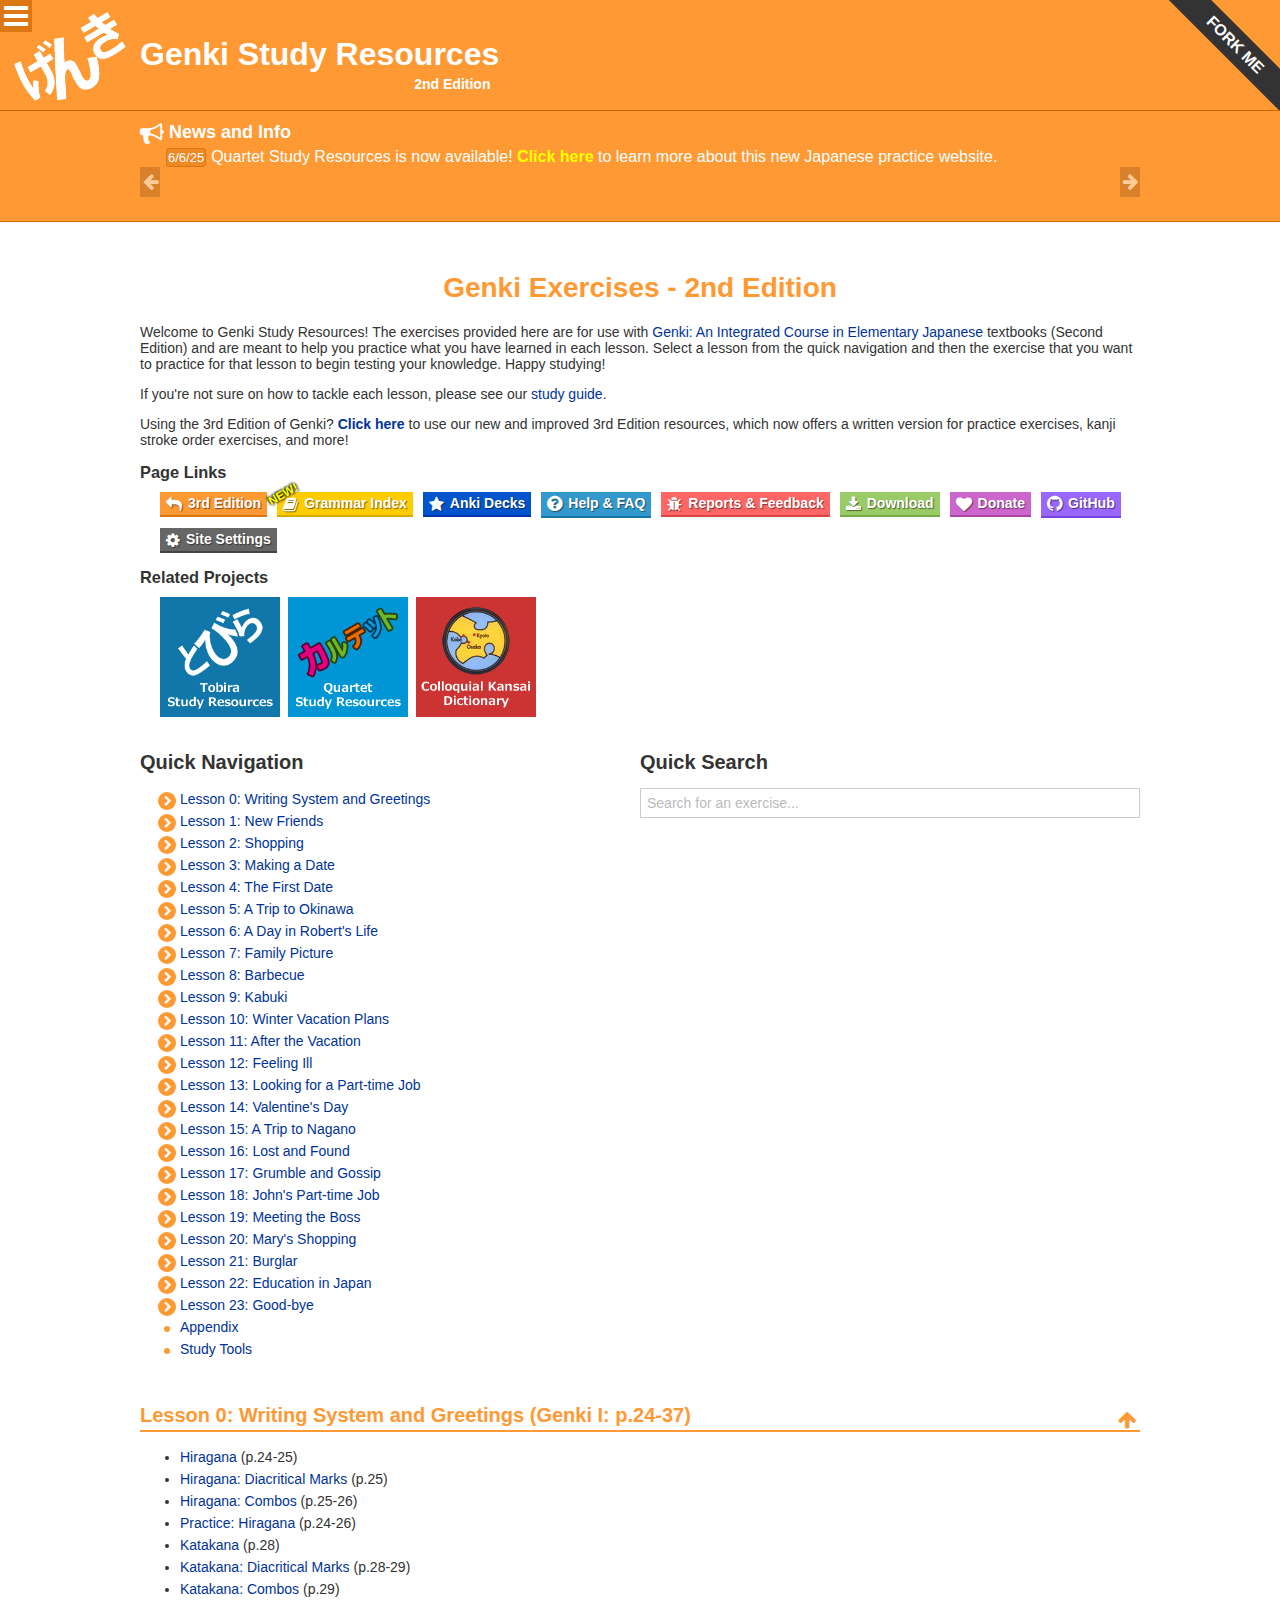
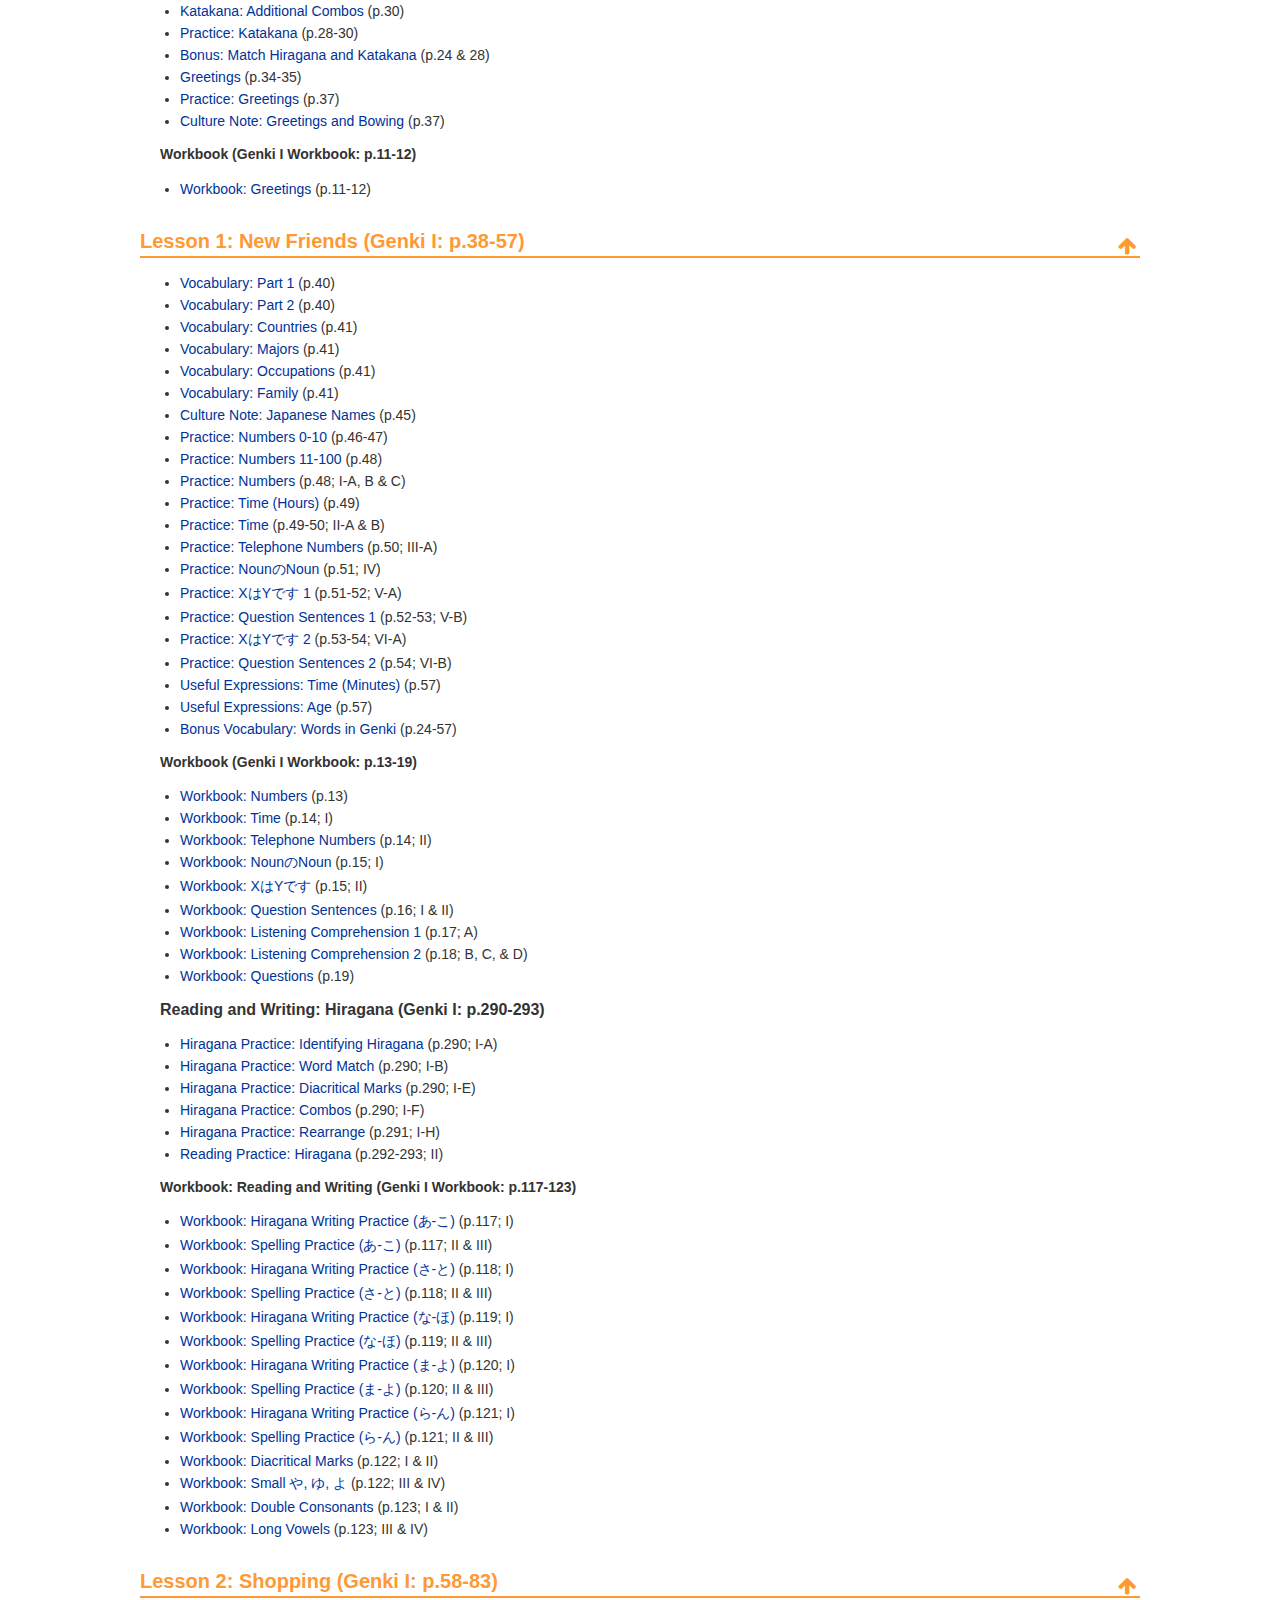
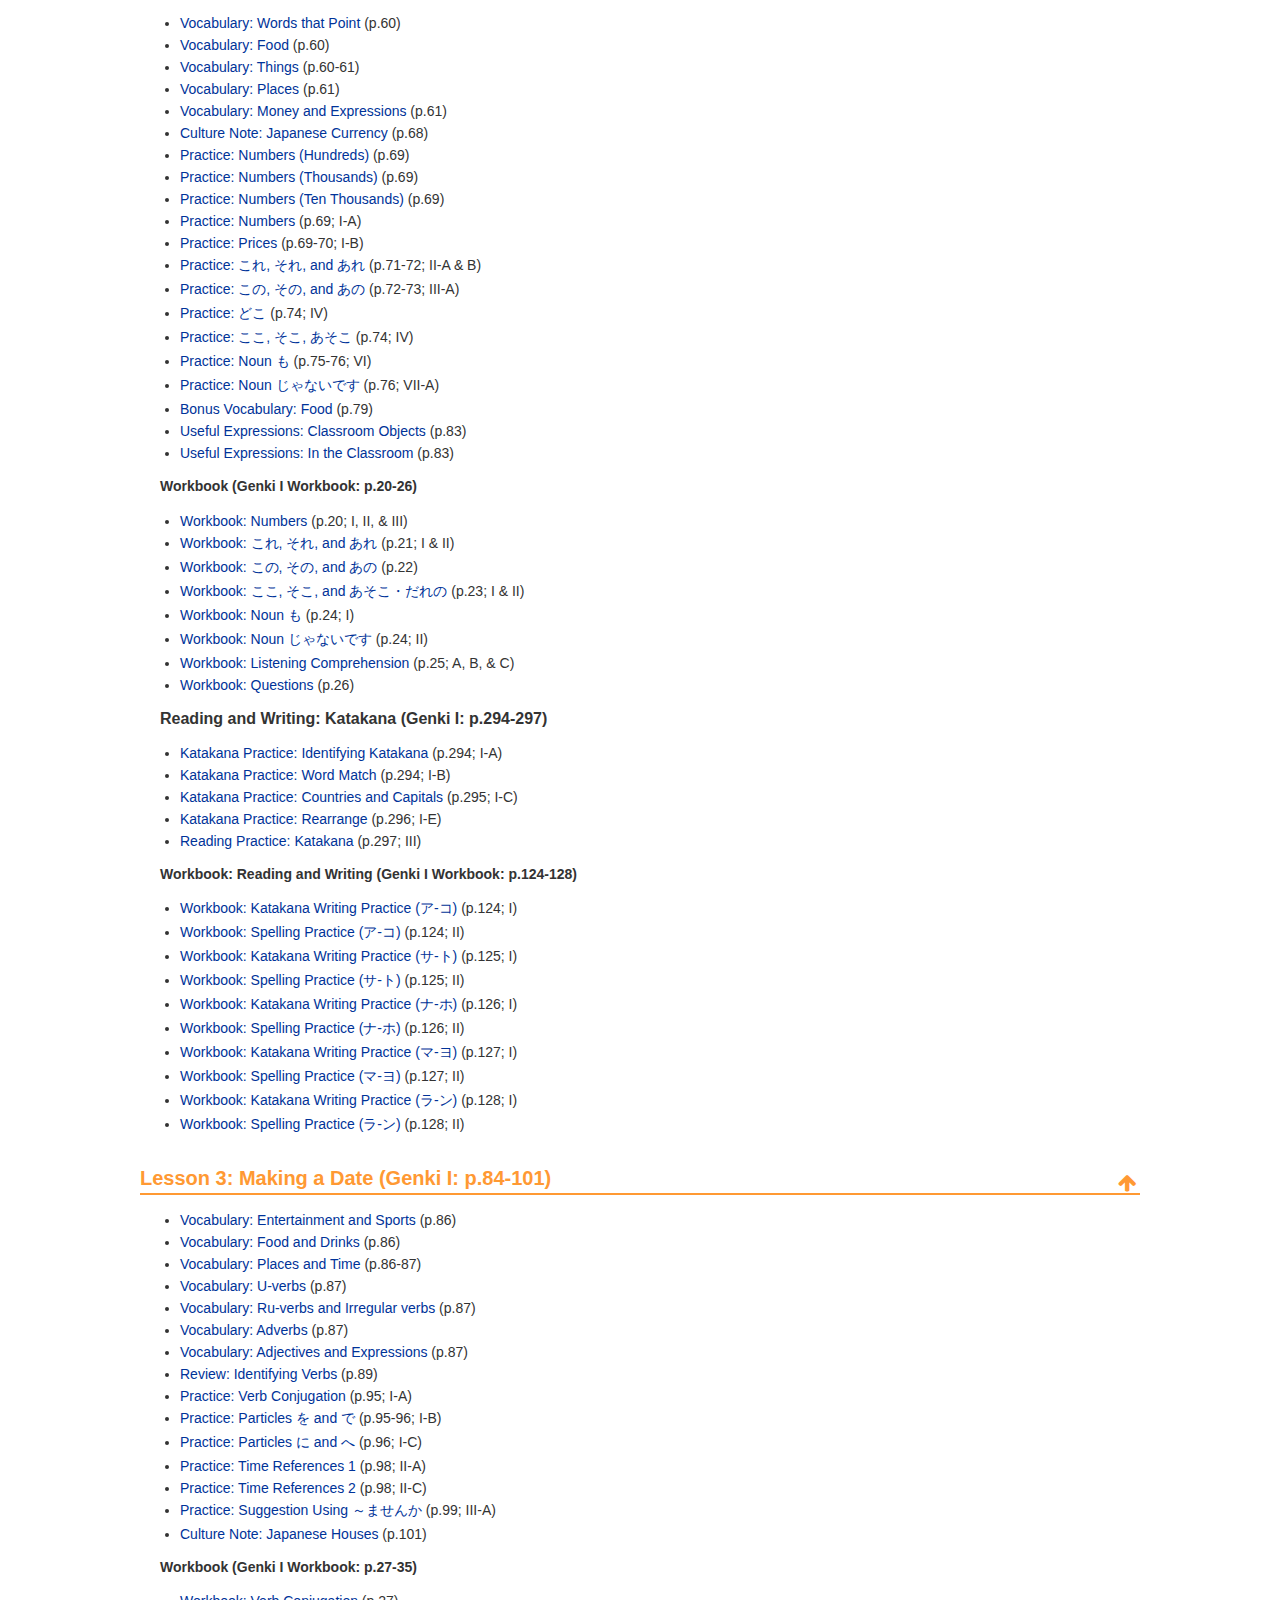
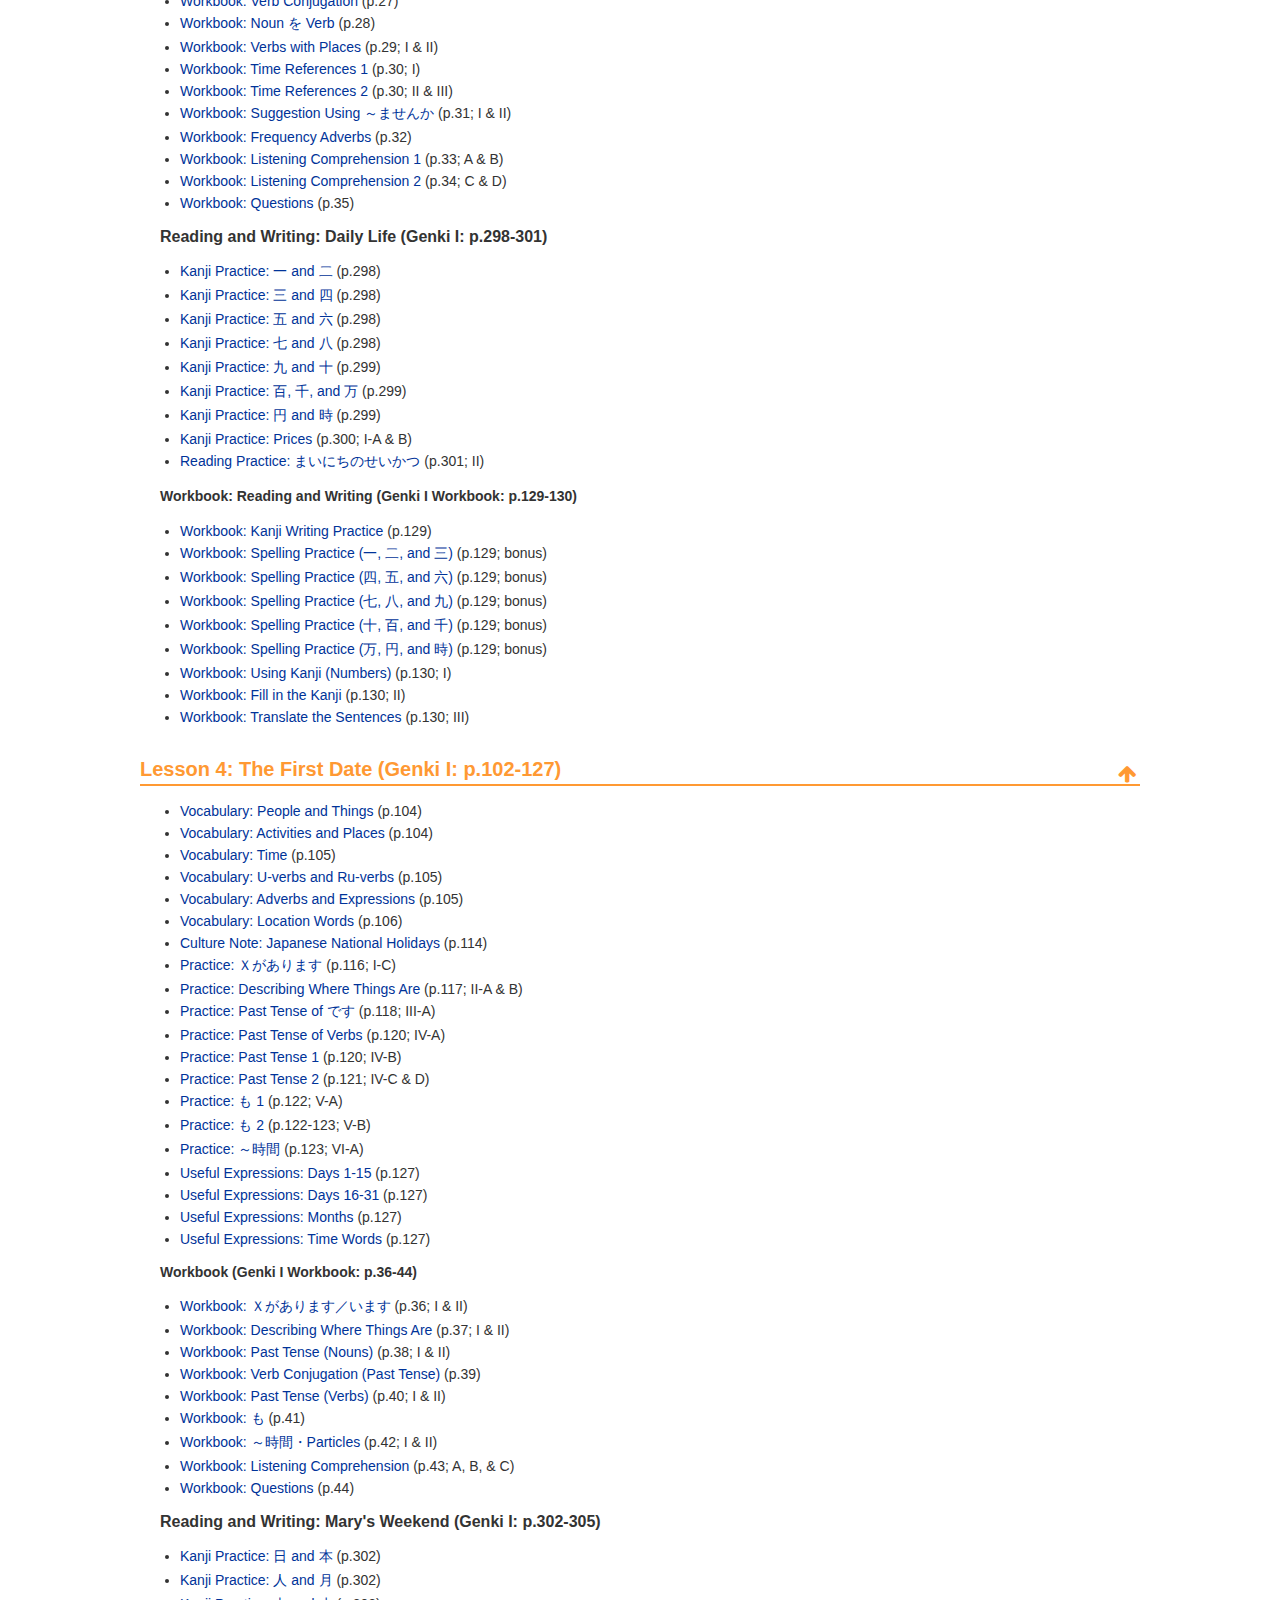
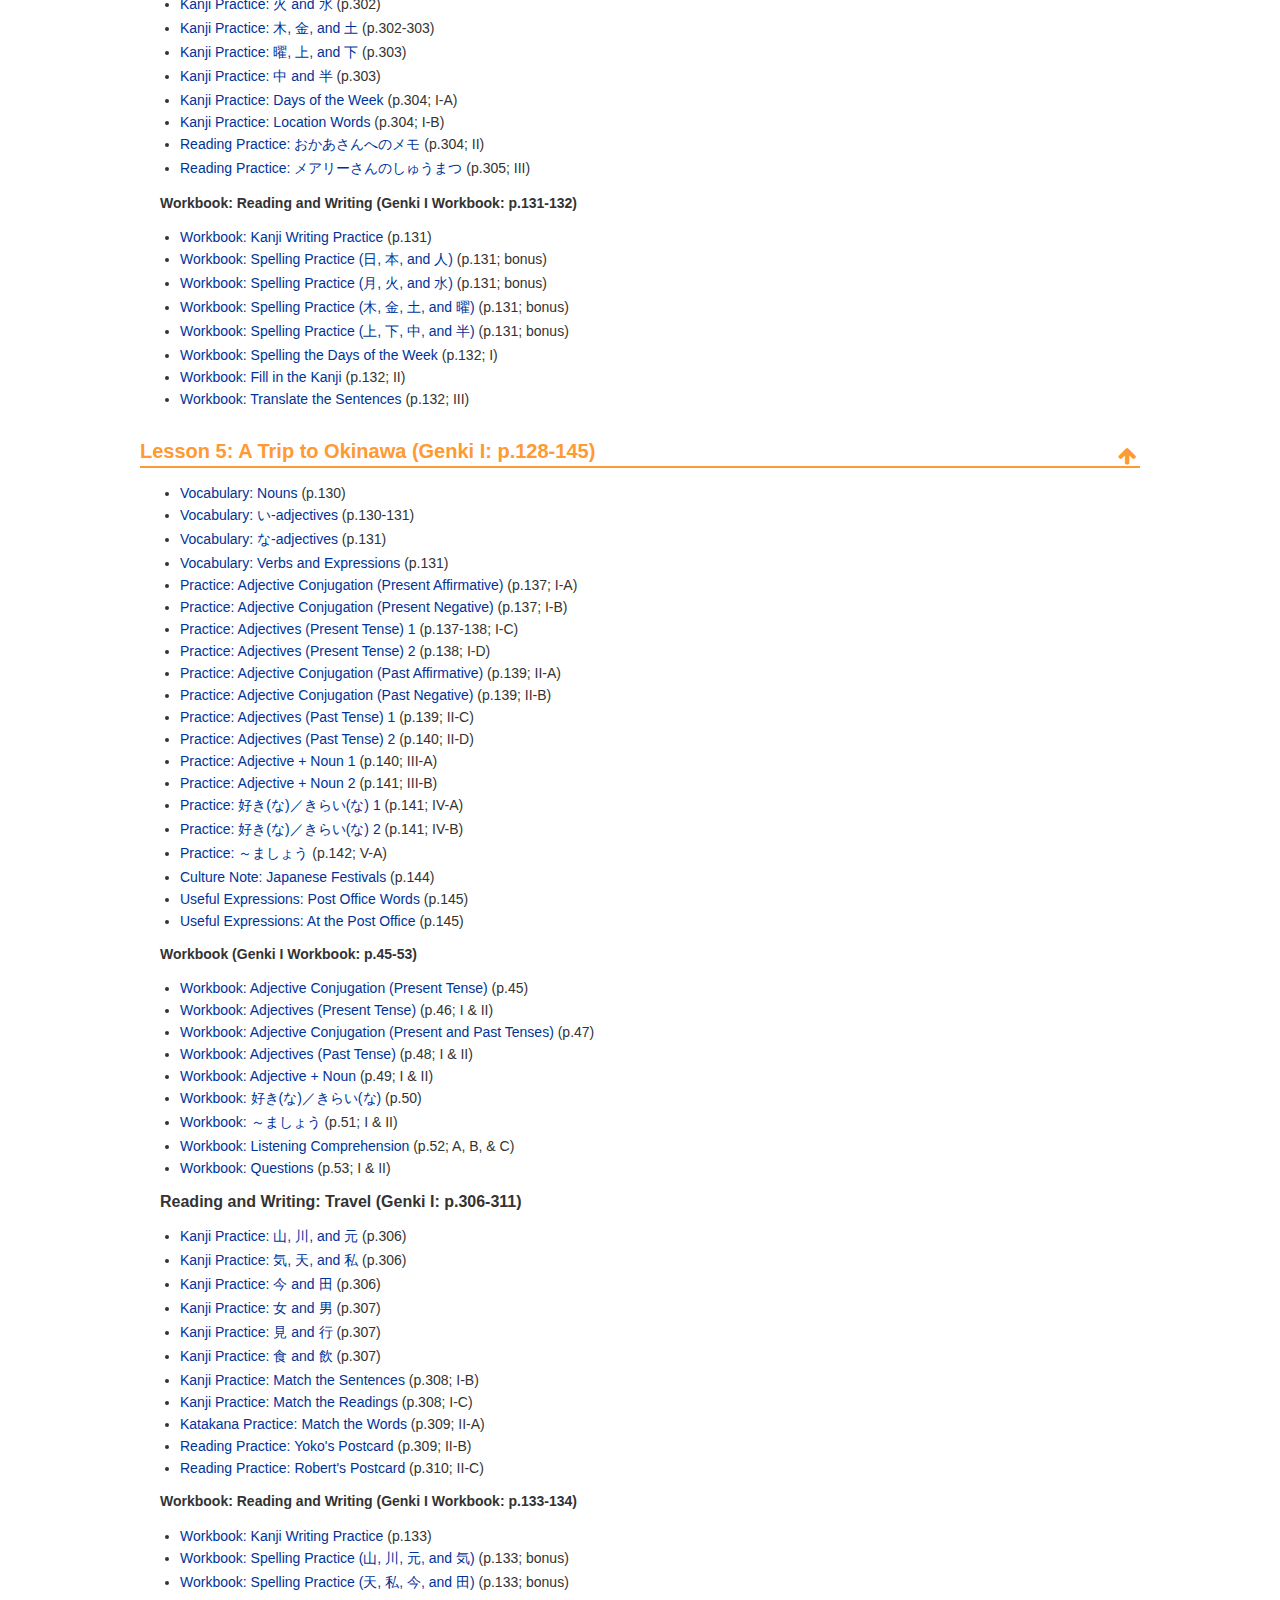
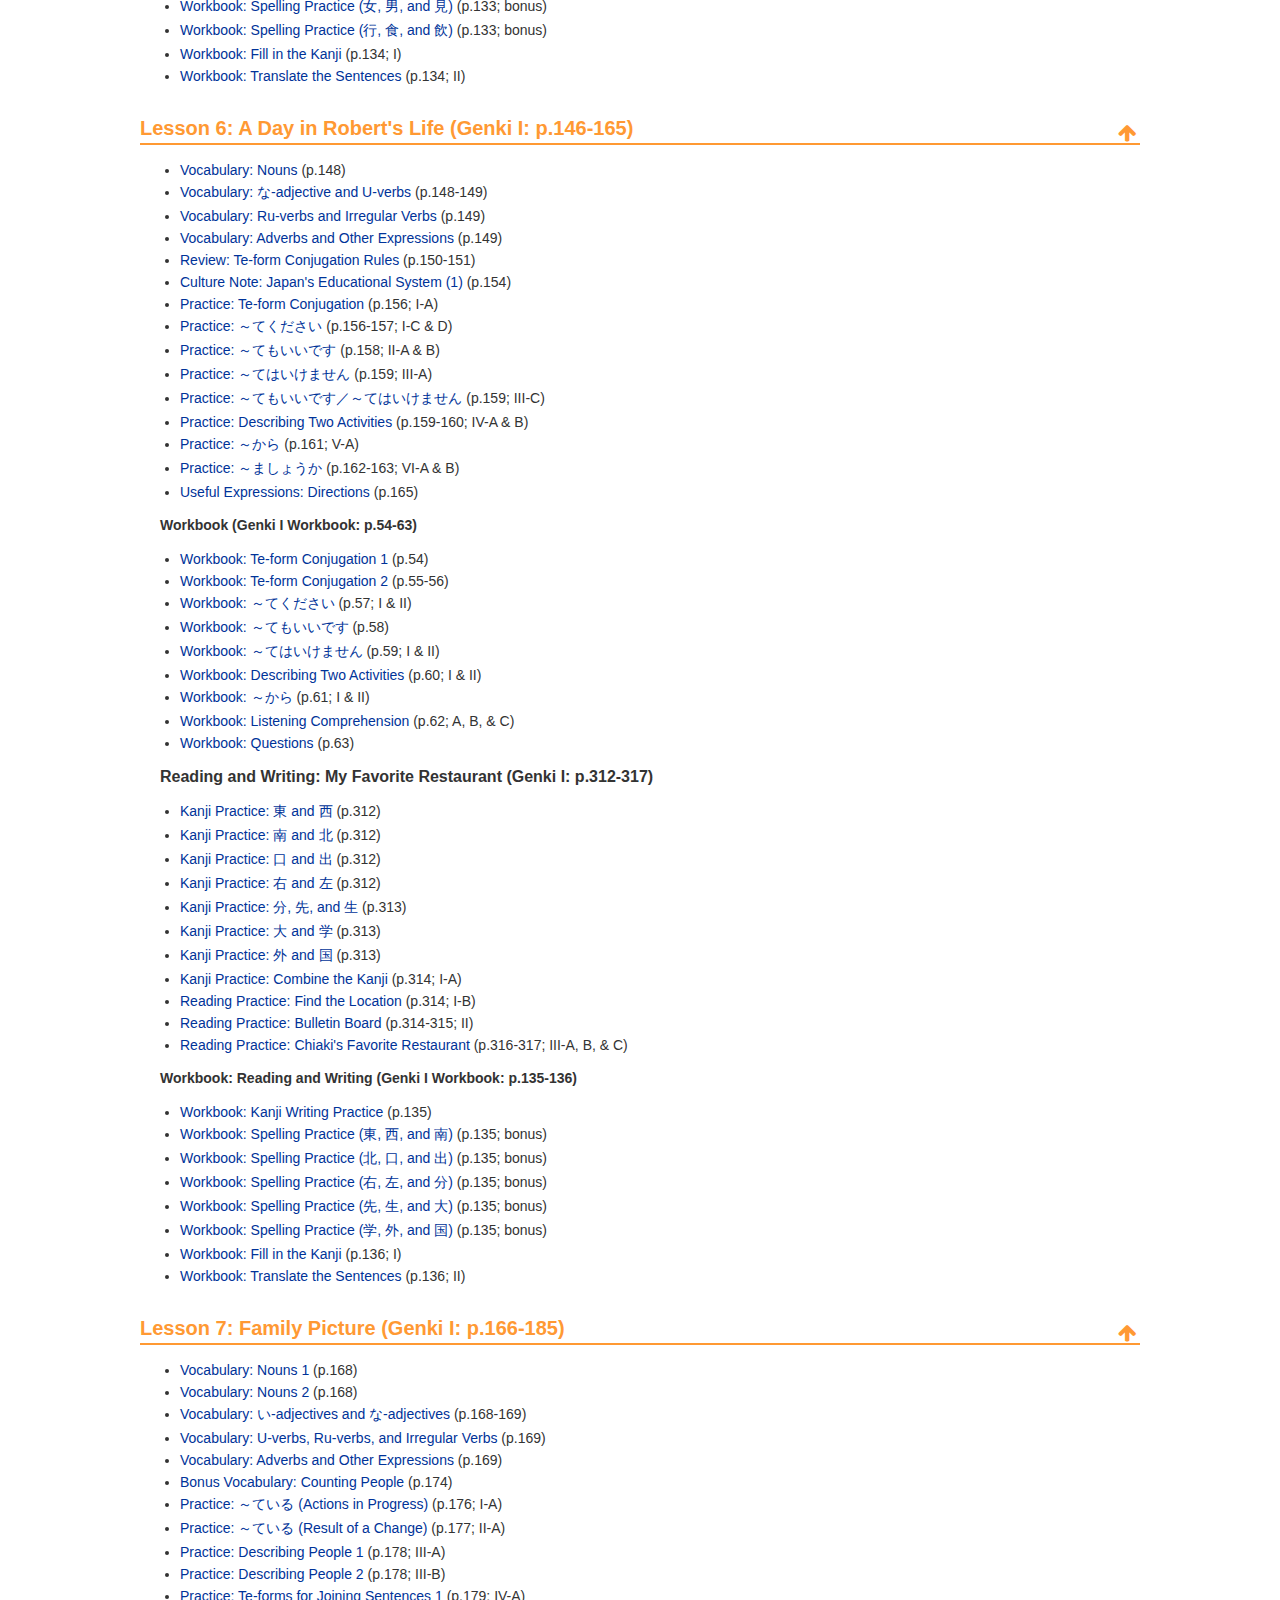
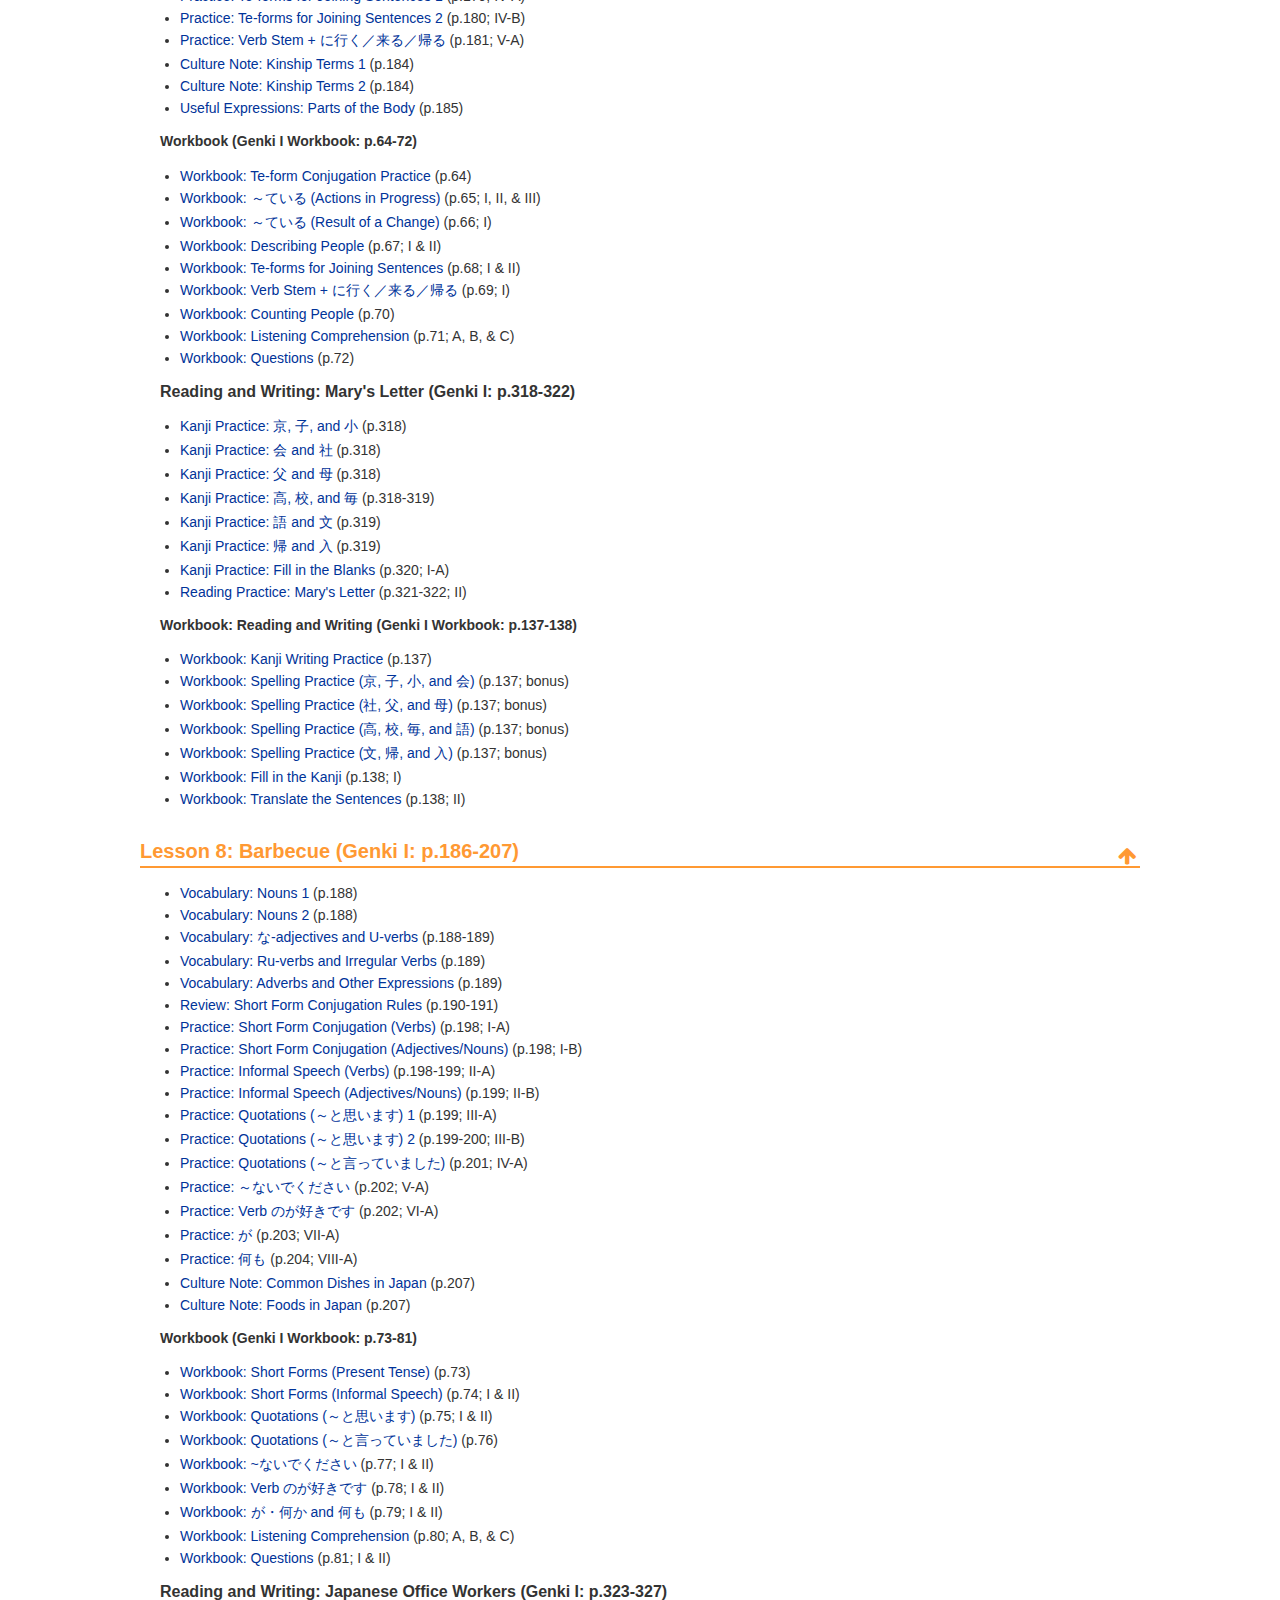
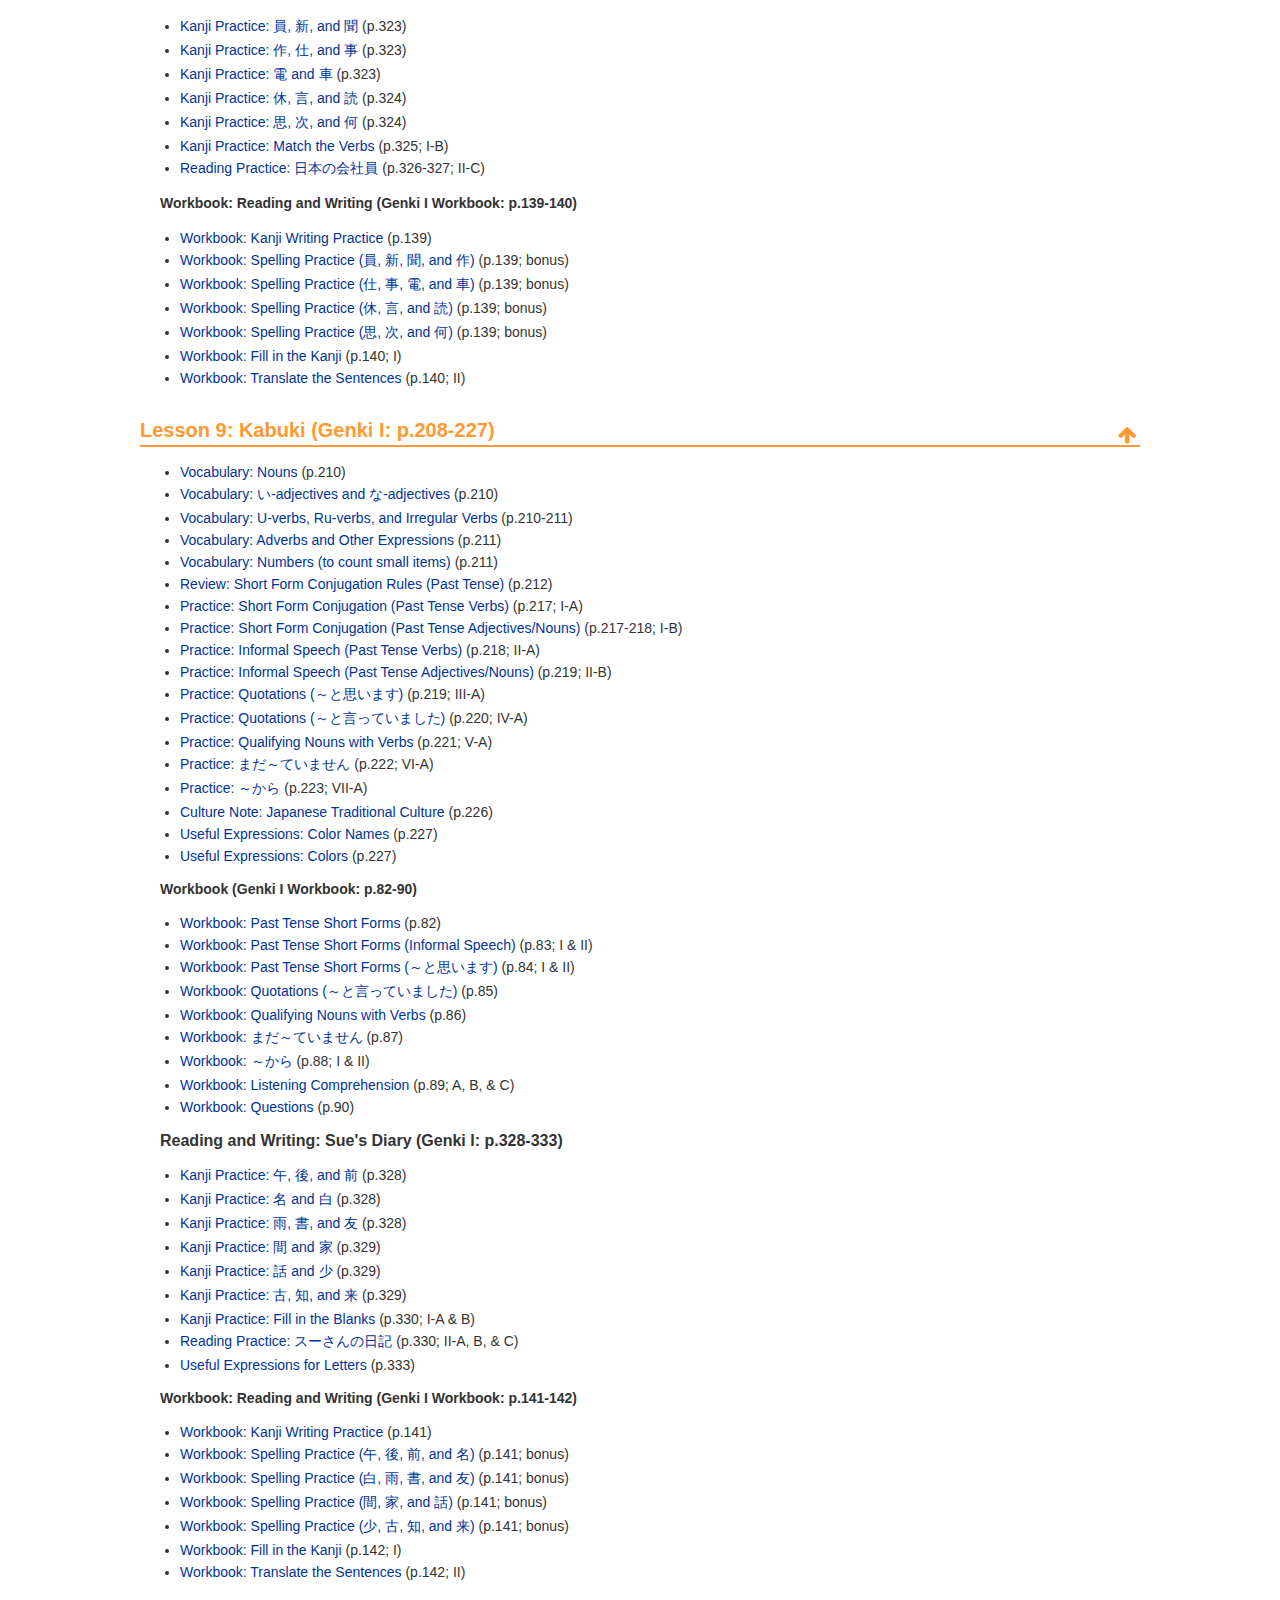
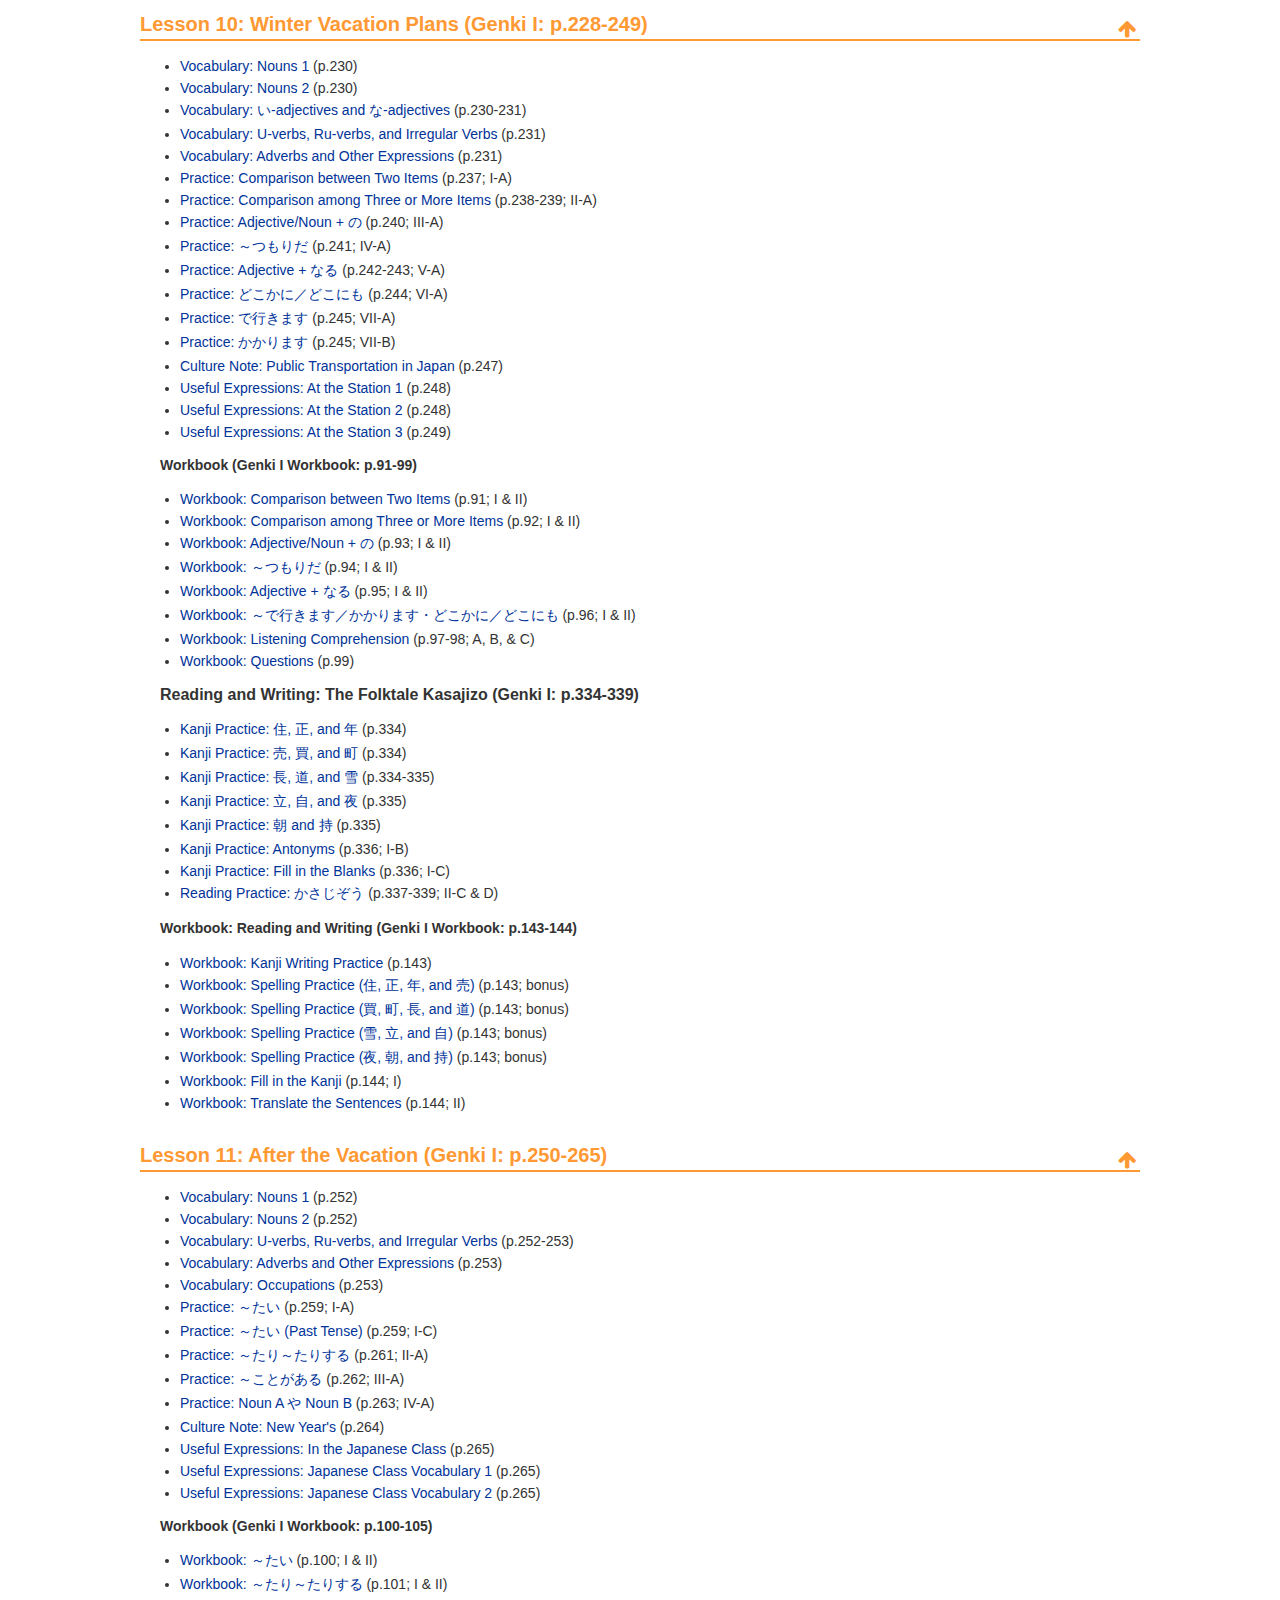
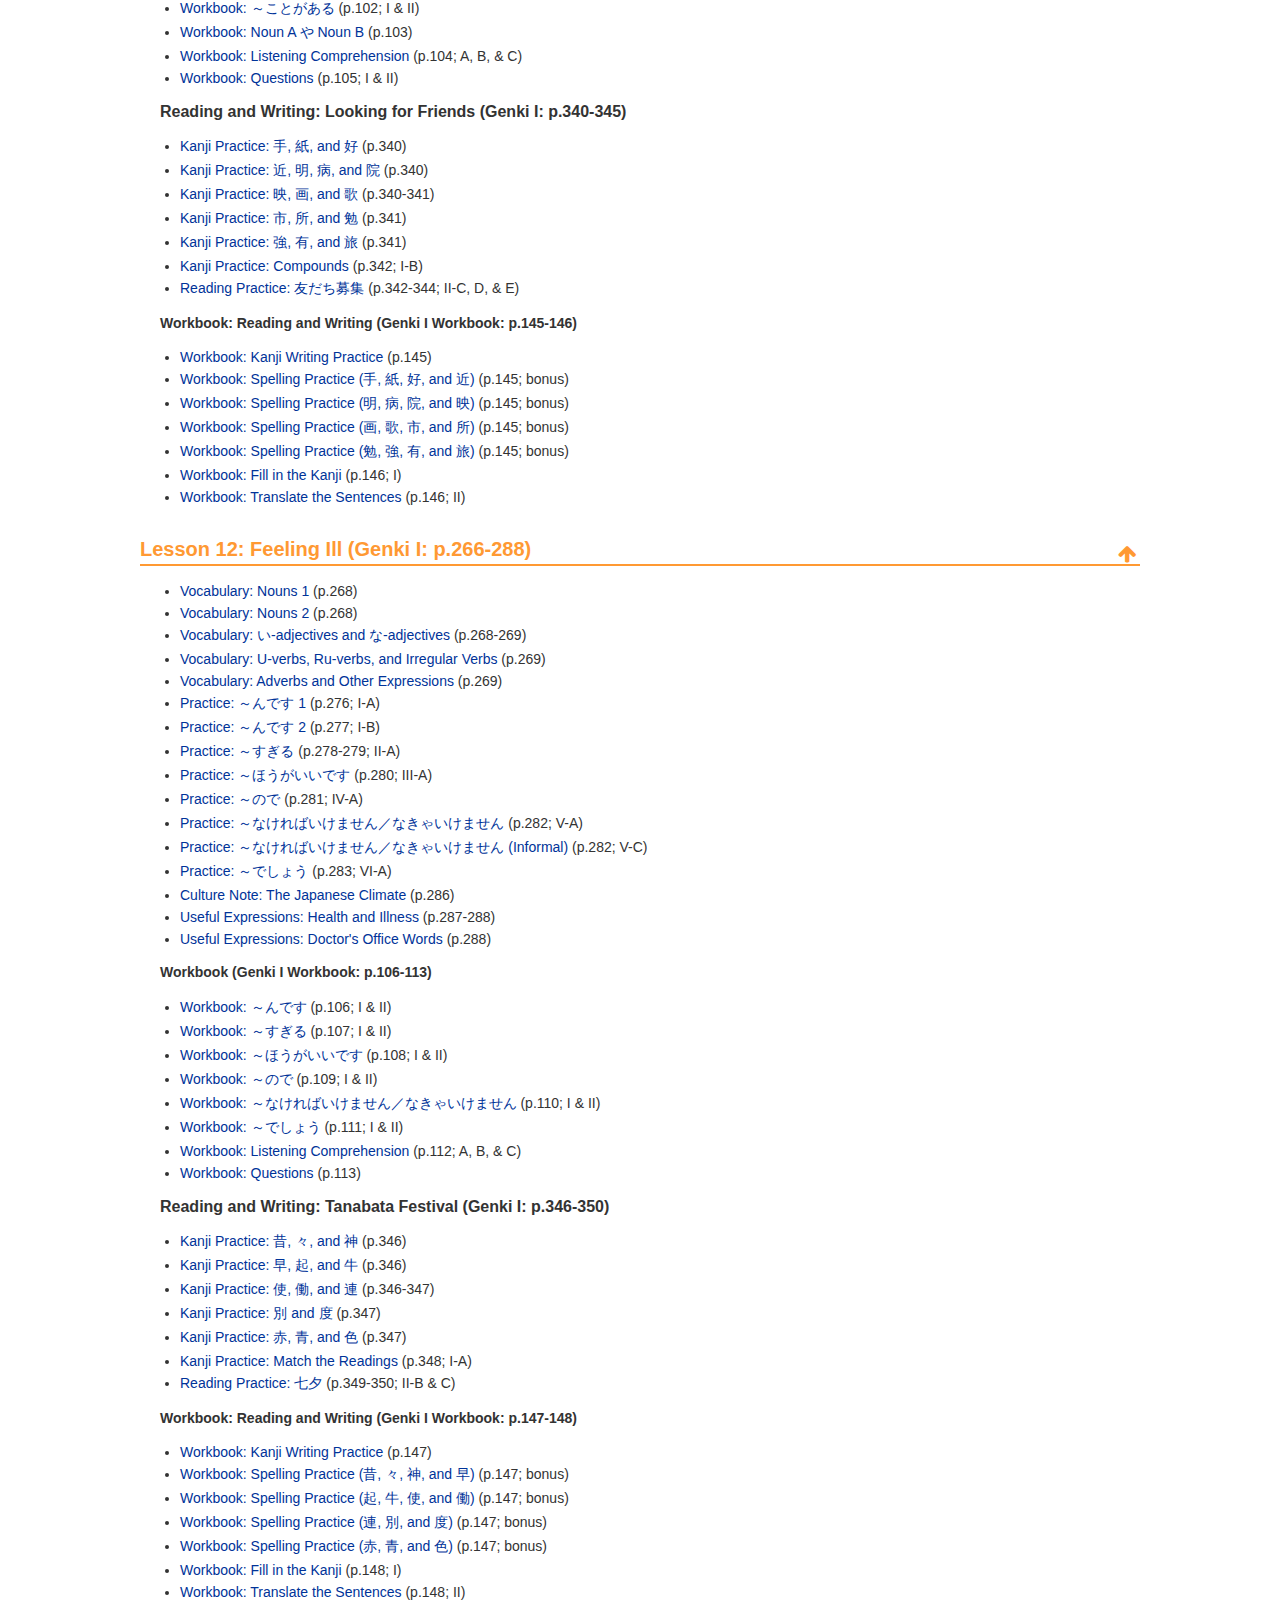
<file: index.html>
﻿<!DOCTYPE html>
<html lang="en" prefix="og: http://ogp.me/ns#" class="lang-en">
  <head>
    <meta charset="UTF-8">
    <title>Genki Exercises - 2nd Edition | Genki Study Resources</title>
    <meta name="title" content="Genki Exercises - 2nd Edition | Genki Study Resources">
    <meta name="twitter:title" content="Genki Exercises - 2nd Edition | Genki Study Resources">
    <meta property="og:title" content="Genki Exercises - 2nd Edition | Genki Study Resources">
    <meta name="description" content="Genki Study Resources offers a vast collection of exercises for practicing what is taught in Genki: An Integrated Course in Elementary Japanese.">
    <meta property="og:description" content="Genki Study Resources offers a vast collection of exercises for practicing what is taught in Genki: An Integrated Course in Elementary Japanese.">
    <link rel="shortcut icon" type="image/x-icon" href="resources/images/genkico.ico">

    <meta name="keywords" content="Genki I, Genki II, 2nd Edition, 3rd Edition, Workbook, Exercises, Quizzes, Answers" lang="en">
    <meta name="language" content="en">
    <meta name="viewport" content="width=device-width, initial-scale=1">

    <meta property="og:site_name" content="sethclydesdale.github.io">
    <meta property="og:url" content="https://sethclydesdale.github.io/genki-study-resources/">
    <meta property="og:type" content="website">
    <meta property="og:image" content="https://sethclydesdale.github.io/genki-study-resources/resources/images/genki-thumb.png">
    <meta name="twitter:card" content="summary">
    <meta name="twitter:creator" content="@SethC1995">

    <link rel="stylesheet" href="resources/css/stylesheet.min.css">
    <script src="resources/javascript/head.min.js"></script>
    <script src="resources/javascript/ga.js" async></script>
    <meta name="google-site-verification" content="a6Dkj3tZ7SEai-QbfbOI0M0Jb65Lp18nbY1Hl3LwOro">
  </head>

  <body>
    
    <header>
      <h1><a href="./" id="home-link" class="edition-icon second-ed">Genki Study Resources</a></h1>
      <a id="fork-me" href="https://github.com/SethClydesdale/genki-study-resources">Fork Me</a>
    </header>
    
    <div id="announcement">
      <div id="announce-inner">
        <h3><i class="fa">&#xf0a1;</i> News and Info</h3>
        <div id="announce-list">
          <div id="announcement-controls" style="display:none;">
            <button class="button announce-controls button-left" onclick="GenkiAnn.next(-1, true);"><i class="fa">&#xf060;</i></button>
            <button class="button announce-controls button-right" onclick="GenkiAnn.next(+1, true);"><i class="fa">&#xf061;</i></button>
          </div>
          <noscript><div class="announcement">Please enable JavaScript to get the latest news and info.</div></noscript>
        </div>
      </div>
    </div>
    
    <div id="content">
      <div id="lessons" class="content-block">
        <h2 class="title center" id="edition-title">Genki Exercises - 2nd Edition</h2>
        
        <p>Welcome to Genki Study Resources! The exercises provided here are for use with <a href="http://genki.japantimes.co.jp/index_en">Genki: An Integrated Course in Elementary Japanese</a> textbooks (Second Edition) and are meant to help you practice what you have learned in each lesson. Select a lesson from the quick navigation and then the exercise that you want to practice for that lesson to begin testing your knowledge. Happy studying!</p>
        
        <p>If you're not sure on how to tackle each lesson, please see our <a href="help/study-guide/">study guide</a>.</p>
        
        <p>Using the 3rd Edition of Genki? <a href="lessons-3rd/"><b>Click here</b></a> to use our new and improved 3rd Edition resources, which now offers a written version for practice exercises, kanji stroke order exercises, and more!</p>
        
        <h3 id="page-links"><span class="en">Page Links</span><span class="ja">ページリンク</span></h3>
        <div id="link-list" class="normal-block indent-block">
          <span><a id="link-edition" href="lessons-3rd/"><i class="fa">&#xf112;</i><span class="en">3rd Edition</span><span class="ja">第3版</span></a></span>
          <span><a id="link-grammar" href="lessons-3rd/appendix/grammar-index/"><i class="fa">&#xf02d;</i><span class="en">Grammar Index</span><span class="ja">文法索引</span></a></span>
          <span><a id="link-anki" href="help/anki-decks/"><i class="fa">&#xf005;</i><span class="en">Anki Decks</span><span class="ja">Ankiのデッキ</span></a></span>
          <span><a id="link-help" href="help/"><i class="fa">&#xf059;</i><span class="en">Help &amp; FAQ</span><span class="ja">FAQ</span></a></span>
          <span><a id="link-report" href="report/"><i class="fa">&#xf188;</i><span class="en">Reports &amp; Feedback</span><span class="ja">フィードバックを送る</span></a></span>
          <span><a id="link-download" href="download/"><i class="fa">&#xf019;</i><span class="en">Download</span><span class="ja">ダウンロードする</span></a></span>
          <span><a id="link-donate" href="donate/"><i class="fa">&#xf004;</i><span class="en">Donate</span><span class="ja">支援する</span></a></span>
          <span><a id="link-github" href="https://github.com/SethClydesdale/genki-study-resources"><i class="fa">&#xf09b;</i>GitHub</a></span>
          <span><a id="link-settings" href="#genki-site-settings" onclick="GenkiSettings.manager(); return false;"><i class="fa">&#xf013;</i><span class="en">Site Settings</span><span class="ja">設定</span></a></span>
        </div>
        
        <h3 id="related-projects"><span class="en">Related Projects</span><span class="ja">関連のプロジェクト</span></h3>

        <div id="project-list" class="normal-block indent-block">
          <a href="https://sethclydesdale.github.io/tobira-study-resources/" title="Tobira Study Resources"><img src="resources/images/tobira-img.png" alt="Tobira Study Resources"></a>
          <a href="https://sethclydesdale.github.io/quartet-study-resources/" title="Quartet Study Resources"><img src="resources/images/quartet-img.png" alt="Quartet Study Resources"></a>
          <a href="https://sethclydesdale.github.io/colloquial-kansai-dictionary/" title="Colloquial Kansai Dictionary"><img src="resources/images/kansai-img.png" alt="Colloquial Kansai Dictionary"></a>
        </div>
        <br>
        
        <div id="quick-actions" class="columns-2 clear">
          <div>
            <h2 id="quick-nav"><span class="en">Quick Navigation</span><span class="ja">クイックナビゲーション</span></h2>
            <ul id="quick-nav-list">
              <li><a href="#lesson-0">Lesson 0: Writing System and Greetings</a></li>
              <li><a href="#lesson-1">Lesson 1: New Friends</a></li>
              <li><a href="#lesson-2">Lesson 2: Shopping</a></li>
              <li><a href="#lesson-3">Lesson 3: Making a Date</a></li>
              <li><a href="#lesson-4">Lesson 4: The First Date</a></li>
              <li><a href="#lesson-5">Lesson 5: A Trip to Okinawa</a></li>
              <li><a href="#lesson-6">Lesson 6: A Day in Robert's Life</a></li>
              <li><a href="#lesson-7">Lesson 7: Family Picture</a></li>
              <li><a href="#lesson-8">Lesson 8: Barbecue</a></li>
              <li><a href="#lesson-9">Lesson 9: Kabuki</a></li>
              <li><a href="#lesson-10">Lesson 10: Winter Vacation Plans</a></li>
              <li><a href="#lesson-11">Lesson 11: After the Vacation</a></li>
              <li><a href="#lesson-12">Lesson 12: Feeling Ill</a></li>
              <li><a href="#lesson-13">Lesson 13: Looking for a Part-time Job</a></li>
              <li><a href="#lesson-14">Lesson 14: Valentine's Day</a></li>
              <li><a href="#lesson-15">Lesson 15: A Trip to Nagano</a></li>
              <li><a href="#lesson-16">Lesson 16: Lost and Found</a></li>
              <li><a href="#lesson-17">Lesson 17: Grumble and Gossip</a></li>
              <li><a href="#lesson-18">Lesson 18: John's Part-time Job</a></li>
              <li><a href="#lesson-19">Lesson 19: Meeting the Boss</a></li>
              <li><a href="#lesson-20">Lesson 20: Mary's Shopping</a></li>
              <li><a href="#lesson-21">Lesson 21: Burglar</a></li>
              <li><a href="#lesson-22">Lesson 22: Education in Japan</a></li>
              <li><a href="#lesson-23">Lesson 23: Good-bye</a></li>
              <li><a href="#appendix">Appendix</a></li>
              <li><a href="#tools">Study Tools</a></li>
            </ul>
          </div>
          
          <div>
            <h2 id="quick-search-exercises"><span class="en">Quick Search</span><span class="ja">クイックサーチ</span> <span id="quick-search-hits"></span></h2>
            <div id="quick-search-wrapper">
              <input id="quick-search" type="text" placeholder="Search for an exercise...">
              <ul id="quick-search-results"></ul>
            </div>
          </div>
        </div>
        
        <h2 id="lesson-0" class="lesson-title">Lesson 0: Writing System and Greetings (Genki I: p.24-37)</h2>
        <div id="exercises-0" class="lesson-exercises">
          <ul>
            <li><a href="lessons/lesson-0/hiragana-1/">Hiragana</a> (p.24-25)</li>
            <li><a href="lessons/lesson-0/hiragana-2/">Hiragana: Diacritical Marks</a> (p.25)</li>
            <li><a href="lessons/lesson-0/hiragana-3/">Hiragana: Combos</a> (p.25-26)</li>
            <li><a href="lessons/lesson-0/hiragana-4/">Practice: Hiragana</a> (p.24-26)</li>
            <li><a href="lessons/lesson-0/katakana-1/">Katakana</a> (p.28)</li>
            <li><a href="lessons/lesson-0/katakana-2/">Katakana: Diacritical Marks</a> (p.28-29)</li>
            <li><a href="lessons/lesson-0/katakana-3/">Katakana: Combos</a> (p.29)</li>
            <li><a href="lessons/lesson-0/katakana-4/">Katakana: Additional Combos</a> (p.30)</li>
            <li><a href="lessons/lesson-0/katakana-5/">Practice: Katakana</a> (p.28-30)</li>
            <li><a href="lessons/lesson-0/match-1/">Bonus: Match Hiragana and Katakana</a> (p.24 &amp; 28)</li>
            <li><a href="lessons/lesson-0/greetings/">Greetings</a> (p.34-35)</li>
            <li><a href="lessons/lesson-0/greetings-practice/">Practice: Greetings</a> (p.37)</li>
            <li><a href="lessons/lesson-0/culture-1/">Culture Note: Greetings and Bowing</a> (p.37)</li>
          </ul>
          <h3 id="workbook-0" class="workbook-title">Workbook (Genki I Workbook: p.11-12)</h3>
          <ul>
            <li><a href="lessons/lesson-0/workbook-1/">Workbook: Greetings</a> (p.11-12)</li>
          </ul>
        </div>
        
        <h2 id="lesson-1" class="lesson-title">Lesson 1: New Friends (Genki I: p.38-57)</h2>
        <div id="exercises-1" class="lesson-exercises">
          <ul>
            <li><a href="lessons/lesson-1/vocab-1/">Vocabulary: Part 1</a> (p.40)</li>
            <li><a href="lessons/lesson-1/vocab-2/">Vocabulary: Part 2</a> (p.40)</li>
            <li><a href="lessons/lesson-1/vocab-3/">Vocabulary: Countries</a> (p.41)</li>
            <li><a href="lessons/lesson-1/vocab-4/">Vocabulary: Majors</a> (p.41)</li>
            <li><a href="lessons/lesson-1/vocab-5/">Vocabulary: Occupations</a> (p.41)</li>
            <li><a href="lessons/lesson-1/vocab-6/">Vocabulary: Family</a> (p.41)</li>
            <li><a href="lessons/lesson-1/culture-1/">Culture Note: Japanese Names</a> (p.45)</li>
            <li><a href="lessons/lesson-1/numbers-1/">Practice: Numbers 0-10</a> (p.46-47)</li>
            <li><a href="lessons/lesson-1/numbers-2/">Practice: Numbers 11-100</a> (p.48)</li>
            <li><a href="lessons/lesson-1/numbers-3/">Practice: Numbers</a> (p.48; I-A, B &amp; C)</li>
            <li><a href="lessons/lesson-1/time-1/">Practice: Time (Hours)</a> (p.49)</li>
            <li><a href="lessons/lesson-1/time-2/">Practice: Time</a> (p.49-50; II-A &amp; B)</li>
            <li><a href="lessons/lesson-1/phone-1/">Practice: Telephone Numbers</a> (p.50; III-A)</li>
            <li><a href="lessons/lesson-1/grammar-1/">Practice: NounのNoun</a> (p.51; IV)</li>
            <li><a href="lessons/lesson-1/grammar-2/">Practice: XはYです 1</a> (p.51-52; V-A)</li>
            <li><a href="lessons/lesson-1/grammar-3/">Practice: Question Sentences 1</a> (p.52-53; V-B)</li>
            <li><a href="lessons/lesson-1/grammar-4/">Practice: XはYです 2</a> (p.53-54; VI-A)</li>
            <li><a href="lessons/lesson-1/grammar-5/">Practice: Question Sentences 2</a> (p.54; VI-B)</li>
            <li><a href="lessons/lesson-1/time-3/">Useful Expressions: Time (Minutes)</a> (p.57)</li>
            <li><a href="lessons/lesson-1/age-1/">Useful Expressions: Age</a> (p.57)</li>
            <li><a href="lessons/lesson-1/vocab-7/">Bonus Vocabulary: Words in Genki</a> (p.24-57)</li>
          </ul>
          <h3 id="workbook-1" class="workbook-title">Workbook (Genki I Workbook: p.13-19)</h3>
          <ul>
            <li><a href="lessons/lesson-1/workbook-1/">Workbook: Numbers</a> (p.13)</li>
            <li><a href="lessons/lesson-1/workbook-2/">Workbook: Time</a> (p.14; I)</li>
            <li><a href="lessons/lesson-1/workbook-3/">Workbook: Telephone Numbers</a> (p.14; II)</li>
            <li><a href="lessons/lesson-1/workbook-4/">Workbook: NounのNoun</a> (p.15; I)</li>
            <li><a href="lessons/lesson-1/workbook-5/">Workbook: XはYです</a> (p.15; II)</li>
            <li><a href="lessons/lesson-1/workbook-6/">Workbook: Question Sentences</a> (p.16; I &amp; II)</li>
            <li><a href="lessons/lesson-1/workbook-8/">Workbook: Listening Comprehension 1</a> (p.17; A)</li>
            <li><a href="lessons/lesson-1/workbook-9/">Workbook: Listening Comprehension 2</a> (p.18; B, C, &amp; D)</li>
            <li><a href="lessons/lesson-1/workbook-7/">Workbook: Questions</a> (p.19)</li>
          </ul>
          <h3 id="literacy-1" class="sub-lesson-title">Reading and Writing: Hiragana (Genki I: p.290-293)</h3>
          <ul>
            <li><a href="lessons/lesson-1/literacy-1/">Hiragana Practice: Identifying Hiragana</a> (p.290; I-A)</li>
            <li><a href="lessons/lesson-1/literacy-2/">Hiragana Practice: Word Match</a> (p.290; I-B)</li>
            <li><a href="lessons/lesson-1/literacy-3/">Hiragana Practice: Diacritical Marks</a> (p.290; I-E)</li>
            <li><a href="lessons/lesson-1/literacy-4/">Hiragana Practice: Combos</a> (p.290; I-F)</li>
            <li><a href="lessons/lesson-1/literacy-5/">Hiragana Practice: Rearrange</a> (p.291; I-H)</li>
            <li><a href="lessons/lesson-1/literacy-6/">Reading Practice: Hiragana</a> (p.292-293; II)</li>
          </ul>
          <h3 id="literacy-workbook-1" class="workbook-title">Workbook: Reading and Writing (Genki I Workbook: p.117-123)</h3>
          <ul>
            <li><a href="lessons/lesson-1/literacy-wb-1/">Workbook: Hiragana Writing Practice (あ-こ)</a> (p.117; I)</li>
            <li><a href="lessons/lesson-1/literacy-wb-2/">Workbook: Spelling Practice (あ-こ)</a> (p.117; II &amp; III)</li>
            <li><a href="lessons/lesson-1/literacy-wb-3/">Workbook: Hiragana Writing Practice (さ-と)</a> (p.118; I)</li>
            <li><a href="lessons/lesson-1/literacy-wb-4/">Workbook: Spelling Practice (さ-と)</a> (p.118; II &amp; III)</li>
            <li><a href="lessons/lesson-1/literacy-wb-5/">Workbook: Hiragana Writing Practice (な-ほ)</a> (p.119; I)</li>
            <li><a href="lessons/lesson-1/literacy-wb-6/">Workbook: Spelling Practice (な-ほ)</a> (p.119; II &amp; III)</li>
            <li><a href="lessons/lesson-1/literacy-wb-7/">Workbook: Hiragana Writing Practice (ま-よ)</a> (p.120; I)</li>
            <li><a href="lessons/lesson-1/literacy-wb-8/">Workbook: Spelling Practice (ま-よ)</a> (p.120; II &amp; III)</li>
            <li><a href="lessons/lesson-1/literacy-wb-9/">Workbook: Hiragana Writing Practice (ら-ん)</a> (p.121; I)</li>
            <li><a href="lessons/lesson-1/literacy-wb-10/">Workbook: Spelling Practice (ら-ん)</a> (p.121; II &amp; III)</li>
            <li><a href="lessons/lesson-1/literacy-wb-11/">Workbook: Diacritical Marks</a> (p.122; I &amp; II)</li>
            <li><a href="lessons/lesson-1/literacy-wb-12/">Workbook: Small や, ゆ, よ</a> (p.122; III &amp; IV)</li>
            <li><a href="lessons/lesson-1/literacy-wb-13/">Workbook: Double Consonants</a> (p.123; I &amp; II)</li>
            <li><a href="lessons/lesson-1/literacy-wb-14/">Workbook: Long Vowels</a> (p.123; III &amp; IV)</li>
          </ul>
        </div>
        
        <h2 id="lesson-2" class="lesson-title">Lesson 2: Shopping (Genki I: p.58-83)</h2>
        <div id="exercises-2" class="lesson-exercises">
          <ul>
            <li><a href="lessons/lesson-2/vocab-1/">Vocabulary: Words that Point</a> (p.60)</li>
            <li><a href="lessons/lesson-2/vocab-2/">Vocabulary: Food</a> (p.60)</li>
            <li><a href="lessons/lesson-2/vocab-3/">Vocabulary: Things</a> (p.60-61)</li>
            <li><a href="lessons/lesson-2/vocab-4/">Vocabulary: Places</a> (p.61)</li>
            <li><a href="lessons/lesson-2/vocab-5/">Vocabulary: Money and Expressions</a> (p.61)</li>
            <li><a href="lessons/lesson-2/culture-1/">Culture Note: Japanese Currency</a> (p.68)</li>
            <li><a href="lessons/lesson-2/numbers-1/">Practice: Numbers (Hundreds)</a> (p.69)</li>
            <li><a href="lessons/lesson-2/numbers-2/">Practice: Numbers (Thousands)</a> (p.69)</li>
            <li><a href="lessons/lesson-2/numbers-3/">Practice: Numbers (Ten Thousands)</a> (p.69)</li>
            <li><a href="lessons/lesson-2/numbers-4/">Practice: Numbers</a> (p.69; I-A)</li>
            <li><a href="lessons/lesson-2/numbers-5/">Practice: Prices</a> (p.69-70; I-B)</li>
            <li><a href="lessons/lesson-2/grammar-1/">Practice: これ, それ, and あれ</a> (p.71-72; II-A &amp; B)</li>
            <li><a href="lessons/lesson-2/grammar-2/">Practice: この, その, and あの</a> (p.72-73; III-A)</li>
            <li><a href="lessons/lesson-2/grammar-3/">Practice: どこ</a> (p.74; IV)</li>
            <li><a href="lessons/lesson-2/grammar-4/">Practice: ここ, そこ, あそこ</a> (p.74; IV)</li>
            <li><a href="lessons/lesson-2/grammar-5/">Practice: Noun も</a> (p.75-76; VI)</li>
            <li><a href="lessons/lesson-2/grammar-6/">Practice: Noun じゃないです</a> (p.76; VII-A)</li>
            <li><a href="lessons/lesson-2/vocab-6/">Bonus Vocabulary: Food</a> (p.79)</li>
            <li><a href="lessons/lesson-2/vocab-7/">Useful Expressions: Classroom Objects</a> (p.83)</li>
            <li><a href="lessons/lesson-2/vocab-8/">Useful Expressions: In the Classroom</a> (p.83)</li>
          </ul>
          <h3 id="workbook-2" class="workbook-title">Workbook (Genki I Workbook: p.20-26)</h3>
          <ul>
            <li><a href="lessons/lesson-2/workbook-1/">Workbook: Numbers</a> (p.20; I, II, &amp; III)</li>
            <li><a href="lessons/lesson-2/workbook-2/">Workbook: これ, それ, and あれ</a> (p.21; I &amp; II)</li>
            <li><a href="lessons/lesson-2/workbook-3/">Workbook: この, その, and あの</a> (p.22)</li>
            <li><a href="lessons/lesson-2/workbook-4/">Workbook: ここ, そこ, and あそこ・だれの</a> (p.23; I &amp; II)</li>
            <li><a href="lessons/lesson-2/workbook-5/">Workbook: Noun も</a> (p.24; I)</li>
            <li><a href="lessons/lesson-2/workbook-6/">Workbook: Noun じゃないです</a> (p.24; II)</li>
            <li><a href="lessons/lesson-2/workbook-8/">Workbook: Listening Comprehension</a> (p.25; A, B, &amp; C)</li>
            <li><a href="lessons/lesson-2/workbook-7/">Workbook: Questions</a> (p.26)</li>
          </ul>
          <h3 id="literacy-2" class="sub-lesson-title">Reading and Writing: Katakana (Genki I: p.294-297)</h3>
          <ul>
            <li><a href="lessons/lesson-2/literacy-1/">Katakana Practice: Identifying Katakana</a> (p.294; I-A)</li>
            <li><a href="lessons/lesson-2/literacy-2/">Katakana Practice: Word Match</a> (p.294; I-B)</li>
            <li><a href="lessons/lesson-2/literacy-3/">Katakana Practice: Countries and Capitals</a> (p.295; I-C)</li>
            <li><a href="lessons/lesson-2/literacy-4/">Katakana Practice: Rearrange</a> (p.296; I-E)</li>
            <li><a href="lessons/lesson-2/literacy-5/">Reading Practice: Katakana</a> (p.297; III)</li>
          </ul>
          <h3 id="literacy-workbook-2" class="workbook-title">Workbook: Reading and Writing (Genki I Workbook: p.124-128)</h3>
          <ul>
            <li><a href="lessons/lesson-2/literacy-wb-1/">Workbook: Katakana Writing Practice (ア-コ)</a> (p.124; I)</li>
            <li><a href="lessons/lesson-2/literacy-wb-2/">Workbook: Spelling Practice (ア-コ)</a> (p.124; II)</li>
            <li><a href="lessons/lesson-2/literacy-wb-3/">Workbook: Katakana Writing Practice (サ-ト)</a> (p.125; I)</li>
            <li><a href="lessons/lesson-2/literacy-wb-4/">Workbook: Spelling Practice (サ-ト)</a> (p.125; II)</li>
            <li><a href="lessons/lesson-2/literacy-wb-5/">Workbook: Katakana Writing Practice (ナ-ホ)</a> (p.126; I)</li>
            <li><a href="lessons/lesson-2/literacy-wb-6/">Workbook: Spelling Practice (ナ-ホ)</a> (p.126; II)</li>
            <li><a href="lessons/lesson-2/literacy-wb-7/">Workbook: Katakana Writing Practice (マ-ヨ)</a> (p.127; I)</li>
            <li><a href="lessons/lesson-2/literacy-wb-8/">Workbook: Spelling Practice (マ-ヨ)</a> (p.127; II)</li>
            <li><a href="lessons/lesson-2/literacy-wb-9/">Workbook: Katakana Writing Practice (ラ-ン)</a> (p.128; I)</li>
            <li><a href="lessons/lesson-2/literacy-wb-10/">Workbook: Spelling Practice (ラ-ン)</a> (p.128; II)</li>
          </ul>
        </div>
        
        <h2 id="lesson-3" class="lesson-title">Lesson 3: Making a Date (Genki I: p.84-101)</h2>
        <div id="exercises-3" class="lesson-exercises">
          <ul>
            <li><a href="lessons/lesson-3/vocab-1/">Vocabulary: Entertainment and Sports</a> (p.86)</li>
            <li><a href="lessons/lesson-3/vocab-2/">Vocabulary: Food and Drinks</a> (p.86)</li>
            <li><a href="lessons/lesson-3/vocab-3/">Vocabulary: Places and Time</a> (p.86-87)</li>
            <li><a href="lessons/lesson-3/vocab-4/">Vocabulary: U-verbs</a> (p.87)</li>
            <li><a href="lessons/lesson-3/vocab-5/">Vocabulary: Ru-verbs and Irregular verbs</a> (p.87)</li>
            <li><a href="lessons/lesson-3/vocab-6/">Vocabulary: Adverbs</a> (p.87)</li>
            <li><a href="lessons/lesson-3/vocab-7/">Vocabulary: Adjectives and Expressions</a> (p.87)</li>
            <li><a href="lessons/lesson-3/grammar-7/">Review: Identifying Verbs</a> (p.89)</li>
            <li><a href="lessons/lesson-3/grammar-1/">Practice: Verb Conjugation</a> (p.95; I-A)</li>
            <li><a href="lessons/lesson-3/grammar-2/">Practice: Particles を and で</a> (p.95-96; I-B)</li>
            <li><a href="lessons/lesson-3/grammar-3/">Practice: Particles に and へ</a> (p.96; I-C)</li>
            <li><a href="lessons/lesson-3/grammar-4/">Practice: Time References 1</a> (p.98; II-A)</li>
            <li><a href="lessons/lesson-3/grammar-5/">Practice: Time References 2</a> (p.98; II-C)</li>
            <li><a href="lessons/lesson-3/grammar-6/">Practice: Suggestion Using ～ませんか</a> (p.99; III-A)</li>
            <li><a href="lessons/lesson-3/culture-1/">Culture Note: Japanese Houses</a> (p.101)</li>
          </ul>
          <h3 id="workbook-3" class="workbook-title">Workbook (Genki I Workbook: p.27-35)</h3>
          <ul>
            <li><a href="lessons/lesson-3/workbook-1/">Workbook: Verb Conjugation</a> (p.27)</li>
            <li><a href="lessons/lesson-3/workbook-2/">Workbook: Noun を Verb</a> (p.28)</li>
            <li><a href="lessons/lesson-3/workbook-3/">Workbook: Verbs with Places</a> (p.29; I &amp; II)</li>
            <li><a href="lessons/lesson-3/workbook-4/">Workbook: Time References 1</a> (p.30; I)</li>
            <li><a href="lessons/lesson-3/workbook-5/">Workbook: Time References 2</a> (p.30; II &amp; III)</li>
            <li><a href="lessons/lesson-3/workbook-6/">Workbook: Suggestion Using ～ませんか</a> (p.31; I &amp; II)</li>
            <li><a href="lessons/lesson-3/workbook-7/">Workbook: Frequency Adverbs</a> (p.32)</li>
            <li><a href="lessons/lesson-3/workbook-9/">Workbook: Listening Comprehension 1</a> (p.33; A &amp; B)</li>
            <li><a href="lessons/lesson-3/workbook-10/">Workbook: Listening Comprehension 2</a> (p.34; C &amp; D)</li>
            <li><a href="lessons/lesson-3/workbook-8/">Workbook: Questions</a> (p.35)</li>
          </ul>
          <h3 id="literacy-3" class="sub-lesson-title">Reading and Writing: Daily Life (Genki I: p.298-301)</h3>
          <ul>
            <li><a href="lessons/lesson-3/literacy-1/">Kanji Practice: 一 and 二</a> (p.298)</li>
            <li><a href="lessons/lesson-3/literacy-2/">Kanji Practice: 三 and 四</a> (p.298)</li>
            <li><a href="lessons/lesson-3/literacy-3/">Kanji Practice: 五 and 六</a> (p.298)</li>
            <li><a href="lessons/lesson-3/literacy-4/">Kanji Practice: 七 and 八</a> (p.298)</li>
            <li><a href="lessons/lesson-3/literacy-5/">Kanji Practice: 九 and 十</a> (p.299)</li>
            <li><a href="lessons/lesson-3/literacy-6/">Kanji Practice: 百, 千, and 万</a> (p.299)</li>
            <li><a href="lessons/lesson-3/literacy-7/">Kanji Practice: 円 and 時</a> (p.299)</li>
            <li><a href="lessons/lesson-3/literacy-8/">Kanji Practice: Prices</a> (p.300; I-A &amp; B)</li>
            <li><a href="lessons/lesson-3/literacy-9/">Reading Practice: まいにちのせいかつ</a> (p.301; II)</li>
          </ul>
          <h3 id="literacy-workbook-3" class="workbook-title">Workbook: Reading and Writing (Genki I Workbook: p.129-130)</h3>
          <ul>
            <li><a href="lessons/lesson-3/literacy-wb-1/">Workbook: Kanji Writing Practice</a> (p.129)</li>
            <li><a href="lessons/lesson-3/literacy-wb-2/">Workbook: Spelling Practice (一, 二, and 三)</a> (p.129; bonus)</li>
            <li><a href="lessons/lesson-3/literacy-wb-3/">Workbook: Spelling Practice (四, 五, and 六)</a> (p.129; bonus)</li>
            <li><a href="lessons/lesson-3/literacy-wb-4/">Workbook: Spelling Practice (七, 八, and 九)</a> (p.129; bonus)</li>
            <li><a href="lessons/lesson-3/literacy-wb-5/">Workbook: Spelling Practice (十, 百, and 千)</a> (p.129; bonus)</li>
            <li><a href="lessons/lesson-3/literacy-wb-6/">Workbook: Spelling Practice (万, 円, and 時)</a> (p.129; bonus)</li>
            <li><a href="lessons/lesson-3/literacy-wb-7/">Workbook: Using Kanji (Numbers)</a> (p.130; I)</li>
            <li><a href="lessons/lesson-3/literacy-wb-8/">Workbook: Fill in the Kanji</a> (p.130; II)</li>
            <li><a href="lessons/lesson-3/literacy-wb-9/">Workbook: Translate the Sentences</a> (p.130; III)</li>
          </ul>
        </div>
        
        <h2 id="lesson-4" class="lesson-title">Lesson 4: The First Date (Genki I: p.102-127)</h2>
        <div id="exercises-4" class="lesson-exercises">
          <ul>
            <li><a href="lessons/lesson-4/vocab-1/">Vocabulary: People and Things</a> (p.104)</li>
            <li><a href="lessons/lesson-4/vocab-2/">Vocabulary: Activities and Places</a> (p.104)</li>
            <li><a href="lessons/lesson-4/vocab-3/">Vocabulary: Time</a> (p.105)</li>
            <li><a href="lessons/lesson-4/vocab-4/">Vocabulary: U-verbs and Ru-verbs</a> (p.105)</li>
            <li><a href="lessons/lesson-4/vocab-5/">Vocabulary: Adverbs and Expressions</a> (p.105)</li>
            <li><a href="lessons/lesson-4/vocab-6/">Vocabulary: Location Words</a> (p.106)</li>
            <li><a href="lessons/lesson-4/culture-1/">Culture Note: Japanese National Holidays</a> (p.114)</li>
            <li><a href="lessons/lesson-4/grammar-1/">Practice: Ｘがあります</a> (p.116; I-C)</li>
            <li><a href="lessons/lesson-4/grammar-2/">Practice: Describing Where Things Are</a> (p.117; II-A &amp; B)</li>
            <li><a href="lessons/lesson-4/grammar-3/">Practice: Past Tense of です</a> (p.118; III-A)</li>
            <li><a href="lessons/lesson-4/grammar-4/">Practice: Past Tense of Verbs</a> (p.120; IV-A)</li>
            <li><a href="lessons/lesson-4/grammar-5/">Practice: Past Tense 1</a> (p.120; IV-B)</li>
            <li><a href="lessons/lesson-4/grammar-6/">Practice: Past Tense 2</a> (p.121; IV-C &amp; D)</li>
            <li><a href="lessons/lesson-4/grammar-7/">Practice: も 1</a> (p.122; V-A)</li>
            <li><a href="lessons/lesson-4/grammar-8/">Practice: も 2</a> (p.122-123; V-B)</li>
            <li><a href="lessons/lesson-4/grammar-9/">Practice: ～時間</a> (p.123; VI-A)</li>
            <li><a href="lessons/lesson-4/vocab-7/">Useful Expressions: Days 1-15</a> (p.127)</li>
            <li><a href="lessons/lesson-4/vocab-8/">Useful Expressions: Days 16-31</a> (p.127)</li>
            <li><a href="lessons/lesson-4/vocab-9/">Useful Expressions: Months</a> (p.127)</li>
            <li><a href="lessons/lesson-4/vocab-10/">Useful Expressions: Time Words</a> (p.127)</li>
          </ul>
          <h3 id="workbook-4" class="workbook-title">Workbook (Genki I Workbook: p.36-44)</h3>
          <ul>
            <li><a href="lessons/lesson-4/workbook-1/">Workbook: Ｘがあります／います</a> (p.36; I &amp; II)</li>
            <li><a href="lessons/lesson-4/workbook-2/">Workbook: Describing Where Things Are</a> (p.37; I &amp; II)</li>
            <li><a href="lessons/lesson-4/workbook-3/">Workbook: Past Tense (Nouns)</a> (p.38; I &amp; II)</li>
            <li><a href="lessons/lesson-4/workbook-4/">Workbook: Verb Conjugation (Past Tense)</a> (p.39)</li>
            <li><a href="lessons/lesson-4/workbook-5/">Workbook: Past Tense (Verbs)</a> (p.40; I &amp; II)</li>
            <li><a href="lessons/lesson-4/workbook-6/">Workbook: も</a> (p.41)</li>
            <li><a href="lessons/lesson-4/workbook-7/">Workbook: ～時間・Particles</a> (p.42; I &amp; II)</li>
            <li><a href="lessons/lesson-4/workbook-9/">Workbook: Listening Comprehension</a> (p.43; A, B, &amp; C)</li>
            <li><a href="lessons/lesson-4/workbook-8/">Workbook: Questions</a> (p.44)</li>
          </ul>
          <h3 id="literacy-4" class="sub-lesson-title">Reading and Writing: Mary's Weekend (Genki I: p.302-305)</h3>
          <ul>
            <li><a href="lessons/lesson-4/literacy-1/">Kanji Practice: 日 and 本</a> (p.302)</li>
            <li><a href="lessons/lesson-4/literacy-2/">Kanji Practice: 人 and 月</a> (p.302)</li>
            <li><a href="lessons/lesson-4/literacy-3/">Kanji Practice: 火 and 水</a> (p.302)</li>
            <li><a href="lessons/lesson-4/literacy-4/">Kanji Practice: 木, 金, and 土</a> (p.302-303)</li>
            <li><a href="lessons/lesson-4/literacy-5/">Kanji Practice: 曜, 上, and 下</a> (p.303)</li>
            <li><a href="lessons/lesson-4/literacy-6/">Kanji Practice: 中 and 半</a> (p.303)</li>
            <li><a href="lessons/lesson-4/literacy-7/">Kanji Practice: Days of the Week</a> (p.304; I-A)</li>
            <li><a href="lessons/lesson-4/literacy-8/">Kanji Practice: Location Words</a> (p.304; I-B)</li>
            <li><a href="lessons/lesson-4/literacy-9/">Reading Practice: おかあさんへのメモ</a> (p.304; II)</li>
            <li><a href="lessons/lesson-4/literacy-10/">Reading Practice: メアリーさんのしゅうまつ</a> (p.305; III)</li>
          </ul>
          <h3 id="literacy-workbook-4" class="workbook-title">Workbook: Reading and Writing (Genki I Workbook: p.131-132)</h3>
          <ul>
            <li><a href="lessons/lesson-4/literacy-wb-1/">Workbook: Kanji Writing Practice</a> (p.131)</li>
            <li><a href="lessons/lesson-4/literacy-wb-2/">Workbook: Spelling Practice (日, 本, and 人)</a> (p.131; bonus)</li>
            <li><a href="lessons/lesson-4/literacy-wb-3/">Workbook: Spelling Practice (月, 火, and 水)</a> (p.131; bonus)</li>
            <li><a href="lessons/lesson-4/literacy-wb-4/">Workbook: Spelling Practice (木, 金, 土, and 曜)</a> (p.131; bonus)</li>
            <li><a href="lessons/lesson-4/literacy-wb-5/">Workbook: Spelling Practice (上, 下, 中, and 半)</a> (p.131; bonus)</li>
            <li><a href="lessons/lesson-4/literacy-wb-6/">Workbook: Spelling the Days of the Week</a> (p.132; I)</li>
            <li><a href="lessons/lesson-4/literacy-wb-7/">Workbook: Fill in the Kanji</a> (p.132; II)</li>
            <li><a href="lessons/lesson-4/literacy-wb-8/">Workbook: Translate the Sentences</a> (p.132; III)</li>
          </ul>
        </div>
        
        <h2 id="lesson-5" class="lesson-title">Lesson 5: A Trip to Okinawa (Genki I: p.128-145)</h2>
        <div id="exercises-5" class="lesson-exercises">
          <ul>
            <li><a href="lessons/lesson-5/vocab-1/">Vocabulary: Nouns</a> (p.130)</li>
            <li><a href="lessons/lesson-5/vocab-2/">Vocabulary: い-adjectives</a> (p.130-131)</li>
            <li><a href="lessons/lesson-5/vocab-3/">Vocabulary: な-adjectives</a> (p.131)</li>
            <li><a href="lessons/lesson-5/vocab-4/">Vocabulary: Verbs and Expressions</a> (p.131)</li>
            <li><a href="lessons/lesson-5/grammar-1/">Practice: Adjective Conjugation (Present Affirmative)</a> (p.137; I-A)</li>
            <li><a href="lessons/lesson-5/grammar-2/">Practice: Adjective Conjugation (Present Negative)</a> (p.137; I-B)</li>
            <li><a href="lessons/lesson-5/grammar-3/">Practice: Adjectives (Present Tense) 1</a> (p.137-138; I-C)</li>
            <li><a href="lessons/lesson-5/grammar-4/">Practice: Adjectives (Present Tense) 2</a> (p.138; I-D)</li>
            <li><a href="lessons/lesson-5/grammar-5/">Practice: Adjective Conjugation (Past Affirmative)</a> (p.139; II-A)</li>
            <li><a href="lessons/lesson-5/grammar-6/">Practice: Adjective Conjugation (Past Negative)</a> (p.139; II-B)</li>
            <li><a href="lessons/lesson-5/grammar-7/">Practice: Adjectives (Past Tense) 1</a> (p.139; II-C)</li>
            <li><a href="lessons/lesson-5/grammar-8/">Practice: Adjectives (Past Tense) 2</a> (p.140; II-D)</li>
            <li><a href="lessons/lesson-5/grammar-9/">Practice: Adjective + Noun 1</a> (p.140; III-A)</li>
            <li><a href="lessons/lesson-5/grammar-10/">Practice: Adjective + Noun 2</a> (p.141; III-B)</li>
            <li><a href="lessons/lesson-5/grammar-11/">Practice: 好き(な)／きらい(な) 1</a> (p.141; IV-A)</li>
            <li><a href="lessons/lesson-5/grammar-12/">Practice: 好き(な)／きらい(な) 2</a> (p.141; IV-B)</li>
            <li><a href="lessons/lesson-5/grammar-13/">Practice: ～ましょう</a> (p.142; V-A)</li>
            <li><a href="lessons/lesson-5/culture-1/">Culture Note: Japanese Festivals</a> (p.144)</li>
            <li><a href="lessons/lesson-5/vocab-5/">Useful Expressions: Post Office Words</a> (p.145)</li>
            <li><a href="lessons/lesson-5/vocab-6/">Useful Expressions: At the Post Office</a> (p.145)</li>
          </ul>
          <h3 id="workbook-5" class="workbook-title">Workbook (Genki I Workbook: p.45-53)</h3>
          <ul>
            <li><a href="lessons/lesson-5/workbook-1/">Workbook: Adjective Conjugation (Present Tense)</a> (p.45)</li>
            <li><a href="lessons/lesson-5/workbook-2/">Workbook: Adjectives (Present Tense)</a> (p.46; I &amp; II)</li>
            <li><a href="lessons/lesson-5/workbook-3/">Workbook: Adjective Conjugation (Present and Past Tenses)</a> (p.47)</li>
            <li><a href="lessons/lesson-5/workbook-4/">Workbook: Adjectives (Past Tense)</a> (p.48; I &amp; II)</li>
            <li><a href="lessons/lesson-5/workbook-5/">Workbook: Adjective + Noun</a> (p.49; I &amp; II)</li>
            <li><a href="lessons/lesson-5/workbook-6/">Workbook: 好き(な)／きらい(な)</a> (p.50)</li>
            <li><a href="lessons/lesson-5/workbook-7/">Workbook: ～ましょう</a> (p.51; I &amp; II)</li>
            <li><a href="lessons/lesson-5/workbook-9/">Workbook: Listening Comprehension</a> (p.52; A, B, &amp; C)</li>
            <li><a href="lessons/lesson-5/workbook-8/">Workbook: Questions</a> (p.53; I &amp; II)</li>
          </ul>
          <h3 id="literacy-5" class="sub-lesson-title">Reading and Writing: Travel (Genki I: p.306-311)</h3>
          <ul>
            <li><a href="lessons/lesson-5/literacy-1/">Kanji Practice: 山, 川, and 元</a> (p.306)</li>
            <li><a href="lessons/lesson-5/literacy-2/">Kanji Practice: 気, 天, and 私</a> (p.306)</li>
            <li><a href="lessons/lesson-5/literacy-3/">Kanji Practice: 今 and 田</a> (p.306)</li>
            <li><a href="lessons/lesson-5/literacy-4/">Kanji Practice: 女 and 男</a> (p.307)</li>
            <li><a href="lessons/lesson-5/literacy-5/">Kanji Practice: 見 and 行</a> (p.307)</li>
            <li><a href="lessons/lesson-5/literacy-6/">Kanji Practice: 食 and 飲</a> (p.307)</li>
            <li><a href="lessons/lesson-5/literacy-7/">Kanji Practice: Match the Sentences</a> (p.308; I-B)</li>
            <li><a href="lessons/lesson-5/literacy-8/">Kanji Practice: Match the Readings</a> (p.308; I-C)</li>
            <li><a href="lessons/lesson-5/literacy-9/">Katakana Practice: Match the Words</a> (p.309; II-A)</li>
            <li><a href="lessons/lesson-5/literacy-10/">Reading Practice: Yoko's Postcard</a> (p.309; II-B)</li>
            <li><a href="lessons/lesson-5/literacy-11/">Reading Practice: Robert's Postcard</a> (p.310; II-C)</li>
          </ul>
          <h3 id="literacy-workbook-5" class="workbook-title">Workbook: Reading and Writing (Genki I Workbook: p.133-134)</h3>
          <ul>
            <li><a href="lessons/lesson-5/literacy-wb-1/">Workbook: Kanji Writing Practice</a> (p.133)</li>
            <li><a href="lessons/lesson-5/literacy-wb-2/">Workbook: Spelling Practice (山, 川, 元, and 気)</a> (p.133; bonus)</li>
            <li><a href="lessons/lesson-5/literacy-wb-3/">Workbook: Spelling Practice (天, 私, 今, and 田)</a> (p.133; bonus)</li>
            <li><a href="lessons/lesson-5/literacy-wb-4/">Workbook: Spelling Practice (女, 男, and 見)</a> (p.133; bonus)</li>
            <li><a href="lessons/lesson-5/literacy-wb-5/">Workbook: Spelling Practice (行, 食, and 飲)</a> (p.133; bonus)</li>
            <li><a href="lessons/lesson-5/literacy-wb-6/">Workbook: Fill in the Kanji</a> (p.134; I)</li>
            <li><a href="lessons/lesson-5/literacy-wb-7/">Workbook: Translate the Sentences</a> (p.134; II)</li>
          </ul>
        </div>
        
        <h2 id="lesson-6" class="lesson-title">Lesson 6: A Day in Robert's Life (Genki I: p.146-165)</h2>
        <div id="exercises-6" class="lesson-exercises">
          <ul>
            <li><a href="lessons/lesson-6/vocab-1/">Vocabulary: Nouns</a> (p.148)</li>
            <li><a href="lessons/lesson-6/vocab-2/">Vocabulary: な-adjective and U-verbs</a> (p.148-149)</li>
            <li><a href="lessons/lesson-6/vocab-3/">Vocabulary: Ru-verbs and Irregular Verbs</a> (p.149)</li>
            <li><a href="lessons/lesson-6/vocab-4/">Vocabulary: Adverbs and Other Expressions</a> (p.149)</li>
            <li><a href="lessons/lesson-6/grammar-1/">Review: Te-form Conjugation Rules</a> (p.150-151)</li>
            <li><a href="lessons/lesson-6/culture-1/">Culture Note: Japan's Educational System (1)</a> (p.154)</li>
            <li><a href="lessons/lesson-6/grammar-2/">Practice: Te-form Conjugation</a> (p.156; I-A)</li>
            <li><a href="lessons/lesson-6/grammar-3/">Practice: ～てください</a> (p.156-157; I-C &amp; D)</li>
            <li><a href="lessons/lesson-6/grammar-4/">Practice: ～てもいいです</a> (p.158; II-A &amp; B)</li>
            <li><a href="lessons/lesson-6/grammar-5/">Practice: ～てはいけません</a> (p.159; III-A)</li>
            <li><a href="lessons/lesson-6/grammar-6/">Practice: ～てもいいです／～てはいけません</a> (p.159; III-C)</li>
            <li><a href="lessons/lesson-6/grammar-7/">Practice: Describing Two Activities</a> (p.159-160; IV-A &amp; B)</li>
            <li><a href="lessons/lesson-6/grammar-8/">Practice: ～から</a> (p.161; V-A)</li>
            <li><a href="lessons/lesson-6/grammar-9/">Practice: ～ましょうか</a> (p.162-163; VI-A &amp; B)</li>
            <li><a href="lessons/lesson-6/vocab-5/">Useful Expressions: Directions</a> (p.165)</li>
          </ul>
          <h3 id="workbook-6" class="workbook-title">Workbook (Genki I Workbook: p.54-63)</h3>
          <ul>
            <li><a href="lessons/lesson-6/workbook-1/">Workbook: Te-form Conjugation 1</a> (p.54)</li>
            <li><a href="lessons/lesson-6/workbook-2/">Workbook: Te-form Conjugation 2</a> (p.55-56)</li>
            <li><a href="lessons/lesson-6/workbook-3/">Workbook: ～てください</a> (p.57; I &amp; II)</li>
            <li><a href="lessons/lesson-6/workbook-4/">Workbook: ～てもいいです</a> (p.58)</li>
            <li><a href="lessons/lesson-6/workbook-5/">Workbook: ～てはいけません</a> (p.59; I &amp; II)</li>
            <li><a href="lessons/lesson-6/workbook-6/">Workbook: Describing Two Activities</a> (p.60; I &amp; II)</li>
            <li><a href="lessons/lesson-6/workbook-7/">Workbook: ～から</a> (p.61; I &amp; II)</li>
            <li><a href="lessons/lesson-6/workbook-9/">Workbook: Listening Comprehension</a> (p.62; A, B, &amp; C)</li>
            <li><a href="lessons/lesson-6/workbook-8/">Workbook: Questions</a> (p.63)</li>
          </ul>
          <h3 id="literacy-6" class="sub-lesson-title">Reading and Writing: My Favorite Restaurant (Genki I: p.312-317)</h3>
          <ul>
            <li><a href="lessons/lesson-6/literacy-1/">Kanji Practice: 東 and 西</a> (p.312)</li>
            <li><a href="lessons/lesson-6/literacy-2/">Kanji Practice: 南 and 北</a> (p.312)</li>
            <li><a href="lessons/lesson-6/literacy-3/">Kanji Practice: 口 and 出</a> (p.312)</li>
            <li><a href="lessons/lesson-6/literacy-4/">Kanji Practice: 右 and 左</a> (p.312)</li>
            <li><a href="lessons/lesson-6/literacy-5/">Kanji Practice: 分, 先, and 生</a> (p.313)</li>
            <li><a href="lessons/lesson-6/literacy-6/">Kanji Practice: 大 and 学</a> (p.313)</li>
            <li><a href="lessons/lesson-6/literacy-7/">Kanji Practice: 外 and 国</a> (p.313)</li>
            <li><a href="lessons/lesson-6/literacy-8/">Kanji Practice: Combine the Kanji</a> (p.314; I-A)</li>
            <li><a href="lessons/lesson-6/literacy-9/">Reading Practice: Find the Location</a> (p.314; I-B)</li>
            <li><a href="lessons/lesson-6/literacy-10/">Reading Practice: Bulletin Board</a> (p.314-315; II)</li>
            <li><a href="lessons/lesson-6/literacy-11/">Reading Practice: Chiaki's Favorite Restaurant</a> (p.316-317; III-A, B, &amp; C)</li>
          </ul>
          <h3 id="literacy-workbook-6" class="workbook-title">Workbook: Reading and Writing (Genki I Workbook: p.135-136)</h3>
          <ul>
            <li><a href="lessons/lesson-6/literacy-wb-1/">Workbook: Kanji Writing Practice</a> (p.135)</li>
            <li><a href="lessons/lesson-6/literacy-wb-2/">Workbook: Spelling Practice (東, 西, and 南)</a> (p.135; bonus)</li>
            <li><a href="lessons/lesson-6/literacy-wb-3/">Workbook: Spelling Practice (北, 口, and 出)</a> (p.135; bonus)</li>
            <li><a href="lessons/lesson-6/literacy-wb-4/">Workbook: Spelling Practice (右, 左, and 分)</a> (p.135; bonus)</li>
            <li><a href="lessons/lesson-6/literacy-wb-5/">Workbook: Spelling Practice (先, 生, and 大)</a> (p.135; bonus)</li>
            <li><a href="lessons/lesson-6/literacy-wb-6/">Workbook: Spelling Practice (学, 外, and 国)</a> (p.135; bonus)</li>
            <li><a href="lessons/lesson-6/literacy-wb-7/">Workbook: Fill in the Kanji</a> (p.136; I)</li>
            <li><a href="lessons/lesson-6/literacy-wb-8/">Workbook: Translate the Sentences</a> (p.136; II)</li>
          </ul>
        </div>
        
        <h2 id="lesson-7" class="lesson-title">Lesson 7: Family Picture (Genki I: p.166-185)</h2>
        <div id="exercises-7" class="lesson-exercises">
          <ul>
            <li><a href="lessons/lesson-7/vocab-1/">Vocabulary: Nouns 1</a> (p.168)</li>
            <li><a href="lessons/lesson-7/vocab-2/">Vocabulary: Nouns 2</a> (p.168)</li>
            <li><a href="lessons/lesson-7/vocab-3/">Vocabulary: い-adjectives and な-adjectives</a> (p.168-169)</li>
            <li><a href="lessons/lesson-7/vocab-4/">Vocabulary: U-verbs, Ru-verbs, and Irregular Verbs</a> (p.169)</li>
            <li><a href="lessons/lesson-7/vocab-5/">Vocabulary: Adverbs and Other Expressions</a> (p.169)</li>
            <li><a href="lessons/lesson-7/vocab-7/">Bonus Vocabulary: Counting People</a> (p.174)</li>
            <li><a href="lessons/lesson-7/grammar-1/">Practice: ～ている (Actions in Progress)</a> (p.176; I-A)</li>
            <li><a href="lessons/lesson-7/grammar-2/">Practice: ～ている (Result of a Change)</a> (p.177; II-A)</li>
            <li><a href="lessons/lesson-7/grammar-3/">Practice: Describing People 1</a> (p.178; III-A)</li>
            <li><a href="lessons/lesson-7/grammar-4/">Practice: Describing People 2</a> (p.178; III-B)</li>
            <li><a href="lessons/lesson-7/grammar-5/">Practice: Te-forms for Joining Sentences 1</a> (p.179; IV-A)</li>
            <li><a href="lessons/lesson-7/grammar-6/">Practice: Te-forms for Joining Sentences 2</a> (p.180; IV-B)</li>
            <li><a href="lessons/lesson-7/grammar-7/">Practice: Verb Stem + に行く／来る／帰る</a> (p.181; V-A)</li>
            <li><a href="lessons/lesson-7/culture-1/">Culture Note: Kinship Terms 1</a> (p.184)</li>
            <li><a href="lessons/lesson-7/culture-2/">Culture Note: Kinship Terms 2</a> (p.184)</li>
            <li><a href="lessons/lesson-7/vocab-6/">Useful Expressions: Parts of the Body</a> (p.185)</li>
          </ul>
          <h3 id="workbook-7" class="workbook-title">Workbook (Genki I Workbook: p.64-72)</h3>
          <ul>
            <li><a href="lessons/lesson-7/workbook-1/">Workbook: Te-form Conjugation Practice</a> (p.64)</li>
            <li><a href="lessons/lesson-7/workbook-2/">Workbook: ～ている (Actions in Progress)</a> (p.65; I, II, &amp; III)</li>
            <li><a href="lessons/lesson-7/workbook-3/">Workbook: ～ている (Result of a Change)</a> (p.66; I)</li>
            <li><a href="lessons/lesson-7/workbook-4/">Workbook: Describing People</a> (p.67; I &amp; II)</li>
            <li><a href="lessons/lesson-7/workbook-5/">Workbook: Te-forms for Joining Sentences</a> (p.68; I &amp; II)</li>
            <li><a href="lessons/lesson-7/workbook-6/">Workbook: Verb Stem + に行く／来る／帰る</a> (p.69; I)</li>
            <li><a href="lessons/lesson-7/workbook-7/">Workbook: Counting People</a> (p.70)</li>
            <li><a href="lessons/lesson-7/workbook-9/">Workbook: Listening Comprehension</a> (p.71; A, B, &amp; C)</li>
            <li><a href="lessons/lesson-7/workbook-8/">Workbook: Questions</a> (p.72)</li>
          </ul>
          <h3 id="literacy-7" class="sub-lesson-title">Reading and Writing: Mary's Letter (Genki I: p.318-322)</h3>
          <ul>
            <li><a href="lessons/lesson-7/literacy-1/">Kanji Practice: 京, 子, and 小</a> (p.318)</li>
            <li><a href="lessons/lesson-7/literacy-2/">Kanji Practice: 会 and 社</a> (p.318)</li>
            <li><a href="lessons/lesson-7/literacy-3/">Kanji Practice: 父 and 母</a> (p.318)</li>
            <li><a href="lessons/lesson-7/literacy-4/">Kanji Practice: 高, 校, and 毎</a> (p.318-319)</li>
            <li><a href="lessons/lesson-7/literacy-5/">Kanji Practice: 語 and 文</a> (p.319)</li>
            <li><a href="lessons/lesson-7/literacy-6/">Kanji Practice: 帰 and 入</a> (p.319)</li>
            <li><a href="lessons/lesson-7/literacy-7/">Kanji Practice: Fill in the Blanks</a> (p.320; I-A)</li>
            <li><a href="lessons/lesson-7/literacy-8/">Reading Practice: Mary's Letter</a> (p.321-322; II)</li>
          </ul>
          <h3 id="literacy-workbook-7" class="workbook-title">Workbook: Reading and Writing (Genki I Workbook: p.137-138)</h3>
          <ul>
            <li><a href="lessons/lesson-7/literacy-wb-1/">Workbook: Kanji Writing Practice</a> (p.137)</li>
            <li><a href="lessons/lesson-7/literacy-wb-2/">Workbook: Spelling Practice (京, 子, 小, and 会)</a> (p.137; bonus)</li>
            <li><a href="lessons/lesson-7/literacy-wb-3/">Workbook: Spelling Practice (社, 父, and 母)</a> (p.137; bonus)</li>
            <li><a href="lessons/lesson-7/literacy-wb-4/">Workbook: Spelling Practice (高, 校, 毎, and 語)</a> (p.137; bonus)</li>
            <li><a href="lessons/lesson-7/literacy-wb-5/">Workbook: Spelling Practice (文, 帰, and 入)</a> (p.137; bonus)</li>
            <li><a href="lessons/lesson-7/literacy-wb-6/">Workbook: Fill in the Kanji</a> (p.138; I)</li>
            <li><a href="lessons/lesson-7/literacy-wb-7/">Workbook: Translate the Sentences</a> (p.138; II)</li>
          </ul>
        </div>
        
        <h2 id="lesson-8" class="lesson-title">Lesson 8: Barbecue (Genki I: p.186-207)</h2>
        <div id="exercises-8" class="lesson-exercises">
          <ul>
            <li><a href="lessons/lesson-8/vocab-1/">Vocabulary: Nouns 1</a> (p.188)</li>
            <li><a href="lessons/lesson-8/vocab-2/">Vocabulary: Nouns 2</a> (p.188)</li>
            <li><a href="lessons/lesson-8/vocab-3/">Vocabulary: な-adjectives and U-verbs</a> (p.188-189)</li>
            <li><a href="lessons/lesson-8/vocab-4/">Vocabulary: Ru-verbs and Irregular Verbs</a> (p.189)</li>
            <li><a href="lessons/lesson-8/vocab-5/">Vocabulary: Adverbs and Other Expressions</a> (p.189)</li>
            <li><a href="lessons/lesson-8/grammar-1/">Review: Short Form Conjugation Rules</a> (p.190-191)</li>
            <li><a href="lessons/lesson-8/grammar-2/">Practice: Short Form Conjugation (Verbs)</a> (p.198; I-A)</li>
            <li><a href="lessons/lesson-8/grammar-3/">Practice: Short Form Conjugation (Adjectives/Nouns)</a> (p.198; I-B)</li>
            <li><a href="lessons/lesson-8/grammar-4/">Practice: Informal Speech (Verbs)</a> (p.198-199; II-A)</li>
            <li><a href="lessons/lesson-8/grammar-5/">Practice: Informal Speech (Adjectives/Nouns)</a> (p.199; II-B)</li>
            <li><a href="lessons/lesson-8/grammar-6/">Practice: Quotations (～と思います) 1</a> (p.199; III-A)</li>
            <li><a href="lessons/lesson-8/grammar-7/">Practice: Quotations (～と思います) 2</a> (p.199-200; III-B)</li>
            <li><a href="lessons/lesson-8/grammar-8/">Practice: Quotations (～と言っていました)</a> (p.201; IV-A)</li>
            <li><a href="lessons/lesson-8/grammar-9/">Practice: ～ないでください</a> (p.202; V-A)</li>
            <li><a href="lessons/lesson-8/grammar-10/">Practice: Verb のが好きです</a> (p.202; VI-A)</li>
            <li><a href="lessons/lesson-8/grammar-11/">Practice: が</a> (p.203; VII-A)</li>
            <li><a href="lessons/lesson-8/grammar-12/">Practice: 何も</a> (p.204; VIII-A)</li>
            <li><a href="lessons/lesson-8/vocab-6/">Culture Note: Common Dishes in Japan</a> (p.207)</li>
            <li><a href="lessons/lesson-8/culture-1/">Culture Note: Foods in Japan</a> (p.207)</li>
          </ul>
          <h3 id="workbook-8" class="workbook-title">Workbook (Genki I Workbook: p.73-81)</h3>
          <ul>
            <li><a href="lessons/lesson-8/workbook-1/">Workbook: Short Forms (Present Tense)</a> (p.73)</li>
            <li><a href="lessons/lesson-8/workbook-2/">Workbook: Short Forms (Informal Speech)</a> (p.74; I &amp; II)</li>
            <li><a href="lessons/lesson-8/workbook-3/">Workbook: Quotations (～と思います)</a> (p.75; I &amp; II)</li>
            <li><a href="lessons/lesson-8/workbook-4/">Workbook: Quotations (～と言っていました)</a> (p.76)</li>
            <li><a href="lessons/lesson-8/workbook-5/">Workbook: ~ないでください</a> (p.77; I &amp; II)</li>
            <li><a href="lessons/lesson-8/workbook-6/">Workbook: Verb のが好きです</a> (p.78; I &amp; II)</li>
            <li><a href="lessons/lesson-8/workbook-7/">Workbook: が・何か and 何も</a> (p.79; I &amp; II)</li>
            <li><a href="lessons/lesson-8/workbook-9/">Workbook: Listening Comprehension</a> (p.80; A, B, &amp; C)</li>
            <li><a href="lessons/lesson-8/workbook-8/">Workbook: Questions</a> (p.81; I &amp; II)</li>
          </ul>
          <h3 id="literacy-8" class="sub-lesson-title">Reading and Writing: Japanese Office Workers (Genki I: p.323-327)</h3>
          <ul>
            <li><a href="lessons/lesson-8/literacy-1/">Kanji Practice: 員, 新, and 聞</a> (p.323)</li>
            <li><a href="lessons/lesson-8/literacy-2/">Kanji Practice: 作, 仕, and 事</a> (p.323)</li>
            <li><a href="lessons/lesson-8/literacy-3/">Kanji Practice: 電 and 車</a> (p.323)</li>
            <li><a href="lessons/lesson-8/literacy-4/">Kanji Practice: 休, 言, and 読</a> (p.324)</li>
            <li><a href="lessons/lesson-8/literacy-5/">Kanji Practice: 思, 次, and 何</a> (p.324)</li>
            <li><a href="lessons/lesson-8/literacy-6/">Kanji Practice: Match the Verbs</a> (p.325; I-B)</li>
            <li><a href="lessons/lesson-8/literacy-7/">Reading Practice: 日本の会社員</a> (p.326-327; II-C)</li>
          </ul>
          <h3 id="literacy-workbook-8" class="workbook-title">Workbook: Reading and Writing (Genki I Workbook: p.139-140)</h3>
          <ul>
            <li><a href="lessons/lesson-8/literacy-wb-1/">Workbook: Kanji Writing Practice</a> (p.139)</li>
            <li><a href="lessons/lesson-8/literacy-wb-2/">Workbook: Spelling Practice (員, 新, 聞, and 作)</a> (p.139; bonus)</li>
            <li><a href="lessons/lesson-8/literacy-wb-3/">Workbook: Spelling Practice (仕, 事, 電, and 車)</a> (p.139; bonus)</li>
            <li><a href="lessons/lesson-8/literacy-wb-4/">Workbook: Spelling Practice (休, 言, and 読)</a> (p.139; bonus)</li>
            <li><a href="lessons/lesson-8/literacy-wb-5/">Workbook: Spelling Practice (思, 次, and 何)</a> (p.139; bonus)</li>
            <li><a href="lessons/lesson-8/literacy-wb-6/">Workbook: Fill in the Kanji</a> (p.140; I)</li>
            <li><a href="lessons/lesson-8/literacy-wb-7/">Workbook: Translate the Sentences</a> (p.140; II)</li>
          </ul>
        </div>
        
        <h2 id="lesson-9" class="lesson-title">Lesson 9: Kabuki (Genki I: p.208-227)</h2>
        <div id="exercises-9" class="lesson-exercises">
          <ul>
            <li><a href="lessons/lesson-9/vocab-1/">Vocabulary: Nouns</a> (p.210)</li>
            <li><a href="lessons/lesson-9/vocab-2/">Vocabulary: い-adjectives and な-adjectives</a> (p.210)</li>
            <li><a href="lessons/lesson-9/vocab-3/">Vocabulary: U-verbs, Ru-verbs, and Irregular Verbs</a> (p.210-211)</li>
            <li><a href="lessons/lesson-9/vocab-4/">Vocabulary: Adverbs and Other Expressions</a> (p.211)</li>
            <li><a href="lessons/lesson-9/vocab-5/">Vocabulary: Numbers (to count small items)</a> (p.211)</li>
            <li><a href="lessons/lesson-9/grammar-1/">Review: Short Form Conjugation Rules (Past Tense)</a> (p.212)</li>
            <li><a href="lessons/lesson-9/grammar-2/">Practice: Short Form Conjugation (Past Tense Verbs)</a> (p.217; I-A)</li>
            <li><a href="lessons/lesson-9/grammar-3/">Practice: Short Form Conjugation (Past Tense Adjectives/Nouns)</a> (p.217-218; I-B)</li>
            <li><a href="lessons/lesson-9/grammar-4/">Practice: Informal Speech (Past Tense Verbs)</a> (p.218; II-A)</li>
            <li><a href="lessons/lesson-9/grammar-5/">Practice: Informal Speech (Past Tense Adjectives/Nouns)</a> (p.219; II-B)</li>
            <li><a href="lessons/lesson-9/grammar-6/">Practice: Quotations (～と思います)</a> (p.219; III-A)</li>
            <li><a href="lessons/lesson-9/grammar-7/">Practice: Quotations (～と言っていました)</a> (p.220; IV-A)</li>
            <li><a href="lessons/lesson-9/grammar-8/">Practice: Qualifying Nouns with Verbs</a> (p.221; V-A)</li>
            <li><a href="lessons/lesson-9/grammar-9/">Practice: まだ～ていません</a> (p.222; VI-A)</li>
            <li><a href="lessons/lesson-9/grammar-10/">Practice: ～から</a> (p.223; VII-A)</li>
            <li><a href="lessons/lesson-9/culture-1/">Culture Note: Japanese Traditional Culture</a> (p.226)</li>
            <li><a href="lessons/lesson-9/vocab-6/">Useful Expressions: Color Names</a> (p.227)</li>
            <li><a href="lessons/lesson-9/vocab-7/">Useful Expressions: Colors</a> (p.227)</li>
          </ul>
          <h3 id="workbook-9" class="workbook-title">Workbook (Genki I Workbook: p.82-90)</h3>
          <ul>
            <li><a href="lessons/lesson-9/workbook-1/">Workbook: Past Tense Short Forms</a> (p.82)</li>
            <li><a href="lessons/lesson-9/workbook-2/">Workbook: Past Tense Short Forms (Informal Speech)</a> (p.83; I &amp; II)</li>
            <li><a href="lessons/lesson-9/workbook-3/">Workbook: Past Tense Short Forms (～と思います)</a> (p.84; I &amp; II)</li>
            <li><a href="lessons/lesson-9/workbook-4/">Workbook: Quotations (～と言っていました)</a> (p.85)</li>
            <li><a href="lessons/lesson-9/workbook-5/">Workbook: Qualifying Nouns with Verbs</a> (p.86)</li>
            <li><a href="lessons/lesson-9/workbook-6/">Workbook: まだ～ていません</a> (p.87)</li>
            <li><a href="lessons/lesson-9/workbook-7/">Workbook: ～から</a> (p.88; I &amp; II)</li>
            <li><a href="lessons/lesson-9/workbook-9/">Workbook: Listening Comprehension</a> (p.89; A, B, &amp; C)</li>
            <li><a href="lessons/lesson-9/workbook-8/">Workbook: Questions</a> (p.90)</li>
          </ul>
          <h3 id="literacy-9" class="sub-lesson-title">Reading and Writing: Sue's Diary (Genki I: p.328-333)</h3>
          <ul>
            <li><a href="lessons/lesson-9/literacy-1/">Kanji Practice: 午, 後, and 前</a> (p.328)</li>
            <li><a href="lessons/lesson-9/literacy-2/">Kanji Practice: 名 and 白</a> (p.328)</li>
            <li><a href="lessons/lesson-9/literacy-3/">Kanji Practice: 雨, 書, and 友</a> (p.328)</li>
            <li><a href="lessons/lesson-9/literacy-4/">Kanji Practice: 間 and 家</a> (p.329)</li>
            <li><a href="lessons/lesson-9/literacy-5/">Kanji Practice: 話 and 少</a> (p.329)</li>
            <li><a href="lessons/lesson-9/literacy-6/">Kanji Practice: 古, 知, and 来</a> (p.329)</li>
            <li><a href="lessons/lesson-9/literacy-7/">Kanji Practice: Fill in the Blanks</a> (p.330; I-A &amp; B)</li>
            <li><a href="lessons/lesson-9/literacy-8/">Reading Practice: スーさんの日記</a> (p.330; II-A, B, &amp; C)</li>
            <li><a href="lessons/lesson-9/literacy-9/">Useful Expressions for Letters</a> (p.333)</li>
          </ul>
          <h3 id="literacy-workbook-9" class="workbook-title">Workbook: Reading and Writing (Genki I Workbook: p.141-142)</h3>
          <ul>
            <li><a href="lessons/lesson-9/literacy-wb-1/">Workbook: Kanji Writing Practice</a> (p.141)</li>
            <li><a href="lessons/lesson-9/literacy-wb-2/">Workbook: Spelling Practice (午, 後, 前, and 名)</a> (p.141; bonus)</li>
            <li><a href="lessons/lesson-9/literacy-wb-3/">Workbook: Spelling Practice (白, 雨, 書, and 友)</a> (p.141; bonus)</li>
            <li><a href="lessons/lesson-9/literacy-wb-4/">Workbook: Spelling Practice (間, 家, and 話)</a> (p.141; bonus)</li>
            <li><a href="lessons/lesson-9/literacy-wb-5/">Workbook: Spelling Practice (少, 古, 知, and 来)</a> (p.141; bonus)</li>
            <li><a href="lessons/lesson-9/literacy-wb-6/">Workbook: Fill in the Kanji</a> (p.142; I)</li>
            <li><a href="lessons/lesson-9/literacy-wb-7/">Workbook: Translate the Sentences</a> (p.142; II)</li>
          </ul>
        </div>
        
        <h2 id="lesson-10" class="lesson-title">Lesson 10: Winter Vacation Plans (Genki I: p.228-249)</h2>
        <div id="exercises-10" class="lesson-exercises">
          <ul>
            <li><a href="lessons/lesson-10/vocab-1/">Vocabulary: Nouns 1</a> (p.230)</li>
            <li><a href="lessons/lesson-10/vocab-2/">Vocabulary: Nouns 2</a> (p.230)</li>
            <li><a href="lessons/lesson-10/vocab-3/">Vocabulary: い-adjectives and な-adjectives</a> (p.230-231)</li>
            <li><a href="lessons/lesson-10/vocab-4/">Vocabulary: U-verbs, Ru-verbs, and Irregular Verbs</a> (p.231)</li>
            <li><a href="lessons/lesson-10/vocab-5/">Vocabulary: Adverbs and Other Expressions</a> (p.231)</li>
            <li><a href="lessons/lesson-10/grammar-1/">Practice: Comparison between Two Items</a> (p.237; I-A)</li>
            <li><a href="lessons/lesson-10/grammar-2/">Practice: Comparison among Three or More Items</a> (p.238-239; II-A)</li>
            <li><a href="lessons/lesson-10/grammar-3/">Practice: Adjective/Noun + の</a> (p.240; III-A)</li>
            <li><a href="lessons/lesson-10/grammar-4/">Practice: ～つもりだ</a> (p.241; IV-A)</li>
            <li><a href="lessons/lesson-10/grammar-5/">Practice: Adjective + なる</a> (p.242-243; V-A)</li>
            <li><a href="lessons/lesson-10/grammar-6/">Practice: どこかに／どこにも</a> (p.244; VI-A)</li>
            <li><a href="lessons/lesson-10/grammar-7/">Practice: で行きます</a> (p.245; VII-A)</li>
            <li><a href="lessons/lesson-10/grammar-8/">Practice: かかります</a> (p.245; VII-B)</li>
            <li><a href="lessons/lesson-10/culture-1/">Culture Note: Public Transportation in Japan</a> (p.247)</li>
            <li><a href="lessons/lesson-10/vocab-6/">Useful Expressions: At the Station 1</a> (p.248)</li>
            <li><a href="lessons/lesson-10/vocab-7/">Useful Expressions: At the Station 2</a> (p.248)</li>
            <li><a href="lessons/lesson-10/vocab-8/">Useful Expressions: At the Station 3</a> (p.249)</li>
          </ul>
          <h3 id="workbook-10" class="workbook-title">Workbook (Genki I Workbook: p.91-99)</h3>
          <ul>
            <li><a href="lessons/lesson-10/workbook-1/">Workbook: Comparison between Two Items</a> (p.91; I &amp; II)</li>
            <li><a href="lessons/lesson-10/workbook-2/">Workbook: Comparison among Three or More Items</a> (p.92; I &amp; II)</li>
            <li><a href="lessons/lesson-10/workbook-3/">Workbook: Adjective/Noun + の</a> (p.93; I &amp; II)</li>
            <li><a href="lessons/lesson-10/workbook-4/">Workbook: ～つもりだ</a> (p.94; I &amp; II)</li>
            <li><a href="lessons/lesson-10/workbook-5/">Workbook: Adjective + なる</a> (p.95; I &amp; II)</li>
            <li><a href="lessons/lesson-10/workbook-6/">Workbook: ～で行きます／かかります・どこかに／どこにも</a> (p.96; I &amp; II)</li>
            <li><a href="lessons/lesson-10/workbook-8/">Workbook: Listening Comprehension</a> (p.97-98; A, B, &amp; C)</li>
            <li><a href="lessons/lesson-10/workbook-7/">Workbook: Questions</a> (p.99)</li>
          </ul>
          <h3 id="literacy-10" class="sub-lesson-title">Reading and Writing: The Folktale Kasajizo (Genki I: p.334-339)</h3>
          <ul>
            <li><a href="lessons/lesson-10/literacy-1/">Kanji Practice: 住, 正, and 年</a> (p.334)</li>
            <li><a href="lessons/lesson-10/literacy-2/">Kanji Practice: 売, 買, and 町</a> (p.334)</li>
            <li><a href="lessons/lesson-10/literacy-3/">Kanji Practice: 長, 道, and 雪</a> (p.334-335)</li>
            <li><a href="lessons/lesson-10/literacy-4/">Kanji Practice: 立, 自, and 夜</a> (p.335)</li>
            <li><a href="lessons/lesson-10/literacy-5/">Kanji Practice: 朝 and 持</a> (p.335)</li>
            <li><a href="lessons/lesson-10/literacy-6/">Kanji Practice: Antonyms</a> (p.336; I-B)</li>
            <li><a href="lessons/lesson-10/literacy-7/">Kanji Practice: Fill in the Blanks</a> (p.336; I-C)</li>
            <li><a href="lessons/lesson-10/literacy-8/">Reading Practice: かさじぞう</a> (p.337-339; II-C &amp; D)</li>
          </ul>
          <h3 id="literacy-workbook-10" class="workbook-title">Workbook: Reading and Writing (Genki I Workbook: p.143-144)</h3>
          <ul>
            <li><a href="lessons/lesson-10/literacy-wb-1/">Workbook: Kanji Writing Practice</a> (p.143)</li>
            <li><a href="lessons/lesson-10/literacy-wb-2/">Workbook: Spelling Practice (住, 正, 年, and 売)</a> (p.143; bonus)</li>
            <li><a href="lessons/lesson-10/literacy-wb-3/">Workbook: Spelling Practice (買, 町, 長, and 道)</a> (p.143; bonus)</li>
            <li><a href="lessons/lesson-10/literacy-wb-4/">Workbook: Spelling Practice (雪, 立, and 自)</a> (p.143; bonus)</li>
            <li><a href="lessons/lesson-10/literacy-wb-5/">Workbook: Spelling Practice (夜, 朝, and 持)</a> (p.143; bonus)</li>
            <li><a href="lessons/lesson-10/literacy-wb-6/">Workbook: Fill in the Kanji</a> (p.144; I)</li>
            <li><a href="lessons/lesson-10/literacy-wb-7/">Workbook: Translate the Sentences</a> (p.144; II)</li>
          </ul>
        </div>
        
        <h2 id="lesson-11" class="lesson-title">Lesson 11: After the Vacation (Genki I: p.250-265)</h2>
        <div id="exercises-11" class="lesson-exercises">
          <ul>
            <li><a href="lessons/lesson-11/vocab-1/">Vocabulary: Nouns 1</a> (p.252)</li>
            <li><a href="lessons/lesson-11/vocab-2/">Vocabulary: Nouns 2</a> (p.252)</li>
            <li><a href="lessons/lesson-11/vocab-3/">Vocabulary: U-verbs, Ru-verbs, and Irregular Verbs</a> (p.252-253)</li>
            <li><a href="lessons/lesson-11/vocab-4/">Vocabulary: Adverbs and Other Expressions</a> (p.253)</li>
            <li><a href="lessons/lesson-11/vocab-5/">Vocabulary: Occupations</a> (p.253)</li>
            <li><a href="lessons/lesson-11/grammar-1/">Practice: ～たい</a> (p.259; I-A)</li>
            <li><a href="lessons/lesson-11/grammar-2/">Practice: ～たい (Past Tense)</a> (p.259; I-C)</li>
            <li><a href="lessons/lesson-11/grammar-3/">Practice: ～たり～たりする</a> (p.261; II-A)</li>
            <li><a href="lessons/lesson-11/grammar-4/">Practice: ～ことがある</a> (p.262; III-A)</li>
            <li><a href="lessons/lesson-11/grammar-5/">Practice: Noun A や Noun B</a> (p.263; IV-A)</li>
            <li><a href="lessons/lesson-11/culture-1/">Culture Note: New Year's</a> (p.264)</li>
            <li><a href="lessons/lesson-11/vocab-6/">Useful Expressions: In the Japanese Class</a> (p.265)</li>
            <li><a href="lessons/lesson-11/vocab-7/">Useful Expressions: Japanese Class Vocabulary 1</a> (p.265)</li>
            <li><a href="lessons/lesson-11/vocab-8/">Useful Expressions: Japanese Class Vocabulary 2</a> (p.265)</li>
          </ul>
          <h3 id="workbook-11" class="workbook-title">Workbook (Genki I Workbook: p.100-105)</h3>
          <ul>
            <li><a href="lessons/lesson-11/workbook-1/">Workbook: ～たい</a> (p.100; I &amp; II)</li>
            <li><a href="lessons/lesson-11/workbook-2/">Workbook: ～たり～たりする</a> (p.101; I &amp; II)</li>
            <li><a href="lessons/lesson-11/workbook-3/">Workbook: ～ことがある</a> (p.102; I &amp; II)</li>
            <li><a href="lessons/lesson-11/workbook-4/">Workbook: Noun A や Noun B</a> (p.103)</li>
            <li><a href="lessons/lesson-11/workbook-6/">Workbook: Listening Comprehension</a> (p.104; A, B, &amp; C)</li>
            <li><a href="lessons/lesson-11/workbook-5/">Workbook: Questions</a> (p.105; I &amp; II)</li>
          </ul>
          <h3 id="literacy-11" class="sub-lesson-title">Reading and Writing: Looking for Friends (Genki I: p.340-345)</h3>
          <ul>
            <li><a href="lessons/lesson-11/literacy-1/">Kanji Practice: 手, 紙, and 好</a> (p.340)</li>
            <li><a href="lessons/lesson-11/literacy-2/">Kanji Practice: 近, 明, 病, and 院</a> (p.340)</li>
            <li><a href="lessons/lesson-11/literacy-3/">Kanji Practice: 映, 画, and 歌</a> (p.340-341)</li>
            <li><a href="lessons/lesson-11/literacy-4/">Kanji Practice: 市, 所, and 勉</a> (p.341)</li>
            <li><a href="lessons/lesson-11/literacy-5/">Kanji Practice: 強, 有, and 旅</a> (p.341)</li>
            <li><a href="lessons/lesson-11/literacy-6/">Kanji Practice: Compounds</a> (p.342; I-B)</li>
            <li><a href="lessons/lesson-11/literacy-7/">Reading Practice: 友だち募集</a> (p.342-344; II-C, D, &amp; E)</li>
          </ul>
          <h3 id="literacy-workbook-11" class="workbook-title">Workbook: Reading and Writing (Genki I Workbook: p.145-146)</h3>
          <ul>
            <li><a href="lessons/lesson-11/literacy-wb-1/">Workbook: Kanji Writing Practice</a> (p.145)</li>
            <li><a href="lessons/lesson-11/literacy-wb-2/">Workbook: Spelling Practice (手, 紙, 好, and 近)</a> (p.145; bonus)</li>
            <li><a href="lessons/lesson-11/literacy-wb-3/">Workbook: Spelling Practice (明, 病, 院, and 映)</a> (p.145; bonus)</li>
            <li><a href="lessons/lesson-11/literacy-wb-4/">Workbook: Spelling Practice (画, 歌, 市, and 所)</a> (p.145; bonus)</li>
            <li><a href="lessons/lesson-11/literacy-wb-5/">Workbook: Spelling Practice (勉, 強, 有, and 旅)</a> (p.145; bonus)</li>
            <li><a href="lessons/lesson-11/literacy-wb-6/">Workbook: Fill in the Kanji</a> (p.146; I)</li>
            <li><a href="lessons/lesson-11/literacy-wb-7/">Workbook: Translate the Sentences</a> (p.146; II)</li>
          </ul>
        </div>
        
        <h2 id="lesson-12" class="lesson-title">Lesson 12: Feeling Ill (Genki I: p.266-288)</h2>
        <div id="exercises-12" class="lesson-exercises">
          <ul>
            <li><a href="lessons/lesson-12/vocab-1/">Vocabulary: Nouns 1</a> (p.268)</li>
            <li><a href="lessons/lesson-12/vocab-2/">Vocabulary: Nouns 2</a> (p.268)</li>
            <li><a href="lessons/lesson-12/vocab-3/">Vocabulary: い-adjectives and な-adjectives</a> (p.268-269)</li>
            <li><a href="lessons/lesson-12/vocab-4/">Vocabulary: U-verbs, Ru-verbs, and Irregular Verbs</a> (p.269)</li>
            <li><a href="lessons/lesson-12/vocab-5/">Vocabulary: Adverbs and Other Expressions</a> (p.269)</li>
            <li><a href="lessons/lesson-12/grammar-1/">Practice: ～んです 1</a> (p.276; I-A)</li>
            <li><a href="lessons/lesson-12/grammar-2/">Practice: ～んです 2</a> (p.277; I-B)</li>
            <li><a href="lessons/lesson-12/grammar-3/">Practice: ～すぎる</a> (p.278-279; II-A)</li>
            <li><a href="lessons/lesson-12/grammar-4/">Practice: ～ほうがいいです</a> (p.280; III-A)</li>
            <li><a href="lessons/lesson-12/grammar-5/">Practice: ～ので</a> (p.281; IV-A)</li>
            <li><a href="lessons/lesson-12/grammar-6/">Practice: ～なければいけません／なきゃいけません</a> (p.282; V-A)</li>
            <li><a href="lessons/lesson-12/grammar-7/">Practice: ～なければいけません／なきゃいけません (Informal)</a> (p.282; V-C)</li>
            <li><a href="lessons/lesson-12/grammar-8/">Practice: ～でしょう</a> (p.283; VI-A)</li>
            <li><a href="lessons/lesson-12/culture-1/">Culture Note: The Japanese Climate</a> (p.286)</li>
            <li><a href="lessons/lesson-12/vocab-6/">Useful Expressions: Health and Illness</a> (p.287-288)</li>
            <li><a href="lessons/lesson-12/vocab-7/">Useful Expressions: Doctor's Office Words</a> (p.288)</li>
          </ul>
          <h3 id="workbook-12" class="workbook-title">Workbook (Genki I Workbook: p.106-113)</h3>
          <ul>
            <li><a href="lessons/lesson-12/workbook-1/">Workbook: ～んです</a> (p.106; I &amp; II)</li>
            <li><a href="lessons/lesson-12/workbook-2/">Workbook: ～すぎる</a> (p.107; I &amp; II)</li>
            <li><a href="lessons/lesson-12/workbook-3/">Workbook: ～ほうがいいです</a> (p.108; I &amp; II)</li>
            <li><a href="lessons/lesson-12/workbook-4/">Workbook: ～ので</a> (p.109; I &amp; II)</li>
            <li><a href="lessons/lesson-12/workbook-5/">Workbook: ～なければいけません／なきゃいけません</a> (p.110; I &amp; II)</li>
            <li><a href="lessons/lesson-12/workbook-6/">Workbook: ～でしょう</a> (p.111; I &amp; II)</li>
            <li><a href="lessons/lesson-12/workbook-8/">Workbook: Listening Comprehension</a> (p.112; A, B, &amp; C)</li>
            <li><a href="lessons/lesson-12/workbook-7/">Workbook: Questions</a> (p.113)</li>
          </ul>
          <h3 id="literacy-12" class="sub-lesson-title">Reading and Writing: Tanabata Festival (Genki I: p.346-350)</h3>
          <ul>
            <li><a href="lessons/lesson-12/literacy-1/">Kanji Practice: 昔, 々, and 神</a> (p.346)</li>
            <li><a href="lessons/lesson-12/literacy-2/">Kanji Practice: 早, 起, and 牛</a> (p.346)</li>
            <li><a href="lessons/lesson-12/literacy-3/">Kanji Practice: 使, 働, and 連</a> (p.346-347)</li>
            <li><a href="lessons/lesson-12/literacy-4/">Kanji Practice: 別 and 度</a> (p.347)</li>
            <li><a href="lessons/lesson-12/literacy-5/">Kanji Practice: 赤, 青, and 色</a> (p.347)</li>
            <li><a href="lessons/lesson-12/literacy-6/">Kanji Practice: Match the Readings</a> (p.348; I-A)</li>
            <li><a href="lessons/lesson-12/literacy-7/">Reading Practice: 七夕</a> (p.349-350; II-B &amp; C)</li>
          </ul>
          <h3 id="literacy-workbook-12" class="workbook-title">Workbook: Reading and Writing (Genki I Workbook: p.147-148)</h3>
          <ul>
            <li><a href="lessons/lesson-12/literacy-wb-1/">Workbook: Kanji Writing Practice</a> (p.147)</li>
            <li><a href="lessons/lesson-12/literacy-wb-2/">Workbook: Spelling Practice (昔, 々, 神, and 早)</a> (p.147; bonus)</li>
            <li><a href="lessons/lesson-12/literacy-wb-3/">Workbook: Spelling Practice (起, 牛, 使, and 働)</a> (p.147; bonus)</li>
            <li><a href="lessons/lesson-12/literacy-wb-4/">Workbook: Spelling Practice (連, 別, and 度)</a> (p.147; bonus)</li>
            <li><a href="lessons/lesson-12/literacy-wb-5/">Workbook: Spelling Practice (赤, 青, and 色)</a> (p.147; bonus)</li>
            <li><a href="lessons/lesson-12/literacy-wb-6/">Workbook: Fill in the Kanji</a> (p.148; I)</li>
            <li><a href="lessons/lesson-12/literacy-wb-7/">Workbook: Translate the Sentences</a> (p.148; II)</li>
          </ul>
        </div>
        
        <h2 id="lesson-13" class="lesson-title">Lesson 13: Looking for a Part-time Job (Genki II: p.26-49)</h2>
        <div id="exercises-13" class="lesson-exercises">
          <ul>
            <li><a href="lessons/lesson-13/vocab-1/">Vocabulary: Nouns 1</a> (p.28)</li>
            <li><a href="lessons/lesson-13/vocab-2/">Vocabulary: Nouns 2</a> (p.28)</li>
            <li><a href="lessons/lesson-13/vocab-3/">Vocabulary: い-adjectives and な-adjectives</a> (p.28-29)</li>
            <li><a href="lessons/lesson-13/vocab-4/">Vocabulary: U-verbs and Irregular Verbs</a> (p.29)</li>
            <li><a href="lessons/lesson-13/vocab-5/">Vocabulary: Adverbs and Other Expressions</a> (p.29)</li>
            <li><a href="lessons/lesson-13/vocab-6/">Vocabulary: Numbers Used to Count Days</a> (p.29)</li>
            <li><a href="lessons/lesson-13/grammar-1/">Practice: Potential Verbs 1</a> (p.37; I-A)</li>
            <li><a href="lessons/lesson-13/grammar-2/">Practice: Potential Verbs 2</a> (p.37; I-B)</li>
            <li><a href="lessons/lesson-13/grammar-3/">Practice: Potential Verbs 3</a> (p.39; I-F)</li>
            <li><a href="lessons/lesson-13/grammar-4/">Practice: ～し</a> (p.39-40; II-A)</li>
            <li><a href="lessons/lesson-13/grammar-5/">Practice: ～そうです 1</a> (p.41; III-A)</li>
            <li><a href="lessons/lesson-13/grammar-6/">Practice: ～そうです 2</a> (p.42; III-B)</li>
            <li><a href="lessons/lesson-13/grammar-7/">Practice: ～てみる</a> (p.43; IV-A)</li>
            <li><a href="lessons/lesson-13/grammar-8/">Practice: なら</a> (p.44; V-A)</li>
            <li><a href="lessons/lesson-13/grammar-9/">Practice: 一週間に三回</a> (p.45-46; VI-A)</li>
            <li><a href="lessons/lesson-13/culture-1/">Culture Note: Names of Years</a> (p.48)</li>
            <li><a href="lessons/lesson-13/culture-2/">Culture Note: East Asian Zodiacs</a> (p.48)</li>
            <li><a href="lessons/lesson-13/vocab-7/">Useful Expressions: Bank Words</a> (p.49)</li>
            <li><a href="lessons/lesson-13/vocab-8/">Useful Expressions: At the Bank</a> (p.49)</li>
          </ul>
          <h3 id="workbook-13" class="workbook-title">Workbook (Genki II Workbook: p.11-20)</h3>
          <ul>
            <li><a href="lessons/lesson-13/workbook-1/">Workbook: Potential Verbs Conjugation Practice</a> (p.11; I)</li>
            <li><a href="lessons/lesson-13/workbook-2/">Workbook: Potential Verbs 1</a> (p.12; II)</li>
            <li><a href="lessons/lesson-13/workbook-3/">Workbook: Potential Verbs 2</a> (p.13; I &amp; II)</li>
            <li><a href="lessons/lesson-13/workbook-4/">Workbook: ～し</a> (p.14; I &amp; II)</li>
            <li><a href="lessons/lesson-13/workbook-5/">Workbook: ～そうです</a> (p.15; I &amp; II)</li>
            <li><a href="lessons/lesson-13/workbook-6/">Workbook: ～てみる</a> (p.16; I &amp; II)</li>
            <li><a href="lessons/lesson-13/workbook-7/">Workbook: なら</a> (p.17; I &amp; II)</li>
            <li><a href="lessons/lesson-13/workbook-8/">Workbook: 一週間に三回</a> (p.18; I &amp; II)</li>
            <li><a href="lessons/lesson-13/workbook-10/">Workbook: Listening Comprehension</a> (p.19; A, B, &amp; C)</li>
            <li><a href="lessons/lesson-13/workbook-9/">Workbook: Questions</a> (p.20; I &amp; II)</li>
          </ul>
          <h3 id="literacy-13" class="sub-lesson-title">Reading and Writing: Interesting Experiences in Japan (Genki II: p.276-282)</h3>
          <ul>
            <li><a href="lessons/lesson-13/literacy-1/">Kanji Practice: 物, 鳥, and 料</a> (p.276)</li>
            <li><a href="lessons/lesson-13/literacy-2/">Kanji Practice: 理, 特, and 安</a> (p.276)</li>
            <li><a href="lessons/lesson-13/literacy-3/">Kanji Practice: 飯, 肉, and 悪</a> (p.276-277)</li>
            <li><a href="lessons/lesson-13/literacy-4/">Kanji Practice: 体, 空, and 港</a> (p.277)</li>
            <li><a href="lessons/lesson-13/literacy-5/">Kanji Practice: 着, 同, 海, and 昼</a> (p.277)</li>
            <li><a href="lessons/lesson-13/literacy-6/">Kanji Practice: Write the Readings</a> (p.278; I-A &amp; B)</li>
            <li><a href="lessons/lesson-13/literacy-7/">Reading Practice: Identify the Food</a> (p.279; II-A)</li>
            <li><a href="lessons/lesson-13/literacy-8/">Reading Practice: 日本のおもしろい経験</a> (p.279-280; II-B &amp; C)</li>
            <li><a href="lessons/lesson-13/literacy-9/">Reading Practice: 満員電車</a> (p.281-282; III-B &amp; C)</li>
          </ul>
          <h3 id="literacy-workbook-13" class="workbook-title">Workbook: Reading and Writing (Genki II Workbook: p.109-110)</h3>
          <ul>
            <li><a href="lessons/lesson-13/literacy-wb-1/">Workbook: Kanji Writing Practice</a> (p.109)</li>
            <li><a href="lessons/lesson-13/literacy-wb-2/">Workbook: Spelling Practice (物, 鳥, 料, and 理)</a> (p.109; bonus)</li>
            <li><a href="lessons/lesson-13/literacy-wb-3/">Workbook: Spelling Practice (特, 安, 飯, and 肉)</a> (p.109; bonus)</li>
            <li><a href="lessons/lesson-13/literacy-wb-4/">Workbook: Spelling Practice (悪, 体, 空, and 港)</a> (p.109; bonus)</li>
            <li><a href="lessons/lesson-13/literacy-wb-5/">Workbook: Spelling Practice (着, 同, 海, and 昼)</a> (p.109; bonus)</li>
            <li><a href="lessons/lesson-13/literacy-wb-6/">Workbook: Fill in the Blanks</a> (p.110)</li>
          </ul>
        </div>
        
        <h2 id="lesson-14" class="lesson-title">Lesson 14: Valentine's Day (Genki II: p.50-73)</h2>
        <div id="exercises-14" class="lesson-exercises">
          <ul>
            <li><a href="lessons/lesson-14/vocab-1/">Vocabulary: Nouns 1</a> (p.52)</li>
            <li><a href="lessons/lesson-14/vocab-2/">Vocabulary: Nouns 2</a> (p.52)</li>
            <li><a href="lessons/lesson-14/vocab-3/">Vocabulary: Adjectives and Verbs</a> (p.53)</li>
            <li><a href="lessons/lesson-14/vocab-4/">Vocabulary: Adverbs and Other Expressions</a> (p.53)</li>
            <li><a href="lessons/lesson-14/vocab-5/">Vocabulary: Counters</a> (p.53)</li>
            <li><a href="lessons/lesson-14/grammar-1/">Practice: ほしい (Present)</a> (p.61; I-A)</li>
            <li><a href="lessons/lesson-14/grammar-2/">Practice: ほしい (Past)</a> (p.61; I-B)</li>
            <li><a href="lessons/lesson-14/grammar-3/">Practice: ～かもしれません</a> (p.63; II-A)</li>
            <li><a href="lessons/lesson-14/grammar-4/">Practice: あげる</a> (p.65; III-A)</li>
            <li><a href="lessons/lesson-14/grammar-5/">Practice: くれる／もらう</a> (p.66; III-C)</li>
            <li><a href="lessons/lesson-14/grammar-6/">Practice: あげる／くれる／もらう</a> (p.66; III-D)</li>
            <li><a href="lessons/lesson-14/grammar-7/">Practice: ～たらどうですか</a> (p.68; IV-A)</li>
            <li><a href="lessons/lesson-14/grammar-8/">Practice: Counters</a> (p.69; V-A)</li>
            <li><a href="lessons/lesson-14/grammar-9/">Practice: Number+も／Number+しか+Negative</a> (p.69; V-B)</li>
            <li><a href="lessons/lesson-14/culture-1/">Culture Note: Annual Events in Japan</a> (p.72)</li>
            <li><a href="lessons/lesson-14/vocab-6/">Useful Expressions: Counters</a> (p.73)</li>
          </ul>
          <h3 id="workbook-14" class="workbook-title">Workbook (Genki II Workbook: p.21-27)</h3>
          <ul>
            <li><a href="lessons/lesson-14/workbook-1/">Workbook: ほしい</a> (p.21; I, II, &amp; III)</li>
            <li><a href="lessons/lesson-14/workbook-2/">Workbook: ～かもしれません</a> (p.22; I &amp; II)</li>
            <li><a href="lessons/lesson-14/workbook-3/">Workbook: あげる／くれる／もらう</a> (p.23; I &amp; II)</li>
            <li><a href="lessons/lesson-14/workbook-4/">Workbook: ～たらどうですか</a> (p.24; I &amp; II)</li>
            <li><a href="lessons/lesson-14/workbook-5/">Workbook: Number+も／Number+しか+Negative</a> (p.25; I &amp; II)</li>
            <li><a href="lessons/lesson-14/workbook-7/">Workbook: Listening Comprehension</a> (p.26; A, B, &amp; C)</li>
            <li><a href="lessons/lesson-14/workbook-6/">Workbook: Questions</a> (p.27; I)</li>
          </ul>
          <h3 id="literacy-14" class="sub-lesson-title">Reading and Writing: Personal Advice Column (Genki II: p.283-287)</h3>
          <ul>
            <li><a href="lessons/lesson-14/literacy-1/">Kanji Practice: 彼, 代, and 留</a> (p.283)</li>
            <li><a href="lessons/lesson-14/literacy-2/">Kanji Practice: 族, 親, and 切</a> (p.283)</li>
            <li><a href="lessons/lesson-14/literacy-3/">Kanji Practice: 英, 店, and 去</a> (p.283-284)</li>
            <li><a href="lessons/lesson-14/literacy-4/">Kanji Practice: 急, 乗, and 当</a> (p.284)</li>
            <li><a href="lessons/lesson-14/literacy-5/">Kanji Practice: 音, 楽, 医, and 者</a> (p.284)</li>
            <li><a href="lessons/lesson-14/literacy-6/">Kanji Practice: Write the Readings</a> (p.285; I-A &amp; B)</li>
            <li><a href="lessons/lesson-14/literacy-7/">Reading Practice: 悩みの相談</a> (p.286-287; II-B &amp; C)</li>
          </ul>
          <h3 id="literacy-workbook-14" class="workbook-title">Workbook: Reading and Writing (Genki II Workbook: p.111-112)</h3>
          <ul>
            <li><a href="lessons/lesson-14/literacy-wb-1/">Workbook: Kanji Writing Practice</a> (p.111)</li>
            <li><a href="lessons/lesson-14/literacy-wb-2/">Workbook: Spelling Practice (彼, 代, 留, and 族)</a> (p.111; bonus)</li>
            <li><a href="lessons/lesson-14/literacy-wb-3/">Workbook: Spelling Practice (親, 切, 英, and 店)</a> (p.111; bonus)</li>
            <li><a href="lessons/lesson-14/literacy-wb-4/">Workbook: Spelling Practice (去, 急, 乗, and 当)</a> (p.111; bonus)</li>
            <li><a href="lessons/lesson-14/literacy-wb-5/">Workbook: Spelling Practice (音, 楽, 医, and 者)</a> (p.111; bonus)</li>
            <li><a href="lessons/lesson-14/literacy-wb-6/">Workbook: Fill in the Blanks</a> (p.112)</li>
          </ul>
        </div>
        
        <h2 id="lesson-15" class="lesson-title">Lesson 15: A Trip to Nagano (Genki II: p.74-95)</h2>
        <div id="exercises-15" class="lesson-exercises">
          <ul>
            <li><a href="lessons/lesson-15/vocab-1/">Vocabulary: Nouns 1</a> (p.76)</li>
            <li><a href="lessons/lesson-15/vocab-2/">Vocabulary: Nouns 2</a> (p.76)</li>
            <li><a href="lessons/lesson-15/vocab-3/">Vocabulary: い-adjectives, U-verbs, and Ru-Verbs</a> (p.76-77)</li>
            <li><a href="lessons/lesson-15/vocab-4/">Vocabulary: Irregular Verbs, Adverbs and Other Expressions</a> (p.77)</li>
            <li><a href="lessons/lesson-15/culture-1/">Culture Note: Japanese Accommodations</a> (p.81)</li>
            <li><a href="lessons/lesson-15/vocab-6/">Bonus Vocabulary: ～目</a> (p.83)</li>
            <li><a href="lessons/lesson-15/grammar-1/">Practice: Volitional Form 1</a> (p.84; I-A)</li>
            <li><a href="lessons/lesson-15/grammar-2/">Practice: Volitional Form 2</a> (p.84-85; I-B)</li>
            <li><a href="lessons/lesson-15/grammar-3/">Practice: Volitional Form + と思っています</a> (p.86; II-A)</li>
            <li><a href="lessons/lesson-15/grammar-4/">Practice: ～ておく</a> (p.87; III-A)</li>
            <li><a href="lessons/lesson-15/grammar-5/">Practice: Using Sentences to Qualify Nouns 1</a> (p.88-89; IV-A)</li>
            <li><a href="lessons/lesson-15/grammar-6/">Practice: Using Sentences to Qualify Nouns 2</a> (p.89; IV-B)</li>
            <li><a href="lessons/lesson-15/grammar-7/">Practice: Using Sentences to Qualify Nouns 3</a> (p.90-91; IV-D)</li>
            <li><a href="lessons/lesson-15/vocab-5/">Useful Expressions: At the Hotel</a> (p.95)</li>
          </ul>
          <h3 id="workbook-15" class="workbook-title">Workbook (Genki II Workbook: p.28-34)</h3>
          <ul>
            <li><a href="lessons/lesson-15/workbook-1/">Workbook: Volitional Form Conjugation Practice</a> (p.28; I)</li>
            <li><a href="lessons/lesson-15/workbook-2/">Workbook: Volitional Form</a> (p.28; II)</li>
            <li><a href="lessons/lesson-15/workbook-3/">Workbook: Volitional Form + と思っています</a> (p.29; I &amp; II)</li>
            <li><a href="lessons/lesson-15/workbook-4/">Workbook: ～ておく</a> (p.30; I &amp; II)</li>
            <li><a href="lessons/lesson-15/workbook-5/">Workbook: Using Sentences to Qualify Nouns 1</a> (p.31; I &amp; II)</li>
            <li><a href="lessons/lesson-15/workbook-6/">Workbook: Using Sentences to Qualify Nouns 2</a> (p.32; I &amp; II)</li>
            <li><a href="lessons/lesson-15/workbook-8/">Workbook: Listening Comprehension</a> (p.33; A, B, &amp; C)</li>
            <li><a href="lessons/lesson-15/workbook-7/">Workbook: Questions</a> (p.34; I)</li>
          </ul>
          <h3 id="literacy-15" class="sub-lesson-title">Reading and Writing: My Favorite Place (Genki II: p.288-294)</h3>
          <ul>
            <li><a href="lessons/lesson-15/literacy-1/">Kanji Practice: 死, 意, and 味</a> (p.288)</li>
            <li><a href="lessons/lesson-15/literacy-2/">Kanji Practice: 注, 夏, 魚, and 寺</a> (p.288)</li>
            <li><a href="lessons/lesson-15/literacy-3/">Kanji Practice: 広, 転, and 借</a> (p.288-289)</li>
            <li><a href="lessons/lesson-15/literacy-4/">Kanji Practice: 走, 建, and 地</a> (p.289)</li>
            <li><a href="lessons/lesson-15/literacy-5/">Kanji Practice: 場, 足, and 通</a> (p.289)</li>
            <li><a href="lessons/lesson-15/literacy-6/">Kanji Practice: Write the Readings</a> (p.290; I-A &amp; B)</li>
            <li><a href="lessons/lesson-15/literacy-7/">Reading Practice: 私が好きな所</a> (p.291-294; II-B, C, &amp; D)</li>
          </ul>
          <h3 id="literacy-workbook-15" class="workbook-title">Workbook: Reading and Writing (Genki II Workbook: p.113-114)</h3>
          <ul>
            <li><a href="lessons/lesson-15/literacy-wb-1/">Workbook: Kanji Writing Practice</a> (p.113)</li>
            <li><a href="lessons/lesson-15/literacy-wb-2/">Workbook: Spelling Practice (死, 意, 味, and 注)</a> (p.113; bonus)</li>
            <li><a href="lessons/lesson-15/literacy-wb-3/">Workbook: Spelling Practice (夏, 魚, 寺, and 広)</a> (p.113; bonus)</li>
            <li><a href="lessons/lesson-15/literacy-wb-4/">Workbook: Spelling Practice (転, 借, 走, and 建)</a> (p.113; bonus)</li>
            <li><a href="lessons/lesson-15/literacy-wb-5/">Workbook: Spelling Practice (地, 場, 足, and 通)</a> (p.113; bonus)</li>
            <li><a href="lessons/lesson-15/literacy-wb-6/">Workbook: Fill in the Blanks</a> (p.114)</li>
          </ul>
        </div>
        
        <h2 id="lesson-16" class="lesson-title">Lesson 16: Lost and Found (Genki II: p.96-117)</h2>
        <div id="exercises-16" class="lesson-exercises">
          <ul>
            <li><a href="lessons/lesson-16/vocab-1/">Vocabulary: Nouns</a> (p.98)</li>
            <li><a href="lessons/lesson-16/vocab-2/">Vocabulary: い-adjectives and U-verbs</a> (p.98-99)</li>
            <li><a href="lessons/lesson-16/vocab-3/">Vocabulary: Ru-verbs and Irregular Verbs</a> (p.99)</li>
            <li><a href="lessons/lesson-16/vocab-4/">Vocabulary: Adverbs and Other Expressions</a> (p.99)</li>
            <li><a href="lessons/lesson-16/grammar-1/">Practice: ～てあげる</a> (p.108; I-A)</li>
            <li><a href="lessons/lesson-16/grammar-2/">Practice: ～てくれる／～てもらう</a> (p.109; I-C)</li>
            <li><a href="lessons/lesson-16/grammar-3/">Practice: ～てあげる／～てくれる／～てもらう</a> (p.110; I-E)</li>
            <li><a href="lessons/lesson-16/grammar-4/">Practice: ～ていただけませんか</a> (p.112; II-A)</li>
            <li><a href="lessons/lesson-16/grammar-5/">Practice: ～といいですね</a> (p.113; III-A)</li>
            <li><a href="lessons/lesson-16/grammar-6/">Practice: ～時 1</a> (p.114; IV-A)</li>
            <li><a href="lessons/lesson-16/grammar-7/">Practice: ～時 2</a> (p.115; IV-B)</li>
            <li><a href="lessons/lesson-16/grammar-8/">Practice: ～てすみませんでした 1</a> (p.116; V-A)</li>
            <li><a href="lessons/lesson-16/grammar-9/">Practice: ～てすみませんでした 2</a> (p.116; V-B)</li>
            <li><a href="lessons/lesson-16/culture-1/">Culture Note: Gift-giving in Japan</a> (p.117)</li>
          </ul>
          <h3 id="workbook-16" class="workbook-title">Workbook (Genki II Workbook: p.35-43)</h3>
          <ul>
            <li><a href="lessons/lesson-16/workbook-1/">Workbook: ～てあげる／～てくれる／～てもらう 1</a> (p.35; I &amp; II)</li>
            <li><a href="lessons/lesson-16/workbook-2/">Workbook: ～てあげる／～てくれる／～てもらう 2</a> (p.36; I &amp; II)</li>
            <li><a href="lessons/lesson-16/workbook-3/">Workbook: ～ていただけませんか</a> (p.37; I &amp; II)</li>
            <li><a href="lessons/lesson-16/workbook-4/">Workbook: ～といいですね／～といいんですが</a> (p.38; I &amp; II)</li>
            <li><a href="lessons/lesson-16/workbook-5/">Workbook: ～時 1</a> (p.39; I &amp; II)</li>
            <li><a href="lessons/lesson-16/workbook-6/">Workbook: ～時 2</a> (p.40; I &amp; II)</li>
            <li><a href="lessons/lesson-16/workbook-7/">Workbook: ～てすみませんでした</a> (p.41; I &amp; II)</li>
            <li><a href="lessons/lesson-16/workbook-9/">Workbook: Listening Comprehension</a> (p.42; A, B, &amp; C)</li>
            <li><a href="lessons/lesson-16/workbook-8/">Workbook: Questions</a> (p.43; I)</li>
          </ul>
          <h3 id="literacy-16" class="sub-lesson-title">Reading and Writing: The Manga Doraemon (Genki II: p.295-300)</h3>
          <ul>
            <li><a href="lessons/lesson-16/literacy-1/">Kanji Practice: 供, 世, and 界</a> (p.295)</li>
            <li><a href="lessons/lesson-16/literacy-2/">Kanji Practice: 全, 部, and 始</a> (p.295)</li>
            <li><a href="lessons/lesson-16/literacy-3/">Kanji Practice: 週, 以, and 考</a> (p.295-296)</li>
            <li><a href="lessons/lesson-16/literacy-4/">Kanji Practice: 開, 屋, and 方</a> (p.296)</li>
            <li><a href="lessons/lesson-16/literacy-5/">Kanji Practice: 運, 動, 教, and 室</a> (p.296)</li>
            <li><a href="lessons/lesson-16/literacy-6/">Kanji Practice: Write the Readings</a> (p.297; I-A &amp; B)</li>
            <li><a href="lessons/lesson-16/literacy-7/">Reading Practice: まんが「ドラえもん」</a> (p.298-300; II-B, C, &amp; D)</li>
          </ul>
          <h3 id="literacy-workbook-16" class="workbook-title">Workbook: Reading and Writing (Genki II Workbook: p.115-116)</h3>
          <ul>
            <li><a href="lessons/lesson-16/literacy-wb-1/">Workbook: Kanji Writing Practice</a> (p.115)</li>
            <li><a href="lessons/lesson-16/literacy-wb-2/">Workbook: Spelling Practice (供, 世, 界, and 全)</a> (p.115; bonus)</li>
            <li><a href="lessons/lesson-16/literacy-wb-3/">Workbook: Spelling Practice (部, 始, 週, and 以)</a> (p.115; bonus)</li>
            <li><a href="lessons/lesson-16/literacy-wb-4/">Workbook: Spelling Practice (考, 開, 屋, and 方)</a> (p.115; bonus)</li>
            <li><a href="lessons/lesson-16/literacy-wb-5/">Workbook: Spelling Practice (運, 動, 教, and 室)</a> (p.115; bonus)</li>
            <li><a href="lessons/lesson-16/literacy-wb-6/">Workbook: Fill in the Blanks</a> (p.116)</li>
          </ul>
        </div>
        
        <h2 id="lesson-17" class="lesson-title">Lesson 17: Grumble and Gossip (Genki II: p.118-139)</h2>
        <div id="exercises-17" class="lesson-exercises">
          <ul>
            <li><a href="lessons/lesson-17/vocab-1/">Vocabulary: Nouns 1</a> (p.120)</li>
            <li><a href="lessons/lesson-17/vocab-2/">Vocabulary: Nouns 2</a> (p.120)</li>
            <li><a href="lessons/lesson-17/vocab-3/">Vocabulary: い-adjectives and U-verbs</a> (p.120-121)</li>
            <li><a href="lessons/lesson-17/vocab-4/">Vocabulary: Ru-verbs and Irregular Verbs</a> (p.121)</li>
            <li><a href="lessons/lesson-17/vocab-5/">Vocabulary: Adverbs and Other Expressions</a> (p.121)</li>
            <li><a href="lessons/lesson-17/culture-1/">Culture Note: Japanese Gestures</a> (p.128)</li>
            <li><a href="lessons/lesson-17/grammar-1/">Practice: ～そうです (I hear)</a> (p.129; I-A)</li>
            <li><a href="lessons/lesson-17/grammar-2/">Practice: ～って</a> (p.130; II-A)</li>
            <li><a href="lessons/lesson-17/grammar-3/">Practice: ～たら 1</a> (p.131; III-A)</li>
            <li><a href="lessons/lesson-17/grammar-4/">Practice: ～たら 2</a> (p.131; III-B)</li>
            <li><a href="lessons/lesson-17/grammar-5/">Practice: ～なくてもいいです</a> (p.132; IV-A)</li>
            <li><a href="lessons/lesson-17/grammar-6/">Practice: ～みたいです</a> (p.134; V-A)</li>
            <li><a href="lessons/lesson-17/grammar-7/">Practice: ～てから</a> (p.136; VI-A)</li>
            <li><a href="lessons/lesson-17/grammar-8/">Practice: ～前に</a> (p.137; VI-B)</li>
            <li><a href="lessons/lesson-17/vocab-6/">Useful Expressions: At the Barber/Beauty Salon</a> (p.139)</li>
            <li><a href="lessons/lesson-17/vocab-7/">Useful Expressions: Barber/Beauty Salon Words</a> (p.139)</li>
          </ul>
          <h3 id="workbook-17" class="workbook-title">Workbook (Genki II Workbook: p.44-50)</h3>
          <ul>
            <li><a href="lessons/lesson-17/workbook-1/">Workbook: ～そうです／～って</a> (p.44; I, II, &amp; III)</li>
            <li><a href="lessons/lesson-17/workbook-2/">Workbook: ～たら</a> (p.45; I &amp; II)</li>
            <li><a href="lessons/lesson-17/workbook-3/">Workbook: ～なくてもいいです</a> (p.46; I, II, &amp; III)</li>
            <li><a href="lessons/lesson-17/workbook-4/">Workbook: ～みたいです</a> (p.47; I &amp; II)</li>
            <li><a href="lessons/lesson-17/workbook-5/">Workbook: ～前に／～てから</a> (p.48; I &amp; II)</li>
            <li><a href="lessons/lesson-17/workbook-7/">Workbook: Listening Comprehension</a> (p.49; A, B, &amp; C)</li>
            <li><a href="lessons/lesson-17/workbook-6/">Workbook: Questions</a> (p.50; I)</li>
          </ul>
          <h3 id="literacy-17" class="sub-lesson-title">Reading and Writing: Yoko Ono (Genki II: p.301-307)</h3>
          <ul>
            <li><a href="lessons/lesson-17/literacy-1/">Kanji Practice: 歳, 習, and 主</a> (p.301)</li>
            <li><a href="lessons/lesson-17/literacy-2/">Kanji Practice: 結, 婚, and 集</a> (p.301)</li>
            <li><a href="lessons/lesson-17/literacy-3/">Kanji Practice: 発, 表, and 品</a> (p.301-302)</li>
            <li><a href="lessons/lesson-17/literacy-4/">Kanji Practice: 字, 活, and 写</a> (p.302)</li>
            <li><a href="lessons/lesson-17/literacy-5/">Kanji Practice: 真, 歩, and 野</a> (p.302)</li>
            <li><a href="lessons/lesson-17/literacy-6/">Kanji Practice: Write the Readings</a> (p.303; I-A &amp; B)</li>
            <li><a href="lessons/lesson-17/literacy-7/">Reading Practice: オノ・ヨーコ</a> (p.304-306; II-A, B, &amp; C)</li>
          </ul>
          <h3 id="literacy-workbook-17" class="workbook-title">Workbook: Reading and Writing (Genki II Workbook: p.117-118)</h3>
          <ul>
            <li><a href="lessons/lesson-17/literacy-wb-1/">Workbook: Kanji Writing Practice</a> (p.117)</li>
            <li><a href="lessons/lesson-17/literacy-wb-2/">Workbook: Spelling Practice (歳, 習, 主, and 結)</a> (p.117; bonus)</li>
            <li><a href="lessons/lesson-17/literacy-wb-3/">Workbook: Spelling Practice (婚, 集, 発, and 表)</a> (p.117; bonus)</li>
            <li><a href="lessons/lesson-17/literacy-wb-4/">Workbook: Spelling Practice (品, 字, and 活)</a> (p.117; bonus)</li>
            <li><a href="lessons/lesson-17/literacy-wb-5/">Workbook: Spelling Practice (写, 真, 歩, and 野)</a> (p.117; bonus)</li>
            <li><a href="lessons/lesson-17/literacy-wb-6/">Workbook: Fill in the Blanks</a> (p.118)</li>
          </ul>
        </div>
        
        <h2 id="lesson-18" class="lesson-title">Lesson 18: John's Part-time Job (Genki II: p.140-163)</h2>
        <div id="exercises-18" class="lesson-exercises">
          <ul>
            <li><a href="lessons/lesson-18/vocab-1/">Vocabulary: Nouns 1</a> (p.142)</li>
            <li><a href="lessons/lesson-18/vocab-2/">Vocabulary: Nouns 2</a> (p.142)</li>
            <li><a href="lessons/lesson-18/vocab-3/">Vocabulary: い-adjectives and U-verbs</a> (p.142-143)</li>
            <li><a href="lessons/lesson-18/vocab-4/">Vocabulary: Ru-verbs and Irregular Verbs</a> (p.143)</li>
            <li><a href="lessons/lesson-18/vocab-5/">Vocabulary: Adverbs and Other Expressions</a> (p.143)</li>
            <li><a href="lessons/lesson-18/vocab-6/">Review: Transitivity Pairs</a> (p.144)</li>
            <li><a href="lessons/lesson-18/grammar-1/">Practice: Transitivity Pairs</a> (p.150; I-A)</li>
            <li><a href="lessons/lesson-18/grammar-2/">Practice: Transitivity Pairs + ている</a> (p.151-152; I-C)</li>
            <li><a href="lessons/lesson-18/grammar-3/">Practice: ～てしまう 1</a> (p.153; II-A)</li>
            <li><a href="lessons/lesson-18/grammar-4/">Practice: ～てしまう 2</a> (p.153; II-B)</li>
            <li><a href="lessons/lesson-18/grammar-5/">Practice: ～ちゃう／～じゃう</a> (p.154; II-C)</li>
            <li><a href="lessons/lesson-18/grammar-6/">Practice: ～と</a> (p.155; III-A)</li>
            <li><a href="lessons/lesson-18/grammar-7/">Practice: ～ながら</a> (p.157; IV-A)</li>
            <li><a href="lessons/lesson-18/grammar-8/">Practice: ～ばよかったです Conjugation</a> (p.158; V-A)</li>
            <li><a href="lessons/lesson-18/grammar-9/">Practice: ～ばよかったです</a> (p.158-159; V-B)</li>
            <li><a href="lessons/lesson-18/culture-1/">Culture Note: Sushi</a> (p.163)</li>
            <li><a href="lessons/lesson-18/culture-2/">Culture Note: Popular Sushi Toppings</a> (p.163)</li>
          </ul>
          <h3 id="workbook-18" class="workbook-title">Workbook (Genki II Workbook: p.51-58)</h3>
          <ul>
            <li><a href="lessons/lesson-18/workbook-0/">Workbook: Transitivity Pairs 0</a> (bonus)</li>
            <li><a href="lessons/lesson-18/workbook-1/">Workbook: Transitivity Pairs 1</a> (p.51; I &amp; II)</li>
            <li><a href="lessons/lesson-18/workbook-2/">Workbook: Transitivity Pairs 2</a> (p.52; I)</li>
            <li><a href="lessons/lesson-18/workbook-3/">Workbook: ～てしまう</a> (p.53; I &amp; II)</li>
            <li><a href="lessons/lesson-18/workbook-4/">Workbook: ～と</a> (p.54; I, II, &amp; III)</li>
            <li><a href="lessons/lesson-18/workbook-5/">Workbook: ～ながら</a> (p.55; I, II, &amp; III)</li>
            <li><a href="lessons/lesson-18/workbook-6/">Workbook: ～ばよかったです</a> (p.56; I, II, &amp; III)</li>
            <li><a href="lessons/lesson-18/workbook-8/">Workbook: Listening Comprehension</a> (p.57; A, B, &amp; C)</li>
            <li><a href="lessons/lesson-18/workbook-7/">Workbook: Questions</a> (p.58; I)</li>
          </ul>
          <h3 id="literacy-18" class="sub-lesson-title">Reading and Writing: College Life (Genki II: p.308-314)</h3>
          <ul>
            <li><a href="lessons/lesson-18/literacy-1/">Kanji Practice: 目, 的, and 力</a> (p.308)</li>
            <li><a href="lessons/lesson-18/literacy-2/">Kanji Practice: 洋, 服, 堂, and 授</a> (p.308)</li>
            <li><a href="lessons/lesson-18/literacy-3/">Kanji Practice: 業, 試, and 験</a> (p.308-309)</li>
            <li><a href="lessons/lesson-18/literacy-4/">Kanji Practice: 貸, 図, and 館</a> (p.309)</li>
            <li><a href="lessons/lesson-18/literacy-5/">Kanji Practice: 終, 宿, and 題</a> (p.309)</li>
            <li><a href="lessons/lesson-18/literacy-6/">Kanji Practice: Write the Readings</a> (p.310; I-A &amp; B)</li>
            <li><a href="lessons/lesson-18/literacy-7/">Reading Practice: 大学生のアルバイト</a> (p.310-311; II-B)</li>
            <li><a href="lessons/lesson-18/literacy-8/">Reading Practice: 橋本くんの大学生活</a> (p.312-313; III-A &amp; B)</li>
          </ul>
          <h3 id="literacy-workbook-18" class="workbook-title">Workbook: Reading and Writing (Genki II Workbook: p.119-120)</h3>
          <ul>
            <li><a href="lessons/lesson-18/literacy-wb-1/">Workbook: Kanji Writing Practice</a> (p.119)</li>
            <li><a href="lessons/lesson-18/literacy-wb-2/">Workbook: Spelling Practice (目, 的, 力, and 洋)</a> (p.119; bonus)</li>
            <li><a href="lessons/lesson-18/literacy-wb-3/">Workbook: Spelling Practice (服, 堂, 授, and 業)</a> (p.119; bonus)</li>
            <li><a href="lessons/lesson-18/literacy-wb-4/">Workbook: Spelling Practice (試, 験, 貸, and 図)</a> (p.119; bonus)</li>
            <li><a href="lessons/lesson-18/literacy-wb-5/">Workbook: Spelling Practice (館, 終, 宿, and 題)</a> (p.119; bonus)</li>
            <li><a href="lessons/lesson-18/literacy-wb-6/">Workbook: Fill in the Blanks</a> (p.120)</li>
          </ul>
        </div>
        
        <h2 id="lesson-19" class="lesson-title">Lesson 19: Meeting the Boss (Genki II: p.164-183)</h2>
        <div id="exercises-19" class="lesson-exercises">
          <ul>
            <li><a href="lessons/lesson-19/vocab-1/">Vocabulary: Nouns 1</a> (p.166)</li>
            <li><a href="lessons/lesson-19/vocab-2/">Vocabulary: Nouns 2 and Adjectives</a> (p.166)</li>
            <li><a href="lessons/lesson-19/vocab-3/">Vocabulary: U-verbs</a> (p.166-167)</li>
            <li><a href="lessons/lesson-19/vocab-4/">Vocabulary: Ru-verbs and Irregular Verbs</a> (p.167)</li>
            <li><a href="lessons/lesson-19/vocab-5/">Vocabulary: Adverbs and Other Expressions</a> (p.167)</li>
            <li><a href="lessons/lesson-19/grammar-1/">Practice: Honorific Verbs 1</a> (p.174; I-A)</li>
            <li><a href="lessons/lesson-19/grammar-2/">Practice: Honorific Verbs 2</a> (p.174-175; I-B)</li>
            <li><a href="lessons/lesson-19/grammar-3/">Practice: Honorific Verbs 3</a> (p.175; I-C)</li>
            <li><a href="lessons/lesson-19/grammar-4/">Practice: Giving Respectful Advice</a> (p.176; II)</li>
            <li><a href="lessons/lesson-19/grammar-5/">Practice: ～てくれてありがとう</a> (p.177; III-A)</li>
            <li><a href="lessons/lesson-19/grammar-6/">Practice: ～てよかったです</a> (p.178; IV-A)</li>
            <li><a href="lessons/lesson-19/grammar-7/">Practice: ～はずです 1</a> (p.179; V-A)</li>
            <li><a href="lessons/lesson-19/grammar-8/">Practice: ～はずです 2</a> (p.180-181; V-D)</li>
            <li><a href="lessons/lesson-19/culture-1/">Culture Note: Visiting Someone's House</a> (p.183)</li>
          </ul>
          <h3 id="workbook-19" class="workbook-title">Workbook (Genki II Workbook: p.59-67)</h3>
          <ul>
            <li><a href="lessons/lesson-19/workbook-1/">Workbook: Honorific Verbs 1</a> (p.59)</li>
            <li><a href="lessons/lesson-19/workbook-2/">Workbook: Honorific Verbs 2</a> (p.60; I &amp; II)</li>
            <li><a href="lessons/lesson-19/workbook-3/">Workbook: Honorific Verbs 3・Giving Respectful Advice</a> (p.61; I &amp; II)</li>
            <li><a href="lessons/lesson-19/workbook-4/">Workbook: ～てくれてありがとう</a> (p.62; I &amp; II)</li>
            <li><a href="lessons/lesson-19/workbook-5/">Workbook: ～てよかったです</a> (p.63; I &amp; II)</li>
            <li><a href="lessons/lesson-19/workbook-6/">Workbook: ～はずです</a> (p.64; I, II, &amp; III)</li>
            <li><a href="lessons/lesson-19/workbook-8/">Workbook: Listening Comprehension</a> (p.65-66; A, B, &amp; C)</li>
            <li><a href="lessons/lesson-19/workbook-7/">Workbook: Questions</a> (p.67; I)</li>
          </ul>
          <h3 id="literacy-19" class="sub-lesson-title">Reading and Writing: Letters and E-mails (Genki II: p.315-322)</h3>
          <ul>
            <li><a href="lessons/lesson-19/literacy-1/">Kanji Practice: 春, 秋, and 冬</a> (p.315)</li>
            <li><a href="lessons/lesson-19/literacy-2/">Kanji Practice: 花, 様, and 不</a> (p.315)</li>
            <li><a href="lessons/lesson-19/literacy-3/">Kanji Practice: 姉, 兄, 漢, and 卒</a> (p.315-316)</li>
            <li><a href="lessons/lesson-19/literacy-4/">Kanji Practice: 工, 研, and 究</a> (p.316)</li>
            <li><a href="lessons/lesson-19/literacy-5/">Kanji Practice: 質, 問, and 多</a> (p.316)</li>
            <li><a href="lessons/lesson-19/literacy-6/">Kanji Practice: Write the Readings</a> (p.317; I-A &amp; B)</li>
            <li><a href="lessons/lesson-19/literacy-7/">Reading Practice: お礼の手紙</a> (p.318-319; II-A, B, &amp; C)</li>
            <li><a href="lessons/lesson-19/literacy-8/">Reading Practice: マリアさんのメール</a> (p.320-321; II-A &amp; B)</li>
            <li><a href="lessons/lesson-19/literacy-9/">Useful Expressions for Greeting Cards</a> (p.322)</li>
          </ul>
          <h3 id="literacy-workbook-19" class="workbook-title">Workbook: Reading and Writing (Genki II Workbook: p.121-122)</h3>
          <ul>
            <li><a href="lessons/lesson-19/literacy-wb-1/">Workbook: Kanji Writing Practice</a> (p.121)</li>
            <li><a href="lessons/lesson-19/literacy-wb-2/">Workbook: Spelling Practice (春, 秋, 冬, and 花)</a> (p.121; bonus)</li>
            <li><a href="lessons/lesson-19/literacy-wb-3/">Workbook: Spelling Practice (様, 不, 姉, and 兄)</a> (p.121; bonus)</li>
            <li><a href="lessons/lesson-19/literacy-wb-4/">Workbook: Spelling Practice (漢, 卒, 工, and 研)</a> (p.121; bonus)</li>
            <li><a href="lessons/lesson-19/literacy-wb-5/">Workbook: Spelling Practice (究, 質, 問, and 多)</a> (p.121; bonus)</li>
            <li><a href="lessons/lesson-19/literacy-wb-6/">Workbook: Fill in the Blanks</a> (p.122)</li>
          </ul>
        </div>
        
        <h2 id="lesson-20" class="lesson-title">Lesson 20: Mary's Shopping (Genki II: p.184-207)</h2>
        <div id="exercises-20" class="lesson-exercises">
          <ul>
            <li><a href="lessons/lesson-20/vocab-1/">Vocabulary: Nouns 1</a> (p.186)</li>
            <li><a href="lessons/lesson-20/vocab-2/">Vocabulary: Nouns 2 and い-adjectives</a> (p.186)</li>
            <li><a href="lessons/lesson-20/vocab-3/">Vocabulary: U-verbs</a> (p.186-187)</li>
            <li><a href="lessons/lesson-20/vocab-4/">Vocabulary: Ru-verbs and Irregular Verbs</a> (p.187)</li>
            <li><a href="lessons/lesson-20/vocab-5/">Vocabulary: Adverbs and Other Expressions</a> (p.187)</li>
            <li><a href="lessons/lesson-20/grammar-1/">Practice: Extra-modest Expressions 1</a> (p.195; I-A)</li>
            <li><a href="lessons/lesson-20/grammar-2/">Practice: Extra-modest Expressions 2</a> (p.195; I-B)</li>
            <li><a href="lessons/lesson-20/grammar-3/">Practice: Extra-modest Expressions 3</a> (p.196; I-D)</li>
            <li><a href="lessons/lesson-20/grammar-4/">Practice: Humble Expressions 1</a> (p.197; II-A)</li>
            <li><a href="lessons/lesson-20/grammar-5/">Practice: Humble Expressions 2</a> (p.197-198; II-B)</li>
            <li><a href="lessons/lesson-20/grammar-6/">Practice: ～ないで</a> (p.199-200; III-A)</li>
            <li><a href="lessons/lesson-20/grammar-7/">Practice: Questions within Larger Sentences 1</a> (p.200-201; IV-A)</li>
            <li><a href="lessons/lesson-20/grammar-8/">Practice: Questions within Larger Sentences 2</a> (p.201; IV-B)</li>
            <li><a href="lessons/lesson-20/grammar-9/">Practice: name という item</a> (p.202; V-A)</li>
            <li><a href="lessons/lesson-20/grammar-10/">Practice: ～やすい／～にくい</a> (p.203; VI-A)</li>
            <li><a href="lessons/lesson-20/culture-1/">Culture Note: Japanese Pop Culture</a> (p.207)</li>
          </ul>
          <h3 id="workbook-20" class="workbook-title">Workbook (Genki II Workbook: p.68-76)</h3>
          <ul>
            <li><a href="lessons/lesson-20/workbook-1/">Workbook: Extra-modest Expressions</a> (p.68)</li>
            <li><a href="lessons/lesson-20/workbook-2/">Workbook: Humble Expressions 1</a> (p.69)</li>
            <li><a href="lessons/lesson-20/workbook-3/">Workbook: Humble Expressions 2</a> (p.70; I &amp; II)</li>
            <li><a href="lessons/lesson-20/workbook-4/">Workbook: Three Types of Respect Language</a> (p.71; I &amp; II)</li>
            <li><a href="lessons/lesson-20/workbook-5/">Workbook: ～ないで</a> (p.72; I &amp; II)</li>
            <li><a href="lessons/lesson-20/workbook-6/">Workbook: Questions Within Larger Sentences</a> (p.73; I &amp; II)</li>
            <li><a href="lessons/lesson-20/workbook-7/">Workbook: Name という Item・～やすい／～にくい</a> (p.74; I &amp; II)</li>
            <li><a href="lessons/lesson-20/workbook-9/">Workbook: Listening Comprehension</a> (p.75; A, B, &amp; C)</li>
            <li><a href="lessons/lesson-20/workbook-8/">Workbook: Questions</a> (p.76; I)</li>
          </ul>
          <h3 id="literacy-20" class="sub-lesson-title">Reading and Writing: A Cat's Plate (Genki II: p.323-329)</h3>
          <ul>
            <li><a href="lessons/lesson-20/literacy-1/">Kanji Practice: 皿, 声, and 茶</a> (p.323)</li>
            <li><a href="lessons/lesson-20/literacy-2/">Kanji Practice: 止, 枚, and 両</a> (p.323)</li>
            <li><a href="lessons/lesson-20/literacy-3/">Kanji Practice: 無, 払, and 心</a> (p.323-324)</li>
            <li><a href="lessons/lesson-20/literacy-4/">Kanji Practice: 笑, 絶, and 対</a> (p.324)</li>
            <li><a href="lessons/lesson-20/literacy-5/">Kanji Practice: 痛, 最, and 続</a> (p.324)</li>
            <li><a href="lessons/lesson-20/literacy-6/">Kanji Practice: Write the Readings</a> (p.325; I-A &amp; B)</li>
            <li><a href="lessons/lesson-20/literacy-7/">Reading Practice: 猫の皿</a> (p.327-328; II-B &amp; C)</li>
          </ul>
          <h3 id="literacy-workbook-20" class="workbook-title">Workbook: Reading and Writing (Genki II Workbook: p.123-124)</h3>
          <ul>
            <li><a href="lessons/lesson-20/literacy-wb-1/">Workbook: Kanji Writing Practice</a> (p.123)</li>
            <li><a href="lessons/lesson-20/literacy-wb-2/">Workbook: Spelling Practice (皿, 声, 茶, and 止)</a> (p.123; bonus)</li>
            <li><a href="lessons/lesson-20/literacy-wb-3/">Workbook: Spelling Practice (枚, 両, 無, and 払)</a> (p.123; bonus)</li>
            <li><a href="lessons/lesson-20/literacy-wb-4/">Workbook: Spelling Practice (心, 笑, 絶, and 対)</a> (p.123; bonus)</li>
            <li><a href="lessons/lesson-20/literacy-wb-5/">Workbook: Spelling Practice (痛, 最, and 続)</a> (p.123; bonus)</li>
            <li><a href="lessons/lesson-20/literacy-wb-6/">Workbook: Fill in the Blanks</a> (p.124)</li>
          </ul>
        </div>
        
        <h2 id="lesson-21" class="lesson-title">Lesson 21: Burglar (Genki II: p.208-229)</h2>
        <div id="exercises-21" class="lesson-exercises">
          <ul>
            <li><a href="lessons/lesson-21/vocab-1/">Vocabulary: Nouns 1</a> (p.210)</li>
            <li><a href="lessons/lesson-21/vocab-2/">Vocabulary: Nouns 2</a> (p.210)</li>
            <li><a href="lessons/lesson-21/vocab-3/">Vocabulary: U-verbs</a> (p.210-211)</li>
            <li><a href="lessons/lesson-21/vocab-4/">Vocabulary: Ru-verbs and Irregular Verbs</a> (p.211)</li>
            <li><a href="lessons/lesson-21/vocab-5/">Vocabulary: Adjectives, Adverbs and Other Expressions</a> (p.210-211)</li>
            <li><a href="lessons/lesson-21/grammar-1/">Practice: Passive Sentences 1</a> (p.219; I-A)</li>
            <li><a href="lessons/lesson-21/grammar-2/">Practice: Passive Sentences 2</a> (p.219-220; I-B)</li>
            <li><a href="lessons/lesson-21/grammar-3/">Practice: ～てある</a> (p.221; II-A)</li>
            <li><a href="lessons/lesson-21/grammar-4/">Practice: ～間に</a> (p.223; III-A)</li>
            <li><a href="lessons/lesson-21/grammar-5/">Practice: Adjective + する</a> (p.223; IV-A)</li>
            <li><a href="lessons/lesson-21/grammar-6/">Practice: ～てほしい</a> (p.224; V-A)</li>
            <li><a href="lessons/lesson-21/culture-1/">Culture Note: Religion in Japan</a> (p.229)</li>
            <li><a href="lessons/lesson-21/culture-2/">Culture Note: Shrine and Temple Words</a> (p.229)</li>
          </ul>
          <h3 id="workbook-21" class="workbook-title">Workbook (Genki II Workbook: p.77-85)</h3>
          <ul>
            <li><a href="lessons/lesson-21/workbook-1/">Workbook: Passive Sentences 1</a> (p.77; I &amp; II)</li>
            <li><a href="lessons/lesson-21/workbook-2/">Workbook: Passive Sentences 2</a> (p.78; I &amp; II)</li>
            <li><a href="lessons/lesson-21/workbook-3/">Workbook: Passive and ～てもらう</a> (p.79)</li>
            <li><a href="lessons/lesson-21/workbook-4/">Workbook: ～てある</a> (p.80; I &amp; II)</li>
            <li><a href="lessons/lesson-21/workbook-5/">Workbook: ～間に</a> (p.81; I &amp; II)</li>
            <li><a href="lessons/lesson-21/workbook-6/">Workbook: Adjective + する</a> (p.82; I &amp; II)</li>
            <li><a href="lessons/lesson-21/workbook-7/">Workbook: ～てほしい</a> (p.83)</li>
            <li><a href="lessons/lesson-21/workbook-9/">Workbook: Listening Comprehension</a> (p.84; A, B, &amp; C)</li>
            <li><a href="lessons/lesson-21/workbook-8/">Workbook: Questions</a> (p.85; I)</li>
          </ul>
          <h3 id="literacy-21" class="sub-lesson-title">Reading and Writing: Unlucky Ages (Genki II: p.330-335)</h3>
          <ul>
            <li><a href="lessons/lesson-21/literacy-1/">Kanji Practice: 信, 経, and 台</a> (p.330)</li>
            <li><a href="lessons/lesson-21/literacy-2/">Kanji Practice: 風, 犬, and 重</a> (p.330)</li>
            <li><a href="lessons/lesson-21/literacy-3/">Kanji Practice: 初, 若, and 送</a> (p.330-331)</li>
            <li><a href="lessons/lesson-21/literacy-4/">Kanji Practice: 幸, 計, and 遅</a> (p.331)</li>
            <li><a href="lessons/lesson-21/literacy-5/">Kanji Practice: 配, 弟, and 妹</a> (p.331)</li>
            <li><a href="lessons/lesson-21/literacy-6/">Kanji Practice: Write the Readings</a> (p.332; I-A &amp; B)</li>
            <li><a href="lessons/lesson-21/literacy-7/">Reading Practice: 厄年</a> (p.333-335; II-B &amp; C)</li>
          </ul>
          <h3 id="literacy-workbook-21" class="workbook-title">Workbook: Reading and Writing (Genki II Workbook: p.125-126)</h3>
          <ul>
            <li><a href="lessons/lesson-21/literacy-wb-1/">Workbook: Kanji Writing Practice</a> (p.125)</li>
            <li><a href="lessons/lesson-21/literacy-wb-2/">Workbook: Spelling Practice (信, 経, 台, and 風)</a> (p.125; bonus)</li>
            <li><a href="lessons/lesson-21/literacy-wb-3/">Workbook: Spelling Practice (犬, 重, 初, and 若)</a> (p.125; bonus)</li>
            <li><a href="lessons/lesson-21/literacy-wb-4/">Workbook: Spelling Practice (送, 幸, and 計)</a> (p.125; bonus)</li>
            <li><a href="lessons/lesson-21/literacy-wb-5/">Workbook: Spelling Practice (遅, 配, 第, and 妹)</a> (p.125; bonus)</li>
            <li><a href="lessons/lesson-21/literacy-wb-6/">Workbook: Fill in the Blanks</a> (p.126)</li>
          </ul>
        </div>
        
        <h2 id="lesson-22" class="lesson-title">Lesson 22: Education in Japan (Genki II: p.230-251)</h2>
        <div id="exercises-22" class="lesson-exercises">
          <ul>
            <li><a href="lessons/lesson-22/vocab-1/">Vocabulary: Nouns 1</a> (p.232)</li>
            <li><a href="lessons/lesson-22/vocab-2/">Vocabulary: Nouns 2</a> (p.232)</li>
            <li><a href="lessons/lesson-22/vocab-3/">Vocabulary: Adjectives and U-verbs</a> (p.232-233)</li>
            <li><a href="lessons/lesson-22/vocab-4/">Vocabulary: Ru-verbs and Irregular Verbs</a> (p.233)</li>
            <li><a href="lessons/lesson-22/vocab-5/">Vocabulary: Adverbs and Other Expressions</a> (p.233)</li>
            <li><a href="lessons/lesson-22/grammar-1/">Practice: Causative Sentences 1</a> (p.240; I-A)</li>
            <li><a href="lessons/lesson-22/grammar-2/">Practice: Causative Sentences 2</a> (p.240-241; I-B)</li>
            <li><a href="lessons/lesson-22/grammar-3/">Practice: Causative + くれる</a> (p.243; II-A)</li>
            <li><a href="lessons/lesson-22/grammar-4/">Practice: Causative + てください</a> (p.244; II-D)</li>
            <li><a href="lessons/lesson-22/grammar-5/">Practice: Verb Stem + なさい</a> (p.245; III-A)</li>
            <li><a href="lessons/lesson-22/grammar-6/">Practice: ～ば</a> (p.245; IV-A)</li>
            <li><a href="lessons/lesson-22/grammar-7/">Practice: ～ば大丈夫です</a> (p.246; IV-B)</li>
            <li><a href="lessons/lesson-22/grammar-8/">Practice: ～のに</a> (p.247; V-A)</li>
            <li><a href="lessons/lesson-22/culture-1/">Culture Note: Japan's Educational System (2)</a> (p.251)</li>
            <li><a href="lessons/lesson-22/culture-2/">Culture Note: Words for University and College Life</a> (p.251)</li>
          </ul>
          <h3 id="workbook-22" class="workbook-title">Workbook (Genki II Workbook: p.86-94)</h3>
          <ul>
            <li><a href="lessons/lesson-22/workbook-1/">Workbook: Causative Sentences 1</a> (p.86; I &amp; II)</li>
            <li><a href="lessons/lesson-22/workbook-2/">Workbook: Causative Sentences 2</a> (p.87)</li>
            <li><a href="lessons/lesson-22/workbook-3/">Workbook: Causative + あげる／くれる</a> (p.88; I &amp; II)</li>
            <li><a href="lessons/lesson-22/workbook-4/">Workbook: Verb Stem + なさい</a> (p.89; I &amp; II)</li>
            <li><a href="lessons/lesson-22/workbook-5/">Workbook: ～ば</a> (p.90; I, II, &amp; III)</li>
            <li><a href="lessons/lesson-22/workbook-6/">Workbook: ～のに</a> (p.91; I &amp; II)</li>
            <li><a href="lessons/lesson-22/workbook-7/">Workbook: ～のような／～のように</a> (p.92; I, II, &amp; III)</li>
            <li><a href="lessons/lesson-22/workbook-9/">Workbook: Listening Comprehension</a> (p.93; A, B, &amp; C)</li>
            <li><a href="lessons/lesson-22/workbook-8/">Workbook: Questions</a> (p.94; I)</li>
          </ul>
          <h3 id="literacy-22" class="sub-lesson-title">Reading and Writing: Tomomi's Diary (Genki II: p.336-341)</h3>
          <ul>
            <li><a href="lessons/lesson-22/literacy-1/">Kanji Practice: 記, 銀, and 回</a> (p.336)</li>
            <li><a href="lessons/lesson-22/literacy-2/">Kanji Practice: 夕, 黒, and 用</a> (p.336)</li>
            <li><a href="lessons/lesson-22/literacy-3/">Kanji Practice: 守, 末, and 待</a> (p.336-337)</li>
            <li><a href="lessons/lesson-22/literacy-4/">Kanji Practice: 残, 番, and 駅</a> (p.337)</li>
            <li><a href="lessons/lesson-22/literacy-5/">Kanji Practice: 説, 案, 内, and 忘</a> (p.337)</li>
            <li><a href="lessons/lesson-22/literacy-6/">Kanji Practice: Write the Readings</a> (p.338; I-A &amp; B)</li>
            <li><a href="lessons/lesson-22/literacy-7/">Reading Practice: 友美さんの日記</a> (p.339-341; II-B, C, &amp; D)</li>
          </ul>
          <h3 id="literacy-workbook-22" class="workbook-title">Workbook: Reading and Writing (Genki II Workbook: p.127-128)</h3>
          <ul>
            <li><a href="lessons/lesson-22/literacy-wb-1/">Workbook: Kanji Writing Practice</a> (p.127)</li>
            <li><a href="lessons/lesson-22/literacy-wb-2/">Workbook: Spelling Practice (記, 銀, 回, and 夕)</a> (p.127; bonus)</li>
            <li><a href="lessons/lesson-22/literacy-wb-3/">Workbook: Spelling Practice (黒, 用, 守, and 末)</a> (p.127; bonus)</li>
            <li><a href="lessons/lesson-22/literacy-wb-4/">Workbook: Spelling Practice (待, 残, 番, and 駅)</a> (p.127; bonus)</li>
            <li><a href="lessons/lesson-22/literacy-wb-5/">Workbook: Spelling Practice (説, 案, 内, and 忘)</a> (p.127; bonus)</li>
            <li><a href="lessons/lesson-22/literacy-wb-6/">Workbook: Fill in the Blanks</a> (p.128)</li>
          </ul>
        </div>
        
        <h2 id="lesson-23" class="lesson-title">Lesson 23: Good-bye (Genki II: p.252-273)</h2>
        <div id="exercises-23" class="lesson-exercises">
          <ul>
            <li><a href="lessons/lesson-23/vocab-1/">Vocabulary: Nouns 1</a> (p.254)</li>
            <li><a href="lessons/lesson-23/vocab-2/">Vocabulary: Nouns 2</a> (p.254)</li>
            <li><a href="lessons/lesson-23/vocab-3/">Vocabulary: い-adjectives and U-verbs</a> (p.254-255)</li>
            <li><a href="lessons/lesson-23/vocab-4/">Vocabulary: Ru-verbs and Irregular Verbs</a> (p.255)</li>
            <li><a href="lessons/lesson-23/vocab-5/">Vocabulary: Adverbs and Other Expressions</a> (p.255)</li>
            <li><a href="lessons/lesson-23/grammar-1/">Practice: Causative-passive Sentences 1</a> (p.262; I-A)</li>
            <li><a href="lessons/lesson-23/grammar-2/">Practice: Causative-passive Sentences 2</a> (p.262-263; I-B)</li>
            <li><a href="lessons/lesson-23/grammar-3/">Practice: Causative-passive Sentences 3</a> (p.263; I-C)</li>
            <li><a href="lessons/lesson-23/grammar-4/">Practice: ～ても 1</a> (p.264-265; II-A)</li>
            <li><a href="lessons/lesson-23/grammar-5/">Practice: ～ても 2</a> (p.265; II-B)</li>
            <li><a href="lessons/lesson-23/grammar-6/">Practice: ～ことにする</a> (p.266; III-A)</li>
            <li><a href="lessons/lesson-23/grammar-7/">Practice: ～ことにしている</a> (p.267; IV-A)</li>
            <li><a href="lessons/lesson-23/grammar-8/">Practice: ～まで</a> (p.268; V-A)</li>
            <li><a href="lessons/lesson-23/grammar-9/">Practice: ～方</a> (p.269; VI-A)</li>
            <li><a href="lessons/lesson-23/culture-1/">Culture Note: Japanese Proverbs</a> (p.273)</li>
          </ul>
          <h3 id="workbook-23" class="workbook-title">Workbook (Genki II Workbook: p.95-105)</h3>
          <ul>
            <li><a href="lessons/lesson-23/workbook-1/">Workbook: Verb Conjugation (Causative-passive)</a> (p.95-96; I &amp; II)</li>
            <li><a href="lessons/lesson-23/workbook-2/">Workbook: Causative-passive Sentences</a> (p.97; I &amp; II)</li>
            <li><a href="lessons/lesson-23/workbook-3/">Workbook: Passive and Causative-passive</a> (p.98)</li>
            <li><a href="lessons/lesson-23/workbook-4/">Workbook: ～ても</a> (p.99; I &amp; II)</li>
            <li><a href="lessons/lesson-23/workbook-5/">Workbook: ～ことにする</a> (p.100; I &amp; II)</li>
            <li><a href="lessons/lesson-23/workbook-6/">Workbook: ～ことにしている</a> (p.101; I &amp; II)</li>
            <li><a href="lessons/lesson-23/workbook-7/">Workbook: ～まで</a> (p.102; I &amp; II)</li>
            <li><a href="lessons/lesson-23/workbook-8/">Workbook: ～方</a> (p.103; I &amp; II)</li>
            <li><a href="lessons/lesson-23/workbook-10/">Workbook: Listening Comprehension</a> (p.104; A, B, &amp; C)</li>
            <li><a href="lessons/lesson-23/workbook-9/">Workbook: Questions</a> (p.105; I)</li>
          </ul>
          <h3 id="literacy-23" class="sub-lesson-title">Reading and Writing: What Does This Face Mean? (Genki II: p.342-348)</h3>
          <ul>
            <li><a href="lessons/lesson-23/literacy-1/">Kanji Practice: 顔, 情, and 怒</a> (p.342)</li>
            <li><a href="lessons/lesson-23/literacy-2/">Kanji Practice: 変, 相, and 横</a> (p.342)</li>
            <li><a href="lessons/lesson-23/literacy-3/">Kanji Practice: 比, 化, and 違</a> (p.342-343)</li>
            <li><a href="lessons/lesson-23/literacy-4/">Kanji Practice: 悲, 調, and 査</a> (p.343)</li>
            <li><a href="lessons/lesson-23/literacy-5/">Kanji Practice: 果, 感, and 答</a> (p.343)</li>
            <li><a href="lessons/lesson-23/literacy-6/">Kanji Practice: Write the Readings</a> (p.344; I-A &amp; B)</li>
            <li><a href="lessons/lesson-23/literacy-7/">Reading Practice: これはどんな顔?</a> (p.345-347; II-B, C, &amp; D)</li>
          </ul>
          <h3 id="literacy-workbook-23" class="workbook-title">Workbook: Reading and Writing (Genki II Workbook: p.129-130)</h3>
          <ul>
            <li><a href="lessons/lesson-23/literacy-wb-1/">Workbook: Kanji Writing Practice</a> (p.129)</li>
            <li><a href="lessons/lesson-23/literacy-wb-2/">Workbook: Spelling Practice (顔, 情, 怒, and 変)</a> (p.129; bonus)</li>
            <li><a href="lessons/lesson-23/literacy-wb-3/">Workbook: Spelling Practice (相, 横, 比, and 化)</a> (p.129; bonus)</li>
            <li><a href="lessons/lesson-23/literacy-wb-4/">Workbook: Spelling Practice (遺, 悲, 調, and 査)</a> (p.129; bonus)</li>
            <li><a href="lessons/lesson-23/literacy-wb-5/">Workbook: Spelling Practice (果, 感, and 答)</a> (p.129; bonus)</li>
            <li><a href="lessons/lesson-23/literacy-wb-6/">Workbook: Fill in the Blanks</a> (p.130)</li>
          </ul>
        </div>
        
        <h2 id="appendix" class="lesson-title">Appendix (Genki II: p.349-385)</h2>
        <div class="lesson-exercises">
          <ul>
            <li><a href="lessons/appendix/dictionary/">Dictionary</a> (p.350-379)</li>
            <li><a href="lessons/appendix/map-of-japan/">Map of Japan</a> (p.380-381)</li>
            <li><a href="lessons/appendix/numbers-chart/">Numbers Chart</a> (p.382-383)</li>
            <li><a href="lessons/appendix/conjugation-chart/">Conjugation Chart</a> (p.384-385)</li>
          </ul>
        </div>
        
        <h2 id="tools" class="lesson-title">Study Tools</h2>
        <p>This section contains helpful tools and resources to aid with your studies, some of which can be used for creating your own custom exercises.</p>
        <div class="lesson-exercises">
          <ul>
            <li><a href="lessons/study-tools/custom-vocab/">Custom Vocabulary Practice</a></li>
            <li><a href="lessons/study-tools/custom-spelling/">Custom Spelling Practice</a></li>
            <li><a href="lessons/study-tools/custom-quiz/">Custom Quiz</a></li>
            <li><a href="lessons/study-tools/custom-written-quiz/">Custom Written Quiz</a></li>
          </ul>
        </div>
        
      </div>
    </div>
    
    <footer class="clear">
      <ul class="footer-left">
        <li><a href="./" id="footer-home">Home</a></li>
        <li><a href="privacy/">Privacy</a></li>
        <li><a href="report/">Report a Bug</a></li>
        <li><a href="help/">Help</a></li>
        <li><a href="donate/">Donate</a></li>
      </ul>
      
      <ul class="footer-right">
        <li>Created by <a href="https://github.com/SethClydesdale">Seth Clydesdale</a> and the <a href="https://github.com/SethClydesdale/genki-study-resources/graphs/contributors">GitHub Community</a></li>
      </ul>
    </footer>
  
    <script src="resources/javascript/homepage.min.js"></script>
    <script src="resources/javascript/all.min.js"></script>
    <script src="resources/javascript/genki.min.js"></script>
  </body>
</html>
</file>
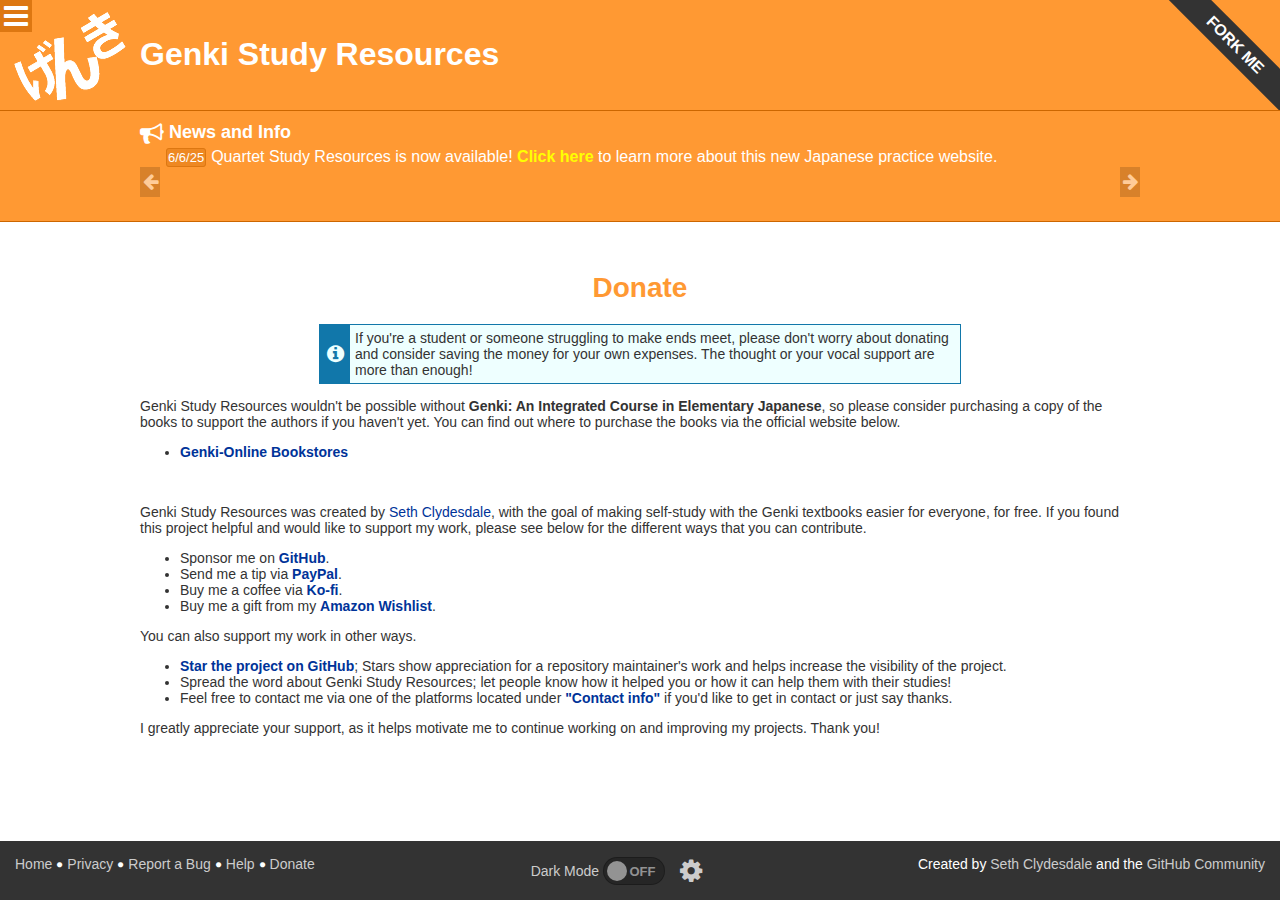
<file: donate/index.html>
﻿<!DOCTYPE html>
<html lang="en" prefix="og: http://ogp.me/ns#" class="lang-en">
  <head>
    <meta charset="UTF-8">
    <title>Donate | Genki Study Resources</title>
    <meta name="title" content="Donate | Genki Study Resources">
    <meta name="twitter:title" content="Donate | Genki Study Resources">
    <meta property="og:title" content="Donate | Genki Study Resources">
    <meta name="description" content="If Genki Study Resources was helpful in your studies, please considering making a donation to the developer to help support his work.">
    <meta property="og:description" content="If Genki Study Resources was helpful in your studies, please considering making a donation to the developer to help support his work.">
    <link rel="shortcut icon" type="image/x-icon" href="../resources/images/genkico.ico">

    <meta name="keywords" content="Donate, Support, Contribute" lang="en">
    <meta name="language" content="en">
    <meta name="viewport" content="width=device-width, initial-scale=1">

    <meta property="og:site_name" content="sethclydesdale.github.io">
    <meta property="og:url" content="https://sethclydesdale.github.io/genki-study-resources/donate/">
    <meta property="og:type" content="website">
    <meta property="og:image" content="https://sethclydesdale.github.io/genki-study-resources/resources/images/genki-thumb.png">
    <meta name="twitter:card" content="summary">
    <meta name="twitter:creator" content="@SethC1995">

    <link rel="stylesheet" href="../resources/css/stylesheet.min.css">
    <script src="../resources/javascript/head.min.js"></script>
    <script src="../resources/javascript/ga.js" async></script>
  </head>

  <body>
    
    <header>
      <h1><a href="../" id="home-link">Genki Study Resources</a></h1>
      <a id="fork-me" href="https://github.com/SethClydesdale/genki-study-resources">Fork Me</a>
    </header>
    
    <div id="announcement">
      <div id="announce-inner">
        <h3><i class="fa">&#xf0a1;</i> News and Info</h3>
        <div id="announce-list">
          <div id="announcement-controls" style="display:none;">
            <button class="button announce-controls button-left" onclick="GenkiAnn.next(-1, true);"><i class="fa">&#xf060;</i></button>
            <button class="button announce-controls button-right" onclick="GenkiAnn.next(+1, true);"><i class="fa">&#xf061;</i></button>
          </div>
          <noscript><div class="announcement">Please enable JavaScript to get the latest news and info.</div></noscript>
        </div>
      </div>
    </div>
    
    <div id="content">
      <div class="content-block">
        <h2 class="title center" id="genki-Donate">Donate</h2>
        <div class="info-box">
          <div class="info-icon"><i class="fa">&#xf05a;</i></div>
          <div class="info-text">If you're a student or someone struggling to make ends meet, please don't worry about donating and consider saving the money for your own expenses. The thought or your vocal support are more than enough!</div>
        </div>
        
        <p>Genki Study Resources wouldn't be possible without <strong>Genki: An Integrated Course in Elementary Japanese</strong>, so please consider purchasing a copy of the books to support the authors if you haven't yet. You can find out where to purchase the books via the official website below.</p>
        
        <ul>
          <li><a href="https://genki3.japantimes.co.jp/bookstores/" target="_blank"><strong>Genki-Online Bookstores</strong></a></li>
        </ul><br>
        
        <p>Genki Study Resources was created by <a href="https://github.com/SethClydesdale">Seth Clydesdale</a>, with the goal of making self-study with the Genki textbooks easier for everyone, for free. If you found this project helpful and would like to support my work, please see below for the different ways that you can contribute.</p>
        
        <ul style="font-size:14px;">
          <li>Sponsor me on <a href="https://github.com/sponsors/SethClydesdale"><strong>GitHub</strong></a>.</li>
          <li>Send me a tip via <a href="https://paypal.me/sethc95/"><strong>PayPal</strong></a>.</li>
          <li>Buy me a coffee via <a href="https://ko-fi.com/sethc95"><strong>Ko-fi</strong></a>.</li>
          <li>Buy me a gift from my <a href="https://www.amazon.com/hz/wishlist/ls/S7YILFHYK0IZ"><strong>Amazon Wishlist</strong></a>.</li>
        </ul>
        
        <p>You can also support my work in other ways.</p>
        <ul style="font-size:14px;">
          <li><a href="https://github.com/SethClydesdale/genki-study-resources"><strong>Star the project on GitHub</strong></a>; Stars show appreciation for a repository maintainer's work and helps increase the visibility of the project.</li>
          <li>Spread the word about Genki Study Resources; let people know how it helped you or how it can help them with their studies!</li>
          <li>Feel free to contact me via one of the platforms located under <a href="https://sethclydesdale.github.io/#main-contact"><strong>"Contact info"</strong></a> if you'd like to get in contact or just say thanks.</li>
        </ul>
        
        <p>I greatly appreciate your support, as it helps motivate me to continue working on and improving my projects. Thank you!</p>
      </div>
    </div>
    
    <footer class="clear">
      <ul class="footer-left">
        <li><a href="../" id="footer-home">Home</a></li>
        <li><a href="../privacy/">Privacy</a></li>
        <li><a href="../report/">Report a Bug</a></li>
        <li><a href="../help/">Help</a></li>
        <li><a href="./">Donate</a></li>
      </ul>
      
      <ul class="footer-right">
        <li>Created by <a href="https://github.com/SethClydesdale">Seth Clydesdale</a> and the <a href="https://github.com/SethClydesdale/genki-study-resources/graphs/contributors">GitHub Community</a></li>
      </ul>
    </footer>
    
    <script src="../resources/javascript/all.min.js"></script>
    <script src="../resources/javascript/genki.min.js"></script>
  </body>
</html>
</file>
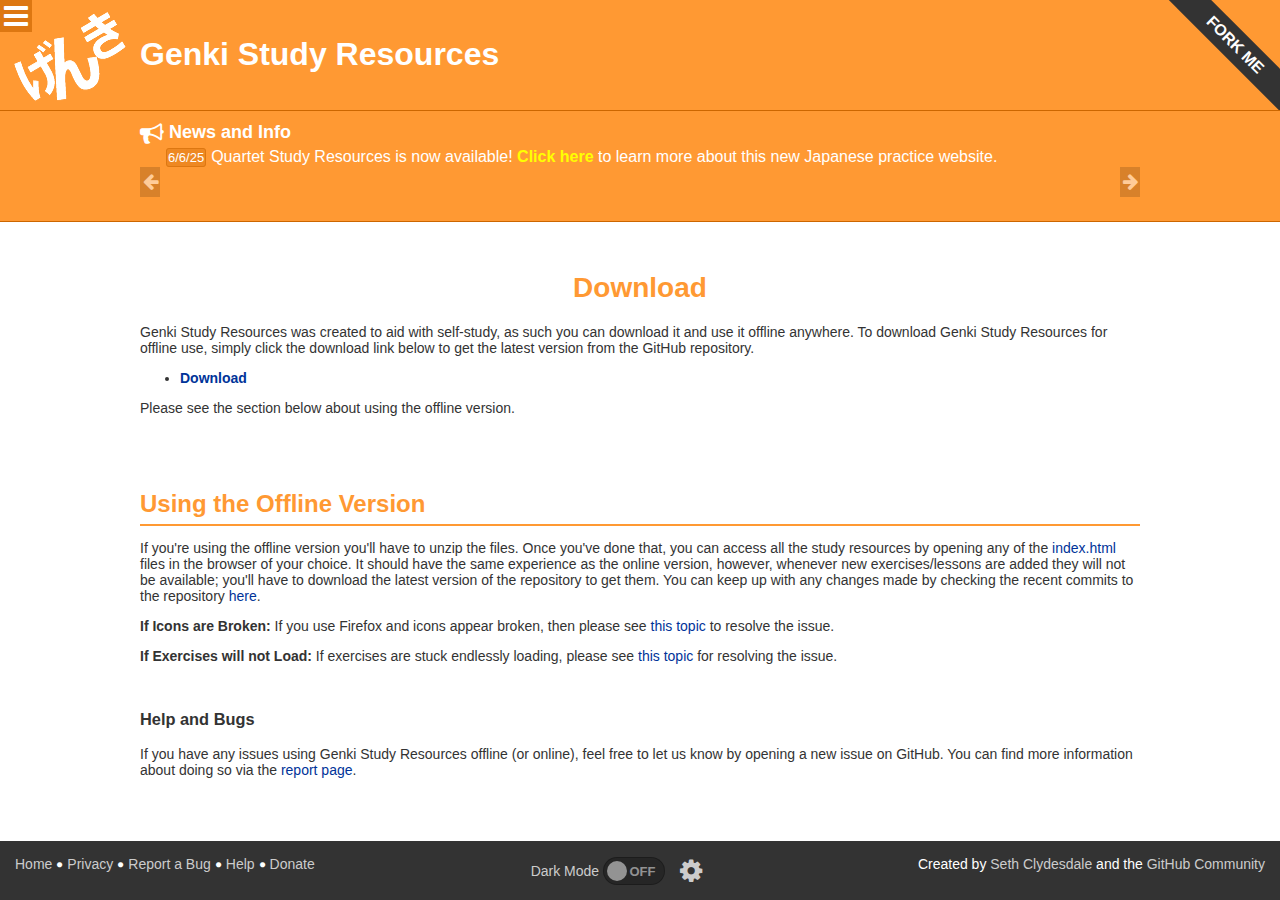
<file: download/index.html>
﻿<!DOCTYPE html>
<html lang="en" prefix="og: http://ogp.me/ns#" class="lang-en">
  <head>
    <meta charset="UTF-8">
    <title>Download | Genki Study Resources</title>
    <meta name="title" content="Download | Genki Study Resources">
    <meta name="twitter:title" content="Download | Genki Study Resources">
    <meta property="og:title" content="Download | Genki Study Resources">
    <meta name="description" content="Download Genki Study Resources for offline use.">
    <meta property="og:description" content="Download Genki Study Resources for offline use.">
    <link rel="shortcut icon" type="image/x-icon" href="../resources/images/genkico.ico">

    <meta name="keywords" content="Download, Genki, Japanese, Languages" lang="en">
    <meta name="language" content="en">
    <meta name="viewport" content="width=device-width, initial-scale=1">

    <meta property="og:site_name" content="sethclydesdale.github.io">
    <meta property="og:url" content="https://sethclydesdale.github.io/genki-study-resources/download/">
    <meta property="og:type" content="website">
    <meta property="og:image" content="https://sethclydesdale.github.io/genki-study-resources/resources/images/genki-thumb.png">
    <meta name="twitter:card" content="summary">
    <meta name="twitter:creator" content="@SethC1995">

    <link rel="stylesheet" href="../resources/css/stylesheet.min.css">
    <script src="../resources/javascript/head.min.js"></script>
    <script src="../resources/javascript/ga.js" async></script>
  </head>

  <body>
    
    <header>
      <h1><a href="../" id="home-link">Genki Study Resources</a></h1>
      <a id="fork-me" href="https://github.com/SethClydesdale/genki-study-resources">Fork Me</a>
    </header>
    
    <div id="announcement">
      <div id="announce-inner">
        <h3><i class="fa">&#xf0a1;</i> News and Info</h3>
        <div id="announce-list">
          <div id="announcement-controls" style="display:none;">
            <button class="button announce-controls button-left" onclick="GenkiAnn.next(-1, true);"><i class="fa">&#xf060;</i></button>
            <button class="button announce-controls button-right" onclick="GenkiAnn.next(+1, true);"><i class="fa">&#xf061;</i></button>
          </div>
          <noscript><div class="announcement">Please enable JavaScript to get the latest news and info.</div></noscript>
        </div>
      </div>
    </div>
    
    <div id="content">
      <div class="content-block">
        <h2 class="title center" id="genki-download">Download</h2>
        <p>Genki Study Resources was created to aid with self-study, as such you can download it and use it offline anywhere. To download Genki Study Resources for offline use, simply click the download link below to get the latest version from the GitHub repository.</p>
        
        <ul>
          <li><a href="https://github.com/SethClydesdale/genki-study-resources/archive/master.zip"><strong>Download</strong></a></li>
        </ul>
        
        <p>Please see the section below about using the offline version.</p>
      </div>

      <div class="content-block">
        <h2 class="section-title" id="using-the-offline-version">Using the Offline Version</h2>
        <p>If you're using the offline version you'll have to unzip the files. Once you've done that, you can access all the study resources by opening any of the <a href="../resources/images/general/download-help.png" target="_blank">index.html</a> files in the browser of your choice. It should have the same experience as the online version, however, whenever new exercises/lessons are added they will not be available; you'll have to download the latest version of the repository to get them. You can keep up with any changes made by checking the recent commits to the repository <a href="https://github.com/SethClydesdale/genki-study-resources/commits/master">here</a>.</p>
        
        <p><b>If Icons are Broken:</b> If you use Firefox and icons appear broken, then please see <a href="../help/broken-icons/">this topic</a> to resolve the issue.</p>
        
        <p><b>If Exercises will not Load:</b> If exercises are stuck endlessly loading, please see <a href="../help/stuck-loading/">this topic</a> for resolving the issue.</p>
        <br>
        
        <h3 id="help-and-bugs">Help and Bugs</h3>
        <p>If you have any issues using Genki Study Resources offline (or online), feel free to let us know by opening a new issue on GitHub. You can find more information about doing so via the <a href="../report/">report page</a>.</p>
      </div>
    </div>
    
    <footer class="clear">
      <ul class="footer-left">
        <li><a href="../" id="footer-home">Home</a></li>
        <li><a href="../privacy/">Privacy</a></li>
        <li><a href="../report/">Report a Bug</a></li>
        <li><a href="../help/">Help</a></li>
        <li><a href="../donate/">Donate</a></li>
      </ul>
      
      <ul class="footer-right">
        <li>Created by <a href="https://github.com/SethClydesdale">Seth Clydesdale</a> and the <a href="https://github.com/SethClydesdale/genki-study-resources/graphs/contributors">GitHub Community</a></li>
      </ul>
    </footer>
    
    <script src="../resources/javascript/all.min.js"></script>
    <script src="../resources/javascript/genki.min.js"></script>
  </body>
</html>
</file>
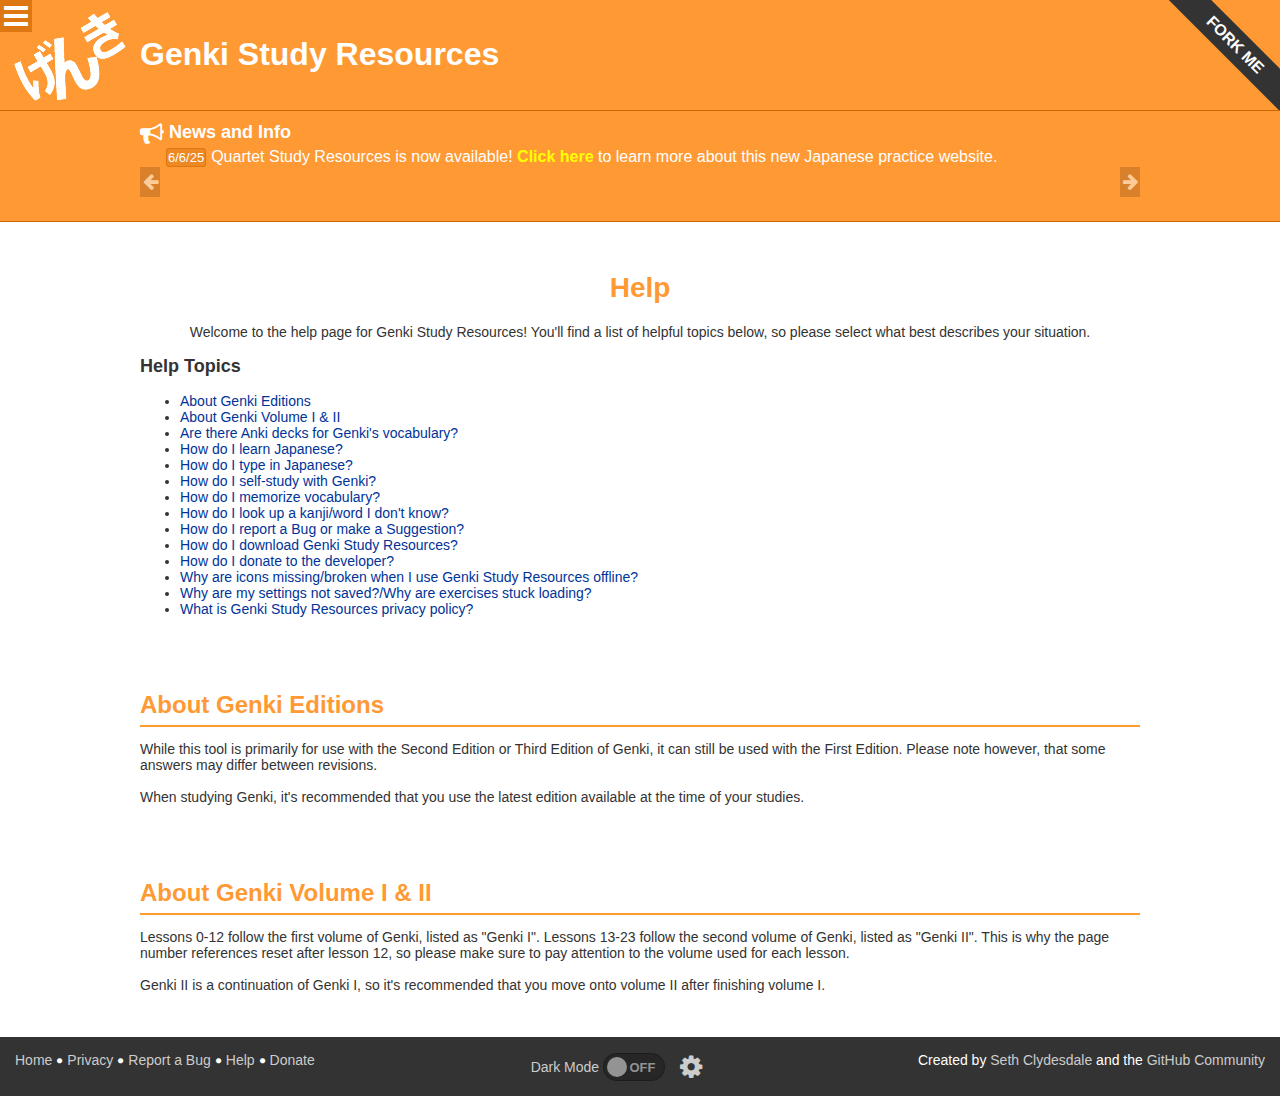
<file: help/index.html>
﻿<!DOCTYPE html>
<html lang="en" prefix="og: http://ogp.me/ns#" class="lang-en">
  <head>
    <meta charset="UTF-8">
    <title>Help | Genki Study Resources</title>
    <meta name="title" content="Help | Genki Study Resources">
    <meta name="twitter:title" content="Help | Genki Study Resources">
    <meta property="og:title" content="Help | Genki Study Resources">
    <meta name="description" content="Welcome to the help page for Genki Study Resources! You'll find a list of helpful topics below, so please select what best describes your situation.">
    <meta property="og:description" content="Welcome to the help page for Genki Study Resources! You'll find a list of helpful topics below, so please select what best describes your situation.">
    <link rel="shortcut icon" type="image/x-icon" href="../resources/images/genkico.ico">

    <meta name="keywords" content="Help, Guides, Tutorials, Japanese" lang="en">
    <meta name="language" content="en">
    <meta name="viewport" content="width=device-width, initial-scale=1">

    <meta property="og:site_name" content="sethclydesdale.github.io">
    <meta property="og:url" content="https://sethclydesdale.github.io/genki-study-resources/help/">
    <meta property="og:type" content="website">
    <meta property="og:image" content="https://sethclydesdale.github.io/genki-study-resources/resources/images/genki-thumb.png">
    <meta name="twitter:card" content="summary">
    <meta name="twitter:creator" content="@SethC1995">

    <link rel="stylesheet" href="../resources/css/stylesheet.min.css">
    <script src="../resources/javascript/head.min.js"></script>
    <script src="../resources/javascript/ga.js" async></script>
  </head>

  <body>
    
    <header>
      <h1><a href="../" id="home-link">Genki Study Resources</a></h1>
      <a id="fork-me" href="https://github.com/SethClydesdale/genki-study-resources">Fork Me</a>
    </header>
    
    <div id="announcement">
      <div id="announce-inner">
        <h3><i class="fa">&#xf0a1;</i> News and Info</h3>
        <div id="announce-list">
          <div id="announcement-controls" style="display:none;">
            <button class="button announce-controls button-left" onclick="GenkiAnn.next(-1, true);"><i class="fa">&#xf060;</i></button>
            <button class="button announce-controls button-right" onclick="GenkiAnn.next(+1, true);"><i class="fa">&#xf061;</i></button>
          </div>
          <noscript><div class="announcement">Please enable JavaScript to get the latest news and info.</div></noscript>
        </div>
      </div>
    </div>
    
    <div id="content">
      <div class="content-block">
        <h2 class="title center" id="genki-help">Help</h2>
        <p class="center">Welcome to the help page for Genki Study Resources! You'll find a list of helpful topics below, so please select what best describes your situation.</p>
        <h3 class="sub-title" id="genki-help-topics">Help Topics</h3>
        <ul>
          <li><a href="#about-editions">About Genki Editions</a></li>
          <li><a href="#about-volumes">About Genki Volume I &amp; II</a></li>
          <li><a href="anki-decks/">Are there Anki decks for Genki's vocabulary?</a></li>
          <li><a href="japanese-guide/">How do I learn Japanese?</a></li>
          <li><a href="writing/">How do I type in Japanese?</a></li>
          <li><a href="study-guide/">How do I self-study with Genki?</a></li>
          <li><a href="vocab-memorization/">How do I memorize vocabulary?</a></li>
          <li><a href="dictionaries/">How do I look up a kanji/word I don't know?</a></li>
          <li><a href="../report/">How do I report a Bug or make a Suggestion?</a></li>
          <li><a href="../download/">How do I download Genki Study Resources?</a></li>
          <li><a href="../donate/">How do I donate to the developer?</a></li>
          <li><a href="broken-icons/">Why are icons missing/broken when I use Genki Study Resources offline?</a></li>
          <li><a href="stuck-loading/">Why are my settings not saved?/Why are exercises stuck loading?</a></li>
          <li><a href="../privacy/">What is Genki Study Resources privacy policy?</a></li>
        </ul>
      </div>
      
      <div class="content-block">
        <h2 id="about-editions" class="section-title">About Genki Editions</h2>
        <p>While this tool is primarily for use with the Second Edition or Third Edition of Genki, it can still be used with the First Edition. Please note however, that some answers may differ between revisions.<br><br>When studying Genki, it's recommended that you use the latest edition available at the time of your studies.</p>
      </div>
      
      <div class="content-block">
        <h2 id="about-volumes" class="section-title">About Genki Volume I &amp; II</h2>
        <p>Lessons 0-12 follow the first volume of Genki, listed as "Genki I". Lessons 13-23 follow the second volume of Genki, listed as "Genki II". This is why the page number references reset after lesson 12, so please make sure to pay attention to the volume used for each lesson.<br><br>Genki II is a continuation of Genki I, so it's recommended that you move onto volume II after finishing volume I.</p>
      </div>
    </div>
    
    <footer class="clear">
      <ul class="footer-left">
        <li><a href="../" id="footer-home">Home</a></li>
        <li><a href="../privacy/">Privacy</a></li>
        <li><a href="../report/">Report a Bug</a></li>
        <li><a href="./">Help</a></li>
        <li><a href="../donate/">Donate</a></li>
      </ul>
      
      <ul class="footer-right">
        <li>Created by <a href="https://github.com/SethClydesdale">Seth Clydesdale</a> and the <a href="https://github.com/SethClydesdale/genki-study-resources/graphs/contributors">GitHub Community</a></li>
      </ul>
    </footer>
    
    <script src="../resources/javascript/all.min.js"></script>
    <script src="../resources/javascript/genki.min.js"></script>
  </body>
</html>
</file>
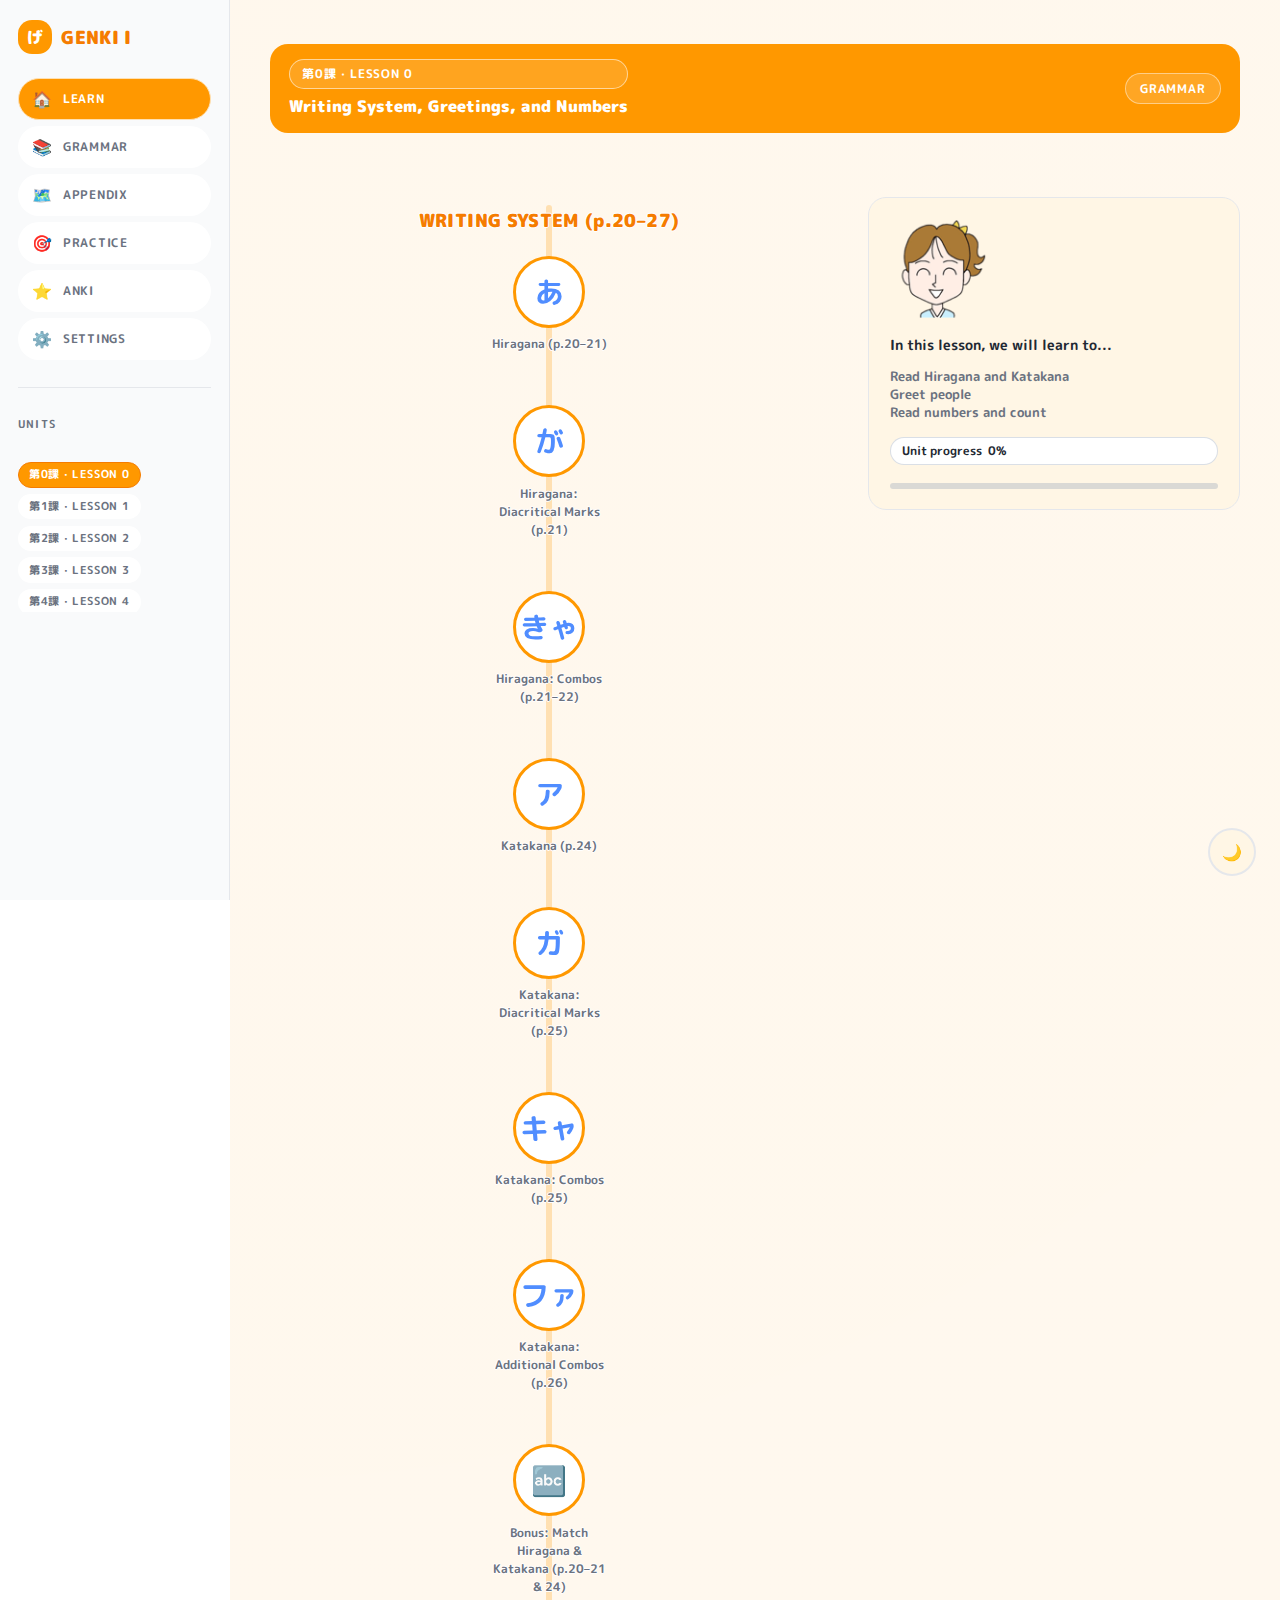
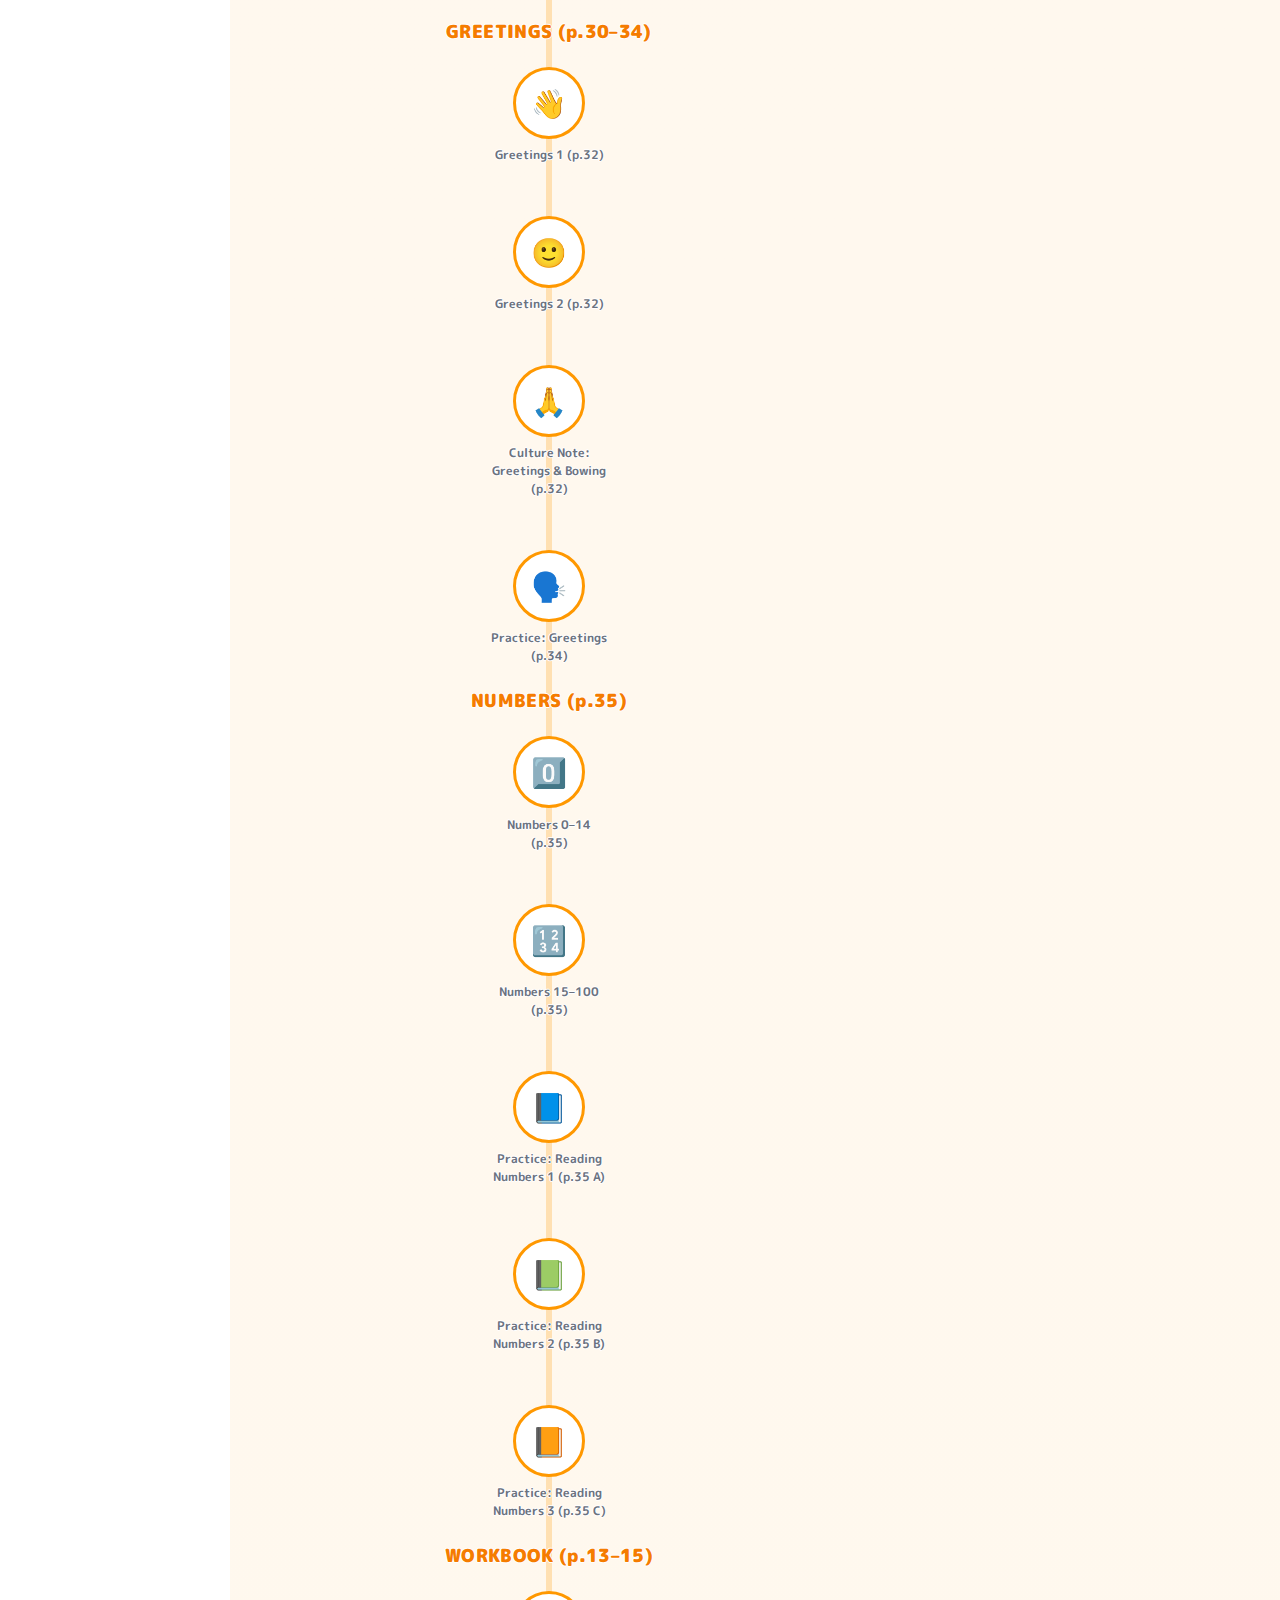
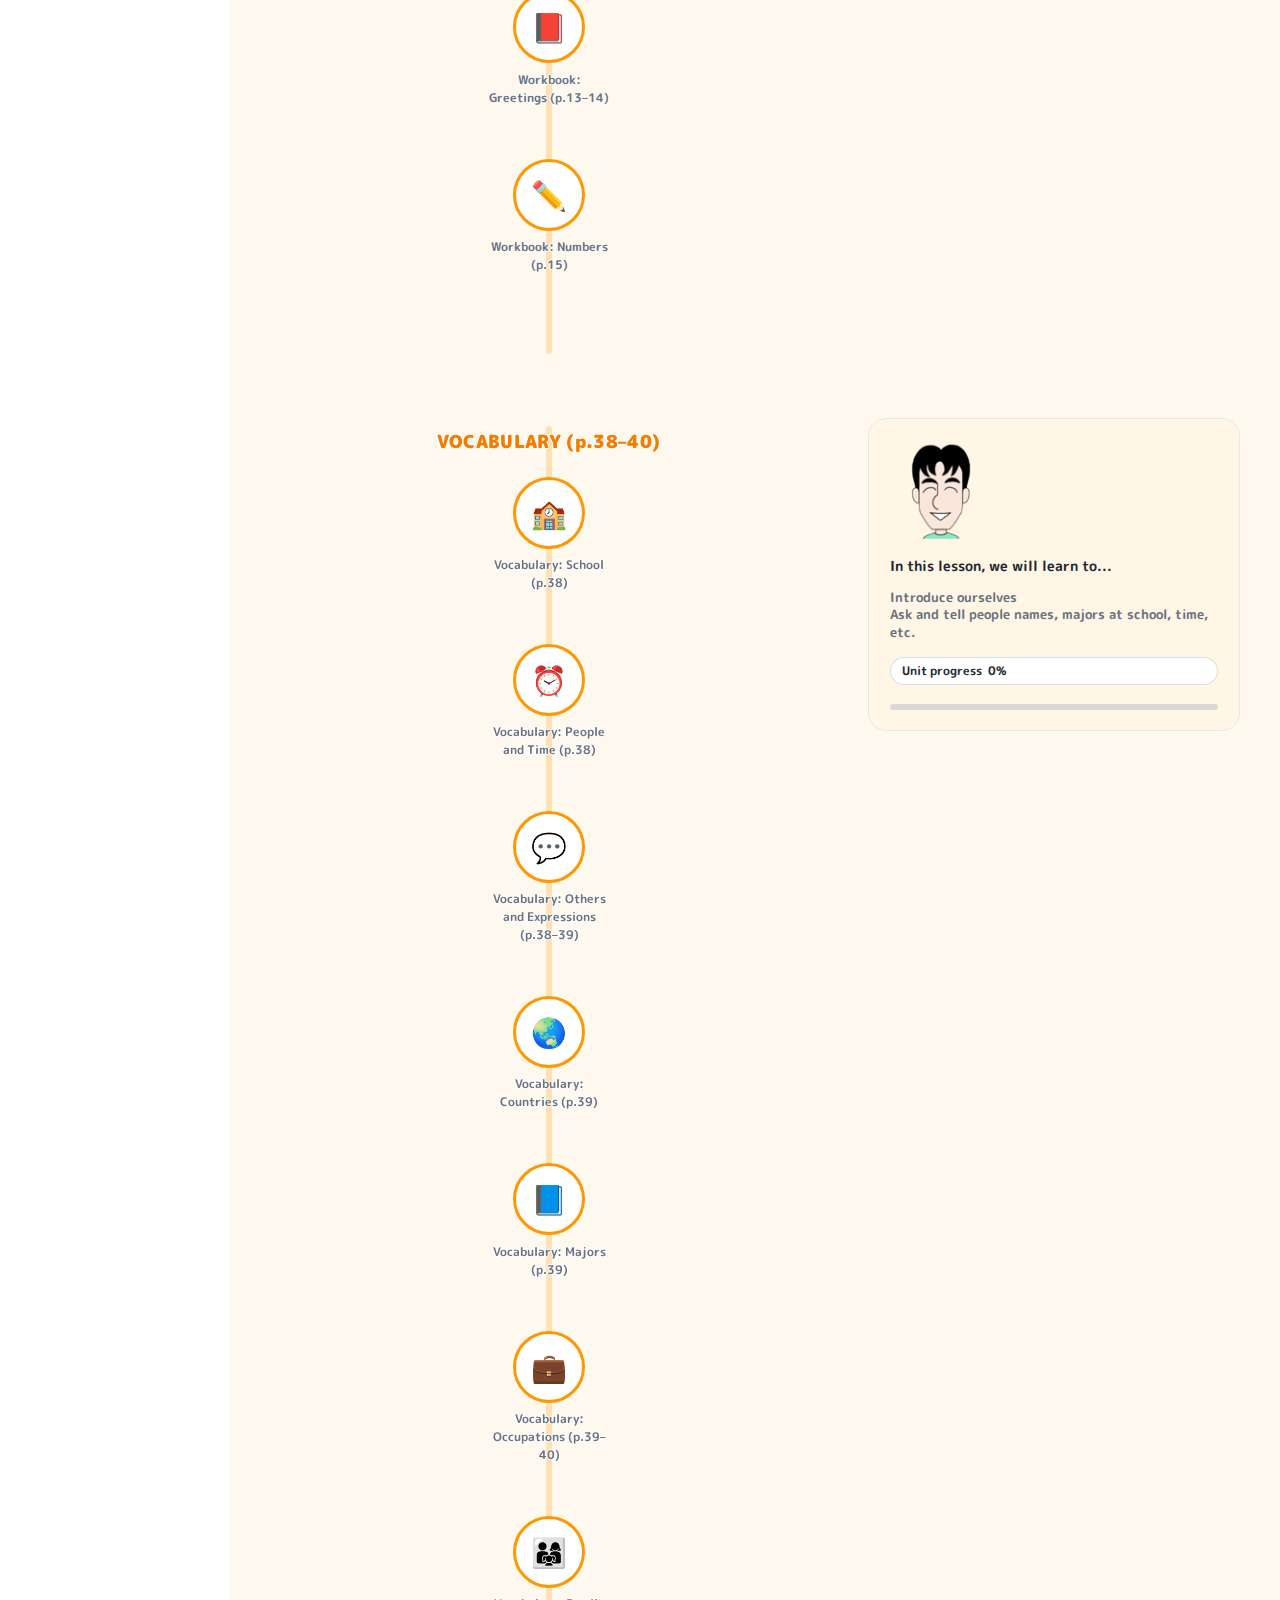
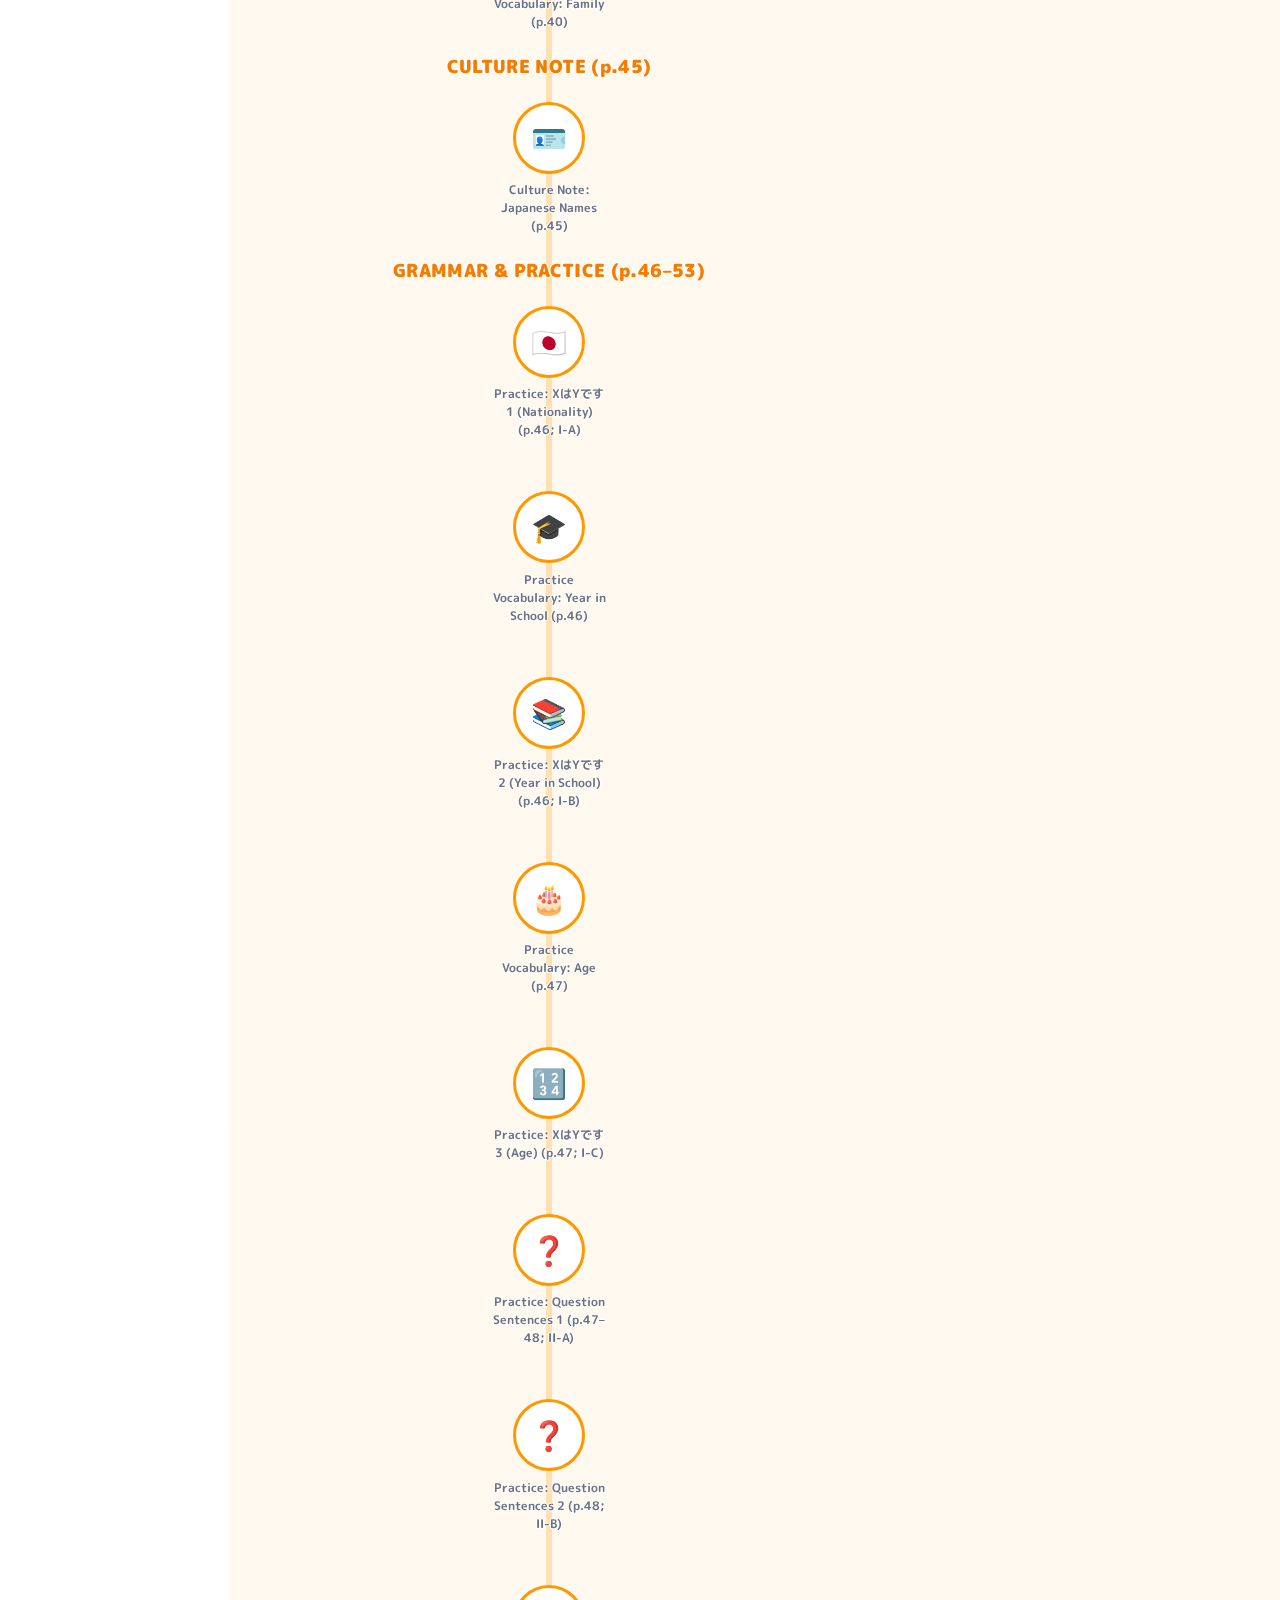
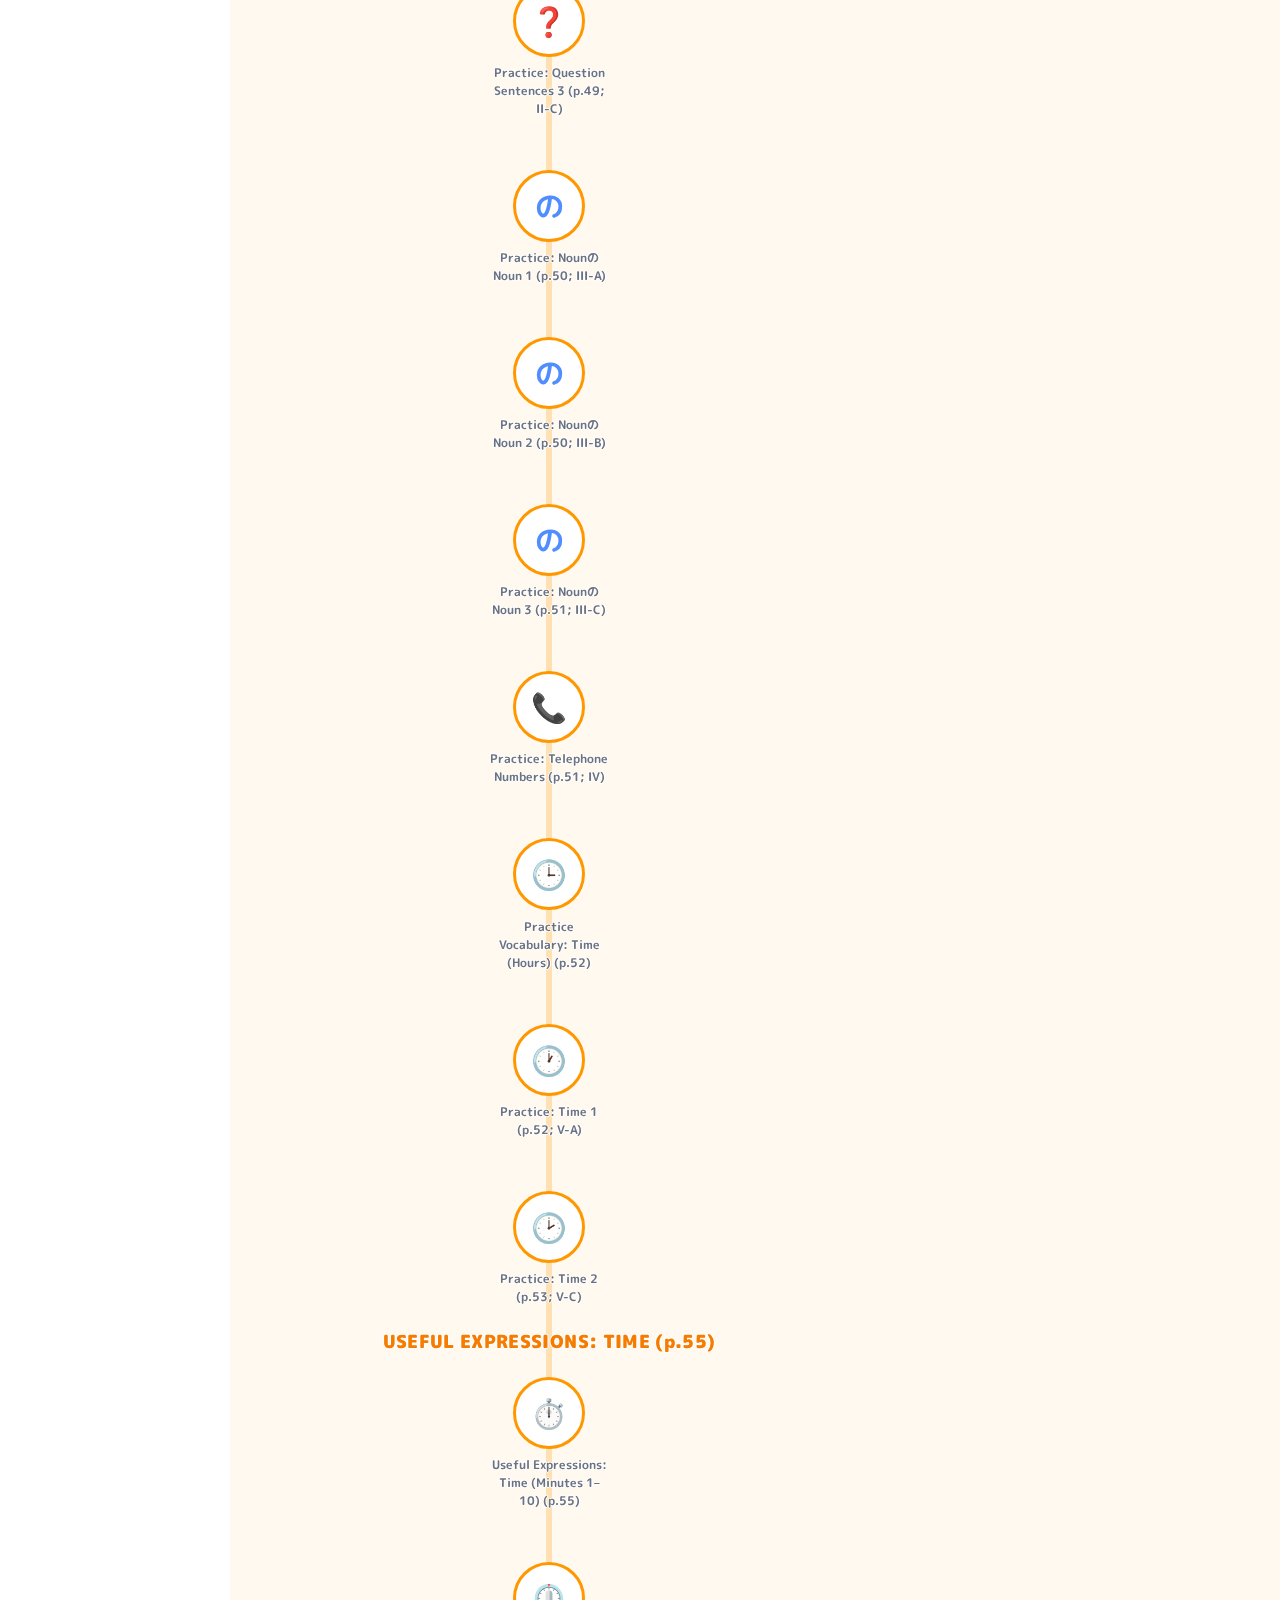
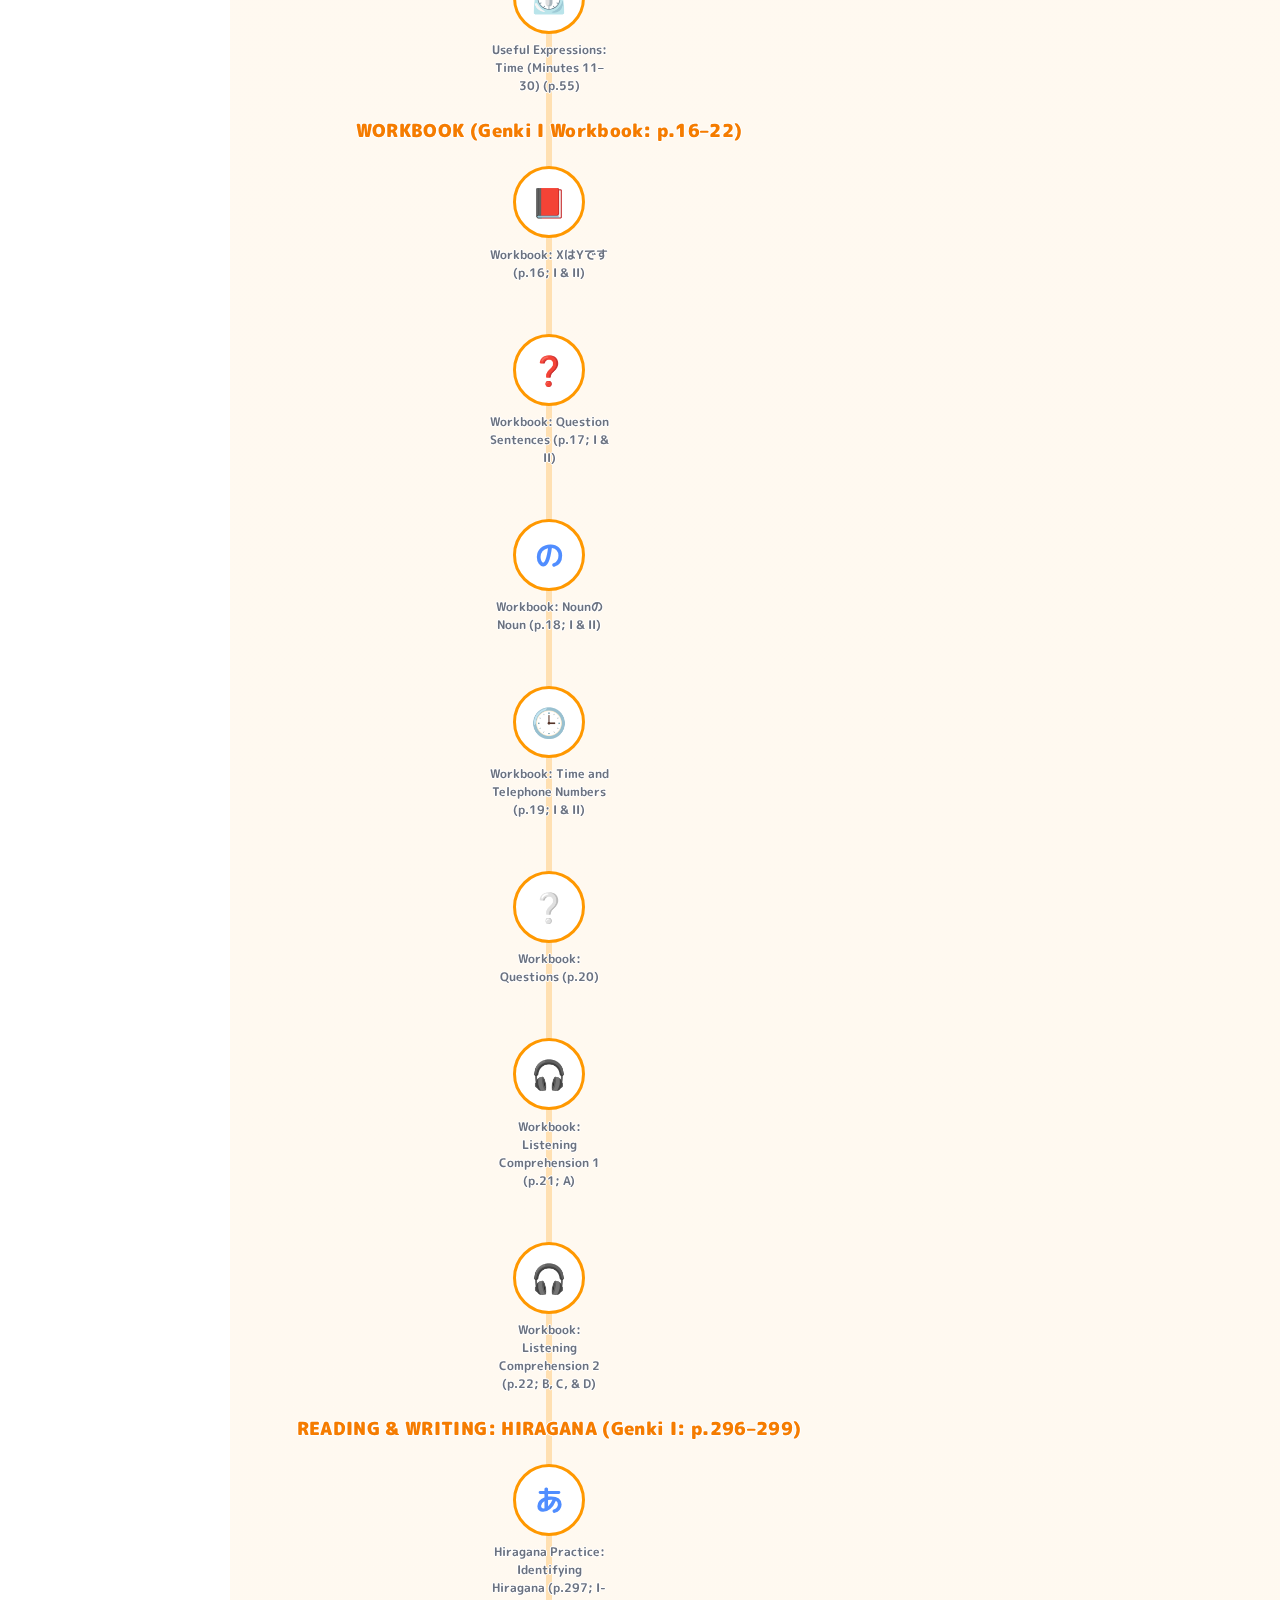
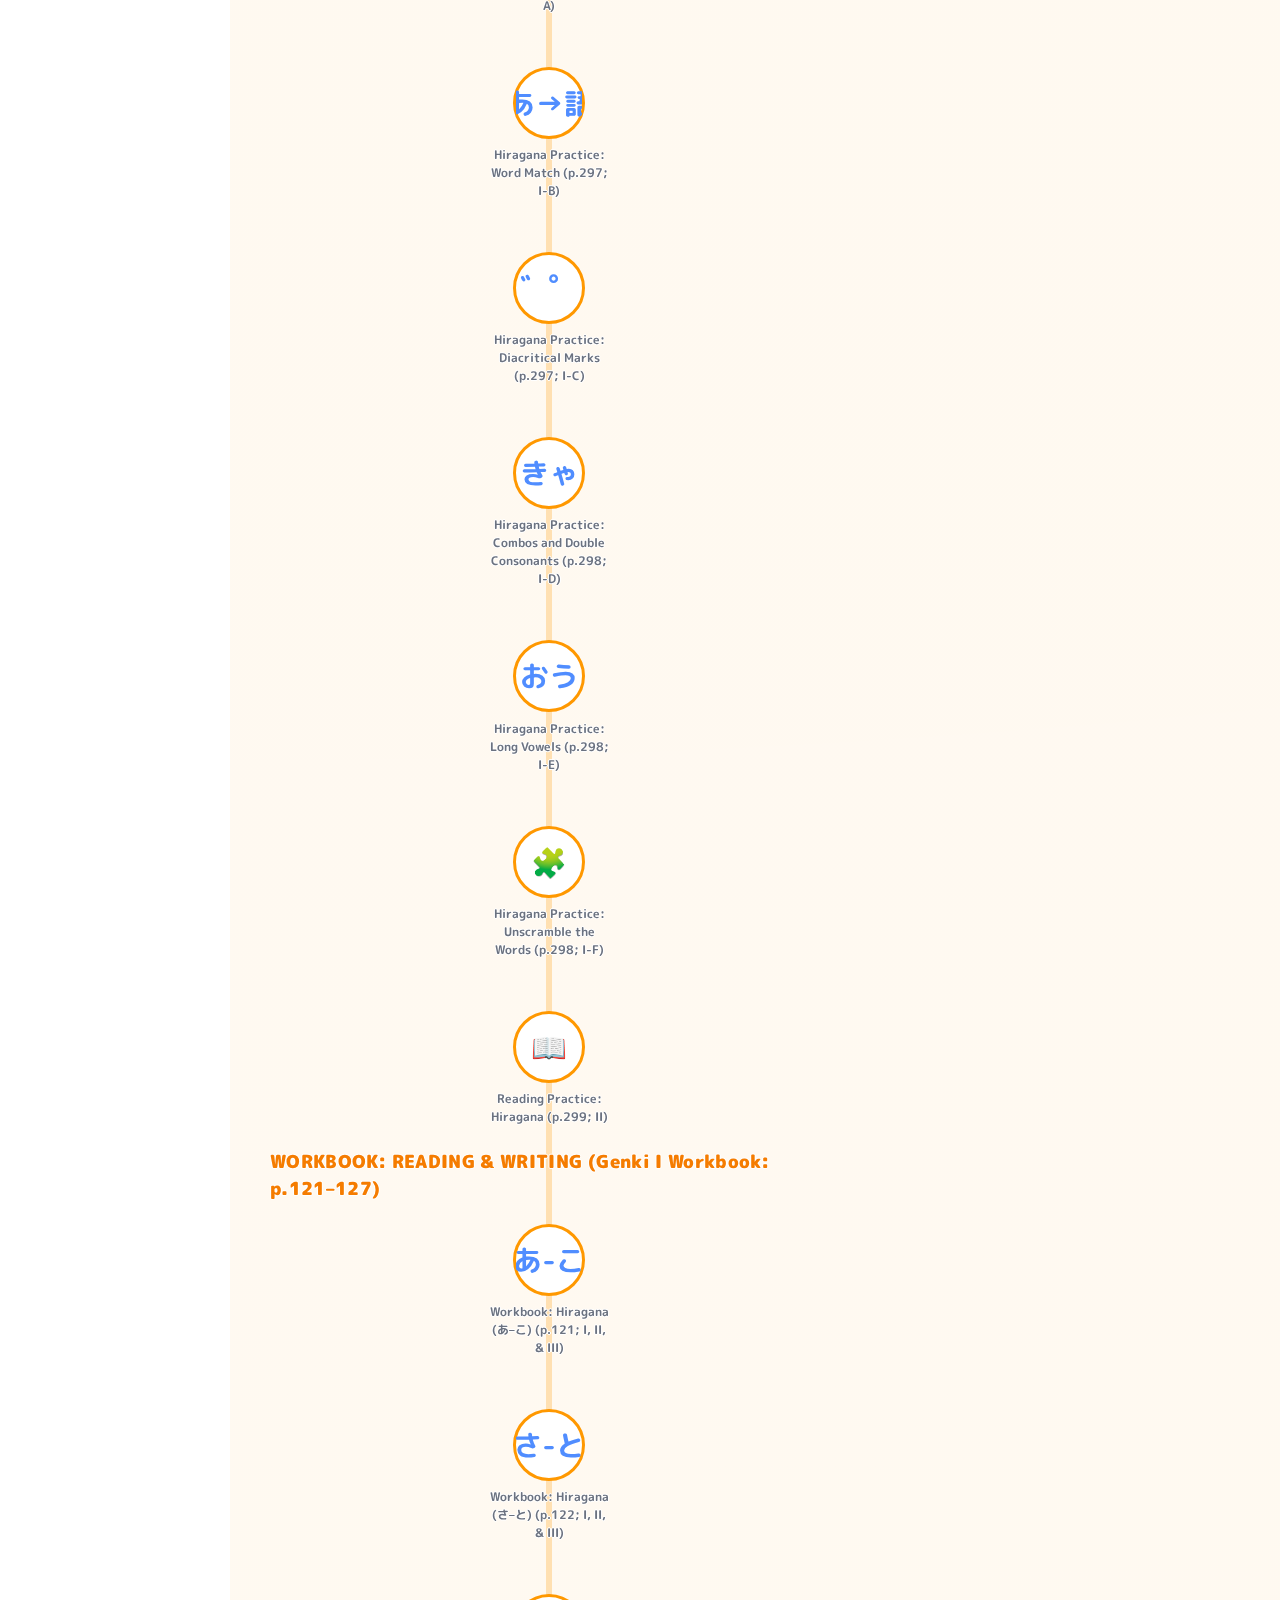
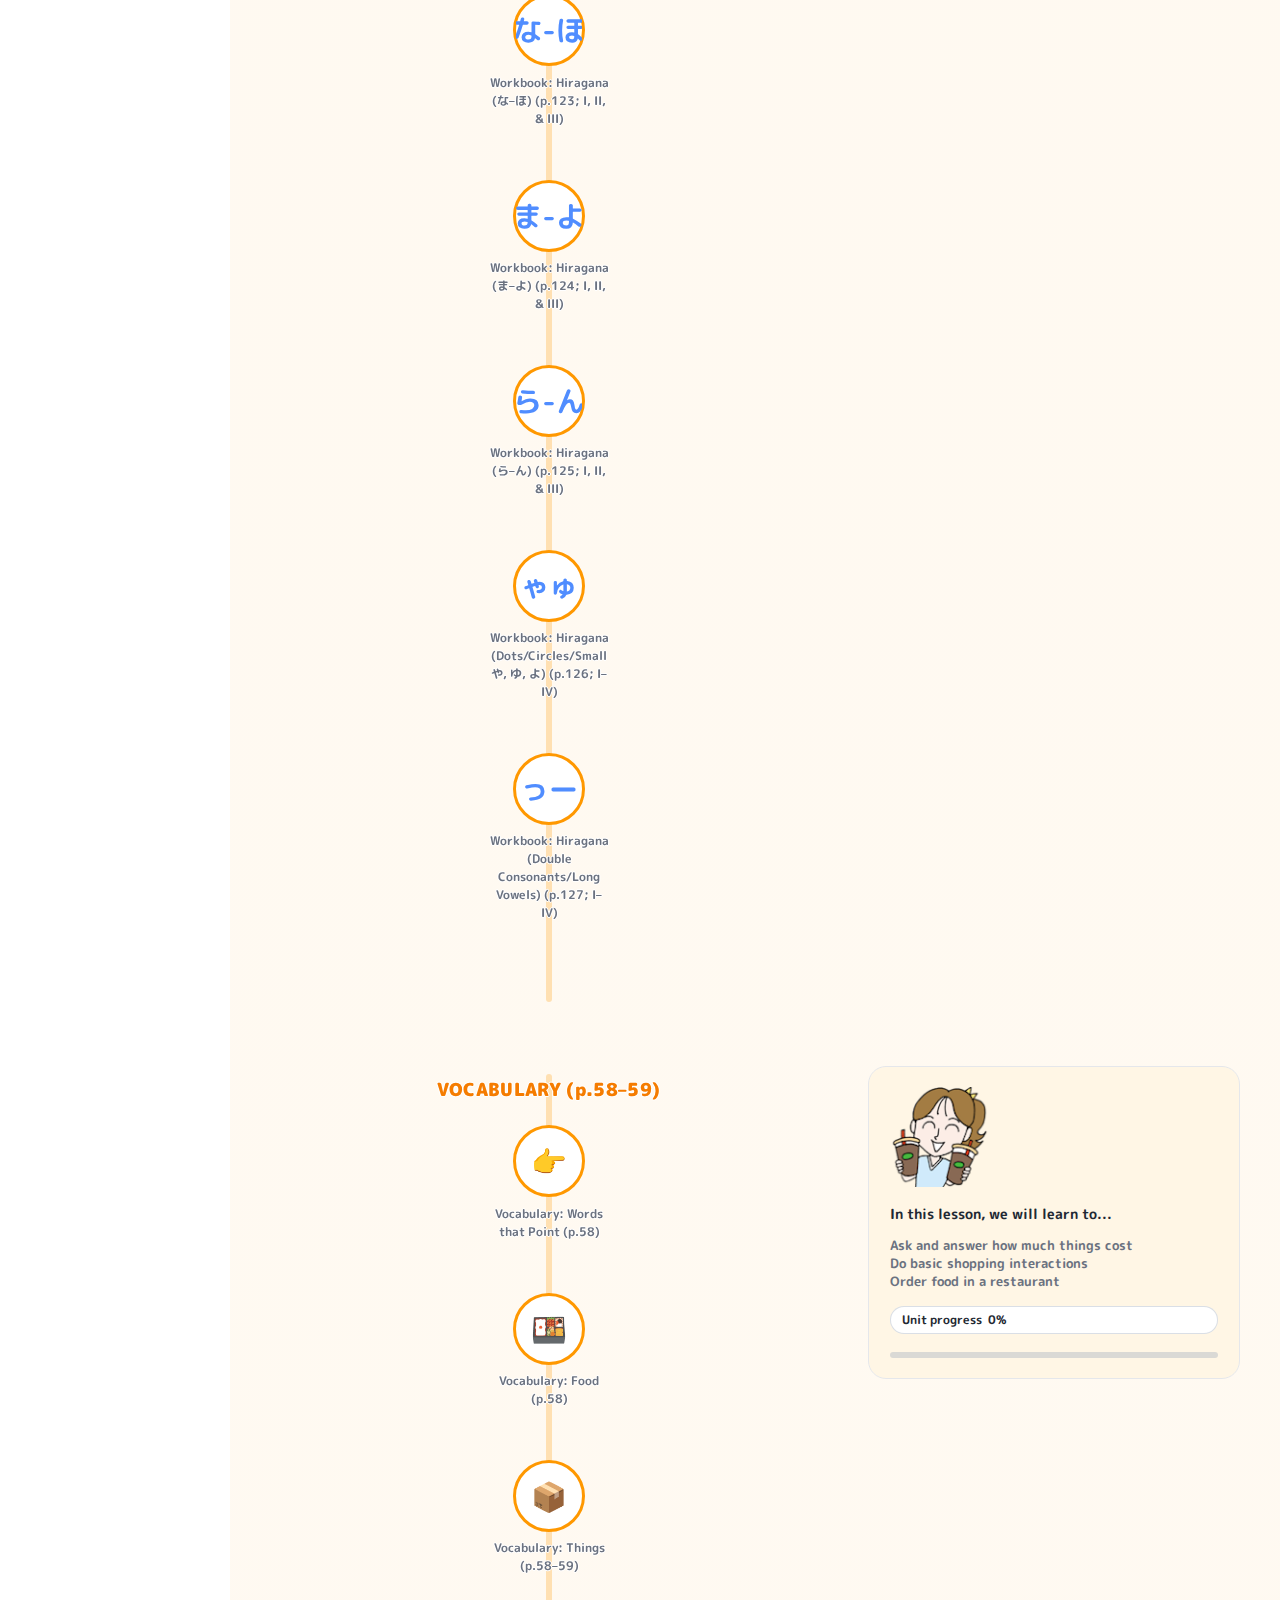
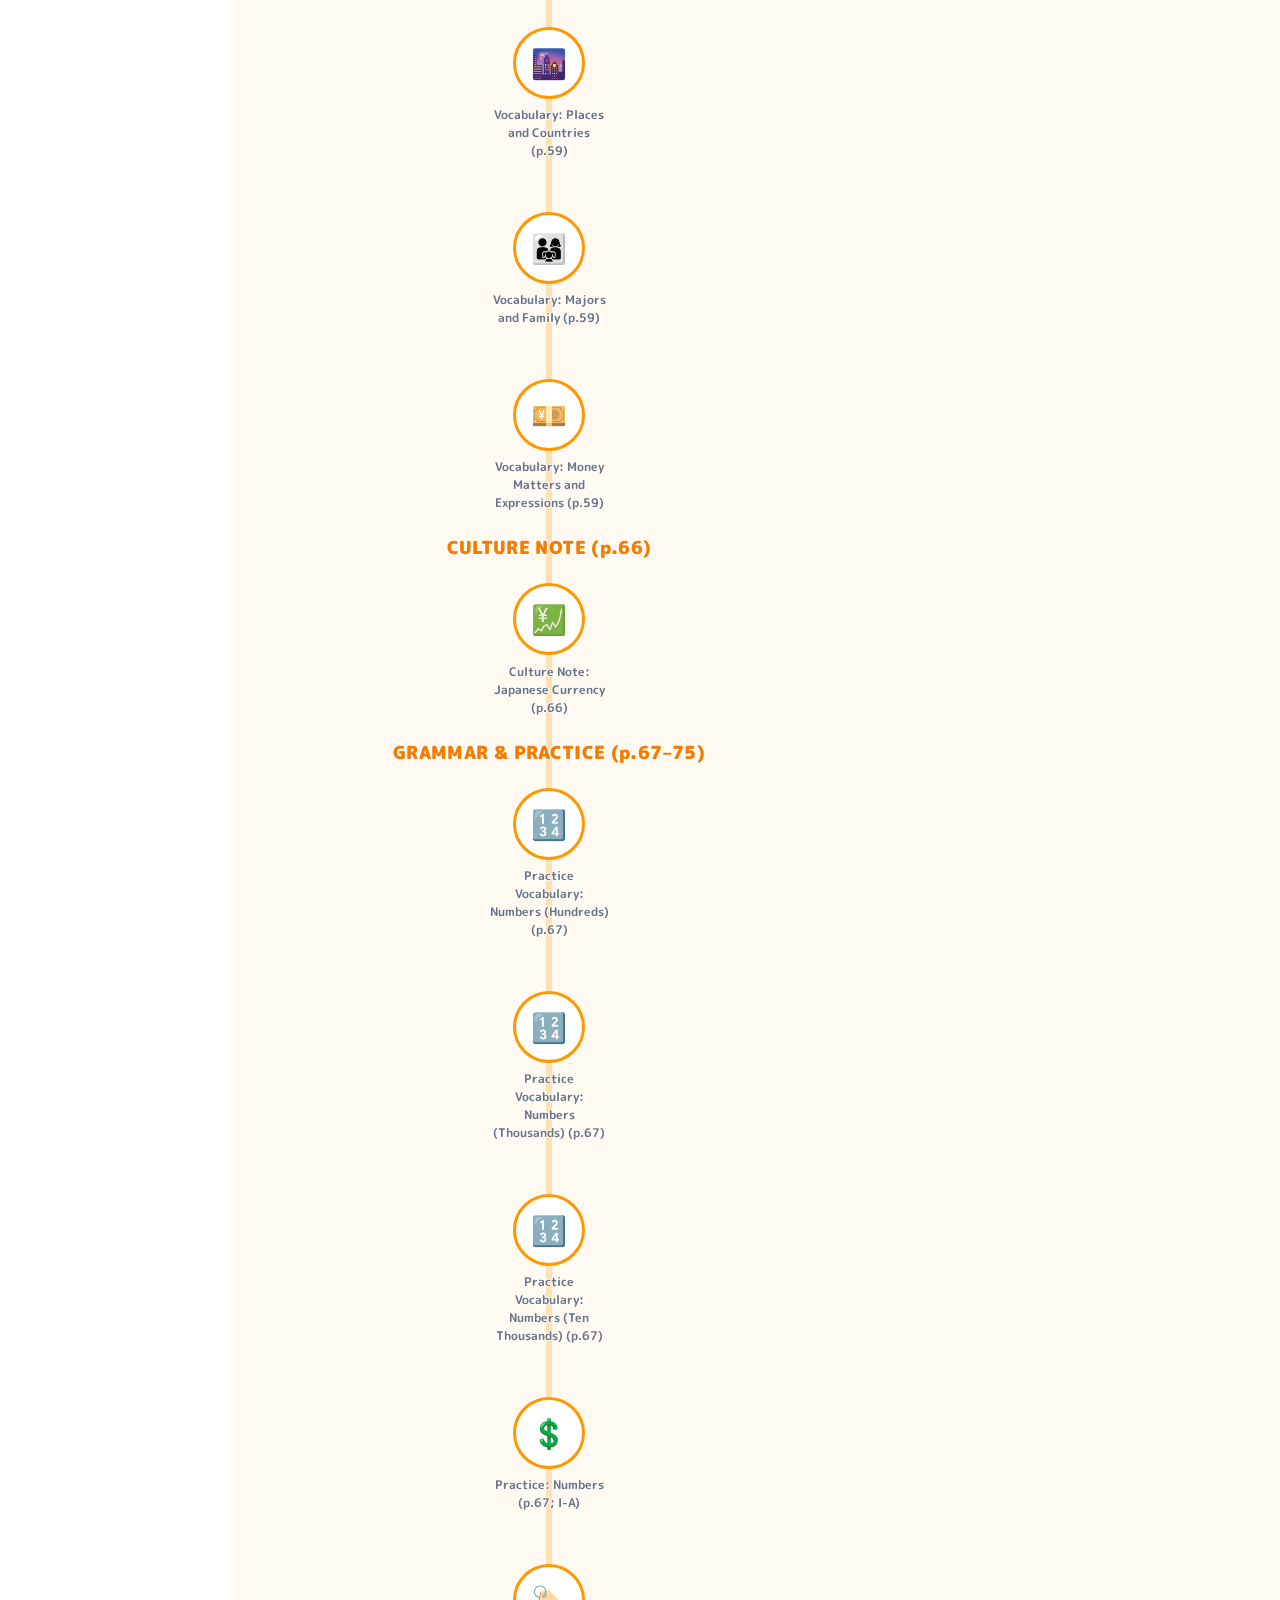
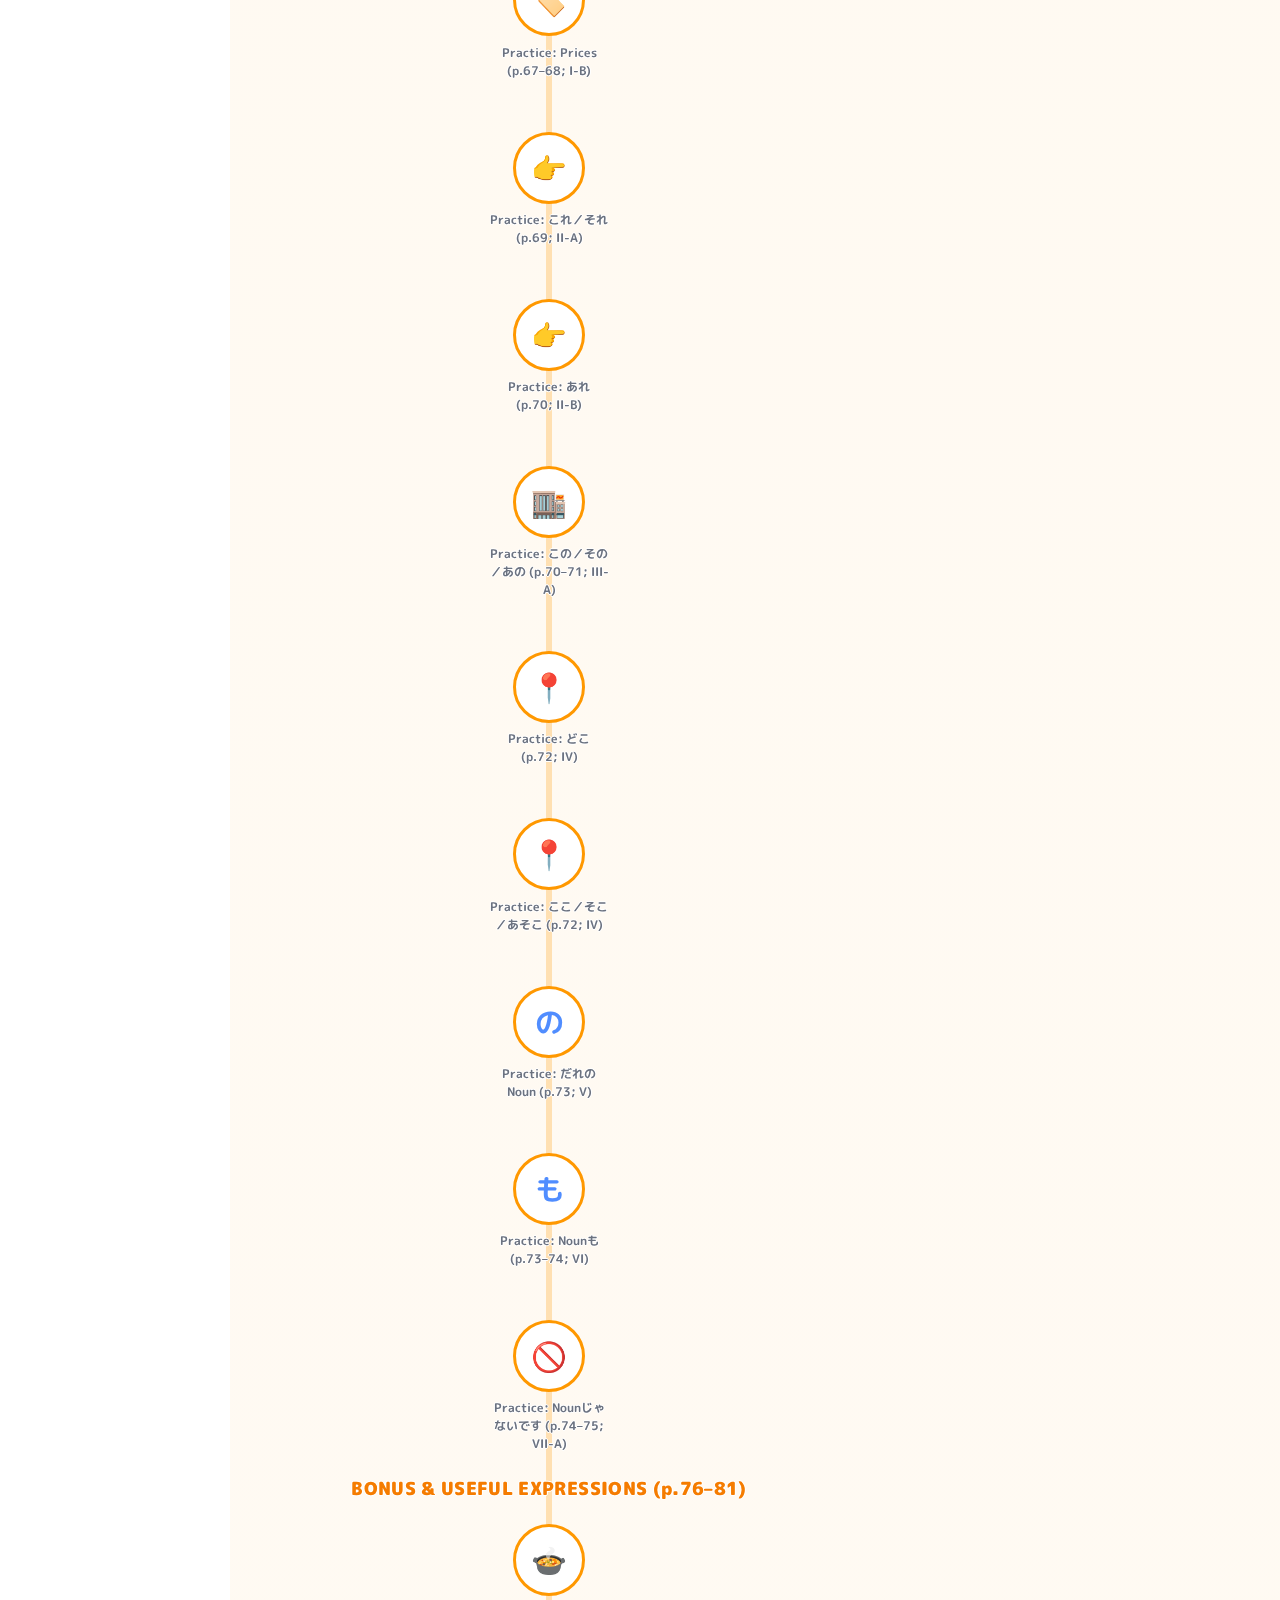
<file: lessons-3rd/index.html>
<!DOCTYPE html>
<html lang="en">

<!-- ==============================================
    *  HEAD
=============================================== -->
<head>
  <meta charset="UTF-8" />
  <title>Genki Exercises - 3rd Edition | Genki Study Resources</title>
  <meta name="title" content="Genki Exercises - 3rd Edition | Genki Study Resources">
  <meta name="description" content="Genki Study Resources offers a vast collection of exercises for practicing what is taught in Genki: An Integrated Course in Elementary Japanese.">
  <meta name="viewport" content="width=device-width, initial-scale=1"/>
  <meta property="og:image" content="https://chiispiitas.github.io/genki-study-resources/resources/images/genki-thumb.png">
  
  <!-- FAVICON -->
  <link href="../resources/images/genkico.ico" rel="icon"/>
  
  <!-- CSS -->
  <link rel="stylesheet" href="../resources/css/style.css"/>
  <link rel="stylesheet" href="../resources/css/fonts.css"/>
</head>

<!-- ==============================================
    *  BODY
============================================== -->
<body>
  <div class="app">
    <!-- SIDEBAR -->
    <aside class="sidebar">
      <div class="sidebar-header">
        <div class="sidebar-logo-badge">げ</div>
        <div class="sidebar-logo-text">GENKI I</div>
      </div>

      <nav class="sidebar-main-nav">
        <button class="sidebar-main-item active">
          <span class="sidebar-main-item-icon">🏠</span>
          <span class="sidebar-main-item-label">Learn</span>
        </button>
        <button class="sidebar-main-item" onclick="location.href='appendix/grammar-index/index.html'">
          <span class="sidebar-main-item-icon">📚</span>
          <span class="sidebar-main-item-label">Grammar</span>
        </button>
        <button class="sidebar-main-item">
          <span class="sidebar-main-item-icon">🗺️</span>
          <span class="sidebar-main-item-label">Appendix</span>
        </button>
        <button class="sidebar-main-item">
          <span class="sidebar-main-item-icon">🎯</span>
          <span class="sidebar-main-item-label">Practice</span>
        </button>
        <button class="sidebar-main-item" onclick="location.href='../help/anki-decks/'">
          <span class="sidebar-main-item-icon">⭐</span>
          <span class="sidebar-main-item-label">Anki</span>
        </button>
        <button class="sidebar-main-item" onclick="GenkiSettings.manager(); return false;">
          <span class="sidebar-main-item-icon">⚙️</span>
          <span class="sidebar-main-item-label">Settings</span>
        </button>
      </nav>

      <div class="sidebar-divider"></div>

      <div class="sidebar-units-label">Units</div>
      <nav class="sidebar-units-nav" id="sidebarUnits">
        <button class="side-item unit-link active" data-unit="0">第0課 · LESSON 0</button>
        <button class="side-item unit-link" data-unit="1">第1課 · LESSON 1</button>
        <button class="side-item unit-link" data-unit="2">第2課 · LESSON 2</button>
        <button class="side-item unit-link" data-unit="3">第3課 · LESSON 3</button>
        <button class="side-item unit-link" data-unit="4">第4課 · LESSON 4</button>
        <button class="side-item unit-link" data-unit="5">第5課 · LESSON 5</button>
        <button class="side-item unit-link" data-unit="6">第6課 · LESSON 6</button>
        <button class="side-item unit-link" data-unit="7">第7課 · LESSON 7</button>
        <button class="side-item unit-link" data-unit="8">第8課 · LESSON 8</button>
        <button class="side-item unit-link" data-unit="9">第9課 · LESSON 9</button>
        <button class="side-item unit-link" data-unit="10">第10課 · LESSON 10</button>
        <button class="side-item unit-link" data-unit="11">第11課 · LESSON 11</button>
        <button class="side-item unit-link" data-unit="12">第12課 · LESSON 12</button>
      </nav>
    </aside>

    <!-- MAIN AREA -->
    <main class="main">
      <!-- TOP BAR (theme toggle) -->
      <div class="top-bar">
        <div class="top-actions">
          <button class="btn-icon" id="themeToggle" aria-label="Toggle theme">🌙</button>
        </div>
      </div>

      <!-- UNIT BANNER -->
      <section class="unit-banner">
        <div class="unit-banner-left">
          <div class="unit-chip" id="unitChip">
            <span>LESSON NUMBER</span>
          </div>
          <div class="unit-title" id="unitTitle">LESSON TITLE</div>
        </div>
        <button class="guide-pill" id="unitGrammar">
          <span>GRAMMAR</span>
        </button>
      </section>

      <!------------------------------------------------- UNIT 0 ----------------------------------------------------->
      <section class="content-row unit-section" id="unit-0"
              data-unit="0"
              data-unit-title="Writing System, Greetings, and Numbers"
              data-unit-chip="第0課 · LESSON 0">

        <!-- PATH COLUMN -->
        <div class="path-wrapper">
          <div class="path-line"></div>
          <div class="path-list">

            <!-- WRITING SYSTEM -->
            <div class="path-heading">WRITING SYSTEM (p.20–27)</div>

            <div class="lesson-group">
              <div class="lesson-node" onclick="location.href='lesson-0/hiragana-1/index.html'">
                <div class="lesson-node-icon">あ</div>
              </div>
              <div class="lesson-label">Hiragana (p.20–21)</div>
            </div>

            <div class="lesson-group">
              <div class="lesson-node" onclick="location.href='lesson-0/hiragana-2/index.html'">
                <div class="lesson-node-icon">が</div>
              </div>
              <div class="lesson-label">Hiragana: Diacritical Marks (p.21)</div>
            </div>

            <div class="lesson-group">
              <div class="lesson-node" onclick="location.href='lesson-0/hiragana-3/index.html'">
                <div class="lesson-node-icon">きゃ</div>
              </div>
              <div class="lesson-label">Hiragana: Combos (p.21–22)</div>
            </div>

            <div class="lesson-group">
              <div class="lesson-node" onclick="location.href='lesson-0/katakana-1/index.html'">
                <div class="lesson-node-icon">ア</div>
              </div>
              <div class="lesson-label">Katakana (p.24)</div>
            </div>

            <div class="lesson-group">
              <div class="lesson-node" onclick="location.href='lesson-0/katakana-2/index.html'">
                <div class="lesson-node-icon">ガ</div>
              </div>
              <div class="lesson-label">Katakana: Diacritical Marks (p.25)</div>
            </div>

            <div class="lesson-group">
              <div class="lesson-node" onclick="location.href='lesson-0/katakana-3/index.html'">
                <div class="lesson-node-icon">キャ</div>
              </div>
              <div class="lesson-label">Katakana: Combos (p.25)</div>
            </div>

            <div class="lesson-group">
              <div class="lesson-node" onclick="location.href='lesson-0/katakana-4/index.html'">
                <div class="lesson-node-icon">ファ</div>
              </div>
              <div class="lesson-label">Katakana: Additional Combos (p.26)</div>
            </div>

            <div class="lesson-group">
              <div class="lesson-node" onclick="location.href='lesson-0/kana-match/index.html'">
                <div class="lesson-node-icon">🔤</div>
              </div>
              <div class="lesson-label">Bonus: Match Hiragana & Katakana (p.20–21 & 24)</div>
            </div>

            <!-- GREETINGS -->
            <div class="path-heading">GREETINGS (p.30–34)</div>

            <div class="lesson-group">
              <div class="lesson-node" onclick="location.href='lesson-0/greetings/index.html'">
                <div class="lesson-node-icon">👋</div>
              </div>
              <div class="lesson-label">Greetings 1 (p.32)</div>
            </div>

            <div class="lesson-group">
              <div class="lesson-node" onclick="location.href='lesson-0/greetings-2/index.html'">
                <div class="lesson-node-icon">🙂</div>
              </div>
              <div class="lesson-label">Greetings 2 (p.32)</div>
            </div>

            <div class="lesson-group">
              <div class="lesson-node" onclick="location.href='lesson-0/culture-1/index.html'">
                <div class="lesson-node-icon">🙏</div>
              </div>
              <div class="lesson-label">Culture Note: Greetings & Bowing (p.32)</div>
            </div>

            <div class="lesson-group">
              <div class="lesson-node" onclick="location.href='lesson-0/greetings-practice/index.html'">
                <div class="lesson-node-icon">🗣️</div>
              </div>
              <div class="lesson-label">Practice: Greetings (p.34)</div>
            </div>

            <!-- NUMBERS -->
            <div class="path-heading">NUMBERS (p.35)</div>

            <div class="lesson-group">
              <div class="lesson-node" onclick="location.href='lesson-0/numbers-1/index.html'">
                <div class="lesson-node-icon">0️⃣</div>
              </div>
              <div class="lesson-label">Numbers 0–14 (p.35)</div>
            </div>

            <div class="lesson-group">
              <div class="lesson-node" onclick="location.href='lesson-0/numbers-2/index.html'">
                <div class="lesson-node-icon">🔢</div>
              </div>
              <div class="lesson-label">Numbers 15–100 (p.35)</div>
            </div>

            <div class="lesson-group">
              <div class="lesson-node" onclick="location.href='lesson-0/numbers-3/index.html'">
                <div class="lesson-node-icon">📘</div>
              </div>
              <div class="lesson-label">Practice: Reading Numbers 1 (p.35 A)</div>
            </div>

            <div class="lesson-group">
              <div class="lesson-node" onclick="location.href='lesson-0/numbers-4/index.html'">
                <div class="lesson-node-icon">📗</div>
              </div>
              <div class="lesson-label">Practice: Reading Numbers 2 (p.35 B)</div>
            </div>

            <div class="lesson-group">
              <div class="lesson-node" onclick="location.href='lesson-0/numbers-5/index.html'">
                <div class="lesson-node-icon">📙</div>
              </div>
              <div class="lesson-label">Practice: Reading Numbers 3 (p.35 C)</div>
            </div>

            <!-- WORKBOOK -->
            <div class="path-heading">WORKBOOK (p.13–15)</div>

            <div class="lesson-group">
              <div class="lesson-node" onclick="location.href='lesson-0/workbook-1/index.html'">
                <div class="lesson-node-icon">📕</div>
              </div>
              <div class="lesson-label">Workbook: Greetings (p.13–14)</div>
            </div>

            <div class="lesson-group">
              <div class="lesson-node" onclick="location.href='lesson-0/workbook-2/index.html'">
                <div class="lesson-node-icon">✏️</div>
              </div>
              <div class="lesson-label">Workbook: Numbers (p.15)</div>
            </div>

          </div>
        </div>

        <!-- MASCOT COLUMN -->
        <aside class="mascot-card">
          <div class="mascot-figure">
            <img src="../resources/images/path/lesson-0.png">
          </div>
          <div class="mascot-title">In this lesson, we will learn to...</div>
          <div class="mascot-text">
            Read Hiragana and Katakana<br>
            Greet people<br>
            Read numbers and count<br>
          </div>
          <div class="progress-pill">
            <span>Unit progress</span>
            <span>0%</span>
          </div>
          <div class="progress-bar">
            <div class="progress-bar-fill" style="width:0%"></div>
          </div>
        </aside>

      </section>

      <!------------------------------------------------- UNIT 1 ----------------------------------------------------->
      <section class="content-row unit-section" id="unit-1"
              data-unit="1"
              data-unit-title="New Friends"
              data-unit-chip="第1課 · LESSON 1">

        <!-- PATH COLUMN -->
        <div class="path-wrapper">
          <div class="path-line"></div>
          <div class="path-list">

            <!-- VOCABULARY -->
            <div class="path-heading">VOCABULARY (p.38–40)</div>

            <div class="lesson-group">
              <div class="lesson-node" onclick="location.href='lesson-1/vocab-1/index.html'">
                <div class="lesson-node-icon">🏫</div>
              </div>
              <div class="lesson-label">Vocabulary: School (p.38)</div>
            </div>

            <div class="lesson-group">
              <div class="lesson-node" onclick="location.href='lesson-1/vocab-2/index.html'">
                <div class="lesson-node-icon">⏰</div>
              </div>
              <div class="lesson-label">Vocabulary: People and Time (p.38)</div>
            </div>

            <div class="lesson-group">
              <div class="lesson-node" onclick="location.href='lesson-1/vocab-3/index.html'">
                <div class="lesson-node-icon">💬</div>
              </div>
              <div class="lesson-label">Vocabulary: Others and Expressions (p.38–39)</div>
            </div>

            <div class="lesson-group">
              <div class="lesson-node" onclick="location.href='lesson-1/vocab-4/index.html'">
                <div class="lesson-node-icon">🌏</div>
              </div>
              <div class="lesson-label">Vocabulary: Countries (p.39)</div>
            </div>

            <div class="lesson-group">
              <div class="lesson-node" onclick="location.href='lesson-1/vocab-5/index.html'">
                <div class="lesson-node-icon">📘</div>
              </div>
              <div class="lesson-label">Vocabulary: Majors (p.39)</div>
            </div>

            <div class="lesson-group">
              <div class="lesson-node" onclick="location.href='lesson-1/vocab-6/index.html'">
                <div class="lesson-node-icon">💼</div>
              </div>
              <div class="lesson-label">Vocabulary: Occupations (p.39–40)</div>
            </div>

            <div class="lesson-group">
              <div class="lesson-node" onclick="location.href='lesson-1/vocab-7/index.html'">
                <div class="lesson-node-icon">👨‍👩‍👧</div>
              </div>
              <div class="lesson-label">Vocabulary: Family (p.40)</div>
            </div>

            <!-- CULTURE -->
            <div class="path-heading">CULTURE NOTE (p.45)</div>

            <div class="lesson-group">
              <div class="lesson-node" onclick="location.href='lesson-1/culture-1/index.html'">
                <div class="lesson-node-icon">🪪</div>
              </div>
              <div class="lesson-label">Culture Note: Japanese Names (p.45)</div>
            </div>

            <!-- GRAMMAR & PRACTICE -->
            <div class="path-heading">GRAMMAR &amp; PRACTICE (p.46–53)</div>

            <div class="lesson-group">
              <div class="lesson-node" onclick="location.href='lesson-1/grammar-1/index.html'">
                <div class="lesson-node-icon">🇯🇵</div>
              </div>
              <div class="lesson-label">Practice: XはYです 1 (Nationality) (p.46; I-A)</div>
            </div>

            <div class="lesson-group">
              <div class="lesson-node" onclick="location.href='lesson-1/vocab-8/index.html'">
                <div class="lesson-node-icon">🎓</div>
              </div>
              <div class="lesson-label">Practice Vocabulary: Year in School (p.46)</div>
            </div>

            <div class="lesson-group">
              <div class="lesson-node" onclick="location.href='lesson-1/grammar-2/index.html'">
                <div class="lesson-node-icon">📚</div>
              </div>
              <div class="lesson-label">Practice: XはYです 2 (Year in School) (p.46; I-B)</div>
            </div>

            <div class="lesson-group">
              <div class="lesson-node" onclick="location.href='lesson-1/vocab-9/index.html'">
                <div class="lesson-node-icon">🎂</div>
              </div>
              <div class="lesson-label">Practice Vocabulary: Age (p.47)</div>
            </div>

            <div class="lesson-group">
              <div class="lesson-node" onclick="location.href='lesson-1/grammar-3/index.html'">
                <div class="lesson-node-icon">🔢</div>
              </div>
              <div class="lesson-label">Practice: XはYです 3 (Age) (p.47; I-C)</div>
            </div>

            <div class="lesson-group">
              <div class="lesson-node" onclick="location.href='lesson-1/grammar-4/index.html'">
                <div class="lesson-node-icon">❓</div>
              </div>
              <div class="lesson-label">Practice: Question Sentences 1 (p.47–48; II-A)</div>
            </div>

            <div class="lesson-group">
              <div class="lesson-node" onclick="location.href='lesson-1/grammar-5/index.html'">
                <div class="lesson-node-icon">❓</div>
              </div>
              <div class="lesson-label">Practice: Question Sentences 2 (p.48; II-B)</div>
            </div>

            <div class="lesson-group">
              <div class="lesson-node" onclick="location.href='lesson-1/grammar-6/index.html'">
                <div class="lesson-node-icon">❓</div>
              </div>
              <div class="lesson-label">Practice: Question Sentences 3 (p.49; II-C)</div>
            </div>

            <div class="lesson-group">
              <div class="lesson-node" onclick="location.href='lesson-1/grammar-7/index.html'">
                <div class="lesson-node-icon">の</div>
              </div>
              <div class="lesson-label">Practice: NounのNoun 1 (p.50; III-A)</div>
            </div>

            <div class="lesson-group">
              <div class="lesson-node" onclick="location.href='lesson-1/grammar-8/index.html'">
                <div class="lesson-node-icon">の</div>
              </div>
              <div class="lesson-label">Practice: NounのNoun 2 (p.50; III-B)</div>
            </div>

            <div class="lesson-group">
              <div class="lesson-node" onclick="location.href='lesson-1/grammar-9/index.html'">
                <div class="lesson-node-icon">の</div>
              </div>
              <div class="lesson-label">Practice: NounのNoun 3 (p.51; III-C)</div>
            </div>

            <div class="lesson-group">
              <div class="lesson-node" onclick="location.href='lesson-1/grammar-10/index.html'">
                <div class="lesson-node-icon">📞</div>
              </div>
              <div class="lesson-label">Practice: Telephone Numbers (p.51; IV)</div>
            </div>

            <div class="lesson-group">
              <div class="lesson-node" onclick="location.href='lesson-1/vocab-10/index.html'">
                <div class="lesson-node-icon">🕒</div>
              </div>
              <div class="lesson-label">Practice Vocabulary: Time (Hours) (p.52)</div>
            </div>

            <div class="lesson-group">
              <div class="lesson-node" onclick="location.href='lesson-1/grammar-11/index.html'">
                <div class="lesson-node-icon">🕐</div>
              </div>
              <div class="lesson-label">Practice: Time 1 (p.52; V-A)</div>
            </div>

            <div class="lesson-group">
              <div class="lesson-node" onclick="location.href='lesson-1/grammar-12/index.html'">
                <div class="lesson-node-icon">🕑</div>
              </div>
              <div class="lesson-label">Practice: Time 2 (p.53; V-C)</div>
            </div>

            <!-- USEFUL EXPRESSIONS -->
            <div class="path-heading">USEFUL EXPRESSIONS: TIME (p.55)</div>

            <div class="lesson-group">
              <div class="lesson-node" onclick="location.href='lesson-1/vocab-11/index.html'">
                <div class="lesson-node-icon">⏱️</div>
              </div>
              <div class="lesson-label">Useful Expressions: Time (Minutes 1–10) (p.55)</div>
            </div>

            <div class="lesson-group">
              <div class="lesson-node" onclick="location.href='lesson-1/vocab-12/index.html'">
                <div class="lesson-node-icon">⏲️</div>
              </div>
              <div class="lesson-label">Useful Expressions: Time (Minutes 11–30) (p.55)</div>
            </div>

            <!-- WORKBOOK -->
            <div class="path-heading">WORKBOOK (Genki I Workbook: p.16–22)</div>

            <div class="lesson-group">
              <div class="lesson-node" onclick="location.href='lesson-1/workbook-1/index.html'">
                <div class="lesson-node-icon">📕</div>
              </div>
              <div class="lesson-label">Workbook: XはYです (p.16; I &amp; II)</div>
            </div>

            <div class="lesson-group">
              <div class="lesson-node" onclick="location.href='lesson-1/workbook-2/index.html'">
                <div class="lesson-node-icon">❓</div>
              </div>
              <div class="lesson-label">Workbook: Question Sentences (p.17; I &amp; II)</div>
            </div>

            <div class="lesson-group">
              <div class="lesson-node" onclick="location.href='lesson-1/workbook-3/index.html'">
                <div class="lesson-node-icon">の</div>
              </div>
              <div class="lesson-label">Workbook: NounのNoun (p.18; I &amp; II)</div>
            </div>

            <div class="lesson-group">
              <div class="lesson-node" onclick="location.href='lesson-1/workbook-4/index.html'">
                <div class="lesson-node-icon">🕒</div>
              </div>
              <div class="lesson-label">Workbook: Time and Telephone Numbers (p.19; I &amp; II)</div>
            </div>

            <div class="lesson-group">
              <div class="lesson-node" onclick="location.href='lesson-1/workbook-5/index.html'">
                <div class="lesson-node-icon">❔</div>
              </div>
              <div class="lesson-label">Workbook: Questions (p.20)</div>
            </div>

            <div class="lesson-group">
              <div class="lesson-node" onclick="location.href='lesson-1/workbook-6/index.html'">
                <div class="lesson-node-icon">🎧</div>
              </div>
              <div class="lesson-label">Workbook: Listening Comprehension 1 (p.21; A)</div>
            </div>

            <div class="lesson-group">
              <div class="lesson-node" onclick="location.href='lesson-1/workbook-7/index.html'">
                <div class="lesson-node-icon">🎧</div>
              </div>
              <div class="lesson-label">Workbook: Listening Comprehension 2 (p.22; B, C, &amp; D)</div>
            </div>

            <!-- READING & WRITING: TEXTBOOK -->
            <div class="path-heading">READING &amp; WRITING: HIRAGANA (Genki I: p.296–299)</div>

            <div class="lesson-group">
              <div class="lesson-node" onclick="location.href='lesson-1/literacy-1/index.html'">
                <div class="lesson-node-icon">あ</div>
              </div>
              <div class="lesson-label">Hiragana Practice: Identifying Hiragana (p.297; I-A)</div>
            </div>

            <div class="lesson-group">
              <div class="lesson-node" onclick="location.href='lesson-1/literacy-2/index.html'">
                <div class="lesson-node-icon">あ→語</div>
              </div>
              <div class="lesson-label">Hiragana Practice: Word Match (p.297; I-B)</div>
            </div>

            <div class="lesson-group">
              <div class="lesson-node" onclick="location.href='lesson-1/literacy-3/index.html'">
                <div class="lesson-node-icon">゛゜</div>
              </div>
              <div class="lesson-label">Hiragana Practice: Diacritical Marks (p.297; I-C)</div>
            </div>

            <div class="lesson-group">
              <div class="lesson-node" onclick="location.href='lesson-1/literacy-4/index.html'">
                <div class="lesson-node-icon">きゃ</div>
              </div>
              <div class="lesson-label">Hiragana Practice: Combos and Double Consonants (p.298; I-D)</div>
            </div>

            <div class="lesson-group">
              <div class="lesson-node" onclick="location.href='lesson-1/literacy-5/index.html'">
                <div class="lesson-node-icon">おう</div>
              </div>
              <div class="lesson-label">Hiragana Practice: Long Vowels (p.298; I-E)</div>
            </div>

            <div class="lesson-group">
              <div class="lesson-node" onclick="location.href='lesson-1/literacy-6/index.html'">
                <div class="lesson-node-icon">🧩</div>
              </div>
              <div class="lesson-label">Hiragana Practice: Unscramble the Words (p.298; I-F)</div>
            </div>

            <div class="lesson-group">
              <div class="lesson-node" onclick="location.href='lesson-1/literacy-7/index.html'">
                <div class="lesson-node-icon">📖</div>
              </div>
              <div class="lesson-label">Reading Practice: Hiragana (p.299; II)</div>
            </div>

            <!-- READING & WRITING: WORKBOOK -->
            <div class="path-heading">WORKBOOK: READING &amp; WRITING (Genki I Workbook: p.121–127)</div>

            <div class="lesson-group">
              <div class="lesson-node" onclick="location.href='lesson-1/literacy-wb-1/index.html'">
                <div class="lesson-node-icon">あ-こ</div>
              </div>
              <div class="lesson-label">Workbook: Hiragana (あ–こ) (p.121; I, II, &amp; III)</div>
            </div>

            <div class="lesson-group">
              <div class="lesson-node" onclick="location.href='lesson-1/literacy-wb-2/index.html'">
                <div class="lesson-node-icon">さ-と</div>
              </div>
              <div class="lesson-label">Workbook: Hiragana (さ–と) (p.122; I, II, &amp; III)</div>
            </div>

            <div class="lesson-group">
              <div class="lesson-node" onclick="location.href='lesson-1/literacy-wb-3/index.html'">
                <div class="lesson-node-icon">な-ほ</div>
              </div>
              <div class="lesson-label">Workbook: Hiragana (な–ほ) (p.123; I, II, &amp; III)</div>
            </div>

            <div class="lesson-group">
              <div class="lesson-node" onclick="location.href='lesson-1/literacy-wb-4/index.html'">
                <div class="lesson-node-icon">ま-よ</div>
              </div>
              <div class="lesson-label">Workbook: Hiragana (ま–よ) (p.124; I, II, &amp; III)</div>
            </div>

            <div class="lesson-group">
              <div class="lesson-node" onclick="location.href='lesson-1/literacy-wb-5/index.html'">
                <div class="lesson-node-icon">ら-ん</div>
              </div>
              <div class="lesson-label">Workbook: Hiragana (ら–ん) (p.125; I, II, &amp; III)</div>
            </div>

            <div class="lesson-group">
              <div class="lesson-node" onclick="location.href='lesson-1/literacy-wb-6/index.html'">
                <div class="lesson-node-icon">゛ゃゅょ</div>
              </div>
              <div class="lesson-label">Workbook: Hiragana (Dots/Circles/Small や, ゆ, よ) (p.126; I–IV)</div>
            </div>

            <div class="lesson-group">
              <div class="lesson-node" onclick="location.href='lesson-1/literacy-wb-7/index.html'">
                <div class="lesson-node-icon">っー</div>
              </div>
              <div class="lesson-label">Workbook: Hiragana (Double Consonants/Long Vowels) (p.127; I–IV)</div>
            </div>

          </div>
        </div>

        <!-- MASCOT COLUMN -->
        <aside class="mascot-card">
          <div class="mascot-figure">
            <img src="../resources/images/path/lesson-1.png">
          </div>
          <div class="mascot-title">In this lesson, we will learn to...</div>
          <div class="mascot-text">
            Introduce ourselves<br>
            Ask and tell people names, majors at school, time, etc.<br>
          </div>
          <div class="progress-pill">
            <span>Unit progress</span>
            <span>0%</span>
          </div>
          <div class="progress-bar">
            <div class="progress-bar-fill" style="width:0%"></div>
          </div>
        </aside>

      </section>

      <!------------------------------------------------- UNIT 2 ----------------------------------------------------->
      <section class="content-row unit-section" id="unit-2"
              data-unit="2"
              data-unit-title="Shopping"
              data-unit-chip="第2課 · LESSON 2">

        <!-- PATH COLUMN -->
        <div class="path-wrapper">
          <div class="path-line"></div>
          <div class="path-list">

            <!-- VOCABULARY -->
            <div class="path-heading">VOCABULARY (p.58–59)</div>

            <div class="lesson-group">
              <div class="lesson-node" onclick="location.href='lesson-2/vocab-1/index.html'">
                <div class="lesson-node-icon">👉</div>
              </div>
              <div class="lesson-label">Vocabulary: Words that Point (p.58)</div>
            </div>

            <div class="lesson-group">
              <div class="lesson-node" onclick="location.href='lesson-2/vocab-2/index.html'">
                <div class="lesson-node-icon">🍱</div>
              </div>
              <div class="lesson-label">Vocabulary: Food (p.58)</div>
            </div>

            <div class="lesson-group">
              <div class="lesson-node" onclick="location.href='lesson-2/vocab-3/index.html'">
                <div class="lesson-node-icon">📦</div>
              </div>
              <div class="lesson-label">Vocabulary: Things (p.58–59)</div>
            </div>

            <div class="lesson-group">
              <div class="lesson-node" onclick="location.href='lesson-2/vocab-4/index.html'">
                <div class="lesson-node-icon">🌆</div>
              </div>
              <div class="lesson-label">Vocabulary: Places and Countries (p.59)</div>
            </div>

            <div class="lesson-group">
              <div class="lesson-node" onclick="location.href='lesson-2/vocab-5/index.html'">
                <div class="lesson-node-icon">👨‍👩‍👧</div>
              </div>
              <div class="lesson-label">Vocabulary: Majors and Family (p.59)</div>
            </div>

            <div class="lesson-group">
              <div class="lesson-node" onclick="location.href='lesson-2/vocab-6/index.html'">
                <div class="lesson-node-icon">💴</div>
              </div>
              <div class="lesson-label">Vocabulary: Money Matters and Expressions (p.59)</div>
            </div>

            <!-- CULTURE NOTE -->
            <div class="path-heading">CULTURE NOTE (p.66)</div>

            <div class="lesson-group">
              <div class="lesson-node" onclick="location.href='lesson-2/culture-1/index.html'">
                <div class="lesson-node-icon">💹</div>
              </div>
              <div class="lesson-label">Culture Note: Japanese Currency (p.66)</div>
            </div>

            <!-- PRACTICE & GRAMMAR -->
            <div class="path-heading">GRAMMAR &amp; PRACTICE (p.67–75)</div>

            <div class="lesson-group">
              <div class="lesson-node" onclick="location.href='lesson-2/vocab-7/index.html'">
                <div class="lesson-node-icon">🔢</div>
              </div>
              <div class="lesson-label">Practice Vocabulary: Numbers (Hundreds) (p.67)</div>
            </div>

            <div class="lesson-group">
              <div class="lesson-node" onclick="location.href='lesson-2/vocab-8/index.html'">
                <div class="lesson-node-icon">🔢</div>
              </div>
              <div class="lesson-label">Practice Vocabulary: Numbers (Thousands) (p.67)</div>
            </div>

            <div class="lesson-group">
              <div class="lesson-node" onclick="location.href='lesson-2/vocab-9/index.html'">
                <div class="lesson-node-icon">🔢</div>
              </div>
              <div class="lesson-label">Practice Vocabulary: Numbers (Ten Thousands) (p.67)</div>
            </div>

            <div class="lesson-group">
              <div class="lesson-node" onclick="location.href='lesson-2/grammar-1/index.html'">
                <div class="lesson-node-icon">💲</div>
              </div>
              <div class="lesson-label">Practice: Numbers (p.67; I-A)</div>
            </div>

            <div class="lesson-group">
              <div class="lesson-node" onclick="location.href='lesson-2/grammar-2/index.html'">
                <div class="lesson-node-icon">🏷️</div>
              </div>
              <div class="lesson-label">Practice: Prices (p.67–68; I-B)</div>
            </div>

            <div class="lesson-group">
              <div class="lesson-node" onclick="location.href='lesson-2/grammar-3/index.html'">
                <div class="lesson-node-icon">👉</div>
              </div>
              <div class="lesson-label">Practice: これ／それ (p.69; II-A)</div>
            </div>

            <div class="lesson-group">
              <div class="lesson-node" onclick="location.href='lesson-2/grammar-4/index.html'">
                <div class="lesson-node-icon">👉</div>
              </div>
              <div class="lesson-label">Practice: あれ (p.70; II-B)</div>
            </div>

            <div class="lesson-group">
              <div class="lesson-node" onclick="location.href='lesson-2/grammar-5/index.html'">
                <div class="lesson-node-icon">🏬</div>
              </div>
              <div class="lesson-label">Practice: この／その／あの (p.70–71; III-A)</div>
            </div>

            <div class="lesson-group">
              <div class="lesson-node" onclick="location.href='lesson-2/grammar-6/index.html'">
                <div class="lesson-node-icon">📍</div>
              </div>
              <div class="lesson-label">Practice: どこ (p.72; IV)</div>
            </div>

            <div class="lesson-group">
              <div class="lesson-node" onclick="location.href='lesson-2/grammar-7/index.html'">
                <div class="lesson-node-icon">📍</div>
              </div>
              <div class="lesson-label">Practice: ここ／そこ／あそこ (p.72; IV)</div>
            </div>

            <div class="lesson-group">
              <div class="lesson-node" onclick="location.href='lesson-2/grammar-8/index.html'">
                <div class="lesson-node-icon">の</div>
              </div>
              <div class="lesson-label">Practice: だれのNoun (p.73; V)</div>
            </div>

            <div class="lesson-group">
              <div class="lesson-node" onclick="location.href='lesson-2/grammar-9/index.html'">
                <div class="lesson-node-icon">も</div>
              </div>
              <div class="lesson-label">Practice: Nounも (p.73–74; VI)</div>
            </div>

            <div class="lesson-group">
              <div class="lesson-node" onclick="location.href='lesson-2/grammar-10/index.html'">
                <div class="lesson-node-icon">🚫</div>
              </div>
              <div class="lesson-label">Practice: Nounじゃないです (p.74–75; VII-A)</div>
            </div>

            <!-- BONUS & USEFUL EXPRESSIONS -->
            <div class="path-heading">BONUS &amp; USEFUL EXPRESSIONS (p.76–81)</div>

            <div class="lesson-group">
              <div class="lesson-node" onclick="location.href='lesson-2/vocab-10/index.html'">
                <div class="lesson-node-icon">🍲</div>
              </div>
              <div class="lesson-label">Bonus Vocabulary: Food (p.76)</div>
            </div>

            <div class="lesson-group">
              <div class="lesson-node" onclick="location.href='lesson-2/vocab-11/index.html'">
                <div class="lesson-node-icon">🏫</div>
              </div>
              <div class="lesson-label">Useful Expressions: Classroom Objects (p.81)</div>
            </div>

            <div class="lesson-group">
              <div class="lesson-node" onclick="location.href='lesson-2/vocab-12/index.html'">
                <div class="lesson-node-icon">📝</div>
              </div>
              <div class="lesson-label">Useful Expressions: In the Classroom (p.81)</div>
            </div>

            <!-- WORKBOOK -->
            <div class="path-heading">WORKBOOK (Genki I Workbook: p.25–31)</div>

            <div class="lesson-group">
              <div class="lesson-node" onclick="location.href='lesson-2/workbook-1/index.html'">
                <div class="lesson-node-icon">📘</div>
              </div>
              <div class="lesson-label">Workbook: Numbers (p.25; I, II, &amp; III)</div>
            </div>

            <div class="lesson-group">
              <div class="lesson-node" onclick="location.href='lesson-2/workbook-2/index.html'">
                <div class="lesson-node-icon">👉</div>
              </div>
              <div class="lesson-label">Workbook: これ／それ／あれ (p.26; I &amp; II)</div>
            </div>

            <div class="lesson-group">
              <div class="lesson-node" onclick="location.href='lesson-2/workbook-3/index.html'">
                <div class="lesson-node-icon">🏷️</div>
              </div>
              <div class="lesson-label">Workbook: この／その／あの (p.27)</div>
            </div>

            <div class="lesson-group">
              <div class="lesson-node" onclick="location.href='lesson-2/workbook-4/index.html'">
                <div class="lesson-node-icon">📍</div>
              </div>
              <div class="lesson-label">Workbook: ここ／そこ／あそこ・だれの (p.28; I &amp; II)</div>
            </div>

            <div class="lesson-group">
              <div class="lesson-node" onclick="location.href='lesson-2/workbook-5/index.html'">
                <div class="lesson-node-icon">も</div>
              </div>
              <div class="lesson-label">Workbook: Nounも・Nounじゃないです (p.29; I &amp; II)</div>
            </div>

            <div class="lesson-group">
              <div class="lesson-node" onclick="location.href='lesson-2/workbook-6/index.html'">
                <div class="lesson-node-icon">❓</div>
              </div>
              <div class="lesson-label">Workbook: Questions (p.30)</div>
            </div>

            <div class="lesson-group">
              <div class="lesson-node" onclick="location.href='lesson-2/workbook-7/index.html'">
                <div class="lesson-node-icon">🎧</div>
              </div>
              <div class="lesson-label">Workbook: Listening Comprehension (p.31; A, B, &amp; C)</div>
            </div>

            <!-- READING & WRITING: KATAKANA -->
            <div class="path-heading">READING &amp; WRITING: KATAKANA (Genki I: p.300–303)</div>

            <div class="lesson-group">
              <div class="lesson-node" onclick="location.href='lesson-2/literacy-1/index.html'">
                <div class="lesson-node-icon">ア</div>
              </div>
              <div class="lesson-label">Katakana Practice: Identifying Katakana (p.301; I-A)</div>
            </div>

            <div class="lesson-group">
              <div class="lesson-node" onclick="location.href='lesson-2/literacy-2/index.html'">
                <div class="lesson-node-icon">ア→語</div>
              </div>
              <div class="lesson-label">Katakana Practice: Word Match (p.301; I-B)</div>
            </div>

            <div class="lesson-group">
              <div class="lesson-node" onclick="location.href='lesson-2/literacy-3/index.html'">
                <div class="lesson-node-icon">🌍</div>
              </div>
              <div class="lesson-label">Katakana Practice: Countries and Capitals (p.302; I-C)</div>
            </div>

            <div class="lesson-group">
              <div class="lesson-node" onclick="location.href='lesson-2/literacy-4/index.html'">
                <div class="lesson-node-icon">🔤</div>
              </div>
              <div class="lesson-label">Katakana Practice: Unscramble the Words (p.302; I-D)</div>
            </div>

            <div class="lesson-group">
              <div class="lesson-node" onclick="location.href='lesson-2/literacy-5/index.html'">
                <div class="lesson-node-icon">📖</div>
              </div>
              <div class="lesson-label">Reading Practice: Katakana (p.302–303; II)</div>
            </div>

            <!-- WORKBOOK: KATAKANA -->
            <div class="path-heading">WORKBOOK: READING &amp; WRITING (Genki I Workbook: p.128–132)</div>

            <div class="lesson-group">
              <div class="lesson-node" onclick="location.href='lesson-2/literacy-wb-1/index.html'">
                <div class="lesson-node-icon">ア-コ</div>
              </div>
              <div class="lesson-label">Workbook: Katakana (ア–コ) (p.128; I &amp; II)</div>
            </div>

            <div class="lesson-group">
              <div class="lesson-node" onclick="location.href='lesson-2/literacy-wb-2/index.html'">
                <div class="lesson-node-icon">サ-ト</div>
              </div>
              <div class="lesson-label">Workbook: Katakana (サ–ト) (p.129; I &amp; II)</div>
            </div>

            <div class="lesson-group">
              <div class="lesson-node" onclick="location.href='lesson-2/literacy-wb-3/index.html'">
                <div class="lesson-node-icon">ナ-ホ</div>
              </div>
              <div class="lesson-label">Workbook: Katakana (ナ–ホ) (p.130; I &amp; II)</div>
            </div>

            <div class="lesson-group">
              <div class="lesson-node" onclick="location.href='lesson-2/literacy-wb-4/index.html'">
                <div class="lesson-node-icon">マ-ヨ</div>
              </div>
              <div class="lesson-label">Workbook: Katakana (マ–ヨ) (p.131; I &amp; II)</div>
            </div>

            <div class="lesson-group">
              <div class="lesson-node" onclick="location.href='lesson-2/literacy-wb-5/index.html'">
                <div class="lesson-node-icon">ラ-ン</div>
              </div>
              <div class="lesson-label">Workbook: Katakana (ラ–ン) (p.132; I &amp; II)</div>
            </div>

          </div>
        </div>

        <!-- MASCOT COLUMN -->
        <aside class="mascot-card">
          <div class="mascot-figure">
            <img src="../resources/images/path/lesson-2.png">
          </div>
          <div class="mascot-title">In this lesson, we will learn to...</div>
          <div class="mascot-text">
            Ask and answer how much things cost<br>
            Do basic shopping interactions<br>
            Order food in a restaurant<br>
          </div>
          <div class="progress-pill">
            <span>Unit progress</span>
            <span>0%</span>
          </div>
          <div class="progress-bar">
            <div class="progress-bar-fill" style="width:0%"></div>
          </div>
        </aside>

      </section>

      <!------------------------------------------------- UNIT 3 ----------------------------------------------------->
      <section class="content-row unit-section" id="unit-3"
              data-unit="3"
              data-unit-title="Making a Date"
              data-unit-chip="第3課 · LESSON 3">

        <!-- PATH COLUMN -->
        <div class="path-wrapper">
          <div class="path-line"></div>
          <div class="path-list">

            <!-- VOCABULARY -->
            <div class="path-heading">VOCABULARY (p.84–85)</div>

            <div class="lesson-group">
              <div class="lesson-node" onclick="location.href='lesson-3/vocab-1/index.html'">
                <div class="lesson-node-icon">🎬</div>
              </div>
              <div class="lesson-label">Vocabulary: Entertainment and Sports (p.84)</div>
            </div>

            <div class="lesson-group">
              <div class="lesson-node" onclick="location.href='lesson-3/vocab-2/index.html'">
                <div class="lesson-node-icon">🍣</div>
              </div>
              <div class="lesson-label">Vocabulary: Foods and Drinks (p.84)</div>
            </div>

            <div class="lesson-group">
              <div class="lesson-node" onclick="location.href='lesson-3/vocab-3/index.html'">
                <div class="lesson-node-icon">📍</div>
              </div>
              <div class="lesson-label">Vocabulary: Places and Time (p.84–85)</div>
            </div>

            <div class="lesson-group">
              <div class="lesson-node" onclick="location.href='lesson-3/vocab-4/index.html'">
                <div class="lesson-node-icon">✍️</div>
              </div>
              <div class="lesson-label">Vocabulary: U-verbs (p.85)</div>
            </div>

            <div class="lesson-group">
              <div class="lesson-node" onclick="location.href='lesson-3/vocab-5/index.html'">
                <div class="lesson-node-icon">🔁</div>
              </div>
              <div class="lesson-label">Vocabulary: Ru-verbs and Irregular Verbs (p.85)</div>
            </div>

            <div class="lesson-group">
              <div class="lesson-node" onclick="location.href='lesson-3/vocab-6/index.html'">
                <div class="lesson-node-icon">🚀</div>
              </div>
              <div class="lesson-label">Vocabulary: Adverbs (p.85)</div>
            </div>

            <div class="lesson-group">
              <div class="lesson-node" onclick="location.href='lesson-3/vocab-7/index.html'">
                <div class="lesson-node-icon">💬</div>
              </div>
              <div class="lesson-label">Vocabulary: Adjectives and Expressions (p.85)</div>
            </div>

            <!-- GRAMMAR & PRACTICE -->
            <div class="path-heading">GRAMMAR &amp; PRACTICE (p.86–99)</div>

            <div class="lesson-group">
              <div class="lesson-node" onclick="location.href='lesson-3/grammar-0/index.html'">
                <div class="lesson-node-icon">✅</div>
              </div>
              <div class="lesson-label">Review: Identifying Verbs (p.86–88)</div>
            </div>

            <div class="lesson-group">
              <div class="lesson-node" onclick="location.href='lesson-3/grammar-1/index.html'">
                <div class="lesson-node-icon">🔄</div>
              </div>
              <div class="lesson-label">Practice: Verb Conjugation (p.94; I)</div>
            </div>

            <div class="lesson-group">
              <div class="lesson-node" onclick="location.href='lesson-3/grammar-2/index.html'">
                <div class="lesson-node-icon">を</div>
              </div>
              <div class="lesson-label">Practice: を Particle (p.95; II-A; a)</div>
            </div>

            <div class="lesson-group">
              <div class="lesson-node" onclick="location.href='lesson-3/grammar-3/index.html'">
                <div class="lesson-node-icon">で</div>
              </div>
              <div class="lesson-label">Practice: で Particle (p.95; II-A; b)</div>
            </div>

            <div class="lesson-group">
              <div class="lesson-node" onclick="location.href='lesson-3/grammar-4/index.html'">
                <div class="lesson-node-icon">をで</div>
              </div>
              <div class="lesson-label">Practice: を and で Particles (p.95; II-B)</div>
            </div>

            <div class="lesson-group">
              <div class="lesson-node" onclick="location.href='lesson-3/grammar-5/index.html'">
                <div class="lesson-node-icon">に</div>
              </div>
              <div class="lesson-label">Practice: に Particle (p.96; III-A)</div>
            </div>

            <div class="lesson-group">
              <div class="lesson-node" onclick="location.href='lesson-3/grammar-6/index.html'">
                <div class="lesson-node-icon">🕒</div>
              </div>
              <div class="lesson-label">Practice: Time References 1 (p.97; IV-A)</div>
            </div>

            <div class="lesson-group">
              <div class="lesson-node" onclick="location.href='lesson-3/grammar-7/index.html'">
                <div class="lesson-node-icon">🕓</div>
              </div>
              <div class="lesson-label">Practice: Time References 2 (p.98; IV-D)</div>
            </div>

            <div class="lesson-group">
              <div class="lesson-node" onclick="location.href='lesson-3/grammar-8/index.html'">
                <div class="lesson-node-icon">🙋</div>
              </div>
              <div class="lesson-label">Practice: Suggestion Using ～ませんか (p.98; V-A)</div>
            </div>

            <div class="lesson-group">
              <div class="lesson-node" onclick="location.href='lesson-3/grammar-9/index.html'">
                <div class="lesson-node-icon">📆</div>
              </div>
              <div class="lesson-label">Practice: Frequency Adverbs (p.99; VI)</div>
            </div>

            <!-- CULTURE NOTE -->
            <div class="path-heading">CULTURE NOTE (p.101)</div>

            <div class="lesson-group">
              <div class="lesson-node" onclick="location.href='lesson-3/culture-1/index.html'">
                <div class="lesson-node-icon">🏠</div>
              </div>
              <div class="lesson-label">Culture Note: Japanese Houses (p.101)</div>
            </div>

            <!-- WORKBOOK -->
            <div class="path-heading">WORKBOOK (Genki I Workbook: p.32–40)</div>

            <div class="lesson-group">
              <div class="lesson-node" onclick="location.href='lesson-3/workbook-1/index.html'">
                <div class="lesson-node-icon">📘</div>
              </div>
              <div class="lesson-label">Workbook: Verb Conjugation (p.32)</div>
            </div>

            <div class="lesson-group">
              <div class="lesson-node" onclick="location.href='lesson-3/workbook-2/index.html'">
                <div class="lesson-node-icon">を</div>
              </div>
              <div class="lesson-label">Workbook: NounをVerb (p.33)</div>
            </div>

            <div class="lesson-group">
              <div class="lesson-node" onclick="location.href='lesson-3/workbook-3/index.html'">
                <div class="lesson-node-icon">📍</div>
              </div>
              <div class="lesson-label">Workbook: Verbs with Places (p.34; I &amp; II)</div>
            </div>

            <div class="lesson-group">
              <div class="lesson-node" onclick="location.href='lesson-3/workbook-4/index.html'">
                <div class="lesson-node-icon">🕒</div>
              </div>
              <div class="lesson-label">Workbook: Time References (p.35; I, II, &amp; III)</div>
            </div>

            <div class="lesson-group">
              <div class="lesson-node" onclick="location.href='lesson-3/workbook-5/index.html'">
                <div class="lesson-node-icon">🙋</div>
              </div>
              <div class="lesson-label">Workbook: Suggestion Using ～ませんか (p.36; I &amp; II)</div>
            </div>

            <div class="lesson-group">
              <div class="lesson-node" onclick="location.href='lesson-3/workbook-6/index.html'">
                <div class="lesson-node-icon">📆</div>
              </div>
              <div class="lesson-label">Workbook: Frequency Adverbs (p.37)</div>
            </div>

            <div class="lesson-group">
              <div class="lesson-node" onclick="location.href='lesson-3/workbook-7/index.html'">
                <div class="lesson-node-icon">❓</div>
              </div>
              <div class="lesson-label">Workbook: Questions (p.38)</div>
            </div>

            <div class="lesson-group">
              <div class="lesson-node" onclick="location.href='lesson-3/workbook-8/index.html'">
                <div class="lesson-node-icon">🎧</div>
              </div>
              <div class="lesson-label">Workbook: Listening Comprehension 1 (p.39; A &amp; B)</div>
            </div>

            <div class="lesson-group">
              <div class="lesson-node" onclick="location.href='lesson-3/workbook-9/index.html'">
                <div class="lesson-node-icon">🎧</div>
              </div>
              <div class="lesson-label">Workbook: Listening Comprehension 2 (p.40; C &amp; D)</div>
            </div>

            <!-- READING & WRITING: DAILY LIFE -->
            <div class="path-heading">READING &amp; WRITING: DAILY LIFE (Genki I: p.304–307)</div>

            <div class="lesson-group">
              <div class="lesson-node" onclick="location.href='lesson-3/literacy-1/index.html'">
                <div class="lesson-node-icon">読</div>
              </div>
              <div class="lesson-label">Kanji Practice: Readings (p.304–305)</div>
            </div>

            <div class="lesson-group">
              <div class="lesson-node" onclick="location.href='lesson-3/literacy-2/index.html'">
                <div class="lesson-node-icon">意</div>
              </div>
              <div class="lesson-label">Kanji Practice: Meanings (p.304–305)</div>
            </div>

            <div class="lesson-group">
              <div class="lesson-node" onclick="location.href='lesson-3/literacy-3/index.html'">
                <div class="lesson-node-icon">筆</div>
              </div>
              <div class="lesson-label">Kanji Practice: Stroke Order (p.304–305)</div>
            </div>

            <div class="lesson-group">
              <div class="lesson-node" onclick="location.href='lesson-3/literacy-4/index.html'">
                <div class="lesson-node-icon">一二三</div>
              </div>
              <div class="lesson-label">Kanji Vocabulary: 一, 二, and 三 (p.304)</div>
            </div>

            <div class="lesson-group">
              <div class="lesson-node" onclick="location.href='lesson-3/literacy-5/index.html'">
                <div class="lesson-node-icon">四五六</div>
              </div>
              <div class="lesson-label">Kanji Vocabulary: 四, 五, and 六 (p.304)</div>
            </div>

            <div class="lesson-group">
              <div class="lesson-node" onclick="location.href='lesson-3/literacy-6/index.html'">
                <div class="lesson-node-icon">七八九</div>
              </div>
              <div class="lesson-label">Kanji Vocabulary: 七, 八, and 九 (p.304–305)</div>
            </div>

            <div class="lesson-group">
              <div class="lesson-node" onclick="location.href='lesson-3/literacy-7/index.html'">
                <div class="lesson-node-icon">十百千</div>
              </div>
              <div class="lesson-label">Kanji Vocabulary: 十, 百, and 千 (p.305)</div>
            </div>

            <div class="lesson-group">
              <div class="lesson-node" onclick="location.href='lesson-3/literacy-8/index.html'">
                <div class="lesson-node-icon">万円時</div>
              </div>
              <div class="lesson-label">Kanji Vocabulary: 万, 円, and 時 (p.305)</div>
            </div>

            <div class="lesson-group">
              <div class="lesson-node" onclick="location.href='lesson-3/literacy-9/index.html'">
                <div class="lesson-node-icon">💴</div>
              </div>
              <div class="lesson-label">Kanji Practice: Prices (p.306; I-A &amp; B)</div>
            </div>

            <div class="lesson-group">
              <div class="lesson-node" onclick="location.href='lesson-3/literacy-10/index.html'">
                <div class="lesson-node-icon">📖</div>
              </div>
              <div class="lesson-label">Reading Practice: まいにちのせいかつ (p.307; II)</div>
            </div>

            <!-- WORKBOOK: READING & WRITING -->
            <div class="path-heading">WORKBOOK: READING &amp; WRITING (Genki I Workbook: p.133–134)</div>

            <div class="lesson-group">
              <div class="lesson-node" onclick="location.href='lesson-3/literacy-wb-1/index.html'">
                <div class="lesson-node-icon">書</div>
              </div>
              <div class="lesson-label">Workbook: Kanji Writing Practice (p.133)</div>
            </div>

            <div class="lesson-group">
              <div class="lesson-node" onclick="location.href='lesson-3/literacy-wb-2/index.html'">
                <div class="lesson-node-icon">漢</div>
              </div>
              <div class="lesson-label">Workbook: Using Kanji (p.134; I, II, &amp; III)</div>
            </div>

          </div>
        </div>

        <!-- MASCOT COLUMN -->
        <aside class="mascot-card">
          <div class="mascot-figure">
            <img src="../resources/images/path/lesson-3.png">
          </div>
          <div class="mascot-title">In this lesson, we will learn to...</div>
          <div class="mascot-text">
            Talk about daily activities<br>
            Extend, accept, and refuse invitations<br>
            Talk about when and where events happen<br>
          </div>
          <div class="progress-pill">
            <span>Unit progress</span>
            <span>0%</span>
          </div>
          <div class="progress-bar">
            <div class="progress-bar-fill" style="width:0%"></div>
          </div>
        </aside>

      </section>

      <!-- UNIT 4 -->
      <section class="content-row unit-section" id="unit-4"
              data-unit="4"
              data-unit-title="The First Date"
              data-unit-chip="第4課 · LESSON 4">

        <!-- PATH COLUMN -->
        <div class="path-wrapper">
          <div class="path-line"></div>
          <div class="path-list">

            <!-- VOCABULARY -->
            <div class="path-heading">VOCABULARY (p.104–106)</div>

            <div class="lesson-group">
              <div class="lesson-node" onclick="location.href='lesson-4/vocab-1/index.html'">
                <div class="lesson-node-icon">👥</div>
              </div>
              <div class="lesson-label">Vocabulary: People and Things (p.104)</div>
            </div>

            <div class="lesson-group">
              <div class="lesson-node" onclick="location.href='lesson-4/vocab-2/index.html'">
                <div class="lesson-node-icon">🎡</div>
              </div>
              <div class="lesson-label">Vocabulary: Activities and Places (p.104)</div>
            </div>

            <div class="lesson-group">
              <div class="lesson-node" onclick="location.href='lesson-4/vocab-3/index.html'">
                <div class="lesson-node-icon">🕒</div>
              </div>
              <div class="lesson-label">Vocabulary: Time (p.105)</div>
            </div>

            <div class="lesson-group">
              <div class="lesson-node" onclick="location.href='lesson-4/vocab-4/index.html'">
                <div class="lesson-node-icon">✍️</div>
              </div>
              <div class="lesson-label">Vocabulary: U-verbs and Ru-verbs (p.105)</div>
            </div>

            <div class="lesson-group">
              <div class="lesson-node" onclick="location.href='lesson-4/vocab-5/index.html'">
                <div class="lesson-node-icon">💬</div>
              </div>
              <div class="lesson-label">Vocabulary: Adverbs and Expressions (p.105)</div>
            </div>

            <div class="lesson-group">
              <div class="lesson-node" onclick="location.href='lesson-4/vocab-6/index.html'">
                <div class="lesson-node-icon">📍</div>
              </div>
              <div class="lesson-label">Vocabulary: Location Words (p.106)</div>
            </div>

            <!-- CULTURE NOTE -->
            <div class="path-heading">CULTURE NOTE (p.114)</div>

            <div class="lesson-group">
              <div class="lesson-node" onclick="location.href='lesson-4/culture-1/index.html'">
                <div class="lesson-node-icon">🎌</div>
              </div>
              <div class="lesson-label">Culture Note: Japanese National Holidays (p.114)</div>
            </div>

            <!-- GRAMMAR & PRACTICE -->
            <div class="path-heading">GRAMMAR &amp; PRACTICE (p.115–123)</div>

            <div class="lesson-group">
              <div class="lesson-node" onclick="location.href='lesson-4/grammar-1/index.html'">
                <div class="lesson-node-icon">🏠</div>
              </div>
              <div class="lesson-label">Practice: Xがあります／います (p.115; I-A)</div>
            </div>

            <div class="lesson-group">
              <div class="lesson-node" onclick="location.href='lesson-4/grammar-2/index.html'">
                <div class="lesson-node-icon">📦</div>
              </div>
              <div class="lesson-label">Practice: Xがあります (p.116; I-C)</div>
            </div>

            <div class="lesson-group">
              <div class="lesson-node" onclick="location.href='lesson-4/grammar-3/index.html'">
                <div class="lesson-node-icon">🧭</div>
              </div>
              <div class="lesson-label">Practice: Describing Where Things Are 1 (p.117; II-A)</div>
            </div>

            <div class="lesson-group">
              <div class="lesson-node" onclick="location.href='lesson-4/grammar-4/index.html'">
                <div class="lesson-node-icon">🧭</div>
              </div>
              <div class="lesson-label">Practice: Describing Where Things Are 2 (p.117; II-B)</div>
            </div>

            <div class="lesson-group">
              <div class="lesson-node" onclick="location.href='lesson-4/grammar-5/index.html'">
                <div class="lesson-node-icon">🕰️</div>
              </div>
              <div class="lesson-label">Practice: Past Tense of です (p.118; III-A)</div>
            </div>

            <div class="lesson-group">
              <div class="lesson-node" onclick="location.href='lesson-4/grammar-6/index.html'">
                <div class="lesson-node-icon">🔄</div>
              </div>
              <div class="lesson-label">Practice: Verb Conjugation (Past Tense) (p.120; IV-A)</div>
            </div>

            <div class="lesson-group">
              <div class="lesson-node" onclick="location.href='lesson-4/grammar-7/index.html'">
                <div class="lesson-node-icon">⏳</div>
              </div>
              <div class="lesson-label">Practice: Past Tense of Verbs 1 (p.120; IV-B)</div>
            </div>

            <div class="lesson-group">
              <div class="lesson-node" onclick="location.href='lesson-4/grammar-8/index.html'">
                <div class="lesson-node-icon">⌛</div>
              </div>
              <div class="lesson-label">Practice: Past Tense of Verbs 2 (p.121; IV-C)</div>
            </div>

            <div class="lesson-group">
              <div class="lesson-node" onclick="location.href='lesson-4/grammar-9/index.html'">
                <div class="lesson-node-icon">🕓</div>
              </div>
              <div class="lesson-label">Practice: Past Tense of Verbs 3 (p.121; IV-D)</div>
            </div>

            <div class="lesson-group">
              <div class="lesson-node" onclick="location.href='lesson-4/grammar-10/index.html'">
                <div class="lesson-node-icon">も</div>
              </div>
              <div class="lesson-label">Practice: も 1 (p.122; V-A)</div>
            </div>

            <div class="lesson-group">
              <div class="lesson-node" onclick="location.href='lesson-4/grammar-11/index.html'">
                <div class="lesson-node-icon">も</div>
              </div>
              <div class="lesson-label">Practice: も 2 (p.122–123; V-B)</div>
            </div>

            <div class="lesson-group">
              <div class="lesson-node" onclick="location.href='lesson-4/grammar-12/index.html'">
                <div class="lesson-node-icon">⏲️</div>
              </div>
              <div class="lesson-label">Practice: ～時間 (p.123; VI-A)</div>
            </div>

            <!-- USEFUL EXPRESSIONS -->
            <div class="path-heading">USEFUL EXPRESSIONS: DATES &amp; TIME WORDS (p.127)</div>

            <div class="lesson-group">
              <div class="lesson-node" onclick="location.href='lesson-4/vocab-7/index.html'">
                <div class="lesson-node-icon">📅</div>
              </div>
              <div class="lesson-label">Useful Expressions: Days (1–15) (p.127)</div>
            </div>

            <div class="lesson-group">
              <div class="lesson-node" onclick="location.href='lesson-4/vocab-8/index.html'">
                <div class="lesson-node-icon">📅</div>
              </div>
              <div class="lesson-label">Useful Expressions: Days (16–31) (p.127)</div>
            </div>

            <div class="lesson-group">
              <div class="lesson-node" onclick="location.href='lesson-4/vocab-9/index.html'">
                <div class="lesson-node-icon">🗓️</div>
              </div>
              <div class="lesson-label">Useful Expressions: Months (p.127)</div>
            </div>

            <div class="lesson-group">
              <div class="lesson-node" onclick="location.href='lesson-4/vocab-10/index.html'">
                <div class="lesson-node-icon">📆</div>
              </div>
              <div class="lesson-label">Useful Expressions: Time Words (Day and Week) (p.127)</div>
            </div>

            <div class="lesson-group">
              <div class="lesson-node" onclick="location.href='lesson-4/vocab-11/index.html'">
                <div class="lesson-node-icon">📅</div>
              </div>
              <div class="lesson-label">Useful Expressions: Time Words (Month and Year) (p.127)</div>
            </div>

            <!-- WORKBOOK -->
            <div class="path-heading">WORKBOOK (Genki I Workbook: p.41–49)</div>

            <div class="lesson-group">
              <div class="lesson-node" onclick="location.href='lesson-4/workbook-1/index.html'">
                <div class="lesson-node-icon">🏠</div>
              </div>
              <div class="lesson-label">Workbook: Xがあります／います (p.41; I &amp; II)</div>
            </div>

            <div class="lesson-group">
              <div class="lesson-node" onclick="location.href='lesson-4/workbook-2/index.html'">
                <div class="lesson-node-icon">🧭</div>
              </div>
              <div class="lesson-label">Workbook: Describing Where Things Are (p.42; I &amp; II)</div>
            </div>

            <div class="lesson-group">
              <div class="lesson-node" onclick="location.href='lesson-4/workbook-3/index.html'">
                <div class="lesson-node-icon">🕰️</div>
              </div>
              <div class="lesson-label">Workbook: Past Tense (Nouns) (p.43; I &amp; II)</div>
            </div>

            <div class="lesson-group">
              <div class="lesson-node" onclick="location.href='lesson-4/workbook-4/index.html'">
                <div class="lesson-node-icon">🔄</div>
              </div>
              <div class="lesson-label">Workbook: Verb Conjugation (Past Tense) (p.44)</div>
            </div>

            <div class="lesson-group">
              <div class="lesson-node" onclick="location.href='lesson-4/workbook-5/index.html'">
                <div class="lesson-node-icon">⏳</div>
              </div>
              <div class="lesson-label">Workbook: Past Tense (Verbs) (p.45; I &amp; II)</div>
            </div>

            <div class="lesson-group">
              <div class="lesson-node" onclick="location.href='lesson-4/workbook-6/index.html'">
                <div class="lesson-node-icon">も</div>
              </div>
              <div class="lesson-label">Workbook: も (p.46)</div>
            </div>

            <div class="lesson-group">
              <div class="lesson-node" onclick="location.href='lesson-4/workbook-7/index.html'">
                <div class="lesson-node-icon">⏲️</div>
              </div>
              <div class="lesson-label">Workbook: ～時間・Particles (p.47; I &amp; II)</div>
            </div>

            <div class="lesson-group">
              <div class="lesson-node" onclick="location.href='lesson-4/workbook-8/index.html'">
                <div class="lesson-node-icon">❓</div>
              </div>
              <div class="lesson-label">Workbook: Questions (p.48)</div>
            </div>

            <div class="lesson-group">
              <div class="lesson-node" onclick="location.href='lesson-4/workbook-9/index.html'">
                <div class="lesson-node-icon">🎧</div>
              </div>
              <div class="lesson-label">Workbook: Listening Comprehension (p.49; A, B, &amp; C)</div>
            </div>

            <!-- READING & WRITING: MARY'S WEEKEND -->
            <div class="path-heading">READING &amp; WRITING: MARY'S WEEKEND (Genki I: p.308–311)</div>

            <div class="lesson-group">
              <div class="lesson-node" onclick="location.href='lesson-4/literacy-1/index.html'">
                <div class="lesson-node-icon">読</div>
              </div>
              <div class="lesson-label">Kanji Practice: Readings (p.308–309)</div>
            </div>

            <div class="lesson-group">
              <div class="lesson-node" onclick="location.href='lesson-4/literacy-2/index.html'">
                <div class="lesson-node-icon">意</div>
              </div>
              <div class="lesson-label">Kanji Practice: Meanings (p.308–309)</div>
            </div>

            <div class="lesson-group">
              <div class="lesson-node" onclick="location.href='lesson-4/literacy-3/index.html'">
                <div class="lesson-node-icon">筆</div>
              </div>
              <div class="lesson-label">Kanji Practice: Stroke Order (p.308–309)</div>
            </div>

            <div class="lesson-group">
              <div class="lesson-node" onclick="location.href='lesson-4/literacy-4/index.html'">
                <div class="lesson-node-icon">日本人</div>
              </div>
              <div class="lesson-label">Kanji Vocabulary: 日, 本, and 人 (p.308)</div>
            </div>

            <div class="lesson-group">
              <div class="lesson-node" onclick="location.href='lesson-4/literacy-5/index.html'">
                <div class="lesson-node-icon">月火</div>
              </div>
              <div class="lesson-label">Kanji Vocabulary: 月 and 火 (p.308)</div>
            </div>

            <div class="lesson-group">
              <div class="lesson-node" onclick="location.href='lesson-4/literacy-6/index.html'">
                <div class="lesson-node-icon">水木金</div>
              </div>
              <div class="lesson-label">Kanji Vocabulary: 水, 木, and 金 (p.308)</div>
            </div>

            <div class="lesson-group">
              <div class="lesson-node" onclick="location.href='lesson-4/literacy-7/index.html'">
                <div class="lesson-node-icon">土曜上</div>
              </div>
              <div class="lesson-label">Kanji Vocabulary: 土, 曜, and 上 (p.309)</div>
            </div>

            <div class="lesson-group">
              <div class="lesson-node" onclick="location.href='lesson-4/literacy-8/index.html'">
                <div class="lesson-node-icon">下中半</div>
              </div>
              <div class="lesson-label">Kanji Vocabulary: 下, 中, and 半 (p.309)</div>
            </div>

            <div class="lesson-group">
              <div class="lesson-node" onclick="location.href='lesson-4/literacy-9/index.html'">
                <div class="lesson-node-icon">📅</div>
              </div>
              <div class="lesson-label">Kanji Practice: Days of the Week (p.310; I-A)</div>
            </div>

            <div class="lesson-group">
              <div class="lesson-node" onclick="location.href='lesson-4/literacy-10/index.html'">
                <div class="lesson-node-icon">📍</div>
              </div>
              <div class="lesson-label">Kanji Practice: Location Words (p.310; I-B)</div>
            </div>

            <div class="lesson-group">
              <div class="lesson-node" onclick="location.href='lesson-4/literacy-11/index.html'">
                <div class="lesson-node-icon">📖</div>
              </div>
              <div class="lesson-label">Reading Practice: おかあさんへのメモ (p.310; II)</div>
            </div>

            <div class="lesson-group">
              <div class="lesson-node" onclick="location.href='lesson-4/literacy-12/index.html'">
                <div class="lesson-node-icon">📖</div>
              </div>
              <div class="lesson-label">Reading Practice: メアリーさんのしゅうまつ (p.311; III)</div>
            </div>

            <!-- WORKBOOK: READING & WRITING -->
            <div class="path-heading">WORKBOOK: READING &amp; WRITING (Genki I Workbook: p.135–136)</div>

            <div class="lesson-group">
              <div class="lesson-node" onclick="location.href='lesson-4/literacy-wb-1/index.html'">
                <div class="lesson-node-icon">書</div>
              </div>
              <div class="lesson-label">Workbook: Kanji Writing Practice (p.135)</div>
            </div>

            <div class="lesson-group">
              <div class="lesson-node" onclick="location.href='lesson-4/literacy-wb-2/index.html'">
                <div class="lesson-node-icon">漢</div>
              </div>
              <div class="lesson-label">Workbook: Using Kanji (p.136; I, II, &amp; III)</div>
            </div>

          </div>
        </div>

        <!-- MASCOT COLUMN -->
        <aside class="mascot-card">
          <div class="mascot-figure">
            <img src="../resources/images/path/lesson-4.png">
          </div>
          <div class="mascot-title">In this lesson, we will learn to...</div>
          <div class="mascot-text">
            Ask and describe where things and people are<br>
            Talk about things that happened in the past<br>
            Talk about habitual actions in the past<br>
          </div>
          <div class="progress-pill">
            <span>Unit progress</span>
            <span>0%</span>
          </div>
          <div class="progress-bar">
            <div class="progress-bar-fill" style="width:0%"></div>
          </div>
        </aside>

      </section>

      <!-- UNIT 5 -->
      <section class="content-row unit-section" id="unit-5"
              data-unit="5"
              data-unit-title="A Trip to Okinawa"
              data-unit-chip="第5課 · LESSON 5">

        <!-- PATH COLUMN -->
        <div class="path-wrapper">
          <div class="path-line"></div>
          <div class="path-list">

            <!-- VOCABULARY -->
            <div class="path-heading">VOCABULARY (p.130–131)</div>

            <div class="lesson-group">
              <div class="lesson-node" onclick="location.href='lesson-5/vocab-1/index.html'">
                <div class="lesson-node-icon">🧳</div>
              </div>
              <div class="lesson-label">Vocabulary: Nouns (p.130)</div>
            </div>

            <div class="lesson-group">
              <div class="lesson-node" onclick="location.href='lesson-5/vocab-2/index.html'">
                <div class="lesson-node-icon">い</div>
              </div>
              <div class="lesson-label">Vocabulary: い-adjectives (p.130–131)</div>
            </div>

            <div class="lesson-group">
              <div class="lesson-node" onclick="location.href='lesson-5/vocab-3/index.html'">
                <div class="lesson-node-icon">な</div>
              </div>
              <div class="lesson-label">Vocabulary: な-adjectives (p.131)</div>
            </div>

            <div class="lesson-group">
              <div class="lesson-node" onclick="location.href='lesson-5/vocab-4/index.html'">
                <div class="lesson-node-icon">✍️</div>
              </div>
              <div class="lesson-label">Vocabulary: U-verbs and Ru-verbs (p.131)</div>
            </div>

            <div class="lesson-group">
              <div class="lesson-node" onclick="location.href='lesson-5/vocab-5/index.html'">
                <div class="lesson-node-icon">🚀</div>
              </div>
              <div class="lesson-label">Vocabulary: Adverbs and Other Expressions (p.131)</div>
            </div>

            <!-- GRAMMAR & PRACTICE -->
            <div class="path-heading">GRAMMAR &amp; PRACTICE (p.138–143)</div>

            <div class="lesson-group">
              <div class="lesson-node" onclick="location.href='lesson-5/grammar-1/index.html'">
                <div class="lesson-node-icon">😊</div>
              </div>
              <div class="lesson-label">Practice: Adjective Conjugation (Present Affirmative) (p.138; I-A)</div>
            </div>

            <div class="lesson-group">
              <div class="lesson-node" onclick="location.href='lesson-5/grammar-2/index.html'">
                <div class="lesson-node-icon">🙅</div>
              </div>
              <div class="lesson-label">Practice: Adjective Conjugation (Present Negative) (p.139; I-B)</div>
            </div>

            <div class="lesson-group">
              <div class="lesson-node" onclick="location.href='lesson-5/grammar-3/index.html'">
                <div class="lesson-node-icon">🙂</div>
              </div>
              <div class="lesson-label">Practice: Adjectives (Present Tense) 1 (p.139; I-C)</div>
            </div>

            <div class="lesson-group">
              <div class="lesson-node" onclick="location.href='lesson-5/grammar-4/index.html'">
                <div class="lesson-node-icon">🙂</div>
              </div>
              <div class="lesson-label">Practice: Adjectives (Present Tense) 2 (p.139; I-D)</div>
            </div>

            <div class="lesson-group">
              <div class="lesson-node" onclick="location.href='lesson-5/grammar-5/index.html'">
                <div class="lesson-node-icon">⏪</div>
              </div>
              <div class="lesson-label">Practice: Adjective Conjugation (Past Affirmative) (p.140; II-A)</div>
            </div>

            <div class="lesson-group">
              <div class="lesson-node" onclick="location.href='lesson-5/grammar-6/index.html'">
                <div class="lesson-node-icon">🙅‍♂️</div>
              </div>
              <div class="lesson-label">Practice: Adjective Conjugation (Past Negative) (p.140; II-B)</div>
            </div>

            <div class="lesson-group">
              <div class="lesson-node" onclick="location.href='lesson-5/grammar-7/index.html'">
                <div class="lesson-node-icon">⏳</div>
              </div>
              <div class="lesson-label">Practice: Adjectives (Past Tense) 1 (p.140; II-C)</div>
            </div>

            <div class="lesson-group">
              <div class="lesson-node" onclick="location.href='lesson-5/grammar-8/index.html'">
                <div class="lesson-node-icon">⏳</div>
              </div>
              <div class="lesson-label">Practice: Adjectives (Past Tense) 2 (p.141; II-D)</div>
            </div>

            <div class="lesson-group">
              <div class="lesson-node" onclick="location.href='lesson-5/grammar-9/index.html'">
                <div class="lesson-node-icon">🧩</div>
              </div>
              <div class="lesson-label">Practice: Adjectives (Noun Modification) 1 (p.141; III-A)</div>
            </div>

            <div class="lesson-group">
              <div class="lesson-node" onclick="location.href='lesson-5/grammar-10/index.html'">
                <div class="lesson-node-icon">🧩</div>
              </div>
              <div class="lesson-label">Practice: Adjectives (Noun Modification) 2 (p.142; III-B)</div>
            </div>

            <div class="lesson-group">
              <div class="lesson-node" onclick="location.href='lesson-5/grammar-11/index.html'">
                <div class="lesson-node-icon">❤</div>
              </div>
              <div class="lesson-label">Practice: 好き(な)／きらい(な) 1 (p.142; IV-A)</div>
            </div>

            <div class="lesson-group">
              <div class="lesson-node" onclick="location.href='lesson-5/grammar-12/index.html'">
                <div class="lesson-node-icon">💔</div>
              </div>
              <div class="lesson-label">Practice: 好き(な)／きらい(な) 2 (p.143; IV-B)</div>
            </div>

            <div class="lesson-group">
              <div class="lesson-node" onclick="location.href='lesson-5/grammar-13/index.html'">
                <div class="lesson-node-icon">🤝</div>
              </div>
              <div class="lesson-label">Practice: ～ましょう (p.143; V-A)</div>
            </div>

            <!-- CULTURE NOTE -->
            <div class="path-heading">CULTURE NOTE (p.145)</div>

            <div class="lesson-group">
              <div class="lesson-node" onclick="location.href='lesson-5/culture-1/index.html'">
                <div class="lesson-node-icon">🎆</div>
              </div>
              <div class="lesson-label">Culture Note: Japanese Festivals (p.145)</div>
            </div>

            <!-- WORKBOOK -->
            <div class="path-heading">WORKBOOK (Genki I Workbook: p.50–58)</div>

            <div class="lesson-group">
              <div class="lesson-node" onclick="location.href='lesson-5/workbook-1/index.html'">
                <div class="lesson-node-icon">📘</div>
              </div>
              <div class="lesson-label">Workbook: Adjective Conjugation (Present Tense) (p.50)</div>
            </div>

            <div class="lesson-group">
              <div class="lesson-node" onclick="location.href='lesson-5/workbook-2/index.html'">
                <div class="lesson-node-icon">🙂</div>
              </div>
              <div class="lesson-label">Workbook: Adjectives (Present Tense) (p.51; I &amp; II)</div>
            </div>

            <div class="lesson-group">
              <div class="lesson-node" onclick="location.href='lesson-5/workbook-3/index.html'">
                <div class="lesson-node-icon">🔁</div>
              </div>
              <div class="lesson-label">Workbook: Adjective Conjugation (Present and Past Tenses) (p.52)</div>
            </div>

            <div class="lesson-group">
              <div class="lesson-node" onclick="location.href='lesson-5/workbook-4/index.html'">
                <div class="lesson-node-icon">⏳</div>
              </div>
              <div class="lesson-label">Workbook: Adjectives (Past Tense) (p.53; I &amp; II)</div>
            </div>

            <div class="lesson-group">
              <div class="lesson-node" onclick="location.href='lesson-5/workbook-5/index.html'">
                <div class="lesson-node-icon">🧩</div>
              </div>
              <div class="lesson-label">Workbook: Adjective + Noun (p.54; I &amp; II)</div>
            </div>

            <div class="lesson-group">
              <div class="lesson-node" onclick="location.href='lesson-5/workbook-6/index.html'">
                <div class="lesson-node-icon">❤</div>
              </div>
              <div class="lesson-label">Workbook: 好き(な)／きらい(な) (p.55)</div>
            </div>

            <div class="lesson-group">
              <div class="lesson-node" onclick="location.href='lesson-5/workbook-7/index.html'">
                <div class="lesson-node-icon">🤝</div>
              </div>
              <div class="lesson-label">Workbook: ～ましょう／～ましょうか (p.56; I &amp; II)</div>
            </div>

            <div class="lesson-group">
              <div class="lesson-node" onclick="location.href='lesson-5/workbook-8/index.html'">
                <div class="lesson-node-icon">❓</div>
              </div>
              <div class="lesson-label">Workbook: Questions (p.57; I &amp; II)</div>
            </div>

            <div class="lesson-group">
              <div class="lesson-node" onclick="location.href='lesson-5/workbook-9/index.html'">
                <div class="lesson-node-icon">🎧</div>
              </div>
              <div class="lesson-label">Workbook: Listening Comprehension (p.58; A, B, &amp; C)</div>
            </div>

            <!-- READING & WRITING: TRIP -->
            <div class="path-heading">READING &amp; WRITING: TRIP (Genki I: p.312–317)</div>

            <div class="lesson-group">
              <div class="lesson-node" onclick="location.href='lesson-5/literacy-1/index.html'">
                <div class="lesson-node-icon">読</div>
              </div>
              <div class="lesson-label">Kanji Practice: Readings (p.312–313)</div>
            </div>

            <div class="lesson-group">
              <div class="lesson-node" onclick="location.href='lesson-5/literacy-2/index.html'">
                <div class="lesson-node-icon">意</div>
              </div>
              <div class="lesson-label">Kanji Practice: Meanings (p.312–313)</div>
            </div>

            <div class="lesson-group">
              <div class="lesson-node" onclick="location.href='lesson-5/literacy-3/index.html'">
                <div class="lesson-node-icon">筆</div>
              </div>
              <div class="lesson-label">Kanji Practice: Stroke Order (p.312–313)</div>
            </div>

            <div class="lesson-group">
              <div class="lesson-node" onclick="location.href='lesson-5/literacy-4/index.html'">
                <div class="lesson-node-icon">山川元</div>
              </div>
              <div class="lesson-label">Kanji Vocabulary: 山, 川, and 元 (p.312)</div>
            </div>

            <div class="lesson-group">
              <div class="lesson-node" onclick="location.href='lesson-5/literacy-5/index.html'">
                <div class="lesson-node-icon">気天私</div>
              </div>
              <div class="lesson-label">Kanji Vocabulary: 気, 天, and 私 (p.312)</div>
            </div>

            <div class="lesson-group">
              <div class="lesson-node" onclick="location.href='lesson-5/literacy-6/index.html'">
                <div class="lesson-node-icon">今田女</div>
              </div>
              <div class="lesson-label">Kanji Vocabulary: 今, 田, and 女 (p.312–313)</div>
            </div>

            <div class="lesson-group">
              <div class="lesson-node" onclick="location.href='lesson-5/literacy-7/index.html'">
                <div class="lesson-node-icon">男見行</div>
              </div>
              <div class="lesson-label">Kanji Vocabulary: 男, 見, and 行 (p.313)</div>
            </div>

            <div class="lesson-group">
              <div class="lesson-node" onclick="location.href='lesson-5/literacy-8/index.html'">
                <div class="lesson-node-icon">食飲</div>
              </div>
              <div class="lesson-label">Kanji Vocabulary: 食 and 飲 (p.313)</div>
            </div>

            <div class="lesson-group">
              <div class="lesson-node" onclick="location.href='lesson-5/literacy-9/index.html'">
                <div class="lesson-node-icon">🔗</div>
              </div>
              <div class="lesson-label">Kanji Practice: Match the Sentences (p.314; I-B)</div>
            </div>

            <div class="lesson-group">
              <div class="lesson-node" onclick="location.href='lesson-5/literacy-10/index.html'">
                <div class="lesson-node-icon">🔗</div>
              </div>
              <div class="lesson-label">Kanji Practice: Match the Readings (p.314; I-C)</div>
            </div>

            <div class="lesson-group">
              <div class="lesson-node" onclick="location.href='lesson-5/literacy-11/index.html'">
                <div class="lesson-node-icon">カ</div>
              </div>
              <div class="lesson-label">Katakana Practice: Match the Words (p.315; II-A)</div>
            </div>

            <div class="lesson-group">
              <div class="lesson-node" onclick="location.href='lesson-5/literacy-12/index.html'">
                <div class="lesson-node-icon">✈️</div>
              </div>
              <div class="lesson-label">Reading Practice: Moe's Trip to Vienna (p.315; II-B)</div>
            </div>

            <div class="lesson-group">
              <div class="lesson-node" onclick="location.href='lesson-5/literacy-13/index.html'">
                <div class="lesson-node-icon">📮</div>
              </div>
              <div class="lesson-label">Reading Practice: Robert's Postcard (p.316; II-C)</div>
            </div>

            <!-- WORKBOOK: READING & WRITING -->
            <div class="path-heading">WORKBOOK: READING &amp; WRITING (Genki I Workbook: p.137–138)</div>

            <div class="lesson-group">
              <div class="lesson-node" onclick="location.href='lesson-5/literacy-wb-1/index.html'">
                <div class="lesson-node-icon">書</div>
              </div>
              <div class="lesson-label">Workbook: Kanji Writing Practice (p.137)</div>
            </div>

            <div class="lesson-group">
              <div class="lesson-node" onclick="location.href='lesson-5/literacy-wb-2/index.html'">
                <div class="lesson-node-icon">漢</div>
              </div>
              <div class="lesson-label">Workbook: Using Kanji (p.138; I &amp; II)</div>
            </div>

          </div>
        </div>

        <!-- MASCOT COLUMN -->
        <aside class="mascot-card">
          <div class="mascot-figure">
            <img src="../resources/images/path/lesson-5.png">
          </div>
          <div class="mascot-title">In this lesson, we will learn to...</div>
          <div class="mascot-text">
            Talk about travel<br>
            Describe people and things<br>
            Make offers and invitations<br>
            Talk about likes and dislikes<br>
          </div>
          <div class="progress-pill">
            <span>Unit progress</span>
            <span>0%</span>
          </div>
          <div class="progress-bar">
            <div class="progress-bar-fill" style="width:0%"></div>
          </div>
        </aside>

      </section>

      <!-- UNIT 6 -->
      <section class="content-row unit-section" id="unit-6"
              data-unit="6"
              data-unit-title="A Day in Robert's Life"
              data-unit-chip="第6課 · LESSON 6">

        <!-- PATH COLUMN -->
        <div class="path-wrapper">
          <div class="path-line"></div>
          <div class="path-list">

            <!-- VOCABULARY -->
            <div class="path-heading">VOCABULARY (p.148–149)</div>

            <div class="lesson-group">
              <div class="lesson-node" onclick="location.href='lesson-6/vocab-1/index.html'">
                <div class="lesson-node-icon">📚</div>
              </div>
              <div class="lesson-label">Vocabulary: Nouns 1 (p.148)</div>
            </div>

            <div class="lesson-group">
              <div class="lesson-node" onclick="location.href='lesson-6/vocab-2/index.html'">
                <div class="lesson-node-icon">📖</div>
              </div>
              <div class="lesson-label">Vocabulary: Nouns 2 and な-adjectives (p.148)</div>
            </div>

            <div class="lesson-group">
              <div class="lesson-node" onclick="location.href='lesson-6/vocab-3/index.html'">
                <div class="lesson-node-icon">✍️</div>
              </div>
              <div class="lesson-label">Vocabulary: U-verbs (p.148–149)</div>
            </div>

            <div class="lesson-group">
              <div class="lesson-node" onclick="location.href='lesson-6/vocab-4/index.html'">
                <div class="lesson-node-icon">🔁</div>
              </div>
              <div class="lesson-label">Vocabulary: Ru-verbs and Irregular Verbs (p.149)</div>
            </div>

            <div class="lesson-group">
              <div class="lesson-node" onclick="location.href='lesson-6/vocab-5/index.html'">
                <div class="lesson-node-icon">🚀</div>
              </div>
              <div class="lesson-label">Vocabulary: Adverbs and Other Expressions (p.149)</div>
            </div>

            <!-- REVIEW -->
            <div class="path-heading">REVIEW (p.150–151)</div>

            <div class="lesson-group">
              <div class="lesson-node" onclick="location.href='lesson-6/grammar-0/index.html'">
                <div class="lesson-node-icon">📘</div>
              </div>
              <div class="lesson-label">Review: Te-form Conjugation Rules (p.150–151)</div>
            </div>

            <!-- CULTURE NOTE -->
            <div class="path-heading">CULTURE NOTE (p.154–155)</div>

            <div class="lesson-group">
              <div class="lesson-node" onclick="location.href='lesson-6/culture-1/index.html'">
                <div class="lesson-node-icon">🎓</div>
              </div>
              <div class="lesson-label">Culture Note: Japan's Educational System (1) (p.154–155)</div>
            </div>

            <!-- GRAMMAR & PRACTICE -->
            <div class="path-heading">GRAMMAR &amp; PRACTICE (p.156–163)</div>

            <div class="lesson-group">
              <div class="lesson-node" onclick="location.href='lesson-6/grammar-1/index.html'">
                <div class="lesson-node-icon">🔗</div>
              </div>
              <div class="lesson-label">Practice: Te-form Conjugation (p.156; I-A)</div>
            </div>

            <div class="lesson-group">
              <div class="lesson-node" onclick="location.href='lesson-6/grammar-2/index.html'">
                <div class="lesson-node-icon">🙏</div>
              </div>
              <div class="lesson-label">Practice: ～てください 1 (p.156–157; II-A)</div>
            </div>

            <div class="lesson-group">
              <div class="lesson-node" onclick="location.href='lesson-6/grammar-3/index.html'">
                <div class="lesson-node-icon">🙏</div>
              </div>
              <div class="lesson-label">Practice: ～てください 2 (p.157; II-B)</div>
            </div>

            <div class="lesson-group">
              <div class="lesson-node" onclick="location.href='lesson-6/grammar-4/index.html'">
                <div class="lesson-node-icon">➕</div>
              </div>
              <div class="lesson-label">Practice: Describing Two Activities 1 (p.158; III-A)</div>
            </div>

            <div class="lesson-group">
              <div class="lesson-node" onclick="location.href='lesson-6/grammar-5/index.html'">
                <div class="lesson-node-icon">➕</div>
              </div>
              <div class="lesson-label">Practice: Describing Two Activities 2 (p.158; III-B)</div>
            </div>

            <div class="lesson-group">
              <div class="lesson-node" onclick="location.href='lesson-6/grammar-6/index.html'">
                <div class="lesson-node-icon">✅</div>
              </div>
              <div class="lesson-label">Practice: ～てもいいです 1 (p.159; IV-A)</div>
            </div>

            <div class="lesson-group">
              <div class="lesson-node" onclick="location.href='lesson-6/grammar-7/index.html'">
                <div class="lesson-node-icon">✅</div>
              </div>
              <div class="lesson-label">Practice: ～てもいいです 2 (p.160; IV-C)</div>
            </div>

            <div class="lesson-group">
              <div class="lesson-node" onclick="location.href='lesson-6/grammar-8/index.html'">
                <div class="lesson-node-icon">⛔</div>
              </div>
              <div class="lesson-label">Practice: ～てはいけません 1 (p.160; V-A)</div>
            </div>

            <div class="lesson-group">
              <div class="lesson-node" onclick="location.href='lesson-6/grammar-9/index.html'">
                <div class="lesson-node-icon">⛔</div>
              </div>
              <div class="lesson-label">Practice: ～てはいけません 2 (p.161; V-B)</div>
            </div>

            <div class="lesson-group">
              <div class="lesson-node" onclick="location.href='lesson-6/grammar-10/index.html'">
                <div class="lesson-node-icon">📌</div>
              </div>
              <div class="lesson-label">Practice: ～から (p.161; VI-A)</div>
            </div>

            <div class="lesson-group">
              <div class="lesson-node" onclick="location.href='lesson-6/grammar-11/index.html'">
                <div class="lesson-node-icon">🤝</div>
              </div>
              <div class="lesson-label">Practice: ～ましょうか 1 (p.162; VII-A)</div>
            </div>

            <div class="lesson-group">
              <div class="lesson-node" onclick="location.href='lesson-6/grammar-12/index.html'">
                <div class="lesson-node-icon">🤝</div>
              </div>
              <div class="lesson-label">Practice: ～ましょうか 2 (p.163; VII-B)</div>
            </div>

            <!-- USEFUL EXPRESSIONS -->
            <div class="path-heading">USEFUL EXPRESSIONS: DIRECTIONS (p.165)</div>

            <div class="lesson-group">
              <div class="lesson-node" onclick="location.href='lesson-6/vocab-6/index.html'">
                <div class="lesson-node-icon">🧭</div>
              </div>
              <div class="lesson-label">Useful Expressions: Directions (p.165)</div>
            </div>

            <!-- WORKBOOK -->
            <div class="path-heading">WORKBOOK (Genki I Workbook: p.59–68)</div>

            <div class="lesson-group">
              <div class="lesson-node" onclick="location.href='lesson-6/workbook-1/index.html'">
                <div class="lesson-node-icon">🔗</div>
              </div>
              <div class="lesson-label">Workbook: Te-form Conjugation 1 (p.59–60)</div>
            </div>

            <div class="lesson-group">
              <div class="lesson-node" onclick="location.href='lesson-6/workbook-2/index.html'">
                <div class="lesson-node-icon">🔗</div>
              </div>
              <div class="lesson-label">Workbook: Te-form Conjugation 2 (p.61)</div>
            </div>

            <div class="lesson-group">
              <div class="lesson-node" onclick="location.href='lesson-6/workbook-3/index.html'">
                <div class="lesson-node-icon">🙏</div>
              </div>
              <div class="lesson-label">Workbook: ～てください (p.62; I &amp; II)</div>
            </div>

            <div class="lesson-group">
              <div class="lesson-node" onclick="location.href='lesson-6/workbook-4/index.html'">
                <div class="lesson-node-icon">➕</div>
              </div>
              <div class="lesson-label">Workbook: Describing Two Activities (p.63; I &amp; II)</div>
            </div>

            <div class="lesson-group">
              <div class="lesson-node" onclick="location.href='lesson-6/workbook-5/index.html'">
                <div class="lesson-node-icon">✅</div>
              </div>
              <div class="lesson-label">Workbook: ～てもいいです (p.64)</div>
            </div>

            <div class="lesson-group">
              <div class="lesson-node" onclick="location.href='lesson-6/workbook-6/index.html'">
                <div class="lesson-node-icon">⛔</div>
              </div>
              <div class="lesson-label">Workbook: ～てはいけません (p.65; I &amp; II)</div>
            </div>

            <div class="lesson-group">
              <div class="lesson-node" onclick="location.href='lesson-6/workbook-7/index.html'">
                <div class="lesson-node-icon">📌</div>
              </div>
              <div class="lesson-label">Workbook: ～から・～ましょうか (p.66; I &amp; II)</div>
            </div>

            <div class="lesson-group">
              <div class="lesson-node" onclick="location.href='lesson-6/workbook-8/index.html'">
                <div class="lesson-node-icon">❓</div>
              </div>
              <div class="lesson-label">Workbook: Questions (p.67)</div>
            </div>

            <div class="lesson-group">
              <div class="lesson-node" onclick="location.href='lesson-6/workbook-9/index.html'">
                <div class="lesson-node-icon">🎧</div>
              </div>
              <div class="lesson-label">Workbook: Listening Comprehension (p.68; A, B, &amp; C)</div>
            </div>

            <!-- READING & WRITING: MY FAVORITE RESTAURANT -->
            <div class="path-heading">READING &amp; WRITING: MY FAVORITE RESTAURANT (Genki I: p.318–323)</div>

            <div class="lesson-group">
              <div class="lesson-node" onclick="location.href='lesson-6/literacy-1/index.html'">
                <div class="lesson-node-icon">読</div>
              </div>
              <div class="lesson-label">Kanji Practice: Readings (p.318–319)</div>
            </div>

            <div class="lesson-group">
              <div class="lesson-node" onclick="location.href='lesson-6/literacy-2/index.html'">
                <div class="lesson-node-icon">意</div>
              </div>
              <div class="lesson-label">Kanji Practice: Meanings (p.318–319)</div>
            </div>

            <div class="lesson-group">
              <div class="lesson-node" onclick="location.href='lesson-6/literacy-3/index.html'">
                <div class="lesson-node-icon">筆</div>
              </div>
              <div class="lesson-label">Kanji Practice: Stroke Order (p.318–319)</div>
            </div>

            <div class="lesson-group">
              <div class="lesson-node" onclick="location.href='lesson-6/literacy-4/index.html'">
                <div class="lesson-node-icon">東西南</div>
              </div>
              <div class="lesson-label">Kanji Vocabulary: 東, 西, and 南 (p.318)</div>
            </div>

            <div class="lesson-group">
              <div class="lesson-node" onclick="location.href='lesson-6/literacy-5/index.html'">
                <div class="lesson-node-icon">北口出</div>
              </div>
              <div class="lesson-label">Kanji Vocabulary: 北, 口, and 出 (p.318)</div>
            </div>

            <div class="lesson-group">
              <div class="lesson-node" onclick="location.href='lesson-6/literacy-6/index.html'">
                <div class="lesson-node-icon">右左分</div>
              </div>
              <div class="lesson-label">Kanji Vocabulary: 右, 左, and 分 (p.318–319)</div>
            </div>

            <div class="lesson-group">
              <div class="lesson-node" onclick="location.href='lesson-6/literacy-7/index.html'">
                <div class="lesson-node-icon">先生大</div>
              </div>
              <div class="lesson-label">Kanji Vocabulary: 先, 生, and 大 (p.319)</div>
            </div>

            <div class="lesson-group">
              <div class="lesson-node" onclick="location.href='lesson-6/literacy-8/index.html'">
                <div class="lesson-node-icon">学外国</div>
              </div>
              <div class="lesson-label">Kanji Vocabulary: 学, 外, and 国 (p.319)</div>
            </div>

            <div class="lesson-group">
              <div class="lesson-node" onclick="location.href='lesson-6/literacy-9/index.html'">
                <div class="lesson-node-icon">➕</div>
              </div>
              <div class="lesson-label">Kanji Practice: Combine the Kanji (p.320; I-A)</div>
            </div>

            <div class="lesson-group">
              <div class="lesson-node" onclick="location.href='lesson-6/literacy-10/index.html'">
                <div class="lesson-node-icon">🗺️</div>
              </div>
              <div class="lesson-label">Kanji Practice: Find the Location (p.320; I-B)</div>
            </div>

            <div class="lesson-group">
              <div class="lesson-node" onclick="location.href='lesson-6/literacy-11/index.html'">
                <div class="lesson-node-icon">📋</div>
              </div>
              <div class="lesson-label">Reading Practice: Bulletin Board (p.320–321; II)</div>
            </div>

            <div class="lesson-group">
              <div class="lesson-node" onclick="location.href='lesson-6/literacy-12/index.html'">
                <div class="lesson-node-icon">🍽️</div>
              </div>
              <div class="lesson-label">Reading Practice: 私のすきなレストラン (p.322–323; III-A, B, &amp; C)</div>
            </div>

            <!-- WORKBOOK: READING & WRITING -->
            <div class="path-heading">WORKBOOK: READING &amp; WRITING (Genki I Workbook: p.139–140)</div>

            <div class="lesson-group">
              <div class="lesson-node" onclick="location.href='lesson-6/literacy-wb-1/index.html'">
                <div class="lesson-node-icon">書</div>
              </div>
              <div class="lesson-label">Workbook: Kanji Writing Practice (p.139)</div>
            </div>

            <div class="lesson-group">
              <div class="lesson-node" onclick="location.href='lesson-6/literacy-wb-2/index.html'">
                <div class="lesson-node-icon">漢</div>
              </div>
              <div class="lesson-label">Workbook: Using Kanji (p.140; I &amp; II)</div>
            </div>

          </div>
        </div>

        <!-- MASCOT COLUMN -->
        <aside class="mascot-card">
          <div class="mascot-figure">
            <img src="../resources/images/path/lesson-6.png">
          </div>
          <div class="mascot-title">In this lesson, we will learn to...</div>
          <div class="mascot-text">
            Make requests<br>
            Ask for and give permission<br>
            Talk about rules and regulations<br>
            Offer help<br>
            Give reasons for doing or not doing something<br>
          </div>
          <div class="progress-pill">
            <span>Unit progress</span>
            <span>0%</span>
          </div>
          <div class="progress-bar">
            <div class="progress-bar-fill" style="width:0%"></div>
          </div>
        </aside>

      </section>

      <!-- UNIT 7 -->
      <section class="content-row unit-section" id="unit-7"
              data-unit="7"
              data-unit-title="Family Picture"
              data-unit-chip="第7課 · LESSON 7">

        <!-- PATH COLUMN -->
        <div class="path-wrapper">
          <div class="path-line"></div>
          <div class="path-list">

            <!-- VOCABULARY -->
            <div class="path-heading">VOCABULARY (p.168–169)</div>

            <div class="lesson-group">
              <div class="lesson-node" onclick="location.href='lesson-7/vocab-1/index.html'">
                <div class="lesson-node-icon">👨‍👩‍👧</div>
              </div>
              <div class="lesson-label">Vocabulary: Nouns 1 (p.168)</div>
            </div>

            <div class="lesson-group">
              <div class="lesson-node" onclick="location.href='lesson-7/vocab-2/index.html'">
                <div class="lesson-node-icon">👥</div>
              </div>
              <div class="lesson-label">Vocabulary: Nouns 2 (p.168)</div>
            </div>

            <div class="lesson-group">
              <div class="lesson-node" onclick="location.href='lesson-7/vocab-3/index.html'">
                <div class="lesson-node-icon">😊</div>
              </div>
              <div class="lesson-label">Vocabulary: い-adjectives and な-adjectives (p.168–169)</div>
            </div>

            <div class="lesson-group">
              <div class="lesson-node" onclick="location.href='lesson-7/vocab-4/index.html'">
                <div class="lesson-node-icon">✍️</div>
              </div>
              <div class="lesson-label">Vocabulary: U-verbs, Ru-verbs, and Irregular Verbs (p.169)</div>
            </div>

            <div class="lesson-group">
              <div class="lesson-node" onclick="location.href='lesson-7/vocab-5/index.html'">
                <div class="lesson-node-icon">🚀</div>
              </div>
              <div class="lesson-label">Vocabulary: Adverbs and Other Expressions (p.169)</div>
            </div>

            <!-- BONUS VOCABULARY -->
            <div class="path-heading">BONUS VOCABULARY (p.174)</div>

            <div class="lesson-group">
              <div class="lesson-node" onclick="location.href='lesson-7/vocab-6/index.html'">
                <div class="lesson-node-icon">🔢</div>
              </div>
              <div class="lesson-label">Bonus Vocabulary: Counting People (p.174)</div>
            </div>

            <!-- GRAMMAR & PRACTICE -->
            <div class="path-heading">GRAMMAR &amp; PRACTICE (p.176–182)</div>

            <div class="lesson-group">
              <div class="lesson-node" onclick="location.href='lesson-7/grammar-1/index.html'">
                <div class="lesson-node-icon">⏳</div>
              </div>
              <div class="lesson-label">Practice: ～ている (Actions in Progress) (p.176; I-A)</div>
            </div>

            <div class="lesson-group">
              <div class="lesson-node" onclick="location.href='lesson-7/grammar-2/index.html'">
                <div class="lesson-node-icon">🎯</div>
              </div>
              <div class="lesson-label">Practice: ～ている (Result of a Change) (p.177; II-A)</div>
            </div>

            <div class="lesson-group">
              <div class="lesson-node" onclick="location.href='lesson-7/grammar-3/index.html'">
                <div class="lesson-node-icon">🧍</div>
              </div>
              <div class="lesson-label">Practice: Describing People 1 (p.178; III-A)</div>
            </div>

            <div class="lesson-group">
              <div class="lesson-node" onclick="location.href='lesson-7/grammar-4/index.html'">
                <div class="lesson-node-icon">🧍</div>
              </div>
              <div class="lesson-label">Practice: Describing People 2 (p.178; III-B)</div>
            </div>

            <div class="lesson-group">
              <div class="lesson-node" onclick="location.href='lesson-7/grammar-5/index.html'">
                <div class="lesson-node-icon">🧩</div>
              </div>
              <div class="lesson-label">Practice: Adjective/Noun Te-forms 1 (p.179; IV-A)</div>
            </div>

            <div class="lesson-group">
              <div class="lesson-node" onclick="location.href='lesson-7/grammar-6/index.html'">
                <div class="lesson-node-icon">🧩</div>
              </div>
              <div class="lesson-label">Practice: Adjective/Noun Te-forms 2 (p.180; IV-C)</div>
            </div>

            <div class="lesson-group">
              <div class="lesson-node" onclick="location.href='lesson-7/grammar-7/index.html'">
                <div class="lesson-node-icon">🚶</div>
              </div>
              <div class="lesson-label">Practice: Verb Stem + に行く／来る／帰る 1 (p.181; V-A)</div>
            </div>

            <div class="lesson-group">
              <div class="lesson-node" onclick="location.href='lesson-7/grammar-8/index.html'">
                <div class="lesson-node-icon">🚶</div>
              </div>
              <div class="lesson-label">Practice: Verb Stem + に行く／来る／帰る 2 (p.182; V-C)</div>
            </div>

            <div class="lesson-group">
              <div class="lesson-node" onclick="location.href='lesson-7/grammar-9/index.html'">
                <div class="lesson-node-icon">👨‍👩‍👧</div>
              </div>
              <div class="lesson-label">Practice: Counting People (p.182; VI-A)</div>
            </div>

            <!-- CULTURE NOTES -->
            <div class="path-heading">CULTURE NOTES (p.184)</div>

            <div class="lesson-group">
              <div class="lesson-node" onclick="location.href='lesson-7/culture-1/index.html'">
                <div class="lesson-node-icon">🏷️</div>
              </div>
              <div class="lesson-label">Culture Note: Kinship Terms 1 (p.184)</div>
            </div>

            <div class="lesson-group">
              <div class="lesson-node" onclick="location.href='lesson-7/culture-2/index.html'">
                <div class="lesson-node-icon">🏷️</div>
              </div>
              <div class="lesson-label">Culture Note: Kinship Terms 2 (p.184)</div>
            </div>

            <!-- USEFUL EXPRESSIONS -->
            <div class="path-heading">USEFUL EXPRESSIONS (p.185)</div>

            <div class="lesson-group">
              <div class="lesson-node" onclick="location.href='lesson-7/vocab-7/index.html'">
                <div class="lesson-node-icon">🦵</div>
              </div>
              <div class="lesson-label">Useful Expressions: Parts of the Body (p.185)</div>
            </div>

            <!-- WORKBOOK -->
            <div class="path-heading">WORKBOOK (Genki I Workbook: p.69–77)</div>

            <div class="lesson-group">
              <div class="lesson-node" onclick="location.href='lesson-7/workbook-1/index.html'">
                <div class="lesson-node-icon">🔗</div>
              </div>
              <div class="lesson-label">Workbook: Te-form Conjugation (p.69)</div>
            </div>

            <div class="lesson-group">
              <div class="lesson-node" onclick="location.href='lesson-7/workbook-2/index.html'">
                <div class="lesson-node-icon">⏳</div>
              </div>
              <div class="lesson-label">Workbook: ～ている (Actions in Progress) (p.70; I, II, &amp; III)</div>
            </div>

            <div class="lesson-group">
              <div class="lesson-node" onclick="location.href='lesson-7/workbook-3/index.html'">
                <div class="lesson-node-icon">🎯</div>
              </div>
              <div class="lesson-label">Workbook: ～ている (Result of a Change) (p.71; I &amp; II)</div>
            </div>

            <div class="lesson-group">
              <div class="lesson-node" onclick="location.href='lesson-7/workbook-4/index.html'">
                <div class="lesson-node-icon">🧍</div>
              </div>
              <div class="lesson-label">Workbook: Describing People (p.72; I &amp; II)</div>
            </div>

            <div class="lesson-group">
              <div class="lesson-node" onclick="location.href='lesson-7/workbook-5/index.html'">
                <div class="lesson-node-icon">🧩</div>
              </div>
              <div class="lesson-label">Workbook: Adjective/Noun Te-forms (p.73; I &amp; II)</div>
            </div>

            <div class="lesson-group">
              <div class="lesson-node" onclick="location.href='lesson-7/workbook-6/index.html'">
                <div class="lesson-node-icon">🚶</div>
              </div>
              <div class="lesson-label">Workbook: Verb Stem + に行く／来る／帰る (p.74; I &amp; II)</div>
            </div>

            <div class="lesson-group">
              <div class="lesson-node" onclick="location.href='lesson-7/workbook-7/index.html'">
                <div class="lesson-node-icon">🔢</div>
              </div>
              <div class="lesson-label">Workbook: Counting People (p.75; I &amp; II)</div>
            </div>

            <div class="lesson-group">
              <div class="lesson-node" onclick="location.href='lesson-7/workbook-8/index.html'">
                <div class="lesson-node-icon">❓</div>
              </div>
              <div class="lesson-label">Workbook: Questions (p.76)</div>
            </div>

            <div class="lesson-group">
              <div class="lesson-node" onclick="location.href='lesson-7/workbook-9/index.html'">
                <div class="lesson-node-icon">🎧</div>
              </div>
              <div class="lesson-label">Workbook: Listening Comprehension (p.77; A, B, &amp; C)</div>
            </div>

            <!-- READING & WRITING: MARY'S LETTER -->
            <div class="path-heading">READING &amp; WRITING: MARY'S LETTER (Genki I: p.324–328)</div>

            <div class="lesson-group">
              <div class="lesson-node" onclick="location.href='lesson-7/literacy-1/index.html'">
                <div class="lesson-node-icon">読</div>
              </div>
              <div class="lesson-label">Kanji Practice: Readings (p.324–325)</div>
            </div>

            <div class="lesson-group">
              <div class="lesson-node" onclick="location.href='lesson-7/literacy-2/index.html'">
                <div class="lesson-node-icon">意</div>
              </div>
              <div class="lesson-label">Kanji Practice: Meanings (p.324–325)</div>
            </div>

            <div class="lesson-group">
              <div class="lesson-node" onclick="location.href='lesson-7/literacy-3/index.html'">
                <div class="lesson-node-icon">筆</div>
              </div>
              <div class="lesson-label">Kanji Practice: Stroke Order (p.324–325)</div>
            </div>

            <div class="lesson-group">
              <div class="lesson-node" onclick="location.href='lesson-7/literacy-4/index.html'">
                <div class="lesson-node-icon">京子小</div>
              </div>
              <div class="lesson-label">Kanji Vocabulary: 京, 子, and 小 (p.324)</div>
            </div>

            <div class="lesson-group">
              <div class="lesson-node" onclick="location.href='lesson-7/literacy-5/index.html'">
                <div class="lesson-node-icon">会社父</div>
              </div>
              <div class="lesson-label">Kanji Vocabulary: 会, 社, and 父 (p.324)</div>
            </div>

            <div class="lesson-group">
              <div class="lesson-node" onclick="location.href='lesson-7/literacy-6/index.html'">
                <div class="lesson-node-icon">母高校</div>
              </div>
              <div class="lesson-label">Kanji Vocabulary: 母, 高, and 校 (p.324–325)</div>
            </div>

            <div class="lesson-group">
              <div class="lesson-node" onclick="location.href='lesson-7/literacy-7/index.html'">
                <div class="lesson-node-icon">毎語文</div>
              </div>
              <div class="lesson-label">Kanji Vocabulary: 毎, 語, and 文 (p.325)</div>
            </div>

            <div class="lesson-group">
              <div class="lesson-node" onclick="location.href='lesson-7/literacy-8/index.html'">
                <div class="lesson-node-icon">帰入</div>
              </div>
              <div class="lesson-label">Kanji Vocabulary: 帰 and 入 (p.325)</div>
            </div>

            <div class="lesson-group">
              <div class="lesson-node" onclick="location.href='lesson-7/literacy-9/index.html'">
                <div class="lesson-node-icon">📝</div>
              </div>
              <div class="lesson-label">Kanji Practice: Fill in the Blanks (p.326; I-A)</div>
            </div>

            <div class="lesson-group">
              <div class="lesson-node" onclick="location.href='lesson-7/literacy-10/index.html'">
                <div class="lesson-node-icon">🔍</div>
              </div>
              <div class="lesson-label">Kanji Practice: Word Search (p.326; I-C)</div>
            </div>

            <div class="lesson-group">
              <div class="lesson-node" onclick="location.href='lesson-7/literacy-11/index.html'">
                <div class="lesson-node-icon">✉️</div>
              </div>
              <div class="lesson-label">Reading Practice: メアリーさんのてがみ (p.327–328; II)</div>
            </div>

            <!-- WORKBOOK: READING & WRITING -->
            <div class="path-heading">WORKBOOK: READING &amp; WRITING (Genki I Workbook: p.141–142)</div>

            <div class="lesson-group">
              <div class="lesson-node" onclick="location.href='lesson-7/literacy-wb-1/index.html'">
                <div class="lesson-node-icon">書</div>
              </div>
              <div class="lesson-label">Workbook: Kanji Writing Practice (p.141)</div>
            </div>

            <div class="lesson-group">
              <div class="lesson-node" onclick="location.href='lesson-7/literacy-wb-2/index.html'">
                <div class="lesson-node-icon">漢</div>
              </div>
              <div class="lesson-label">Workbook: Using Kanji (p.142; I &amp; II)</div>
            </div>

          </div>
        </div>

        <!-- MASCOT COLUMN -->
        <aside class="mascot-card">
          <div class="mascot-figure">
            <img src="../resources/images/path/lesson-7.png">
          </div>
          <div class="mascot-title">In this lesson, we will learn to...</div>
          <div class="mascot-text">
            Talk about families and friends<br>
            Describe how people are dressed<br>
            Describe how people look<br>
          </div>
          <div class="progress-pill">
            <span>Unit progress</span>
            <span>0%</span>
          </div>
          <div class="progress-bar">
            <div class="progress-bar-fill" style="width:0%"></div>
          </div>
        </aside>

      </section>

      <!-- UNIT 8 -->
      <section class="content-row unit-section" id="unit-8"
              data-unit="8"
              data-unit-title="Barbecue"
              data-unit-chip="第8課 · LESSON 8">

        <!-- PATH COLUMN -->
        <div class="path-wrapper">
          <div class="path-line"></div>
          <div class="path-list">

            <!-- VOCABULARY -->
            <div class="path-heading">VOCABULARY (p.188–189)</div>

            <div class="lesson-group">
              <div class="lesson-node" onclick="location.href='lesson-8/vocab-1/index.html'">
                <div class="lesson-node-icon">🍖</div>
              </div>
              <div class="lesson-label">Vocabulary: Nouns 1 (p.188)</div>
            </div>

            <div class="lesson-group">
              <div class="lesson-node" onclick="location.href='lesson-8/vocab-2/index.html'">
                <div class="lesson-node-icon">🍽️</div>
              </div>
              <div class="lesson-label">Vocabulary: Nouns 2 (p.188)</div>
            </div>

            <div class="lesson-group">
              <div class="lesson-node" onclick="location.href='lesson-8/vocab-3/index.html'">
                <div class="lesson-node-icon">な</div>
              </div>
              <div class="lesson-label">Vocabulary: な-adjectives and U-verbs (p.188–189)</div>
            </div>

            <div class="lesson-group">
              <div class="lesson-node" onclick="location.href='lesson-8/vocab-4/index.html'">
                <div class="lesson-node-icon">✍️</div>
              </div>
              <div class="lesson-label">Vocabulary: Ru-verbs and Irregular Verbs (p.189)</div>
            </div>

            <div class="lesson-group">
              <div class="lesson-node" onclick="location.href='lesson-8/vocab-5/index.html'">
                <div class="lesson-node-icon">🚀</div>
              </div>
              <div class="lesson-label">Vocabulary: Adverbs and Other Expressions (p.189)</div>
            </div>

            <!-- REVIEW -->
            <div class="path-heading">REVIEW (p.190–191)</div>

            <div class="lesson-group">
              <div class="lesson-node" onclick="location.href='lesson-8/grammar-0/index.html'">
                <div class="lesson-node-icon">📘</div>
              </div>
              <div class="lesson-label">Review: Short Form Conjugation Rules (p.190–191)</div>
            </div>

            <!-- GRAMMAR & PRACTICE -->
            <div class="path-heading">GRAMMAR &amp; PRACTICE (p.198–204)</div>

            <div class="lesson-group">
              <div class="lesson-node" onclick="location.href='lesson-8/grammar-1/index.html'">
                <div class="lesson-node-icon">🧩</div>
              </div>
              <div class="lesson-label">Practice: Short Form Conjugation (Verbs) (p.198; I-A)</div>
            </div>

            <div class="lesson-group">
              <div class="lesson-node" onclick="location.href='lesson-8/grammar-2/index.html'">
                <div class="lesson-node-icon">🧩</div>
              </div>
              <div class="lesson-label">Practice: Short Form Conjugation (Adjectives/Nouns) (p.198; I-B)</div>
            </div>

            <div class="lesson-group">
              <div class="lesson-node" onclick="location.href='lesson-8/grammar-3/index.html'">
                <div class="lesson-node-icon">💬</div>
              </div>
              <div class="lesson-label">Practice: Informal Speech (Verbs) (p.198–199; II-A)</div>
            </div>

            <div class="lesson-group">
              <div class="lesson-node" onclick="location.href='lesson-8/grammar-4/index.html'">
                <div class="lesson-node-icon">💬</div>
              </div>
              <div class="lesson-label">Practice: Informal Speech (Adjectives/Nouns) (p.199; II-B)</div>
            </div>

            <div class="lesson-group">
              <div class="lesson-node" onclick="location.href='lesson-8/grammar-5/index.html'">
                <div class="lesson-node-icon">🧠</div>
              </div>
              <div class="lesson-label">Practice: Quotations (～と思います) 1 (p.199; III-A)</div>
            </div>

            <div class="lesson-group">
              <div class="lesson-node" onclick="location.href='lesson-8/grammar-6/index.html'">
                <div class="lesson-node-icon">🧠</div>
              </div>
              <div class="lesson-label">Practice: Quotations (～と思います) 2 (p.200; III-B)</div>
            </div>

            <div class="lesson-group">
              <div class="lesson-node" onclick="location.href='lesson-8/grammar-7/index.html'">
                <div class="lesson-node-icon">🗣️</div>
              </div>
              <div class="lesson-label">Practice: Quotations (～と言っていました) (p.201; IV-A)</div>
            </div>

            <div class="lesson-group">
              <div class="lesson-node" onclick="location.href='lesson-8/grammar-8/index.html'">
                <div class="lesson-node-icon">🚫</div>
              </div>
              <div class="lesson-label">Practice: ～ないでください (p.202; V-A)</div>
            </div>

            <div class="lesson-group">
              <div class="lesson-node" onclick="location.href='lesson-8/grammar-9/index.html'">
                <div class="lesson-node-icon">🎯</div>
              </div>
              <div class="lesson-label">Practice: Verbのが上手です (p.203; VI-A)</div>
            </div>

            <div class="lesson-group">
              <div class="lesson-node" onclick="location.href='lesson-8/grammar-10/index.html'">
                <div class="lesson-node-icon">が</div>
              </div>
              <div class="lesson-label">Practice: が (p.204; VII-A)</div>
            </div>

            <div class="lesson-group">
              <div class="lesson-node" onclick="location.href='lesson-8/grammar-11/index.html'">
                <div class="lesson-node-icon">何も</div>
              </div>
              <div class="lesson-label">Practice: 何も (p.204; VIII-A)</div>
            </div>

            <!-- CULTURE NOTES -->
            <div class="path-heading">CULTURE NOTES (p.208)</div>

            <div class="lesson-group">
              <div class="lesson-node" onclick="location.href='lesson-8/vocab-6/index.html'">
                <div class="lesson-node-icon">🍱</div>
              </div>
              <div class="lesson-label">Culture Note: Common Dishes in Japan (p.208)</div>
            </div>

            <div class="lesson-group">
              <div class="lesson-node" onclick="location.href='lesson-8/culture-1/index.html'">
                <div class="lesson-node-icon">🍜</div>
              </div>
              <div class="lesson-label">Culture Note: Foods in Japan (p.208)</div>
            </div>

            <!-- USEFUL EXPRESSIONS -->
            <div class="path-heading">USEFUL EXPRESSIONS: SUPERMARKET (p.209)</div>

            <div class="lesson-group">
              <div class="lesson-node" onclick="location.href='lesson-8/vocab-7/index.html'">
                <div class="lesson-node-icon">🛒</div>
              </div>
              <div class="lesson-label">Useful Expressions: At the Supermarket (p.209)</div>
            </div>

            <div class="lesson-group">
              <div class="lesson-node" onclick="location.href='lesson-8/vocab-8/index.html'">
                <div class="lesson-node-icon">🥬</div>
              </div>
              <div class="lesson-label">Useful Expressions: Supermarket Foods (p.209)</div>
            </div>

            <!-- WORKBOOK -->
            <div class="path-heading">WORKBOOK (Genki I Workbook: p.78–86)</div>

            <div class="lesson-group">
              <div class="lesson-node" onclick="location.href='lesson-8/workbook-1/index.html'">
                <div class="lesson-node-icon">🧩</div>
              </div>
              <div class="lesson-label">Workbook: Short Form Conjugation (Present Tense) (p.78)</div>
            </div>

            <div class="lesson-group">
              <div class="lesson-node" onclick="location.href='lesson-8/workbook-2/index.html'">
                <div class="lesson-node-icon">💬</div>
              </div>
              <div class="lesson-label">Workbook: Short Forms (Informal Speech) (p.79; I &amp; II)</div>
            </div>

            <div class="lesson-group">
              <div class="lesson-node" onclick="location.href='lesson-8/workbook-3/index.html'">
                <div class="lesson-node-icon">🧠</div>
              </div>
              <div class="lesson-label">Workbook: Quotations (～と思います) (p.80; I &amp; II)</div>
            </div>

            <div class="lesson-group">
              <div class="lesson-node" onclick="location.href='lesson-8/workbook-4/index.html'">
                <div class="lesson-node-icon">🗣️</div>
              </div>
              <div class="lesson-label">Workbook: Quotations (～と言っていました) (p.81)</div>
            </div>

            <div class="lesson-group">
              <div class="lesson-node" onclick="location.href='lesson-8/workbook-5/index.html'">
                <div class="lesson-node-icon">🚫</div>
              </div>
              <div class="lesson-label">Workbook: ～ないでください (p.82; I &amp; II)</div>
            </div>

            <div class="lesson-group">
              <div class="lesson-node" onclick="location.href='lesson-8/workbook-6/index.html'">
                <div class="lesson-node-icon">🎯</div>
              </div>
              <div class="lesson-label">Workbook: Verbのが好きです／上手です (p.83; I &amp; II)</div>
            </div>

            <div class="lesson-group">
              <div class="lesson-node" onclick="location.href='lesson-8/workbook-7/index.html'">
                <div class="lesson-node-icon">が</div>
              </div>
              <div class="lesson-label">Workbook: が・何か and 何も (p.84; I &amp; II)</div>
            </div>

            <div class="lesson-group">
              <div class="lesson-node" onclick="location.href='lesson-8/workbook-8/index.html'">
                <div class="lesson-node-icon">❓</div>
              </div>
              <div class="lesson-label">Workbook: Questions (p.85; I &amp; II)</div>
            </div>

            <div class="lesson-group">
              <div class="lesson-node" onclick="location.href='lesson-8/workbook-9/index.html'">
                <div class="lesson-node-icon">🎧</div>
              </div>
              <div class="lesson-label">Workbook: Listening Comprehension (p.86; A, B, &amp; C)</div>
            </div>

            <!-- READING & WRITING: JAPANESE OFFICE WORKERS -->
            <div class="path-heading">READING &amp; WRITING: JAPANESE OFFICE WORKERS (Genki I: p.329–333)</div>

            <div class="lesson-group">
              <div class="lesson-node" onclick="location.href='lesson-8/literacy-1/index.html'">
                <div class="lesson-node-icon">読</div>
              </div>
              <div class="lesson-label">Kanji Practice: Readings (p.329–330)</div>
            </div>

            <div class="lesson-group">
              <div class="lesson-node" onclick="location.href='lesson-8/literacy-2/index.html'">
                <div class="lesson-node-icon">意</div>
              </div>
              <div class="lesson-label">Kanji Practice: Meanings (p.329–330)</div>
            </div>

            <div class="lesson-group">
              <div class="lesson-node" onclick="location.href='lesson-8/literacy-3/index.html'">
                <div class="lesson-node-icon">筆</div>
              </div>
              <div class="lesson-label">Kanji Practice: Stroke Order (p.329–330)</div>
            </div>

            <div class="lesson-group">
              <div class="lesson-node" onclick="location.href='lesson-8/literacy-4/index.html'">
                <div class="lesson-node-icon">員新聞</div>
              </div>
              <div class="lesson-label">Kanji Vocabulary: 員, 新, and 聞 (p.329)</div>
            </div>

            <div class="lesson-group">
              <div class="lesson-node" onclick="location.href='lesson-8/literacy-5/index.html'">
                <div class="lesson-node-icon">作仕事</div>
              </div>
              <div class="lesson-label">Kanji Vocabulary: 作, 仕, and 事 (p.329)</div>
            </div>

            <div class="lesson-group">
              <div class="lesson-node" onclick="location.href='lesson-8/literacy-6/index.html'">
                <div class="lesson-node-icon">電車</div>
              </div>
              <div class="lesson-label">Kanji Vocabulary: 電 and 車 (p.329)</div>
            </div>

            <div class="lesson-group">
              <div class="lesson-node" onclick="location.href='lesson-8/literacy-7/index.html'">
                <div class="lesson-node-icon">休言読</div>
              </div>
              <div class="lesson-label">Kanji Vocabulary: 休, 言, and 読 (p.330)</div>
            </div>

            <div class="lesson-group">
              <div class="lesson-node" onclick="location.href='lesson-8/literacy-8/index.html'">
                <div class="lesson-node-icon">思次何</div>
              </div>
              <div class="lesson-label">Kanji Vocabulary: 思, 次, and 何 (p.330)</div>
            </div>

            <div class="lesson-group">
              <div class="lesson-node" onclick="location.href='lesson-8/literacy-9/index.html'">
                <div class="lesson-node-icon">🔗</div>
              </div>
              <div class="lesson-label">Kanji Practice: Match the Verbs (p.331; I-B)</div>
            </div>

            <div class="lesson-group">
              <div class="lesson-node" onclick="location.href='lesson-8/literacy-10/index.html'">
                <div class="lesson-node-icon">🏢</div>
              </div>
              <div class="lesson-label">Reading Practice: 日本の会社員 (p.332–333; II-C)</div>
            </div>

            <!-- WORKBOOK: READING & WRITING -->
            <div class="path-heading">WORKBOOK: READING &amp; WRITING (Genki I Workbook: p.143–144)</div>

            <div class="lesson-group">
              <div class="lesson-node" onclick="location.href='lesson-8/literacy-wb-1/index.html'">
                <div class="lesson-node-icon">書</div>
              </div>
              <div class="lesson-label">Workbook: Kanji Writing Practice (p.143)</div>
            </div>

            <div class="lesson-group">
              <div class="lesson-node" onclick="location.href='lesson-8/literacy-wb-2/index.html'">
                <div class="lesson-node-icon">漢</div>
              </div>
              <div class="lesson-label">Workbook: Using Kanji (p.144; I &amp; II)</div>
            </div>

          </div>
        </div>

        <!-- MASCOT COLUMN -->
        <aside class="mascot-card">
          <div class="mascot-figure">
            <img src="../resources/images/path/lesson-8.png">
          </div>
          <div class="mascot-title">In this lesson, we will learn to...</div>
          <div class="mascot-text">
            Talk casually<br>
            Express thoughts and opinions<br>
            Report someone's speech<br>
            Request not to do something<br>
            Talk about things we like or dislike doing<br>
          </div>
          <div class="progress-pill">
            <span>Unit progress</span>
            <span>0%</span>
          </div>
          <div class="progress-bar">
            <div class="progress-bar-fill" style="width:0%"></div>
          </div>
        </aside>

      </section>

      <!-- UNIT 9 -->
      <section class="content-row unit-section" id="unit-9"
              data-unit="9"
              data-unit-title="Kabuki"
              data-unit-chip="第9課 · LESSON 9">

        <!-- PATH COLUMN -->
        <div class="path-wrapper">
          <div class="path-line"></div>
          <div class="path-list">

            <!-- VOCABULARY (p.212–213) -->
            <div class="path-heading">VOCABULARY (p.212–213)</div>

            <div class="lesson-group">
              <div class="lesson-node" onclick="location.href='lesson-9/vocab-1/index.html'">
                <div class="lesson-node-icon">🎭</div>
              </div>
              <div class="lesson-label">Vocabulary: Nouns 1 (p.212)</div>
            </div>

            <div class="lesson-group">
              <div class="lesson-node" onclick="location.href='lesson-9/vocab-2/index.html'">
                <div class="lesson-node-icon">🎟️</div>
              </div>
              <div class="lesson-label">Vocabulary: Nouns 2 (p.212)</div>
            </div>

            <div class="lesson-group">
              <div class="lesson-node" onclick="location.href='lesson-9/vocab-3/index.html'">
                <div class="lesson-node-icon">😊</div>
              </div>
              <div class="lesson-label">Vocabulary: い-adjectives and な-adjectives (p.212)</div>
            </div>

            <div class="lesson-group">
              <div class="lesson-node" onclick="location.href='lesson-9/vocab-4/index.html'">
                <div class="lesson-node-icon">🏃</div>
              </div>
              <div class="lesson-label">Vocabulary: U-verbs, Ru-verbs, and Irregular Verbs (p.213)</div>
            </div>

            <div class="lesson-group">
              <div class="lesson-node" onclick="location.href='lesson-9/vocab-5/index.html'">
                <div class="lesson-node-icon">🧠</div>
              </div>
              <div class="lesson-label">Vocabulary: Adverbs and Other Expressions (p.213)</div>
            </div>

            <div class="lesson-group">
              <div class="lesson-node" onclick="location.href='lesson-9/vocab-6/index.html'">
                <div class="lesson-node-icon">🔢</div>
              </div>
              <div class="lesson-label">Vocabulary: Numbers (used to count small items) (p.213)</div>
            </div>

            <!-- GRAMMAR & PRACTICE (p.214–225) -->
            <div class="path-heading">GRAMMAR &amp; PRACTICE (p.214–225)</div>

            <div class="lesson-group">
              <div class="lesson-node" onclick="location.href='lesson-9/grammar-0/index.html'">
                <div class="lesson-node-icon">🔁</div>
              </div>
              <div class="lesson-label">Review: Short Form Conjugation Rules (Past Tense) (p.214)</div>
            </div>

            <div class="lesson-group">
              <div class="lesson-node" onclick="location.href='lesson-9/grammar-1/index.html'">
                <div class="lesson-node-icon">⏳</div>
              </div>
              <div class="lesson-label">Practice: Short Form Conjugation (Past Tense Verbs) (p.219; I-A)</div>
            </div>

            <div class="lesson-group">
              <div class="lesson-node" onclick="location.href='lesson-9/grammar-2/index.html'">
                <div class="lesson-node-icon">⏱️</div>
              </div>
              <div class="lesson-label">Practice: Short Form Conjugation (Past Tense Adjectives/Nouns) (p.219–220; I-B)</div>
            </div>

            <div class="lesson-group">
              <div class="lesson-node" onclick="location.href='lesson-9/grammar-3/index.html'">
                <div class="lesson-node-icon">💬</div>
              </div>
              <div class="lesson-label">Practice: Informal Speech (Past Tense Verbs) (p.220; II-A)</div>
            </div>

            <div class="lesson-group">
              <div class="lesson-node" onclick="location.href='lesson-9/grammar-4/index.html'">
                <div class="lesson-node-icon">🗣️</div>
              </div>
              <div class="lesson-label">Practice: Informal Speech (Past Tense Adjectives/Nouns) (p.220–221; II-B)</div>
            </div>

            <div class="lesson-group">
              <div class="lesson-node" onclick="location.href='lesson-9/grammar-5/index.html'">
                <div class="lesson-node-icon">🤔</div>
              </div>
              <div class="lesson-label">Practice: Quotations (～と思います) (p.221; III-A)</div>
            </div>

            <div class="lesson-group">
              <div class="lesson-node" onclick="location.href='lesson-9/grammar-6/index.html'">
                <div class="lesson-node-icon">🗯️</div>
              </div>
              <div class="lesson-label">Practice: Quotations (～と言っていました) (p.222; IV-A)</div>
            </div>

            <div class="lesson-group">
              <div class="lesson-node" onclick="location.href='lesson-9/grammar-7/index.html'">
                <div class="lesson-node-icon">📎</div>
              </div>
              <div class="lesson-label">Practice: Qualifying Nouns with Verbs (p.223; V-A)</div>
            </div>

            <div class="lesson-group">
              <div class="lesson-node" onclick="location.href='lesson-9/grammar-8/index.html'">
                <div class="lesson-node-icon">✅</div>
              </div>
              <div class="lesson-label">Practice: もう～ました／まだ～ていません (p.224; VI-A)</div>
            </div>

            <div class="lesson-group">
              <div class="lesson-node" onclick="location.href='lesson-9/grammar-9/index.html'">
                <div class="lesson-node-icon">📌</div>
              </div>
              <div class="lesson-label">Practice: ～から (p.225; VII-A)</div>
            </div>

            <!-- CULTURE NOTE (p.228) -->
            <div class="path-heading">CULTURE NOTE (p.228)</div>

            <div class="lesson-group">
              <div class="lesson-node" onclick="location.href='lesson-9/culture-1/index.html'">
                <div class="lesson-node-icon">🎎</div>
              </div>
              <div class="lesson-label">Culture Note: Japanese Traditional Culture (p.228)</div>
            </div>

            <!-- USEFUL EXPRESSIONS (p.229) -->
            <div class="path-heading">USEFUL EXPRESSIONS (p.229)</div>

            <div class="lesson-group">
              <div class="lesson-node" onclick="location.href='lesson-9/vocab-7/index.html'">
                <div class="lesson-node-icon">🎨</div>
              </div>
              <div class="lesson-label">Useful Expressions: Color Names (p.229)</div>
            </div>

            <div class="lesson-group">
              <div class="lesson-node" onclick="location.href='lesson-9/vocab-8/index.html'">
                <div class="lesson-node-icon">🌈</div>
              </div>
              <div class="lesson-label">Useful Expressions: Colors (p.229)</div>
            </div>

            <!-- WORKBOOK (Genki I Workbook: p.87–95) -->
            <div class="path-heading">WORKBOOK (Genki I Workbook: p.87–95)</div>

            <div class="lesson-group">
              <div class="lesson-node" onclick="location.href='lesson-9/workbook-1/index.html'">
                <div class="lesson-node-icon">📘</div>
              </div>
              <div class="lesson-label">Workbook: Past Tense Short Forms (p.87)</div>
            </div>

            <div class="lesson-group">
              <div class="lesson-node" onclick="location.href='lesson-9/workbook-2/index.html'">
                <div class="lesson-node-icon">💬</div>
              </div>
              <div class="lesson-label">Workbook: Past Tense Short Forms (Informal Speech) (p.88; I &amp; II)</div>
            </div>

            <div class="lesson-group">
              <div class="lesson-node" onclick="location.href='lesson-9/workbook-3/index.html'">
                <div class="lesson-node-icon">🤔</div>
              </div>
              <div class="lesson-label">Workbook: Quotations (～と思います) (p.89; I &amp; II)</div>
            </div>

            <div class="lesson-group">
              <div class="lesson-node" onclick="location.href='lesson-9/workbook-4/index.html'">
                <div class="lesson-node-icon">🗯️</div>
              </div>
              <div class="lesson-label">Workbook: Quotations (～と言っていました) (p.90)</div>
            </div>

            <div class="lesson-group">
              <div class="lesson-node" onclick="location.href='lesson-9/workbook-5/index.html'">
                <div class="lesson-node-icon">📎</div>
              </div>
              <div class="lesson-label">Workbook: Qualifying Nouns with Verbs (p.91)</div>
            </div>

            <div class="lesson-group">
              <div class="lesson-node" onclick="location.href='lesson-9/workbook-6/index.html'">
                <div class="lesson-node-icon">✅</div>
              </div>
              <div class="lesson-label">Workbook: もう～ました／まだ～ていません (p.92)</div>
            </div>

            <div class="lesson-group">
              <div class="lesson-node" onclick="location.href='lesson-9/workbook-7/index.html'">
                <div class="lesson-node-icon">📌</div>
              </div>
              <div class="lesson-label">Workbook: ～から (p.93; I &amp; II)</div>
            </div>

            <div class="lesson-group">
              <div class="lesson-node" onclick="location.href='lesson-9/workbook-8/index.html'">
                <div class="lesson-node-icon">❔</div>
              </div>
              <div class="lesson-label">Workbook: Questions (p.94)</div>
            </div>

            <div class="lesson-group">
              <div class="lesson-node" onclick="location.href='lesson-9/workbook-9/index.html'">
                <div class="lesson-node-icon">🎧</div>
              </div>
              <div class="lesson-label">Workbook: Listening Comprehension (p.95; A, B, &amp; C)</div>
            </div>

            <!-- READING & WRITING: TEXTBOOK (Genki I: p.334–339) -->
            <div class="path-heading">READING &amp; WRITING: SORA'S DIARY (Genki I: p.334–339)</div>

            <div class="lesson-group">
              <div class="lesson-node" onclick="location.href='lesson-9/literacy-1/index.html'">
                <div class="lesson-node-icon">読み</div>
              </div>
              <div class="lesson-label">Kanji Practice: Readings (p.334–335)</div>
            </div>

            <div class="lesson-group">
              <div class="lesson-node" onclick="location.href='lesson-9/literacy-2/index.html'">
                <div class="lesson-node-icon">意</div>
              </div>
              <div class="lesson-label">Kanji Practice: Meanings (p.334–335)</div>
            </div>

            <div class="lesson-group">
              <div class="lesson-node" onclick="location.href='lesson-9/literacy-3/index.html'">
                <div class="lesson-node-icon">筆</div>
              </div>
              <div class="lesson-label">Kanji Practice: Stroke Order (p.334–335)</div>
            </div>

            <div class="lesson-group">
              <div class="lesson-node" onclick="location.href='lesson-9/literacy-4/index.html'">
                <div class="lesson-node-icon">午</div>
              </div>
              <div class="lesson-label">Kanji Vocabulary: 午, 後, and 前 (p.334)</div>
            </div>

            <div class="lesson-group">
              <div class="lesson-node" onclick="location.href='lesson-9/literacy-5/index.html'">
                <div class="lesson-node-icon">名</div>
              </div>
              <div class="lesson-label">Kanji Vocabulary: 名, 白, and 雨 (p.334)</div>
            </div>

            <div class="lesson-group">
              <div class="lesson-node" onclick="location.href='lesson-9/literacy-6/index.html'">
                <div class="lesson-node-icon">書</div>
              </div>
              <div class="lesson-label">Kanji Vocabulary: 書, 友, and 間 (p.334–335)</div>
            </div>

            <div class="lesson-group">
              <div class="lesson-node" onclick="location.href='lesson-9/literacy-7/index.html'">
                <div class="lesson-node-icon">家</div>
              </div>
              <div class="lesson-label">Kanji Vocabulary: 家, 話, and 少 (p.335)</div>
            </div>

            <div class="lesson-group">
              <div class="lesson-node" onclick="location.href='lesson-9/literacy-8/index.html'">
                <div class="lesson-node-icon">古</div>
              </div>
              <div class="lesson-label">Kanji Vocabulary: 古, 知, and 来 (p.335)</div>
            </div>

            <div class="lesson-group">
              <div class="lesson-node" onclick="location.href='lesson-9/literacy-9/index.html'">
                <div class="lesson-node-icon">□</div>
              </div>
              <div class="lesson-label">Kanji Practice: Fill in the Blanks (p.336; I-A &amp; B)</div>
            </div>

            <div class="lesson-group">
              <div class="lesson-node" onclick="location.href='lesson-9/literacy-10/index.html'">
                <div class="lesson-node-icon">日記</div>
              </div>
              <div class="lesson-label">Reading Practice: ソラさんの日記 (p.336–338; II-A, B, &amp; C)</div>
            </div>

            <div class="lesson-group">
              <div class="lesson-node" onclick="location.href='lesson-9/vocab-9/index.html'">
                <div class="lesson-node-icon">✉️</div>
              </div>
              <div class="lesson-label">Useful Expressions: for Mail/Letters (p.339)</div>
            </div>

            <!-- WORKBOOK: READING &amp; WRITING (Genki I Workbook: p.145–146) -->
            <div class="path-heading">WORKBOOK: READING &amp; WRITING (Genki I Workbook: p.145–146)</div>

            <div class="lesson-group">
              <div class="lesson-node" onclick="location.href='lesson-9/literacy-wb-1/index.html'">
                <div class="lesson-node-icon">📝</div>
              </div>
              <div class="lesson-label">Workbook: Kanji Writing Practice (p.145)</div>
            </div>

            <div class="lesson-group">
              <div class="lesson-node" onclick="location.href='lesson-9/literacy-wb-2/index.html'">
                <div class="lesson-node-icon">活</div>
              </div>
              <div class="lesson-label">Workbook: Using Kanji (p.146; I &amp; II)</div>
            </div>

          </div>
        </div>

        <!-- MASCOT COLUMN -->
        <aside class="mascot-card">
          <div class="mascot-figure">
            <img src="../resources/images/path/lesson-9.png" alt="Lesson 9 mascot">
          </div>
          <div class="mascot-title">In this lesson, we will learn to...</div>
          <div class="mascot-text">
            Talk casually about things that happened in the past<br>
            Express thoughts and opinions about past events<br>
            Report what other people said<br>
            Order food and give reasons<br>
          </div>
          <div class="progress-pill">
            <span>Unit progress</span>
            <span>0%</span>
          </div>
          <div class="progress-bar">
            <div class="progress-bar-fill" style="width:0%"></div>
          </div>
        </aside>

      </section>

      <!-- UNIT 10 -->
      <section class="content-row unit-section" id="unit-10"
              data-unit="10"
              data-unit-title="Winter Vacation Plans"
              data-unit-chip="第10課 · LESSON 10">

        <!-- PATH COLUMN -->
        <div class="path-wrapper">
          <div class="path-line"></div>
          <div class="path-list">

            <!-- VOCABULARY (p.232–233) -->
            <div class="path-heading">VOCABULARY (p.232–233)</div>

            <div class="lesson-group">
              <div class="lesson-node" onclick="location.href='lesson-10/vocab-1/index.html'">
                <div class="lesson-node-icon">🎒</div>
              </div>
              <div class="lesson-label">Vocabulary: Nouns 1 (p.232)</div>
            </div>

            <div class="lesson-group">
              <div class="lesson-node" onclick="location.href='lesson-10/vocab-2/index.html'">
                <div class="lesson-node-icon">🏔️</div>
              </div>
              <div class="lesson-label">Vocabulary: Nouns 2 (p.232)</div>
            </div>

            <div class="lesson-group">
              <div class="lesson-node" onclick="location.href='lesson-10/vocab-3/index.html'">
                <div class="lesson-node-icon">🙂</div>
              </div>
              <div class="lesson-label">Vocabulary: い-adjectives and な-adjectives (p.233)</div>
            </div>

            <div class="lesson-group">
              <div class="lesson-node" onclick="location.href='lesson-10/vocab-4/index.html'">
                <div class="lesson-node-icon">🚶</div>
              </div>
              <div class="lesson-label">Vocabulary: U-verbs, Ru-verbs, and Irregular Verbs (p.233)</div>
            </div>

            <div class="lesson-group">
              <div class="lesson-node" onclick="location.href='lesson-10/vocab-5/index.html'">
                <div class="lesson-node-icon">⏱️</div>
              </div>
              <div class="lesson-label">Vocabulary: Adverbs and Other Expressions (p.233)</div>
            </div>

            <!-- GRAMMAR & PRACTICE (p.239–247) -->
            <div class="path-heading">GRAMMAR &amp; PRACTICE (p.239–247)</div>

            <div class="lesson-group">
              <div class="lesson-node" onclick="location.href='lesson-10/grammar-1/index.html'">
                <div class="lesson-node-icon">⚖️</div>
              </div>
              <div class="lesson-label">Practice: Comparison between Two Items (p.239; I-A)</div>
            </div>

            <div class="lesson-group">
              <div class="lesson-node" onclick="location.href='lesson-10/grammar-2/index.html'">
                <div class="lesson-node-icon">🏆</div>
              </div>
              <div class="lesson-label">Practice: Comparison among Three or More Items (p.240; II-A)</div>
            </div>

            <div class="lesson-group">
              <div class="lesson-node" onclick="location.href='lesson-10/grammar-3/index.html'">
                <div class="lesson-node-icon">の</div>
              </div>
              <div class="lesson-label">Practice: Adjective/Noun + の 1 (p.242; III-A)</div>
            </div>

            <div class="lesson-group">
              <div class="lesson-node" onclick="location.href='lesson-10/grammar-4/index.html'">
                <div class="lesson-node-icon">の</div>
              </div>
              <div class="lesson-label">Practice: Adjective/Noun + の 2 (p.242; III-B)</div>
            </div>

            <div class="lesson-group">
              <div class="lesson-node" onclick="location.href='lesson-10/grammar-5/index.html'">
                <div class="lesson-node-icon">📅</div>
              </div>
              <div class="lesson-label">Practice: ～つもりだ (p.243; IV-A)</div>
            </div>

            <div class="lesson-group">
              <div class="lesson-node" onclick="location.href='lesson-10/grammar-6/index.html'">
                <div class="lesson-node-icon">📈</div>
              </div>
              <div class="lesson-label">Practice: Adjective + なる 1 (p.244–245; V-A)</div>
            </div>

            <div class="lesson-group">
              <div class="lesson-node" onclick="location.href='lesson-10/grammar-7/index.html'">
                <div class="lesson-node-icon">🔁</div>
              </div>
              <div class="lesson-label">Practice: Adjective + なる 2 (p.245; V-B)</div>
            </div>

            <div class="lesson-group">
              <div class="lesson-node" onclick="location.href='lesson-10/grammar-8/index.html'">
                <div class="lesson-node-icon">📍</div>
              </div>
              <div class="lesson-label">Practice: どこかに／どこにも (p.246; VI-A)</div>
            </div>

            <div class="lesson-group">
              <div class="lesson-node" onclick="location.href='lesson-10/grammar-9/index.html'">
                <div class="lesson-node-icon">🚆</div>
              </div>
              <div class="lesson-label">Practice: ～で行きます (p.247; VII-A)</div>
            </div>

            <div class="lesson-group">
              <div class="lesson-node" onclick="location.href='lesson-10/grammar-10/index.html'">
                <div class="lesson-node-icon">⏳</div>
              </div>
              <div class="lesson-label">Practice: ～かかります (p.247; VII-B)</div>
            </div>

            <!-- CULTURE NOTE (p.251) -->
            <div class="path-heading">CULTURE NOTE (p.251)</div>

            <div class="lesson-group">
              <div class="lesson-node" onclick="location.href='lesson-10/culture-1/index.html'">
                <div class="lesson-node-icon">🚉</div>
              </div>
              <div class="lesson-label">Culture Note: Public Transportation in Japan (p.251)</div>
            </div>

            <!-- USEFUL EXPRESSIONS (p.252–253) -->
            <div class="path-heading">USEFUL EXPRESSIONS: AT THE STATION (p.252–253)</div>

            <div class="lesson-group">
              <div class="lesson-node" onclick="location.href='lesson-10/vocab-6/index.html'">
                <div class="lesson-node-icon">🗺️</div>
              </div>
              <div class="lesson-label">Useful Expressions: At the Station 1 (p.252)</div>
            </div>

            <div class="lesson-group">
              <div class="lesson-node" onclick="location.href='lesson-10/vocab-7/index.html'">
                <div class="lesson-node-icon">🎫</div>
              </div>
              <div class="lesson-label">Useful Expressions: At the Station 2 (p.252)</div>
            </div>

            <div class="lesson-group">
              <div class="lesson-node" onclick="location.href='lesson-10/vocab-8/index.html'">
                <div class="lesson-node-icon">🚇</div>
              </div>
              <div class="lesson-label">Useful Expressions: At the Station 3 (p.253)</div>
            </div>

            <!-- WORKBOOK (Genki I Workbook: p.96–104) -->
            <div class="path-heading">WORKBOOK (Genki I Workbook: p.96–104)</div>

            <div class="lesson-group">
              <div class="lesson-node" onclick="location.href='lesson-10/workbook-1/index.html'">
                <div class="lesson-node-icon">📘</div>
              </div>
              <div class="lesson-label">Workbook: Comparison between Two Items (p.96; I &amp; II)</div>
            </div>

            <div class="lesson-group">
              <div class="lesson-node" onclick="location.href='lesson-10/workbook-2/index.html'">
                <div class="lesson-node-icon">🏆</div>
              </div>
              <div class="lesson-label">Workbook: Comparison among Three or More Items (p.97; I &amp; II)</div>
            </div>

            <div class="lesson-group">
              <div class="lesson-node" onclick="location.href='lesson-10/workbook-3/index.html'">
                <div class="lesson-node-icon">の</div>
              </div>
              <div class="lesson-label">Workbook: Adjective/Noun + の (p.98; I &amp; II)</div>
            </div>

            <div class="lesson-group">
              <div class="lesson-node" onclick="location.href='lesson-10/workbook-4/index.html'">
                <div class="lesson-node-icon">📅</div>
              </div>
              <div class="lesson-label">Workbook: ～つもりだ (p.99; I &amp; II)</div>
            </div>

            <div class="lesson-group">
              <div class="lesson-node" onclick="location.href='lesson-10/workbook-5/index.html'">
                <div class="lesson-node-icon">📈</div>
              </div>
              <div class="lesson-label">Workbook: Adjective + なる (p.100; I &amp; II)</div>
            </div>

            <div class="lesson-group">
              <div class="lesson-node" onclick="location.href='lesson-10/workbook-6/index.html'">
                <div class="lesson-node-icon">🚆</div>
              </div>
              <div class="lesson-label">Workbook: どこかに／どこにも・～で行きます (p.101; I &amp; II)</div>
            </div>

            <div class="lesson-group">
              <div class="lesson-node" onclick="location.href='lesson-10/workbook-7/index.html'">
                <div class="lesson-node-icon">❔</div>
              </div>
              <div class="lesson-label">Workbook: Questions (p.102)</div>
            </div>

            <div class="lesson-group">
              <div class="lesson-node" onclick="location.href='lesson-10/workbook-8/index.html'">
                <div class="lesson-node-icon">🎧</div>
              </div>
              <div class="lesson-label">Workbook: Listening Comprehension (p.103–104; A, B, &amp; C)</div>
            </div>

            <!-- READING & WRITING: TEXTBOOK (Genki I: p.340–345) -->
            <div class="path-heading">READING &amp; WRITING: THE FOLKTALE KASAJIZO (Genki I: p.340–345)</div>

            <div class="lesson-group">
              <div class="lesson-node" onclick="location.href='lesson-10/literacy-1/index.html'">
                <div class="lesson-node-icon">読み</div>
              </div>
              <div class="lesson-label">Kanji Practice: Readings (p.340–341)</div>
            </div>

            <div class="lesson-group">
              <div class="lesson-node" onclick="location.href='lesson-10/literacy-2/index.html'">
                <div class="lesson-node-icon">意</div>
              </div>
              <div class="lesson-label">Kanji Practice: Meanings (p.340–341)</div>
            </div>

            <div class="lesson-group">
              <div class="lesson-node" onclick="location.href='lesson-10/literacy-3/index.html'">
                <div class="lesson-node-icon">筆</div>
              </div>
              <div class="lesson-label">Kanji Practice: Stroke Order (p.340–341)</div>
            </div>

            <div class="lesson-group">
              <div class="lesson-node" onclick="location.href='lesson-10/literacy-4/index.html'">
                <div class="lesson-node-icon">住</div>
              </div>
              <div class="lesson-label">Kanji Vocabulary: 住, 正, and 年 (p.340)</div>
            </div>

            <div class="lesson-group">
              <div class="lesson-node" onclick="location.href='lesson-10/literacy-5/index.html'">
                <div class="lesson-node-icon">売</div>
              </div>
              <div class="lesson-label">Kanji Vocabulary: 売, 買, and 町 (p.340)</div>
            </div>

            <div class="lesson-group">
              <div class="lesson-node" onclick="location.href='lesson-10/literacy-6/index.html'">
                <div class="lesson-node-icon">雪</div>
              </div>
              <div class="lesson-label">Kanji Vocabulary: 長, 道, and 雪 (p.340–341)</div>
            </div>

            <div class="lesson-group">
              <div class="lesson-node" onclick="location.href='lesson-10/literacy-7/index.html'">
                <div class="lesson-node-icon">夜</div>
              </div>
              <div class="lesson-label">Kanji Vocabulary: 立, 自, and 夜 (p.341)</div>
            </div>

            <div class="lesson-group">
              <div class="lesson-node" onclick="location.href='lesson-10/literacy-8/index.html'">
                <div class="lesson-node-icon">朝</div>
              </div>
              <div class="lesson-label">Kanji Vocabulary: 朝 and 持 (p.341)</div>
            </div>

            <div class="lesson-group">
              <div class="lesson-node" onclick="location.href='lesson-10/literacy-9/index.html'">
                <div class="lesson-node-icon">対</div>
              </div>
              <div class="lesson-label">Kanji Practice: Antonyms (p.342; I-B)</div>
            </div>

            <div class="lesson-group">
              <div class="lesson-node" onclick="location.href='lesson-10/literacy-10/index.html'">
                <div class="lesson-node-icon">□</div>
              </div>
              <div class="lesson-label">Kanji Practice: Fill in the Blanks (p.342; I-C)</div>
            </div>

            <div class="lesson-group">
              <div class="lesson-node" onclick="location.href='lesson-10/literacy-11/index.html'">
                <div class="lesson-node-icon">かさ</div>
              </div>
              <div class="lesson-label">Reading Practice: かさじぞう (p.343–345; II-B, C, &amp; D)</div>
            </div>

            <!-- WORKBOOK: READING &amp; WRITING (Genki I Workbook: p.147–148) -->
            <div class="path-heading">WORKBOOK: READING &amp; WRITING (Genki I Workbook: p.147–148)</div>

            <div class="lesson-group">
              <div class="lesson-node" onclick="location.href='lesson-10/literacy-wb-1/index.html'">
                <div class="lesson-node-icon">📝</div>
              </div>
              <div class="lesson-label">Workbook: Kanji Writing Practice (p.147)</div>
            </div>

            <div class="lesson-group">
              <div class="lesson-node" onclick="location.href='lesson-10/literacy-wb-2/index.html'">
                <div class="lesson-node-icon">活</div>
              </div>
              <div class="lesson-label">Workbook: Using Kanji (p.148; I &amp; II)</div>
            </div>

          </div>
        </div>

        <!-- MASCOT COLUMN -->
        <aside class="mascot-card">
          <div class="mascot-figure">
            <img src="../resources/images/path/lesson-10.png" alt="Lesson 10 mascot">
          </div>
          <div class="mascot-title">In this lesson, we will learn to...</div>
          <div class="mascot-text">
            Compare things and people<br>
            Talk about future plans<br>
            Describe changes in states<br>
            Talk about transportation and travel time<br>
            Ask about tours and make reservations<br>
          </div>
          <div class="progress-pill">
            <span>Unit progress</span>
            <span>0%</span>
          </div>
          <div class="progress-bar">
            <div class="progress-bar-fill" style="width:0%"></div>
          </div>
        </aside>

      </section>

      <!-- UNIT 11 -->
      <section class="content-row unit-section" id="unit-11"
              data-unit="11"
              data-unit-title="After the Vacation"
              data-unit-chip="第11課 · LESSON 11">

        <!-- PATH COLUMN -->
        <div class="path-wrapper">
          <div class="path-line"></div>
          <div class="path-list">

            <!-- VOCABULARY (p.256–257) -->
            <div class="path-heading">VOCABULARY (p.256–257)</div>

            <div class="lesson-group">
              <div class="lesson-node" onclick="location.href='lesson-11/vocab-1/index.html'">
                <div class="lesson-node-icon">🎒</div>
              </div>
              <div class="lesson-label">Vocabulary: Nouns 1 (p.256)</div>
            </div>

            <div class="lesson-group">
              <div class="lesson-node" onclick="location.href='lesson-11/vocab-2/index.html'">
                <div class="lesson-node-icon">🌆</div>
              </div>
              <div class="lesson-label">Vocabulary: Nouns 2 (p.256)</div>
            </div>

            <div class="lesson-group">
              <div class="lesson-node" onclick="location.href='lesson-11/vocab-3/index.html'">
                <div class="lesson-node-icon">🏃</div>
              </div>
              <div class="lesson-label">Vocabulary: U-verbs, Ru-verbs, and Irregular Verbs (p.256–257)</div>
            </div>

            <div class="lesson-group">
              <div class="lesson-node" onclick="location.href='lesson-11/vocab-4/index.html'">
                <div class="lesson-node-icon">🧠</div>
              </div>
              <div class="lesson-label">Vocabulary: Adverbs and Other Expressions (p.257)</div>
            </div>

            <div class="lesson-group">
              <div class="lesson-node" onclick="location.href='lesson-11/vocab-5/index.html'">
                <div class="lesson-node-icon">💼</div>
              </div>
              <div class="lesson-label">Vocabulary: Occupations (p.257)</div>
            </div>

            <!-- GRAMMAR & PRACTICE (p.264–268) -->
            <div class="path-heading">GRAMMAR &amp; PRACTICE (p.264–268)</div>

            <div class="lesson-group">
              <div class="lesson-node" onclick="location.href='lesson-11/grammar-1/index.html'">
                <div class="lesson-node-icon">⭐</div>
              </div>
              <div class="lesson-label">Practice: ～たい (p.264; I-A)</div>
            </div>

            <div class="lesson-group">
              <div class="lesson-node" onclick="location.href='lesson-11/grammar-2/index.html'">
                <div class="lesson-node-icon">⏳</div>
              </div>
              <div class="lesson-label">Practice: ～たい (Past Tense) (p.264; I-C)</div>
            </div>

            <div class="lesson-group">
              <div class="lesson-node" onclick="location.href='lesson-11/grammar-3/index.html'">
                <div class="lesson-node-icon">↔️</div>
              </div>
              <div class="lesson-label">Practice: ～たり～たりする (p.266; II-A)</div>
            </div>

            <div class="lesson-group">
              <div class="lesson-node" onclick="location.href='lesson-11/grammar-4/index.html'">
                <div class="lesson-node-icon">🎌</div>
              </div>
              <div class="lesson-label">Practice: ～ことがある (p.267; III-A)</div>
            </div>

            <div class="lesson-group">
              <div class="lesson-node" onclick="location.href='lesson-11/grammar-5/index.html'">
                <div class="lesson-node-icon">や</div>
              </div>
              <div class="lesson-label">Practice: Noun A や Noun B (p.268; IV)</div>
            </div>

            <!-- CULTURE NOTE (p.270) -->
            <div class="path-heading">CULTURE NOTE (p.270)</div>

            <div class="lesson-group">
              <div class="lesson-node" onclick="location.href='lesson-11/culture-1/index.html'">
                <div class="lesson-node-icon">🎍</div>
              </div>
              <div class="lesson-label">Culture Note: New Year's (p.270)</div>
            </div>

            <!-- USEFUL EXPRESSIONS (p.271) -->
            <div class="path-heading">USEFUL EXPRESSIONS: IN JAPANESE CLASS (p.271)</div>

            <div class="lesson-group">
              <div class="lesson-node" onclick="location.href='lesson-11/vocab-6/index.html'">
                <div class="lesson-node-icon">🏫</div>
              </div>
              <div class="lesson-label">Useful Expressions: In Japanese Class (p.271)</div>
            </div>

            <div class="lesson-group">
              <div class="lesson-node" onclick="location.href='lesson-11/vocab-7/index.html'">
                <div class="lesson-node-icon">📝</div>
              </div>
              <div class="lesson-label">Useful Expressions: Japanese Class Vocabulary 1 (p.271)</div>
            </div>

            <div class="lesson-group">
              <div class="lesson-node" onclick="location.href='lesson-11/vocab-8/index.html'">
                <div class="lesson-node-icon">📚</div>
              </div>
              <div class="lesson-label">Useful Expressions: Japanese Class Vocabulary 2 (p.271)</div>
            </div>

            <!-- WORKBOOK (Genki I Workbook: p.105–110) -->
            <div class="path-heading">WORKBOOK (Genki I Workbook: p.105–110)</div>

            <div class="lesson-group">
              <div class="lesson-node" onclick="location.href='lesson-11/workbook-1/index.html'">
                <div class="lesson-node-icon">⭐</div>
              </div>
              <div class="lesson-label">Workbook: ～たい (p.105; I &amp; II)</div>
            </div>

            <div class="lesson-group">
              <div class="lesson-node" onclick="location.href='lesson-11/workbook-2/index.html'">
                <div class="lesson-node-icon">↔️</div>
              </div>
              <div class="lesson-label">Workbook: ～たり～たりする (p.106; I &amp; II)</div>
            </div>

            <div class="lesson-group">
              <div class="lesson-node" onclick="location.href='lesson-11/workbook-3/index.html'">
                <div class="lesson-node-icon">🎌</div>
              </div>
              <div class="lesson-label">Workbook: ～ことがある (p.107; I &amp; II)</div>
            </div>

            <div class="lesson-group">
              <div class="lesson-node" onclick="location.href='lesson-11/workbook-4/index.html'">
                <div class="lesson-node-icon">や</div>
              </div>
              <div class="lesson-label">Workbook: Noun A や Noun B (p.108)</div>
            </div>

            <div class="lesson-group">
              <div class="lesson-node" onclick="location.href='lesson-11/workbook-5/index.html'">
                <div class="lesson-node-icon">❔</div>
              </div>
              <div class="lesson-label">Workbook: Questions (p.109; I &amp; II)</div>
            </div>

            <div class="lesson-group">
              <div class="lesson-node" onclick="location.href='lesson-11/workbook-6/index.html'">
                <div class="lesson-node-icon">🎧</div>
              </div>
              <div class="lesson-label">Workbook: Listening Comprehension (p.110; A, B, &amp; C)</div>
            </div>

            <!-- READING & WRITING: TEXTBOOK (Genki I: p.346–351) -->
            <div class="path-heading">READING &amp; WRITING: LOOKING FOR FRIENDS/MEMBERS (Genki I: p.346–351)</div>

            <div class="lesson-group">
              <div class="lesson-node" onclick="location.href='lesson-11/literacy-1/index.html'">
                <div class="lesson-node-icon">読み</div>
              </div>
              <div class="lesson-label">Kanji Practice: Readings (p.346–347)</div>
            </div>

            <div class="lesson-group">
              <div class="lesson-node" onclick="location.href='lesson-11/literacy-2/index.html'">
                <div class="lesson-node-icon">意</div>
              </div>
              <div class="lesson-label">Kanji Practice: Meanings (p.346–347)</div>
            </div>

            <div class="lesson-group">
              <div class="lesson-node" onclick="location.href='lesson-11/literacy-3/index.html'">
                <div class="lesson-node-icon">筆</div>
              </div>
              <div class="lesson-label">Kanji Practice: Stroke Order (p.346–347)</div>
            </div>

            <div class="lesson-group">
              <div class="lesson-node" onclick="location.href='lesson-11/literacy-4/index.html'">
                <div class="lesson-node-icon">手</div>
              </div>
              <div class="lesson-label">Kanji Vocabulary: 手, 紙, and 好 (p.346)</div>
            </div>

            <div class="lesson-group">
              <div class="lesson-node" onclick="location.href='lesson-11/literacy-5/index.html'">
                <div class="lesson-node-icon">病</div>
              </div>
              <div class="lesson-label">Kanji Vocabulary: 近, 明, 病, and 院 (p.346)</div>
            </div>

            <div class="lesson-group">
              <div class="lesson-node" onclick="location.href='lesson-11/literacy-6/index.html'">
                <div class="lesson-node-icon">映</div>
              </div>
              <div class="lesson-label">Kanji Vocabulary: 映, 画, and 歌 (p.346–347)</div>
            </div>

            <div class="lesson-group">
              <div class="lesson-node" onclick="location.href='lesson-11/literacy-7/index.html'">
                <div class="lesson-node-icon">市</div>
              </div>
              <div class="lesson-label">Kanji Vocabulary: 市, 所, and 勉 (p.347)</div>
            </div>

            <div class="lesson-group">
              <div class="lesson-node" onclick="location.href='lesson-11/literacy-8/index.html'">
                <div class="lesson-node-icon">旅</div>
              </div>
              <div class="lesson-label">Kanji Vocabulary: 強, 有, and 旅 (p.347)</div>
            </div>

            <div class="lesson-group">
              <div class="lesson-node" onclick="location.href='lesson-11/literacy-9/index.html'">
                <div class="lesson-node-icon">合</div>
              </div>
              <div class="lesson-label">Kanji Practice: Compounds (p.348; I-B)</div>
            </div>

            <div class="lesson-group">
              <div class="lesson-node" onclick="location.href='lesson-11/literacy-10/index.html'">
                <div class="lesson-node-icon">募集</div>
              </div>
              <div class="lesson-label">Reading Practice: 友だち・メンバー募集 (p.348–351; II-B, C, D, &amp; E)</div>
            </div>

            <!-- WORKBOOK: READING &amp; WRITING (Genki I Workbook: p.149–150) -->
            <div class="path-heading">WORKBOOK: READING &amp; WRITING (Genki I Workbook: p.149–150)</div>

            <div class="lesson-group">
              <div class="lesson-node" onclick="location.href='lesson-11/literacy-wb-1/index.html'">
                <div class="lesson-node-icon">📝</div>
              </div>
              <div class="lesson-label">Workbook: Kanji Writing Practice (p.149)</div>
            </div>

            <div class="lesson-group">
              <div class="lesson-node" onclick="location.href='lesson-11/literacy-wb-2/index.html'">
                <div class="lesson-node-icon">活</div>
              </div>
              <div class="lesson-label">Workbook: Using Kanji (p.150; I &amp; II)</div>
            </div>

          </div>
        </div>

        <!-- MASCOT COLUMN -->
        <aside class="mascot-card">
          <div class="mascot-figure">
            <img src="../resources/images/path/lesson-11.png" alt="Lesson 11 mascot">
          </div>
          <div class="mascot-title">In this lesson, we will learn to...</div>
          <div class="mascot-text">
            Express what we want to do<br>
            Talk about our experiences<br>
            Introduce friends to each other<br>
            Ask and talk about hometowns<br>
          </div>
          <div class="progress-pill">
            <span>Unit progress</span>
            <span>0%</span>
          </div>
          <div class="progress-bar">
            <div class="progress-bar-fill" style="width:0%"></div>
          </div>
        </aside>

      </section>

      <!-- UNIT 12 -->
      <section class="content-row unit-section" id="unit-12"
              data-unit="12"
              data-unit-title="Feeling Ill"
              data-unit-chip="第12課 · LESSON 12">

        <!-- PATH COLUMN -->
        <div class="path-wrapper">
          <div class="path-line"></div>
          <div class="path-list">

            <!-- VOCABULARY (p.274–275) -->
            <div class="path-heading">VOCABULARY (p.274–275)</div>

            <div class="lesson-group">
              <div class="lesson-node" onclick="location.href='lesson-12/vocab-1/index.html'">
                <div class="lesson-node-icon">🤒</div>
              </div>
              <div class="lesson-label">Vocabulary: Nouns 1 (p.274)</div>
            </div>

            <div class="lesson-group">
              <div class="lesson-node" onclick="location.href='lesson-12/vocab-2/index.html'">
                <div class="lesson-node-icon">🏥</div>
              </div>
              <div class="lesson-label">Vocabulary: Nouns 2 (p.274)</div>
            </div>

            <div class="lesson-group">
              <div class="lesson-node" onclick="location.href='lesson-12/vocab-3/index.html'">
                <div class="lesson-node-icon">🥵</div>
              </div>
              <div class="lesson-label">Vocabulary: い-adjectives and な-adjectives (p.274–275)</div>
            </div>

            <div class="lesson-group">
              <div class="lesson-node" onclick="location.href='lesson-12/vocab-4/index.html'">
                <div class="lesson-node-icon">💊</div>
              </div>
              <div class="lesson-label">Vocabulary: U-verbs, Ru-verbs, and Irregular Verbs (p.275)</div>
            </div>

            <div class="lesson-group">
              <div class="lesson-node" onclick="location.href='lesson-12/vocab-5/index.html'">
                <div class="lesson-node-icon">🧠</div>
              </div>
              <div class="lesson-label">Vocabulary: Adverbs and Other Expressions (p.275)</div>
            </div>

            <!-- GRAMMAR & PRACTICE (p.282–289) -->
            <div class="path-heading">GRAMMAR &amp; PRACTICE (p.282–289)</div>

            <div class="lesson-group">
              <div class="lesson-node" onclick="location.href='lesson-12/grammar-1/index.html'">
                <div class="lesson-node-icon">ん</div>
              </div>
              <div class="lesson-label">Practice: ～んです 1 (p.282; I-A)</div>
            </div>

            <div class="lesson-group">
              <div class="lesson-node" onclick="location.href='lesson-12/grammar-2/index.html'">
                <div class="lesson-node-icon">ん</div>
              </div>
              <div class="lesson-label">Practice: ～んです 2 (p.283; I-B)</div>
            </div>

            <div class="lesson-group">
              <div class="lesson-node" onclick="location.href='lesson-12/grammar-3/index.html'">
                <div class="lesson-node-icon">📈</div>
              </div>
              <div class="lesson-label">Practice: ～すぎる (p.284–285; II-A)</div>
            </div>

            <div class="lesson-group">
              <div class="lesson-node" onclick="location.href='lesson-12/grammar-4/index.html'">
                <div class="lesson-node-icon">👍</div>
              </div>
              <div class="lesson-label">Practice: ～ほうがいいです (p.285; III-A)</div>
            </div>

            <div class="lesson-group">
              <div class="lesson-node" onclick="location.href='lesson-12/grammar-5/index.html'">
                <div class="lesson-node-icon">ので</div>
              </div>
              <div class="lesson-label">Practice: ～ので (p.287; IV-A)</div>
            </div>

            <div class="lesson-group">
              <div class="lesson-node" onclick="location.href='lesson-12/grammar-6/index.html'">
                <div class="lesson-node-icon">⛔</div>
              </div>
              <div class="lesson-label">Practice: ～なければいけません (p.288; V-A)</div>
            </div>

            <div class="lesson-group">
              <div class="lesson-node" onclick="location.href='lesson-12/grammar-7/index.html'">
                <div class="lesson-node-icon">⏰</div>
              </div>
              <div class="lesson-label">Practice: ～なきゃいけない (p.288; V-C)</div>
            </div>

            <div class="lesson-group">
              <div class="lesson-node" onclick="location.href='lesson-12/grammar-8/index.html'">
                <div class="lesson-node-icon">❓</div>
              </div>
              <div class="lesson-label">Practice: ～でしょうか (p.289; VI-A)</div>
            </div>

            <!-- CULTURE NOTE (p.292) -->
            <div class="path-heading">CULTURE NOTE (p.292)</div>

            <div class="lesson-group">
              <div class="lesson-node" onclick="location.href='lesson-12/culture-1/index.html'">
                <div class="lesson-node-icon">🌦️</div>
              </div>
              <div class="lesson-label">Culture Note: The Japanese Climate (p.292)</div>
            </div>

            <!-- USEFUL EXPRESSIONS (p.293–294) -->
            <div class="path-heading">USEFUL EXPRESSIONS: HEALTH &amp; ILLNESS (p.293–294)</div>

            <div class="lesson-group">
              <div class="lesson-node" onclick="location.href='lesson-12/vocab-6/index.html'">
                <div class="lesson-node-icon">🩺</div>
              </div>
              <div class="lesson-label">Useful Expressions: Health and Illness (p.293–294)</div>
            </div>

            <div class="lesson-group">
              <div class="lesson-node" onclick="location.href='lesson-12/vocab-7/index.html'">
                <div class="lesson-node-icon">🏥</div>
              </div>
              <div class="lesson-label">Useful Expressions: Doctor's Office Vocabulary (p.294)</div>
            </div>

            <!-- WORKBOOK (Genki I Workbook: p.111–118) -->
            <div class="path-heading">WORKBOOK (Genki I Workbook: p.111–118)</div>

            <div class="lesson-group">
              <div class="lesson-node" onclick="location.href='lesson-12/workbook-1/index.html'">
                <div class="lesson-node-icon">ん</div>
              </div>
              <div class="lesson-label">Workbook: ～んです (p.111; I &amp; II)</div>
            </div>

            <div class="lesson-group">
              <div class="lesson-node" onclick="location.href='lesson-12/workbook-2/index.html'">
                <div class="lesson-node-icon">📈</div>
              </div>
              <div class="lesson-label">Workbook: ～すぎる (p.112; I &amp; II)</div>
            </div>

            <div class="lesson-group">
              <div class="lesson-node" onclick="location.href='lesson-12/workbook-3/index.html'">
                <div class="lesson-node-icon">👍</div>
              </div>
              <div class="lesson-label">Workbook: ～ほうがいいです (p.113; I &amp; II)</div>
            </div>

            <div class="lesson-group">
              <div class="lesson-node" onclick="location.href='lesson-12/workbook-4/index.html'">
                <div class="lesson-node-icon">ので</div>
              </div>
              <div class="lesson-label">Workbook: ～ので (p.114; I &amp; II)</div>
            </div>

            <div class="lesson-group">
              <div class="lesson-node" onclick="location.href='lesson-12/workbook-5/index.html'">
                <div class="lesson-node-icon">⛔</div>
              </div>
              <div class="lesson-label">Workbook: ～なければいけません／なきゃいけません (p.115; I &amp; II)</div>
            </div>

            <div class="lesson-group">
              <div class="lesson-node" onclick="location.href='lesson-12/workbook-6/index.html'">
                <div class="lesson-node-icon">❓</div>
              </div>
              <div class="lesson-label">Workbook: ～でしょうか (p.116)</div>
            </div>

            <div class="lesson-group">
              <div class="lesson-node" onclick="location.href='lesson-12/workbook-7/index.html'">
                <div class="lesson-node-icon">❔</div>
              </div>
              <div class="lesson-label">Workbook: Questions (p.117)</div>
            </div>

            <div class="lesson-group">
              <div class="lesson-node" onclick="location.href='lesson-12/workbook-8/index.html'">
                <div class="lesson-node-icon">🎧</div>
              </div>
              <div class="lesson-label">Workbook: Listening Comprehension (p.118; A, B, &amp; C)</div>
            </div>

            <!-- READING & WRITING: TEXTBOOK (Genki I: p.352–356) -->
            <div class="path-heading">READING &amp; WRITING: TANABATA FESTIVAL (Genki I: p.352–356)</div>

            <div class="lesson-group">
              <div class="lesson-node" onclick="location.href='lesson-12/literacy-1/index.html'">
                <div class="lesson-node-icon">読み</div>
              </div>
              <div class="lesson-label">Kanji Practice: Readings (p.352–353)</div>
            </div>

            <div class="lesson-group">
              <div class="lesson-node" onclick="location.href='lesson-12/literacy-2/index.html'">
                <div class="lesson-node-icon">意</div>
              </div>
              <div class="lesson-label">Kanji Practice: Meanings (p.352–353)</div>
            </div>

            <div class="lesson-group">
              <div class="lesson-node" onclick="location.href='lesson-12/literacy-3/index.html'">
                <div class="lesson-node-icon">筆</div>
              </div>
              <div class="lesson-label">Kanji Practice: Stroke Order (p.352–353)</div>
            </div>

            <div class="lesson-group">
              <div class="lesson-node" onclick="location.href='lesson-12/literacy-4/index.html'">
                <div class="lesson-node-icon">昔</div>
              </div>
              <div class="lesson-label">Kanji Vocabulary: 昔, 々, and 神 (p.352)</div>
            </div>

            <div class="lesson-group">
              <div class="lesson-node" onclick="location.href='lesson-12/literacy-5/index.html'">
                <div class="lesson-node-icon">牛</div>
              </div>
              <div class="lesson-label">Kanji Vocabulary: 早, 起, and 牛 (p.352)</div>
            </div>

            <div class="lesson-group">
              <div class="lesson-node" onclick="location.href='lesson-12/literacy-6/index.html'">
                <div class="lesson-node-icon">働</div>
              </div>
              <div class="lesson-label">Kanji Vocabulary: 使, 働, and 連 (p.352–353)</div>
            </div>

            <div class="lesson-group">
              <div class="lesson-node" onclick="location.href='lesson-12/literacy-7/index.html'">
                <div class="lesson-node-icon">度</div>
              </div>
              <div class="lesson-label">Kanji Vocabulary: 別 and 度 (p.353)</div>
            </div>

            <div class="lesson-group">
              <div class="lesson-node" onclick="location.href='lesson-12/literacy-8/index.html'">
                <div class="lesson-node-icon">色</div>
              </div>
              <div class="lesson-label">Kanji Vocabulary: 赤, 青, and 色 (p.353)</div>
            </div>

            <div class="lesson-group">
              <div class="lesson-node" onclick="location.href='lesson-12/literacy-9/index.html'">
                <div class="lesson-node-icon">□</div>
              </div>
              <div class="lesson-label">Kanji Practice: Match the Readings (p.354; I-A)</div>
            </div>

            <div class="lesson-group">
              <div class="lesson-node" onclick="location.href='lesson-12/literacy-10/index.html'">
                <div class="lesson-node-icon">七夕</div>
              </div>
              <div class="lesson-label">Reading Practice: 七夕 (p.355–356; II-B &amp; C)</div>
            </div>

            <!-- WORKBOOK: READING &amp; WRITING (Genki I Workbook: p.151–152) -->
            <div class="path-heading">WORKBOOK: READING &amp; WRITING (Genki I Workbook: p.151–152)</div>

            <div class="lesson-group">
              <div class="lesson-node" onclick="location.href='lesson-12/literacy-wb-1/index.html'">
                <div class="lesson-node-icon">📝</div>
              </div>
              <div class="lesson-label">Workbook: Kanji Writing Practice (p.151)</div>
            </div>

            <div class="lesson-group">
              <div class="lesson-node" onclick="location.href='lesson-12/literacy-wb-2/index.html'">
                <div class="lesson-node-icon">活</div>
              </div>
              <div class="lesson-label">Workbook: Using Kanji (p.152; I &amp; II)</div>
            </div>

          </div>
        </div>

        <!-- MASCOT COLUMN -->
        <aside class="mascot-card">
          <div class="mascot-figure">
            <img src="../resources/images/path/lesson-12.png" alt="Lesson 12 mascot">
          </div>
          <div class="mascot-title">In this lesson, we will learn to...</div>
          <div class="mascot-text">
            Give and ask for explanations<br>
            Complain about something being too much<br>
            Express what we have to do<br>
            Describe symptoms of illness<br>
            Give advice to others<br>
          </div>
          <div class="progress-pill">
            <span>Unit progress</span>
            <span>0%</span>
          </div>
          <div class="progress-bar">
            <div class="progress-bar-fill" style="width:0%"></div>
          </div>
        </aside>

      </section>

    </main>
  </div>

  <script src="path.js"></script>
  <script src="main.js"></script>
</body>
</html>
</file>
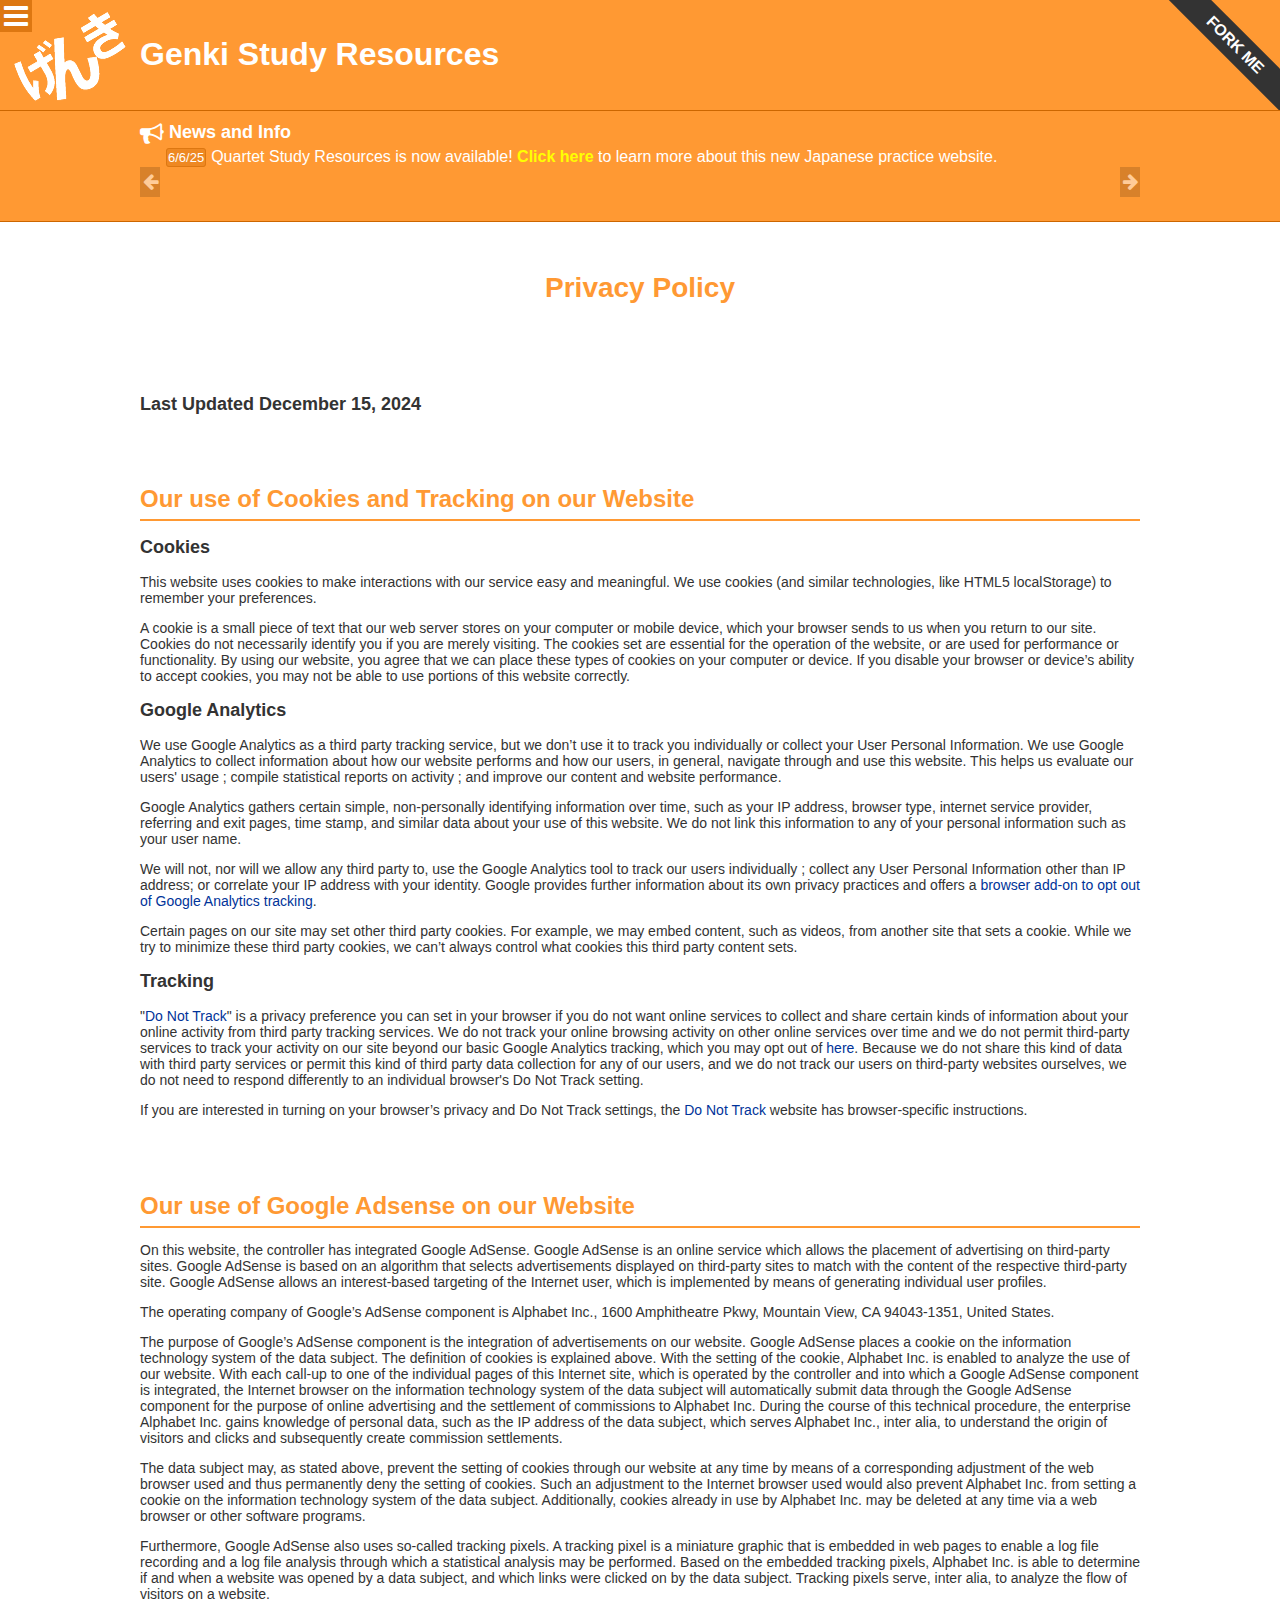
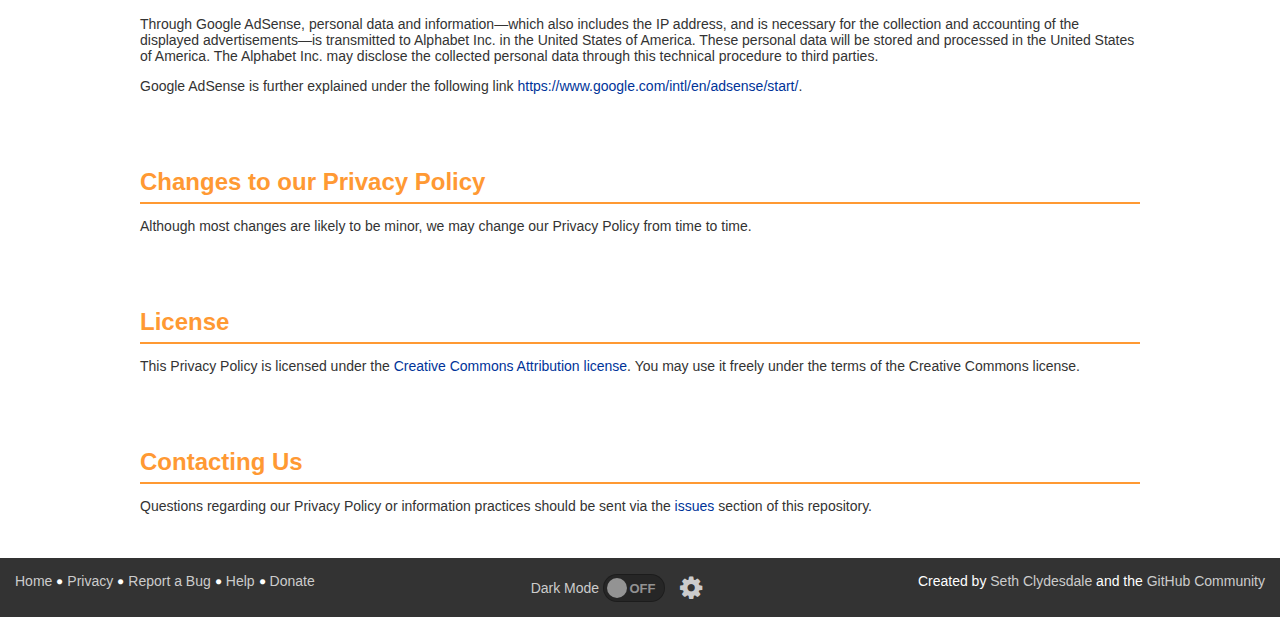
<file: privacy/index.html>
﻿<!DOCTYPE html>
<html lang="en" prefix="og: http://ogp.me/ns#" class="lang-en">
  <head>
    <meta charset="UTF-8">
    <title>Privacy Policy | Genki Study Resources</title>
    <meta name="title" content="Privacy Policy | Genki Study Resources">
    <meta name="twitter:title" content="Privacy Policy | Genki Study Resources">
    <meta property="og:title" content="Privacy Policy | Genki Study Resources">
    <meta name="description" content="Information about Genki Study Resources privacy policy and information practices.">
    <meta property="og:description" content="Information about Genki Study Resources privacy policy and information practices.">
    <link rel="shortcut icon" type="image/x-icon" href="../resources/images/genkico.ico">

    <meta name="keywords" content="Privacy Policy, Information Practices, Cookies, Tracking, Google Analytics" lang="en">
    <meta name="language" content="en">
    <meta name="viewport" content="width=device-width, initial-scale=1">

    <meta property="og:site_name" content="sethclydesdale.github.io">
    <meta property="og:url" content="https://sethclydesdale.github.io/genki-study-resources/privacy/">
    <meta property="og:type" content="website">
    <meta property="og:image" content="https://sethclydesdale.github.io/genki-study-resources/resources/images/genki-thumb.png">
    <meta name="twitter:card" content="summary">
    <meta name="twitter:creator" content="@SethC1995">

    <link rel="stylesheet" href="../resources/css/stylesheet.min.css">
    <script src="../resources/javascript/head.min.js"></script>
    <script src="../resources/javascript/ga.js" async></script>
  </head>

  <body>
    
    <header>
      <h1><a href="../" id="home-link">Genki Study Resources</a></h1>
      <a id="fork-me" href="https://github.com/SethClydesdale/genki-study-resources">Fork Me</a>
    </header>
    
    <div id="announcement">
      <div id="announce-inner">
        <h3><i class="fa">&#xf0a1;</i> News and Info</h3>
        <div id="announce-list">
          <div id="announcement-controls" style="display:none;">
            <button class="button announce-controls button-left" onclick="GenkiAnn.next(-1, true);"><i class="fa">&#xf060;</i></button>
            <button class="button announce-controls button-right" onclick="GenkiAnn.next(+1, true);"><i class="fa">&#xf061;</i></button>
          </div>
          <noscript><div class="announcement">Please enable JavaScript to get the latest news and info.</div></noscript>
        </div>
      </div>
    </div>
    
    <div id="content">
      <div class="content-block">
        <h2 class="title center" id="genki-privacy-policy">Privacy Policy</h2>
      </div>


      <div class="content-block">
        <h4 class="title-med">Last Updated December 15, 2024</h4>
      </div>

      <div class="content-block">
        <h2 class="section-title" id="privacy-cookies-and-tracking">Our use of Cookies and Tracking on our Website</h2>

        <h3 class="sub-title" id="privacy-cookies">Cookies</h3>
        <p>This website uses cookies to make interactions with our service easy and meaningful. We use cookies (and similar technologies, like HTML5 localStorage) to remember your preferences.</p>

        <p>A cookie is a small piece of text that our web server stores on your computer or mobile device, which your browser sends to us when you return to our site. Cookies do not necessarily identify you if you are merely visiting. The cookies set are essential for the operation of the website, or are used for performance or functionality. By using our website, you agree that we can place these types of cookies on your computer or device. If you disable your browser or device’s ability to accept cookies, you may not be able to use portions of this website correctly.</p>

        <h3 class="sub-title" id="privacy-google">Google Analytics</h3>
        <p>We use Google Analytics as a third party tracking service, but we don’t use it to track you individually or collect your User Personal Information. We use Google Analytics to collect information about how our website performs and how our users, in general, navigate through and use this website. This helps us evaluate our users' usage ; compile statistical reports on activity ; and improve our content and website performance.</p>

        <p>Google Analytics gathers certain simple, non-personally identifying information over time, such as your IP address, browser type, internet service provider, referring and exit pages, time stamp, and similar data about your use of this website. We do not link this information to any of your personal information such as your user name.</p>

        <p>We will not, nor will we allow any third party to, use the Google Analytics tool to track our users individually ; collect any User Personal Information other than IP address; or correlate your IP address with your identity. Google provides further information about its own privacy practices and offers a <a href="https://tools.google.com/dlpage/gaoptout">browser add-on to opt out of Google Analytics tracking</a>.</p>

        <p>Certain pages on our site may set other third party cookies. For example, we may embed content, such as videos, from another site that sets a cookie. While we try to minimize these third party cookies, we can’t always control what cookies this third party content sets.</p>

        <h3 class="sub-title" id="privacy-tracking">Tracking</h3>
        <p>"<a href="http://donottrack.us/">Do Not Track</a>" is a privacy preference you can set in your browser if you do not want online services to collect and share certain kinds of information about your online activity from third party tracking services. We do not track your online browsing activity on other online services over time and we do not permit third-party services to track your activity on our site beyond our basic Google Analytics tracking, which you may opt out of <a href="https://tools.google.com/dlpage/gaoptout">here</a>. Because we do not share this kind of data with third party services or permit this kind of third party data collection for any of our users, and we do not track our users on third-party websites ourselves, we do not need to respond differently to an individual browser's Do Not Track setting.</p>

        <p>If you are interested in turning on your browser’s privacy and Do Not Track settings, the <a href="http://donottrack.us/">Do Not Track</a> website has browser-specific instructions.</p>
      </div>

      <div class="content-block">
        <h2 class="section-title" id="google-adsense">Our use of Google Adsense on our Website</h2>
        <p>On this website, the controller has integrated Google AdSense. Google AdSense is an online service which allows the placement of advertising on third-party sites. Google AdSense is based on an algorithm that selects advertisements displayed on third-party sites to match with the content of the respective third-party site. Google AdSense allows an interest-based targeting of the Internet user, which is implemented by means of generating individual user profiles.</p>

        <p>The operating company of Google’s AdSense component is Alphabet Inc., 1600 Amphitheatre Pkwy, Mountain View, CA 94043-1351, United States.</p>

        <p>The purpose of Google’s AdSense component is the integration of advertisements on our website. Google AdSense places a cookie on the information technology system of the data subject. The definition of cookies is explained above. With the setting of the cookie, Alphabet Inc. is enabled to analyze the use of our website. With each call-up to one of the individual pages of this Internet site, which is operated by the controller and into which a Google AdSense component is integrated, the Internet browser on the information technology system of the data subject will automatically submit data through the Google AdSense component for the purpose of online advertising and the settlement of commissions to Alphabet Inc. During the course of this technical procedure, the enterprise Alphabet Inc. gains knowledge of personal data, such as the IP address of the data subject, which serves Alphabet Inc., inter alia, to understand the origin of visitors and clicks and subsequently create commission settlements.</p>

        <p>The data subject may, as stated above, prevent the setting of cookies through our website at any time by means of a corresponding adjustment of the web browser used and thus permanently deny the setting of cookies. Such an adjustment to the Internet browser used would also prevent Alphabet Inc. from setting a cookie on the information technology system of the data subject. Additionally, cookies already in use by Alphabet Inc. may be deleted at any time via a web browser or other software programs.</p>

        <p>Furthermore, Google AdSense also uses so-called tracking pixels. A tracking pixel is a miniature graphic that is embedded in web pages to enable a log file recording and a log file analysis through which a statistical analysis may be performed. Based on the embedded tracking pixels, Alphabet Inc. is able to determine if and when a website was opened by a data subject, and which links were clicked on by the data subject. Tracking pixels serve, inter alia, to analyze the flow of visitors on a website.</p>

        <p>Through Google AdSense, personal data and information—which also includes the IP address, and is necessary for the collection and accounting of the displayed advertisements—is transmitted to Alphabet Inc. in the United States of America. These personal data will be stored and processed in the United States of America. The Alphabet Inc. may disclose the collected personal data through this technical procedure to third parties.</p>

        <p>Google AdSense is further explained under the following link <a href="https://www.google.com/intl/en/adsense/start/" target="_blank">https://www.google.com/intl/en/adsense/start/</a>.</p>
      </div>


      <div class="content-block">
        <h2 class="section-title" id="privacy-changes">Changes to our Privacy Policy</h2>
        <p>Although most changes are likely to be minor, we may change our Privacy Policy from time to time.</p>
      </div>


      <div class="content-block">
        <h2 class="section-title" id="privacy-license">License</h2>
        <p>This Privacy Policy is licensed under the <a href="https://creativecommons.org/licenses/by/4.0/">Creative Commons Attribution license</a>. You may use it freely under the terms of the Creative Commons license.</p>
      </div>

      <div class="content-block">
        <h2 class="section-title" id="privacy-contact">Contacting Us</h2>
        <p>Questions regarding our Privacy Policy or information practices should be sent via the <a href="https://github.com/SethClydesdale/genki-study-resources/issues">issues</a> section of this repository.</p>
      </div>
    </div>
    
    <footer class="clear">
      <ul class="footer-left">
        <li><a href="../" id="footer-home">Home</a></li>
        <li><a href="./">Privacy</a></li>
        <li><a href="../report/">Report a Bug</a></li>
        <li><a href="../help/">Help</a></li>
        <li><a href="../donate/">Donate</a></li>
      </ul>
      
      <ul class="footer-right">
        <li>Created by <a href="https://github.com/SethClydesdale">Seth Clydesdale</a> and the <a href="https://github.com/SethClydesdale/genki-study-resources/graphs/contributors">GitHub Community</a></li>
      </ul>
    </footer>
    
    <script src="../resources/javascript/all.min.js"></script>
    <script src="../resources/javascript/genki.min.js"></script>
  </body>
</html>
</file>
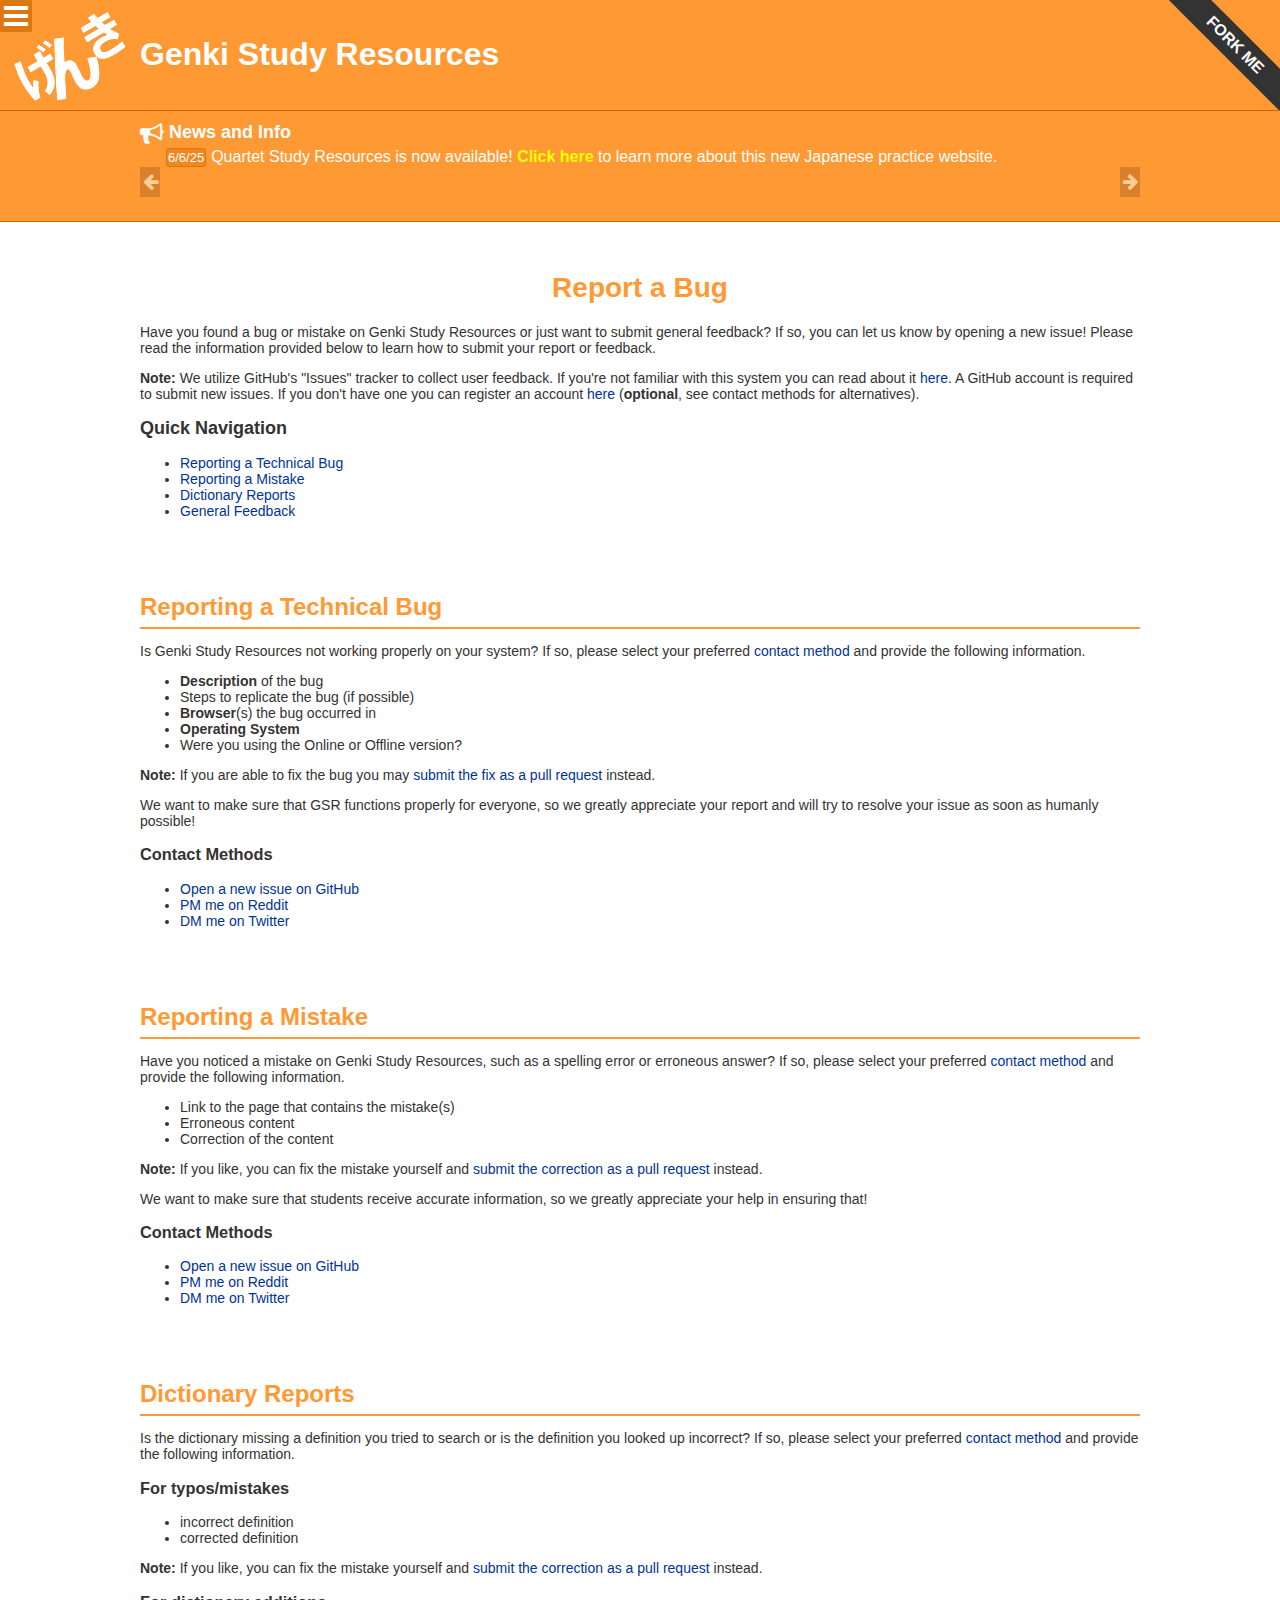
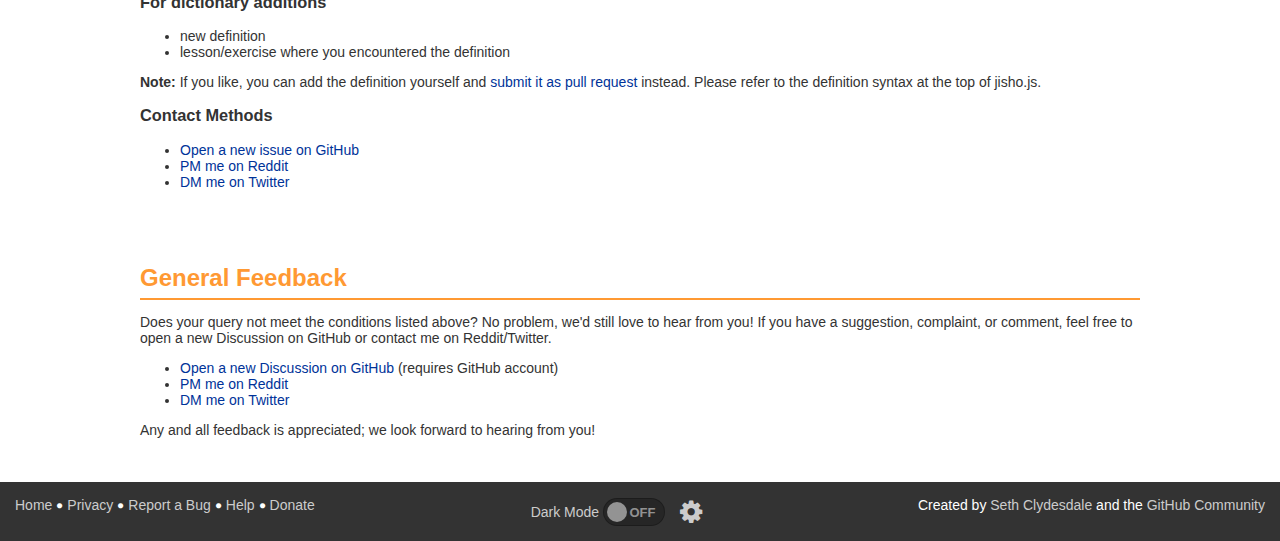
<file: report/index.html>
﻿<!DOCTYPE html>
<html lang="en" prefix="og: http://ogp.me/ns#" class="lang-en">
  <head>
    <meta charset="UTF-8">
    <title>Report a Bug | Genki Study Resources</title>
    <meta name="title" content="Report a Bug | Genki Study Resources">
    <meta name="twitter:title" content="Report a Bug | Genki Study Resources">
    <meta property="og:title" content="Report a Bug | Genki Study Resources">
    <meta name="description" content="Have you found a bug or mistake on Genki Study Resources? If so, you can let us know by reporting it via this page.">
    <meta property="og:description" content="Have you found a bug or mistake on Genki Study Resources? If so, you can let us know by reporting it via this page.">
    <link rel="shortcut icon" type="image/x-icon" href="../resources/images/genkico.ico">

    <meta name="keywords" content="Report Bug, Submit Suggestion, Submit Feedback, Submit Complaint, Report Mistake, Report Misspelled Word" lang="en">
    <meta name="language" content="en">
    <meta name="viewport" content="width=device-width, initial-scale=1">

    <meta property="og:site_name" content="sethclydesdale.github.io">
    <meta property="og:url" content="https://sethclydesdale.github.io/genki-study-resources/report/">
    <meta property="og:type" content="website">
    <meta property="og:image" content="https://sethclydesdale.github.io/genki-study-resources/resources/images/genki-thumb.png">
    <meta name="twitter:card" content="summary">
    <meta name="twitter:creator" content="@SethC1995">

    <link rel="stylesheet" href="../resources/css/stylesheet.min.css">
    <script src="../resources/javascript/head.min.js"></script>
    <script src="../resources/javascript/ga.js" async></script>
  </head>

  <body>
    
    <header>
      <h1><a href="../" id="home-link">Genki Study Resources</a></h1>
      <a id="fork-me" href="https://github.com/SethClydesdale/genki-study-resources">Fork Me</a>
    </header>
    
    <div id="announcement">
      <div id="announce-inner">
        <h3><i class="fa">&#xf0a1;</i> News and Info</h3>
        <div id="announce-list">
          <div id="announcement-controls" style="display:none;">
            <button class="button announce-controls button-left" onclick="GenkiAnn.next(-1, true);"><i class="fa">&#xf060;</i></button>
            <button class="button announce-controls button-right" onclick="GenkiAnn.next(+1, true);"><i class="fa">&#xf061;</i></button>
          </div>
          <noscript><div class="announcement">Please enable JavaScript to get the latest news and info.</div></noscript>
        </div>
      </div>
    </div>
    
    <div id="content">
      <div class="content-block">
        <h2 class="title center" id="genki-reporting-help">Report a Bug</h2>
        <p>Have you found a bug or mistake on Genki Study Resources or just want to submit general feedback? If so, you can let us know by opening a new issue! Please read the information provided below to learn how to submit your report or feedback.</p>
        
        <p><strong>Note:</strong> We utilize GitHub's "Issues" tracker to collect user feedback. If you're not familiar with this system you can read about it <a href="https://help.github.com/articles/about-issues/">here</a>. A GitHub account is required to submit new issues. If you don't have one you can register an account <a href="https://github.com/join">here</a> (<strong>optional</strong>, see contact methods for alternatives).</p>
        
        <h3 class="sub-title" id="genki-report-quick-nav">Quick Navigation</h3>
        <ul>
          <li><a href="#report-technical">Reporting a Technical Bug</a></li>
          <li><a href="#report-mistake">Reporting a Mistake</a></li>
          <li><a href="#report-jisho">Dictionary Reports</a></li>
          <li><a href="#report-other">General Feedback</a></li>
        </ul>
      </div>

      <div class="content-block">
        <h2 class="section-title" id="report-technical">Reporting a Technical Bug</h2>
        <p>Is Genki Study Resources not working properly on your system? If so, please select your preferred <a href="#contact-method-tech">contact method</a> and provide the following information.</p>
        <ul>
          <li><strong>Description</strong> of the bug</li>
          <li>Steps to replicate the bug (if possible)</li>
          <li><strong>Browser</strong>(s) the bug occurred in</li>
          <li><strong>Operating System</strong></li>
          <li>Were you using the Online or Offline version?</li>
        </ul>
        <p><strong>Note:</strong> If you are able to fix the bug you may <a href="https://github.com/SethClydesdale/genki-study-resources/pulls">submit the fix as a pull request</a> instead.</p>
        <p>We want to make sure that GSR functions properly for everyone, so we greatly appreciate your report and will try to resolve your issue as soon as humanly possible!</p>
        <h3 id="contact-method-tech">Contact Methods</h3>
        <ul>
          <li><a href="https://github.com/SethClydesdale/genki-study-resources/issues">Open a new issue on GitHub</a></li>
          <li><a href="https://www.reddit.com/message/compose/?to=SelentoAnuri">PM me on Reddit</a></li>
          <li><a href="https://twitter.com/messages/compose?recipient_id=369201778">DM me on Twitter</a></li>
        </ul>
      </div>
      
      <div class="content-block">
        <h2 class="section-title" id="report-mistake">Reporting a Mistake</h2>
        <p>Have you noticed a mistake on Genki Study Resources, such as a spelling error or erroneous answer? If so, please select your preferred <a href="#contact-method-mistake">contact method</a> and provide the following information.</p>
        <ul>
          <li>Link to the page that contains the mistake(s)</li>
          <li>Erroneous content</li>
          <li>Correction of the content</li>
        </ul>
        <p><strong>Note:</strong> If you like, you can fix the mistake yourself and <a href="https://github.com/SethClydesdale/genki-study-resources/pulls">submit the correction as a pull request</a> instead.</p>
        <p>We want to make sure that students receive accurate information, so we greatly appreciate your help in ensuring that!</p>
        <h3 id="contact-method-mistake">Contact Methods</h3>
        <ul>
          <li><a href="https://github.com/SethClydesdale/genki-study-resources/issues">Open a new issue on GitHub</a></li>
          <li><a href="https://www.reddit.com/message/compose/?to=SelentoAnuri">PM me on Reddit</a></li>
          <li><a href="https://twitter.com/messages/compose?recipient_id=369201778">DM me on Twitter</a></li>
        </ul>
      </div>
      
      <div class="content-block">
        <h2 class="section-title" id="report-jisho">Dictionary Reports</h2>
        <p>Is the dictionary missing a definition you tried to search or is the definition you looked up incorrect? If so, please select your preferred <a href="#contact-method-jisho">contact method</a> and provide the following information.</p>
        <h3>For typos/mistakes</h3>
        <ul>
          <li>incorrect definition</li>
          <li>corrected definition</li>
        </ul>
        <p><strong>Note:</strong> If you like, you can fix the mistake yourself and <a href="https://github.com/SethClydesdale/genki-study-resources/pulls">submit the correction as a pull request</a> instead.</p>
        <h3>For dictionary additions</h3>
        <ul>
          <li>new definition</li>
          <li>lesson/exercise where you encountered the definition</li>
        </ul>
        <p><strong>Note:</strong> If you like, you can add the definition yourself and <a href="https://github.com/SethClydesdale/genki-study-resources/pulls">submit it as pull request</a> instead. Please refer to the definition syntax at the top of jisho.js.</p>
        <h3 id="contact-method-jisho">Contact Methods</h3>
        <ul>
          <li><a href="https://github.com/SethClydesdale/genki-study-resources/issues">Open a new issue on GitHub</a></li>
          <li><a href="https://www.reddit.com/message/compose/?to=SelentoAnuri">PM me on Reddit</a></li>
          <li><a href="https://twitter.com/messages/compose?recipient_id=369201778">DM me on Twitter</a></li>
        </ul>
      </div>
      
      <div class="content-block">
        <h2 class="section-title" id="report-other">General Feedback</h2>
        <p>Does your query not meet the conditions listed above? No problem, we'd still love to hear from you! If you have a suggestion, complaint, or comment, feel free to open a new Discussion on GitHub or contact me on Reddit/Twitter.</p>
        <ul>
          <li><a href="https://github.com/SethClydesdale/genki-study-resources/discussions/">Open a new Discussion on GitHub</a> (requires GitHub account)</li>
          <li><a href="https://www.reddit.com/message/compose/?to=SelentoAnuri">PM me on Reddit</a></li>
          <li><a href="https://twitter.com/messages/compose?recipient_id=369201778">DM me on Twitter</a></li>
        </ul>
        <p>Any and all feedback is appreciated; we look forward to hearing from you!</p>
      </div>
    </div>
    
    <footer class="clear">
      <ul class="footer-left">
        <li><a href="../" id="footer-home">Home</a></li>
        <li><a href="../privacy/">Privacy</a></li>
        <li><a href="./">Report a Bug</a></li>
        <li><a href="../help/">Help</a></li>
        <li><a href="../donate/">Donate</a></li>
      </ul>
      
      <ul class="footer-right">
        <li>Created by <a href="https://github.com/SethClydesdale">Seth Clydesdale</a> and the <a href="https://github.com/SethClydesdale/genki-study-resources/graphs/contributors">GitHub Community</a></li>
      </ul>
    </footer>
    
    <script src="../resources/javascript/all.min.js"></script>
    <script src="../resources/javascript/genki.min.js"></script>
  </body>
</html>
</file>
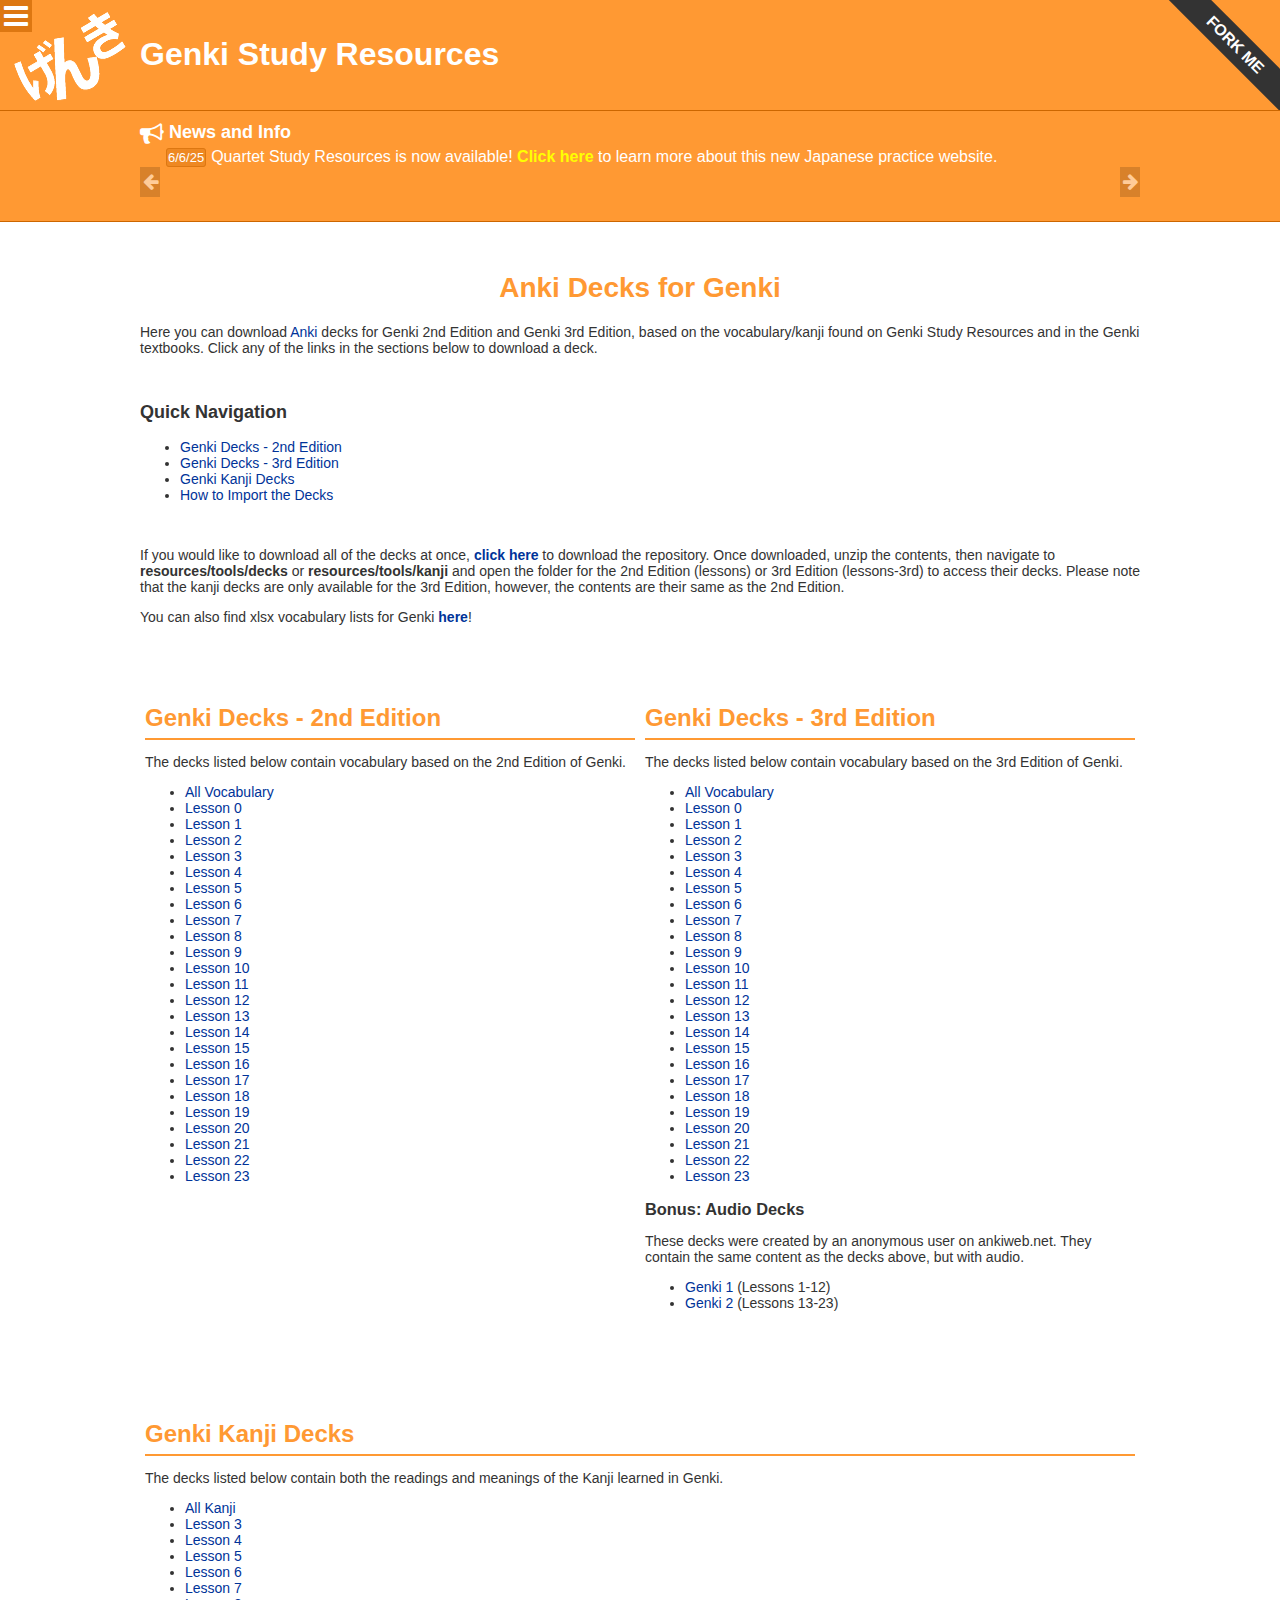
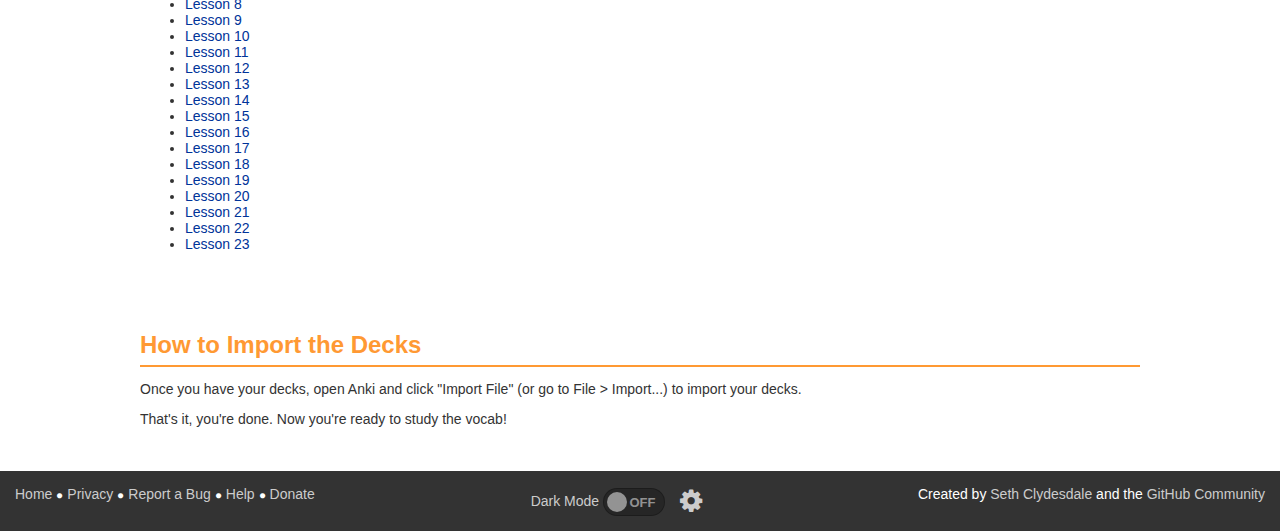
<file: help/anki-decks/index.html>
﻿<!DOCTYPE html>
<html lang="en" prefix="og: http://ogp.me/ns#" class="lang-en">
  <head>
    <meta charset="UTF-8">
    <title>Anki Decks | Genki Study Resources</title>
    <meta name="title" content="Anki Decks | Genki Study Resources">
    <meta name="twitter:title" content="Anki Decks | Genki Study Resources">
    <meta property="og:title" content="Anki Decks | Genki Study Resources">
    <meta name="description" content="Here you can download Anki decks for Genki 2nd Edition and Genki 3rd Edition, based on the vocabulary/kanji found on Genki Study Resources and in the Genki textbooks.">
    <meta property="og:description" content="Here you can download Anki decks for Genki 2nd Edition and Genki 3rd Edition, based on the vocabulary/kanji found on Genki Study Resources and in the Genki textbooks.">
    <link rel="shortcut icon" type="image/x-icon" href="../../resources/images/genkico.ico">

    <meta name="keywords" content="Anki, Decks, Cards, Help, Guide, Tutorial, Japanese" lang="en">
    <meta name="language" content="en">
    <meta name="viewport" content="width=device-width, initial-scale=1">

    <meta property="og:site_name" content="sethclydesdale.github.io">
    <meta property="og:url" content="https://sethclydesdale.github.io/genki-study-resources/help/anki-decks/">
    <meta property="og:type" content="website">
    <meta property="og:image" content="https://sethclydesdale.github.io/genki-study-resources/resources/images/genki-thumb.png">
    <meta name="twitter:card" content="summary">
    <meta name="twitter:creator" content="@SethC1995">

    <link rel="stylesheet" href="../../resources/css/stylesheet.min.css">
    <script src="../../resources/javascript/head.min.js"></script>
    <script src="../../resources/javascript/ga.js" async></script>
  </head>

  <body>
    
    <header>
      <h1><a href="../../" id="home-link">Genki Study Resources</a></h1>
      <a id="fork-me" href="https://github.com/SethClydesdale/genki-study-resources">Fork Me</a>
    </header>
    
    <div id="announcement">
      <div id="announce-inner">
        <h3><i class="fa">&#xf0a1;</i> News and Info</h3>
        <div id="announce-list">
          <div id="announcement-controls" style="display:none;">
            <button class="button announce-controls button-left" onclick="GenkiAnn.next(-1, true);"><i class="fa">&#xf060;</i></button>
            <button class="button announce-controls button-right" onclick="GenkiAnn.next(+1, true);"><i class="fa">&#xf061;</i></button>
          </div>
          <noscript><div class="announcement">Please enable JavaScript to get the latest news and info.</div></noscript>
        </div>
      </div>
    </div>
    
    <div id="content">
      <div class="content-block">
        <h2 class="title center" id="genki-anki-decks">Anki Decks for Genki</h2>
        <p>Here you can download <a href="https://apps.ankiweb.net/">Anki</a> decks for Genki 2nd Edition and Genki 3rd Edition, based on the vocabulary/kanji found on Genki Study Resources and in the Genki textbooks. Click any of the links in the sections below to download a deck.</p>
        <br>
        
        <h3 class="sub-title" id="quick-nav">Quick Navigation</h3>
        <ul>
          <li><a href="#2nd-edition-decks">Genki Decks - 2nd Edition</a></li>
          <li><a href="#3rd-edition-decks">Genki Decks - 3rd Edition</a></li>
          <li><a href="#kanji-decks">Genki Kanji Decks</a></li>
          <li><a href="#anki-import-help">How to Import the Decks</a></li>
        </ul>
        <br>
        
        <p>If you would like to download all of the decks at once, <a href="https://github.com/SethClydesdale/genki-study-resources/archive/master.zip"><strong>click here</strong></a> to download the repository. Once downloaded, unzip the contents, then navigate to <strong>resources/tools/decks</strong>  or <strong>resources/tools/kanji</strong> and open the folder for the 2nd Edition (lessons) or 3rd Edition (lessons-3rd) to access their decks. Please note that the kanji decks are only available for the 3rd Edition, however, the contents are their same as the 2nd Edition.</p>
        
        <p>You can also find xlsx vocabulary lists for Genki <a href="https://github.com/SethClydesdale/genki-study-resources/tree/master/resources/tools/wordlist_E-J"><strong>here</strong></a>!</p>
      </div>
      
      <div class="content-block columns-2 clear">
        <div>
          <div style="padding:5px;">
            <h3 class="section-title" id="2nd-edition-decks">Genki Decks - 2nd Edition</h3>
            <p>The decks listed below contain vocabulary based on the 2nd Edition of Genki.</p>
            <ul>
              <li><a href="../../resources/tools/decks/lessons/Genki.apkg">All Vocabulary</a></li>
              <li><a href="../../resources/tools/decks/lessons/Genki_lesson_0.apkg">Lesson 0</a></li>
              <li><a href="../../resources/tools/decks/lessons/Genki_lesson_1.apkg">Lesson 1</a></li>
              <li><a href="../../resources/tools/decks/lessons/Genki_lesson_2.apkg">Lesson 2</a></li>
              <li><a href="../../resources/tools/decks/lessons/Genki_lesson_3.apkg">Lesson 3</a></li>
              <li><a href="../../resources/tools/decks/lessons/Genki_lesson_4.apkg">Lesson 4</a></li>
              <li><a href="../../resources/tools/decks/lessons/Genki_lesson_5.apkg">Lesson 5</a></li>
              <li><a href="../../resources/tools/decks/lessons/Genki_lesson_6.apkg">Lesson 6</a></li>
              <li><a href="../../resources/tools/decks/lessons/Genki_lesson_7.apkg">Lesson 7</a></li>
              <li><a href="../../resources/tools/decks/lessons/Genki_lesson_8.apkg">Lesson 8</a></li>
              <li><a href="../../resources/tools/decks/lessons/Genki_lesson_9.apkg">Lesson 9</a></li>
              <li><a href="../../resources/tools/decks/lessons/Genki_lesson_10.apkg">Lesson 10</a></li>
              <li><a href="../../resources/tools/decks/lessons/Genki_lesson_11.apkg">Lesson 11</a></li>
              <li><a href="../../resources/tools/decks/lessons/Genki_lesson_12.apkg">Lesson 12</a></li>
              <li><a href="../../resources/tools/decks/lessons/Genki_lesson_13.apkg">Lesson 13</a></li>
              <li><a href="../../resources/tools/decks/lessons/Genki_lesson_14.apkg">Lesson 14</a></li>
              <li><a href="../../resources/tools/decks/lessons/Genki_lesson_15.apkg">Lesson 15</a></li>
              <li><a href="../../resources/tools/decks/lessons/Genki_lesson_16.apkg">Lesson 16</a></li>
              <li><a href="../../resources/tools/decks/lessons/Genki_lesson_17.apkg">Lesson 17</a></li>
              <li><a href="../../resources/tools/decks/lessons/Genki_lesson_18.apkg">Lesson 18</a></li>
              <li><a href="../../resources/tools/decks/lessons/Genki_lesson_19.apkg">Lesson 19</a></li>
              <li><a href="../../resources/tools/decks/lessons/Genki_lesson_20.apkg">Lesson 20</a></li>
              <li><a href="../../resources/tools/decks/lessons/Genki_lesson_21.apkg">Lesson 21</a></li>
              <li><a href="../../resources/tools/decks/lessons/Genki_lesson_22.apkg">Lesson 22</a></li>
              <li><a href="../../resources/tools/decks/lessons/Genki_lesson_23.apkg">Lesson 23</a></li>
            </ul>
          </div>
        </div>
        
        <div>
          <div style="padding:5px;">
            <h3 class="section-title" id="3rd-edition-decks">Genki Decks - 3rd Edition</h3>
            <p>The decks listed below contain vocabulary based on the 3rd Edition of Genki.</p>
            <ul>
              <li><a href="../../resources/tools/decks/lessons-3rd/Genki.apkg">All Vocabulary</a></li>
              <li><a href="../../resources/tools/decks/lessons-3rd/Genki_lesson_0.apkg">Lesson 0</a></li>
              <li><a href="../../resources/tools/decks/lessons-3rd/Genki_lesson_1.apkg">Lesson 1</a></li>
              <li><a href="../../resources/tools/decks/lessons-3rd/Genki_lesson_2.apkg">Lesson 2</a></li>
              <li><a href="../../resources/tools/decks/lessons-3rd/Genki_lesson_3.apkg">Lesson 3</a></li>
              <li><a href="../../resources/tools/decks/lessons-3rd/Genki_lesson_4.apkg">Lesson 4</a></li>
              <li><a href="../../resources/tools/decks/lessons-3rd/Genki_lesson_5.apkg">Lesson 5</a></li>
              <li><a href="../../resources/tools/decks/lessons-3rd/Genki_lesson_6.apkg">Lesson 6</a></li>
              <li><a href="../../resources/tools/decks/lessons-3rd/Genki_lesson_7.apkg">Lesson 7</a></li>
              <li><a href="../../resources/tools/decks/lessons-3rd/Genki_lesson_8.apkg">Lesson 8</a></li>
              <li><a href="../../resources/tools/decks/lessons-3rd/Genki_lesson_9.apkg">Lesson 9</a></li>
              <li><a href="../../resources/tools/decks/lessons-3rd/Genki_lesson_10.apkg">Lesson 10</a></li>
              <li><a href="../../resources/tools/decks/lessons-3rd/Genki_lesson_11.apkg">Lesson 11</a></li>
              <li><a href="../../resources/tools/decks/lessons-3rd/Genki_lesson_12.apkg">Lesson 12</a></li>
              <li><a href="../../resources/tools/decks/lessons-3rd/Genki_lesson_13.apkg">Lesson 13</a></li>
              <li><a href="../../resources/tools/decks/lessons-3rd/Genki_lesson_14.apkg">Lesson 14</a></li>
              <li><a href="../../resources/tools/decks/lessons-3rd/Genki_lesson_15.apkg">Lesson 15</a></li>
              <li><a href="../../resources/tools/decks/lessons-3rd/Genki_lesson_16.apkg">Lesson 16</a></li>
              <li><a href="../../resources/tools/decks/lessons-3rd/Genki_lesson_17.apkg">Lesson 17</a></li>
              <li><a href="../../resources/tools/decks/lessons-3rd/Genki_lesson_18.apkg">Lesson 18</a></li>
              <li><a href="../../resources/tools/decks/lessons-3rd/Genki_lesson_19.apkg">Lesson 19</a></li>
              <li><a href="../../resources/tools/decks/lessons-3rd/Genki_lesson_20.apkg">Lesson 20</a></li>
              <li><a href="../../resources/tools/decks/lessons-3rd/Genki_lesson_21.apkg">Lesson 21</a></li>
              <li><a href="../../resources/tools/decks/lessons-3rd/Genki_lesson_22.apkg">Lesson 22</a></li>
              <li><a href="../../resources/tools/decks/lessons-3rd/Genki_lesson_23.apkg">Lesson 23</a></li>
            </ul>
            <h3 style="margin-bottom:0px;">Bonus: Audio Decks</h3>
            <p>These decks were created by an anonymous user on ankiweb.net. They contain the same content as the decks above, but with audio.</p>
            <ul>
              <li><a href="https://ankiweb.net/shared/info/609908380" target="_blank">Genki 1</a> (Lessons 1-12)</li>
              <li><a href="https://ankiweb.net/shared/info/346865307" target="_blank">Genki 2</a> (Lessons 13-23)</li>
            </ul>
          </div>
        </div>
      </div>
        
      <div class="content-block">
        <div style="padding:5px;">
          <h3 class="section-title" id="kanji-decks">Genki Kanji Decks</h3>
          <p>The decks listed below contain both the readings and meanings of the Kanji learned in Genki.</p>
          <ul>
            <li><a href="../../resources/tools/kanji/lessons-3rd/Genki.apkg">All Kanji</a></li>
            <li><a href="../../resources/tools/kanji/lessons-3rd/Genki_Kanji_03.apkg">Lesson 3</a></li>
            <li><a href="../../resources/tools/kanji/lessons-3rd/Genki_Kanji_04.apkg">Lesson 4</a></li>
            <li><a href="../../resources/tools/kanji/lessons-3rd/Genki_Kanji_05.apkg">Lesson 5</a></li>
            <li><a href="../../resources/tools/kanji/lessons-3rd/Genki_Kanji_06.apkg">Lesson 6</a></li>
            <li><a href="../../resources/tools/kanji/lessons-3rd/Genki_Kanji_07.apkg">Lesson 7</a></li>
            <li><a href="../../resources/tools/kanji/lessons-3rd/Genki_Kanji_08.apkg">Lesson 8</a></li>
            <li><a href="../../resources/tools/kanji/lessons-3rd/Genki_Kanji_09.apkg">Lesson 9</a></li>
            <li><a href="../../resources/tools/kanji/lessons-3rd/Genki_Kanji_10.apkg">Lesson 10</a></li>
            <li><a href="../../resources/tools/kanji/lessons-3rd/Genki_Kanji_11.apkg">Lesson 11</a></li>
            <li><a href="../../resources/tools/kanji/lessons-3rd/Genki_Kanji_12.apkg">Lesson 12</a></li>
            <li><a href="../../resources/tools/kanji/lessons-3rd/Genki_Kanji_13.apkg">Lesson 13</a></li>
            <li><a href="../../resources/tools/kanji/lessons-3rd/Genki_Kanji_14.apkg">Lesson 14</a></li>
            <li><a href="../../resources/tools/kanji/lessons-3rd/Genki_Kanji_15.apkg">Lesson 15</a></li>
            <li><a href="../../resources/tools/kanji/lessons-3rd/Genki_Kanji_16.apkg">Lesson 16</a></li>
            <li><a href="../../resources/tools/kanji/lessons-3rd/Genki_Kanji_17.apkg">Lesson 17</a></li>
            <li><a href="../../resources/tools/kanji/lessons-3rd/Genki_Kanji_18.apkg">Lesson 18</a></li>
            <li><a href="../../resources/tools/kanji/lessons-3rd/Genki_Kanji_19.apkg">Lesson 19</a></li>
            <li><a href="../../resources/tools/kanji/lessons-3rd/Genki_Kanji_20.apkg">Lesson 20</a></li>
            <li><a href="../../resources/tools/kanji/lessons-3rd/Genki_Kanji_21.apkg">Lesson 21</a></li>
            <li><a href="../../resources/tools/kanji/lessons-3rd/Genki_Kanji_22.apkg">Lesson 22</a></li>
            <li><a href="../../resources/tools/kanji/lessons-3rd/Genki_Kanji_23.apkg">Lesson 23</a></li>
          </ul>
        </div>
      </div>
      
      <div class="content-block">
        <h3 class="section-title" id="anki-import-help">How to Import the Decks</h3>
        <p>Once you have your decks, open Anki and click "Import File" (or go to File > Import...) to import your decks.</p>
        <p>That's it, you're done. Now you're ready to study the vocab!</p>
      </div>
    </div>
    
    <footer class="clear">
      <ul class="footer-left">
        <li><a href="../../" id="footer-home">Home</a></li>
        <li><a href="../../privacy/">Privacy</a></li>
        <li><a href="../../report/">Report a Bug</a></li>
        <li><a href="../../help/">Help</a></li>
        <li><a href="../../donate/">Donate</a></li>
      </ul>
      
      <ul class="footer-right">
        <li>Created by <a href="https://github.com/SethClydesdale">Seth Clydesdale</a> and the <a href="https://github.com/SethClydesdale/genki-study-resources/graphs/contributors">GitHub Community</a></li>
      </ul>
    </footer>
    
    <script src="../../resources/javascript/all.min.js"></script>
    <script src="../../resources/javascript/genki.min.js"></script>
  </body>
</html>
</file>
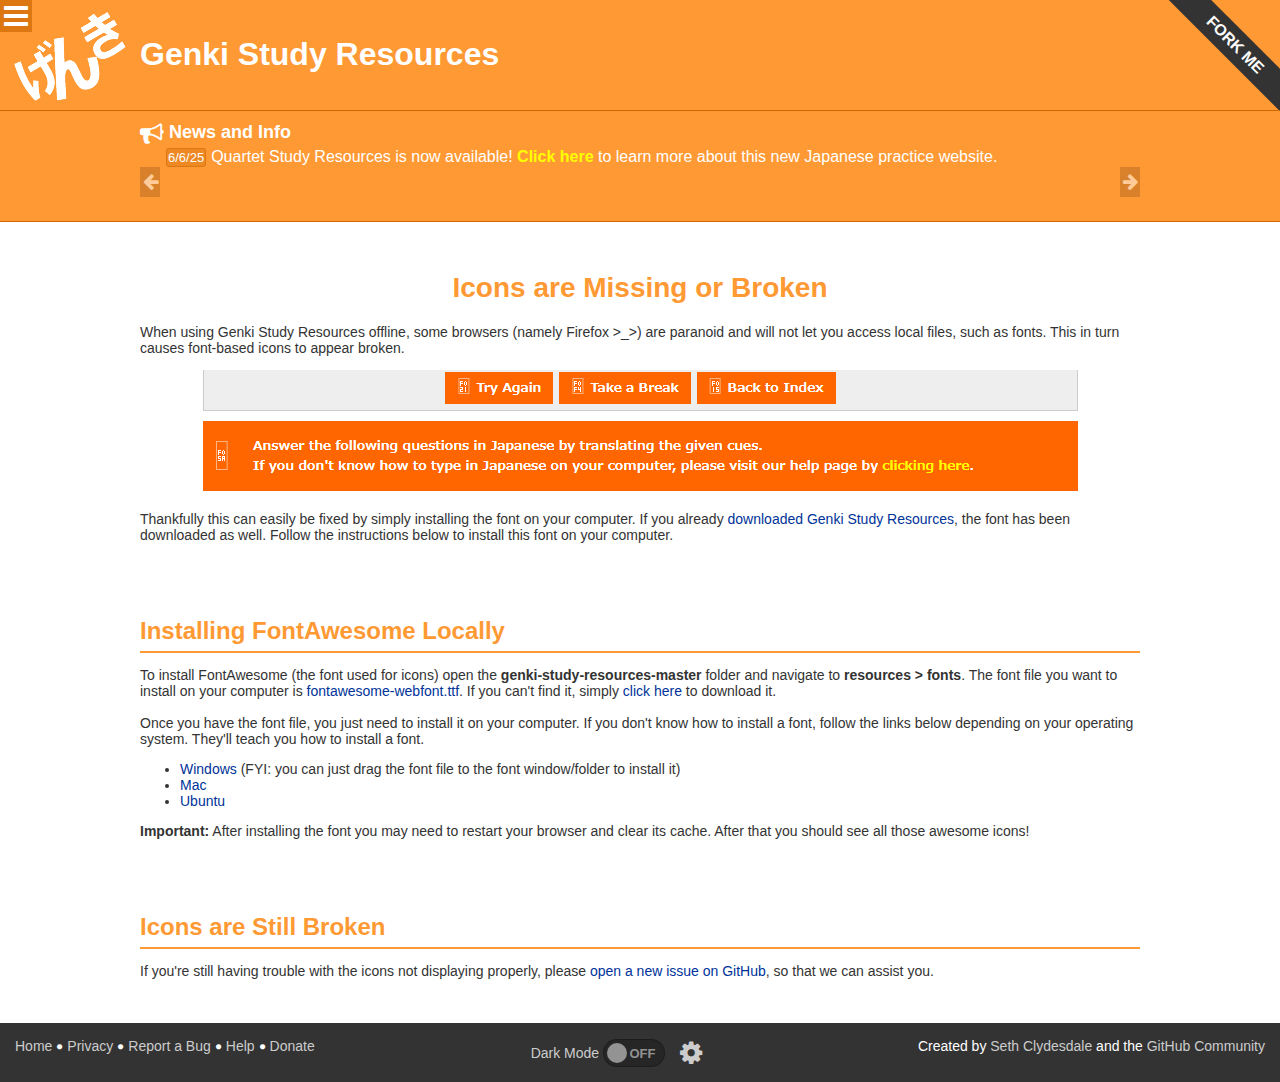
<file: help/broken-icons/index.html>
﻿<!DOCTYPE html>
<html lang="en" prefix="og: http://ogp.me/ns#" class="lang-en">
  <head>
    <meta charset="UTF-8">
    <title>Icons are Missing or Broken - Help | Genki Study Resources</title>
    <meta name="title" content="Icons are Missing or Broken - Help | Genki Study Resources">
    <meta name="twitter:title" content="Icons are Missing or Broken - Help | Genki Study Resources">
    <meta property="og:title" content="Icons are Missing or Broken - Help | Genki Study Resources">
    <meta name="description" content="When using Genki Study Resources offline, some browsers (namely Firefox >_>) are paranoid and will not let you access local files, such as fonts. This guide will walk you through how to fix that issue.">
    <meta property="og:description" content="When using Genki Study Resources offline, some browsers (namely Firefox >_>) are paranoid and will not let you access local files, such as fonts. This guide will walk you through how to fix that issue.">
    <link rel="shortcut icon" type="image/x-icon" href="../../resources/images/genkico.ico">

    <meta name="keywords" content="FontAwesome, Icons, Missing, Broken, Firefox, Help, Guide, Tutorial, Japanese" lang="en">
    <meta name="language" content="en">
    <meta name="viewport" content="width=device-width, initial-scale=1">

    <meta property="og:site_name" content="sethclydesdale.github.io">
    <meta property="og:url" content="https://sethclydesdale.github.io/genki-study-resources/help/broken-icons/">
    <meta property="og:type" content="website">
    <meta property="og:image" content="https://sethclydesdale.github.io/genki-study-resources/resources/images/genki-thumb.png">
    <meta name="twitter:card" content="summary">
    <meta name="twitter:creator" content="@SethC1995">

    <link rel="stylesheet" href="../../resources/css/stylesheet.min.css">
    <script src="../../resources/javascript/head.min.js"></script>
    <script src="../../resources/javascript/ga.js" async></script>
  </head>

  <body>
    
    <header>
      <h1><a href="../../" id="home-link">Genki Study Resources</a></h1>
      <a id="fork-me" href="https://github.com/SethClydesdale/genki-study-resources">Fork Me</a>
    </header>
    
    <div id="announcement">
      <div id="announce-inner">
        <h3><i class="fa">&#xf0a1;</i> News and Info</h3>
        <div id="announce-list">
          <div id="announcement-controls" style="display:none;">
            <button class="button announce-controls button-left" onclick="GenkiAnn.next(-1, true);"><i class="fa">&#xf060;</i></button>
            <button class="button announce-controls button-right" onclick="GenkiAnn.next(+1, true);"><i class="fa">&#xf061;</i></button>
          </div>
          <noscript><div class="announcement">Please enable JavaScript to get the latest news and info.</div></noscript>
        </div>
      </div>
    </div>
    
    <div id="content">
      <div class="content-block">
        <h2 class="title center" id="genki-icon-help">Icons are Missing or Broken</h2>
        <p>When using Genki Study Resources offline, some browsers (namely Firefox >_>) are paranoid and will not let you access local files, such as fonts. This in turn causes font-based icons to appear broken.</p>
        
        <div class="center"><a href="../../resources/images/general/broken-font.png" target="_blank"><img src="../../resources/images/general/broken-font.png" alt="broken icons"></a></div>
        
        <p>Thankfully this can easily be fixed by simply installing the font on your computer. If you already <a href="../../download/">downloaded Genki Study Resources</a>, the font has been downloaded as well. Follow the instructions below to install this font on your computer.</p>
      </div>
      
      <div class="content-block">
        <h3 class="section-title" id="installing-fonts">Installing FontAwesome Locally</h3>
        <p>To install FontAwesome (the font used for icons) open the <b>genki-study-resources-master</b> folder and navigate to <b>resources > fonts</b>. The font file you want to install on your computer is <a href="../../resources/images/general/fa-help.png" target="_blank">fontawesome-webfont.ttf</a>. If you can't find it, simply <a href="../../resources/fonts/fontawesome-webfont.ttf">click here</a> to download it.<br><br>Once you have the font file, you just need to install it on your computer. If you don't know how to install a font, follow the links below depending on your operating system. They'll teach you how to install a font.</p>
        <ul>
          <li><a href="https://support.microsoft.com/en-us/help/314960/how-to-install-or-remove-a-font-in-windows">Windows</a> (FYI: you can just drag the font file to the font window/folder to install it)</li>
          <li><a href="https://support.apple.com/en-us/HT201749">Mac</a></li>
          <li><a href="https://itsfoss.com/install-fonts-ubuntu/">Ubuntu</a></li>
        </ul>
        <p><b>Important:</b> After installing the font you may need to restart your browser and clear its cache. After that you should see all those awesome icons!</p>
      </div>
        
      <div class="content-block">
        <h3 class="section-title" id="install-failed">Icons are Still Broken</h3>
        <p>If you're still having trouble with the icons not displaying properly, please <a href="https://github.com/SethClydesdale/genki-study-resources/issues">open a new issue on GitHub</a>, so that we can assist you.</p>
      </div>
    </div>
    
    <footer class="clear">
      <ul class="footer-left">
        <li><a href="../../" id="footer-home">Home</a></li>
        <li><a href="../../privacy/">Privacy</a></li>
        <li><a href="../../report/">Report a Bug</a></li>
        <li><a href="../../help/">Help</a></li>
        <li><a href="../../donate/">Donate</a></li>
      </ul>
      
      <ul class="footer-right">
        <li>Created by <a href="https://github.com/SethClydesdale">Seth Clydesdale</a> and the <a href="https://github.com/SethClydesdale/genki-study-resources/graphs/contributors">GitHub Community</a></li>
      </ul>
    </footer>
    
    <script src="../../resources/javascript/all.min.js"></script>
    <script src="../../resources/javascript/genki.min.js"></script>
  </body>
</html>
</file>
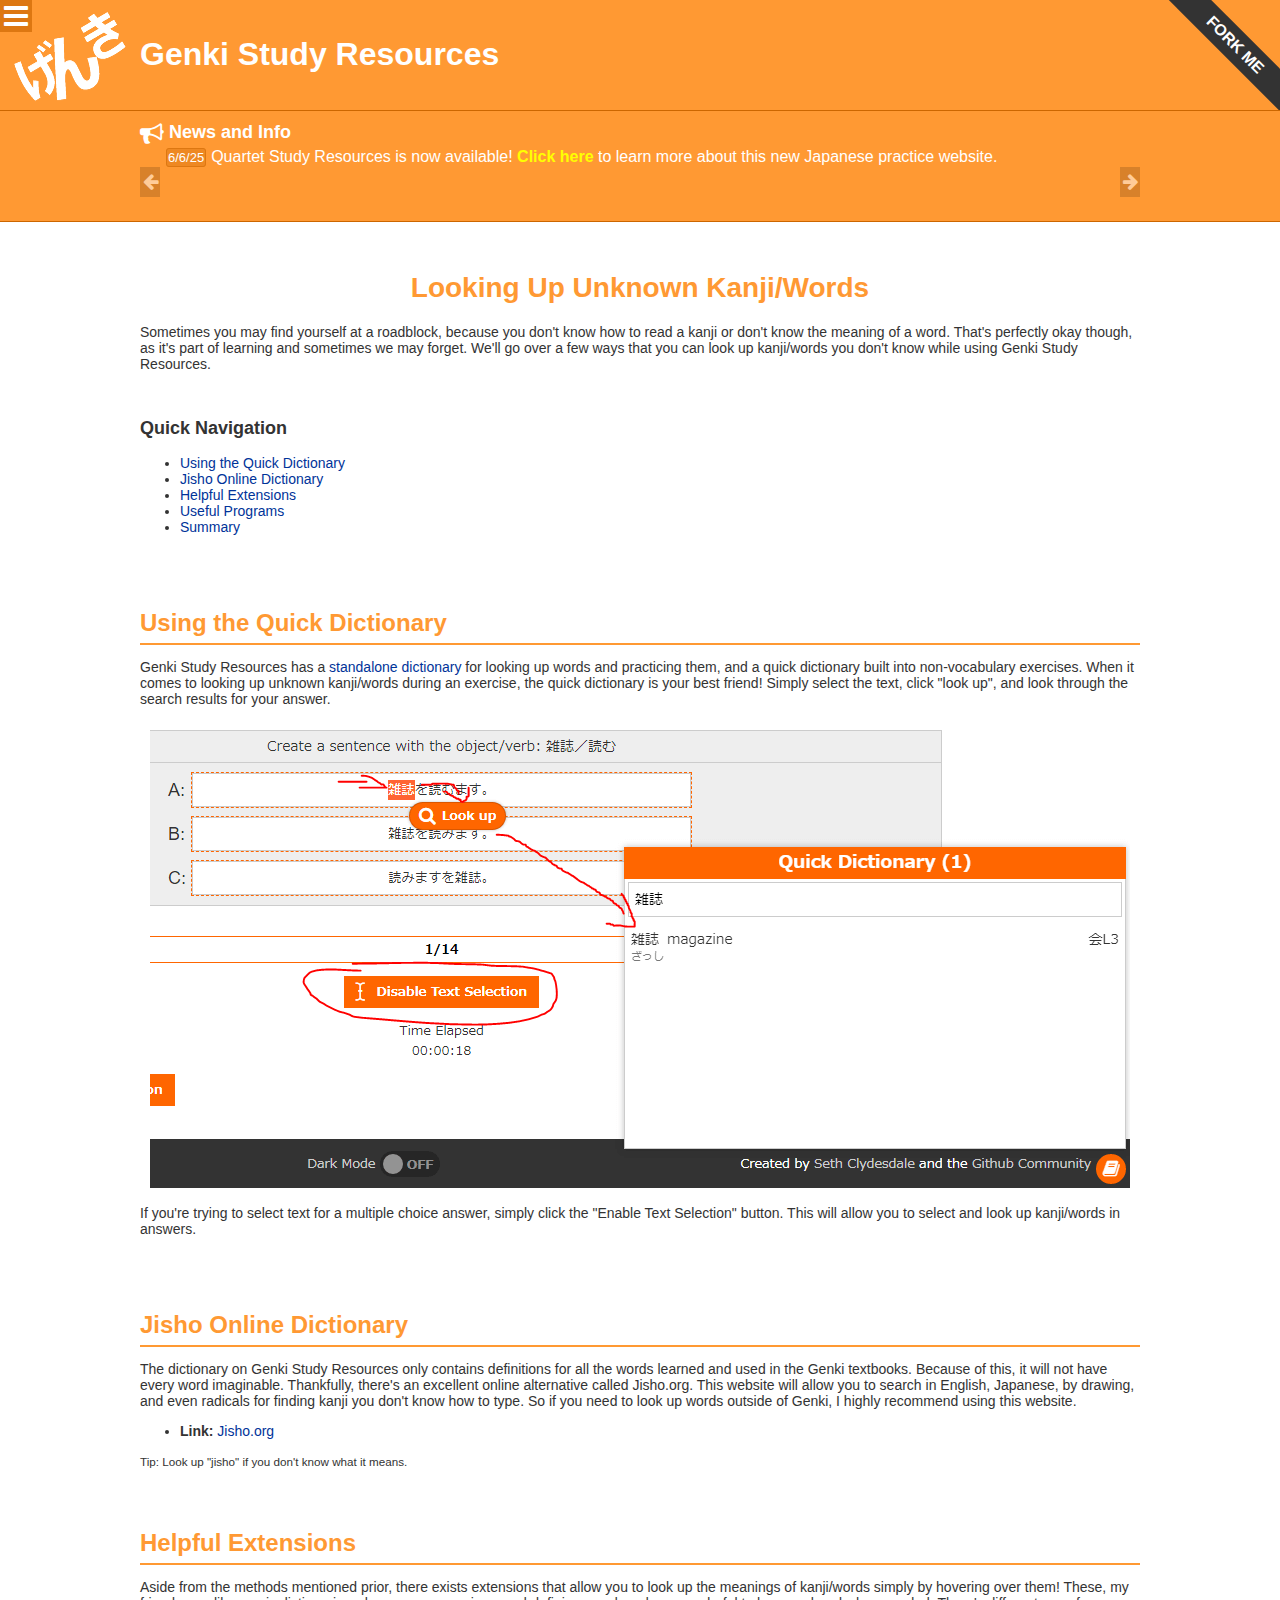
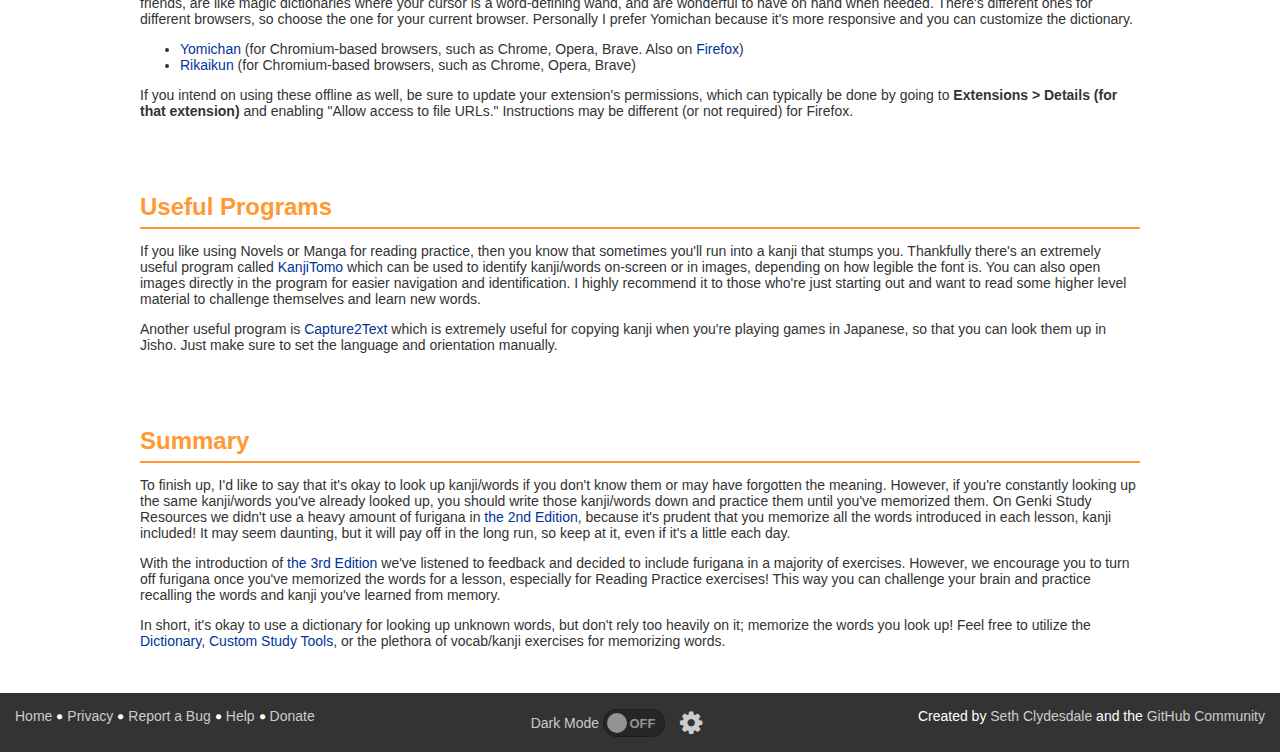
<file: help/dictionaries/index.html>
﻿<!DOCTYPE html>
<html lang="en" prefix="og: http://ogp.me/ns#" class="lang-en">
  <head>
    <meta charset="UTF-8">
    <title>Looking Up Unknown Kanji/Words - Help | Genki Study Resources</title>
    <meta name="title" content="Looking Up Unknown Kanji/Words - Help | Genki Study Resources">
    <meta name="twitter:title" content="Looking Up Unknown Kanji/Words - Help | Genki Study Resources">
    <meta property="og:title" content="Looking Up Unknown Kanji/Words - Help | Genki Study Resources">
    <meta name="description" content="Sometimes you may find yourself at a roadblock, because you don't know how to read a kanji or don't know the meaning of a word. That's perfectly okay though, as it's part of learning and sometimes we may forget. We'll go over a few ways that you can look up kanji/words you don't know while using Genki Study Resources.">
    <meta property="og:description" content="Sometimes you may find yourself at a roadblock, because you don't know how to read a kanji or don't know the meaning of a word. That's perfectly okay though, as it's part of learning and sometimes we may forget. We'll go over a few ways that you can look up kanji/words you don't know while using Genki Study Resources.">
    <link rel="shortcut icon" type="image/x-icon" href="../../resources/images/genkico.ico">

    <meta name="keywords" content="Dictionary, Jisho, Extensions, Help, Guide, Tutorial, Japanese" lang="en">
    <meta name="language" content="en">
    <meta name="viewport" content="width=device-width, initial-scale=1">

    <meta property="og:site_name" content="sethclydesdale.github.io">
    <meta property="og:url" content="https://sethclydesdale.github.io/genki-study-resources/help/dictionaries/">
    <meta property="og:type" content="website">
    <meta property="og:image" content="https://sethclydesdale.github.io/genki-study-resources/resources/images/genki-thumb.png">
    <meta name="twitter:card" content="summary">
    <meta name="twitter:creator" content="@SethC1995">

    <link rel="stylesheet" href="../../resources/css/stylesheet.min.css">
    <script src="../../resources/javascript/head.min.js"></script>
    <script src="../../resources/javascript/ga.js" async></script>
  </head>

  <body>
    
    <header>
      <h1><a href="../../" id="home-link">Genki Study Resources</a></h1>
      <a id="fork-me" href="https://github.com/SethClydesdale/genki-study-resources">Fork Me</a>
    </header>
    
    <div id="announcement">
      <div id="announce-inner">
        <h3><i class="fa">&#xf0a1;</i> News and Info</h3>
        <div id="announce-list">
          <div id="announcement-controls" style="display:none;">
            <button class="button announce-controls button-left" onclick="GenkiAnn.next(-1, true);"><i class="fa">&#xf060;</i></button>
            <button class="button announce-controls button-right" onclick="GenkiAnn.next(+1, true);"><i class="fa">&#xf061;</i></button>
          </div>
          <noscript><div class="announcement">Please enable JavaScript to get the latest news and info.</div></noscript>
        </div>
      </div>
    </div>
    
    <div id="content">
      <div class="content-block">
        <h2 class="title center" id="genki-icon-help">Looking Up Unknown Kanji/Words</h2>
        <p>Sometimes you may find yourself at a roadblock, because you don't know how to read a kanji or don't know the meaning of a word. That's perfectly okay though, as it's part of learning and sometimes we may forget. We'll go over a few ways that you can look up kanji/words you don't know while using Genki Study Resources.</p>
        <br>
        
        <h3 class="sub-title" id="quick-nav">Quick Navigation</h3>
        <ul>
          <li><a href="#using-the-dict">Using the Quick Dictionary</a></li>
          <li><a href="#jisho">Jisho Online Dictionary</a></li>
          <li><a href="#extensions">Helpful Extensions</a></li>
          <li><a href="#programs">Useful Programs</a></li>
          <li><a href="#summary">Summary</a></li>
        </ul>
      </div>
      
      <div class="content-block">
        <h3 class="section-title" id="using-the-dict">Using the Quick Dictionary</h3>
        <p>Genki Study Resources has a <a href="../../lessons/appendix/dictionary/">standalone dictionary</a> for looking up words and practicing them, and a quick dictionary built into non-vocabulary exercises. When it comes to looking up unknown kanji/words during an exercise, the quick dictionary is your best friend! Simply select the text, click "look up", and look through the search results for your answer.</p>
        
        <div class="center"><a href="../../resources/images/general/kanji-look-up.png" target="_blank"><img src="../../resources/images/general/kanji-look-up.png" alt="kanji look up"></a></div>
        
        <p>If you're trying to select text for a multiple choice answer, simply click the "Enable Text Selection" button. This will allow you to select and look up kanji/words in answers.</p>
      </div>
        
      <div class="content-block">
        <h3 class="section-title" id="jisho">Jisho Online Dictionary</h3>
        <p>The dictionary on Genki Study Resources only contains definitions for all the words learned and used in the Genki textbooks. Because of this, it will not have every word imaginable. Thankfully, there's an excellent online alternative called Jisho.org. This website will allow you to search in English, Japanese, by drawing, and even radicals for finding kanji you don't know how to type. So if you need to look up words outside of Genki, I highly recommend using this website.
        <ul>
          <li><strong>Link:</strong> <a href="https://jisho.org/">Jisho.org</a></p></li>
        </ul>
        <small>Tip: Look up "jisho" if you don't know what it means.</small>
      </div>
        
      <div class="content-block">
        <h3 class="section-title" id="extensions">Helpful Extensions</h3>
        <p>Aside from the methods mentioned prior, there exists extensions that allow you to look up the meanings of kanji/words simply by hovering over them! These, my friends, are like magic dictionaries where your cursor is a word-defining wand, and are wonderful to have on hand when needed. There's different ones for different browsers, so choose the one for your current browser. Personally I prefer Yomichan because it's more responsive and you can customize the dictionary.</p>
        <ul>
          <li><a href="https://chrome.google.com/webstore/detail/yomichan/ogmnaimimemjmbakcfefmnahgdfhfami?hl=en-US">Yomichan</a> (for Chromium-based browsers, such as Chrome, Opera, Brave. Also on <a href="https://addons.mozilla.org/en-US/firefox/addon/yomichan/">Firefox</a>)</li>
          <li><a href="https://chrome.google.com/webstore/detail/rikaikun/jipdnfibhldikgcjhfnomkfpcebammhp">Rikaikun</a> (for Chromium-based browsers, such as Chrome, Opera, Brave)</li>
        </ul>
        <p>If you intend on using these offline as well, be sure to update your extension's permissions, which can typically be done by going to <strong>Extensions > Details (for that extension)</strong> and enabling "Allow access to file URLs." Instructions may be different (or not required) for Firefox.</p>
      </div>
      
      <div class="content-block">
        <h3 class="section-title" id="programs">Useful Programs</h3>
        <p>If you like using Novels or Manga for reading practice, then you know that sometimes you'll run into a kanji that stumps you. Thankfully there's an extremely useful program called <a href="https://www.kanjitomo.net/">KanjiTomo</a> which can be used to identify kanji/words on-screen or in images, depending on how legible the font is. You can also open images directly in the program for easier navigation and identification. I highly recommend it to those who're just starting out and want to read some higher level material to challenge themselves and learn new words.</p>
        <p>Another useful program is <a href="http://capture2text.sourceforge.net/">Capture2Text</a> which is extremely useful for copying kanji when you're playing games in Japanese, so that you can look them up in Jisho. Just make sure to set the language and orientation manually.</p>
      </div>
        
      <div class="content-block">
        <h3 class="section-title" id="summary">Summary</h3>
        <p>To finish up, I'd like to say that it's okay to look up kanji/words if you don't know them or may have forgotten the meaning. However, if you're constantly looking up the same kanji/words you've already looked up, you should write those kanji/words down and practice them until you've memorized them. On Genki Study Resources we didn't use a heavy amount of furigana in <a href="../../">the 2nd Edition</a>, because it's prudent that you memorize all the words introduced in each lesson, kanji included! It may seem daunting, but it will pay off in the long run, so keep at it, even if it's a little each day.</p>
        
        <p>With the introduction of <a href="../../lessons-3rd/">the 3rd Edition</a> we've listened to feedback and decided to include furigana in a majority of exercises. However, we encourage you to turn off furigana once you've memorized the words for a lesson, especially for Reading Practice exercises! This way you can challenge your brain and practice recalling the words and kanji you've learned from memory.</p>
        
        <p>In short, it's okay to use a dictionary for looking up unknown words, but don't rely too heavily on it; memorize the words you look up! Feel free to utilize the <a href="../../lessons/appendix/dictionary/">Dictionary</a>, <a href="../../?search=custom#quick-search-exercises">Custom Study Tools</a>, or the plethora of vocab/kanji exercises for memorizing words.</p>
      </div>
    </div>
    
    <footer class="clear">
      <ul class="footer-left">
        <li><a href="../../" id="footer-home">Home</a></li>
        <li><a href="../../privacy/">Privacy</a></li>
        <li><a href="../../report/">Report a Bug</a></li>
        <li><a href="../../help/">Help</a></li>
        <li><a href="../../donate/">Donate</a></li>
      </ul>
      
      <ul class="footer-right">
        <li>Created by <a href="https://github.com/SethClydesdale">Seth Clydesdale</a> and the <a href="https://github.com/SethClydesdale/genki-study-resources/graphs/contributors">GitHub Community</a></li>
      </ul>
    </footer>
    
    <script src="../../resources/javascript/all.min.js"></script>
    <script src="../../resources/javascript/genki.min.js"></script>
  </body>
</html>
</file>
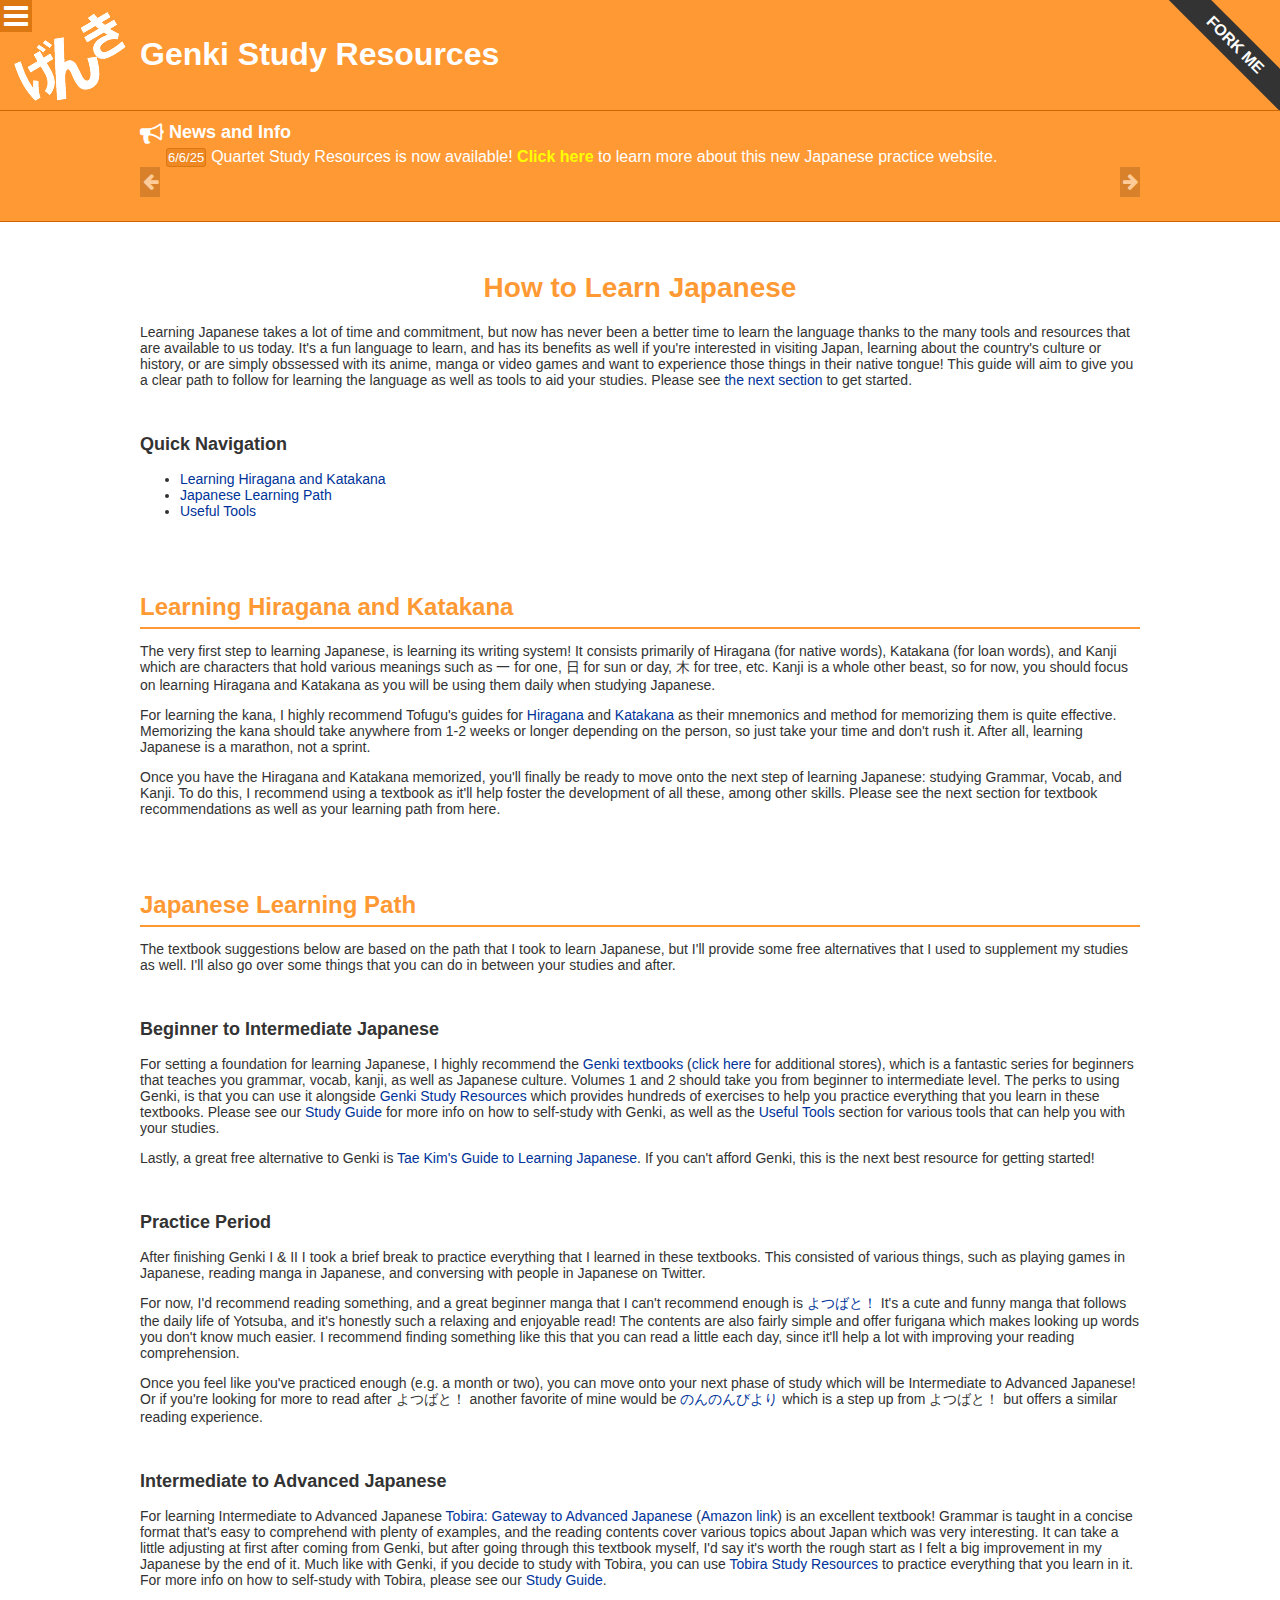
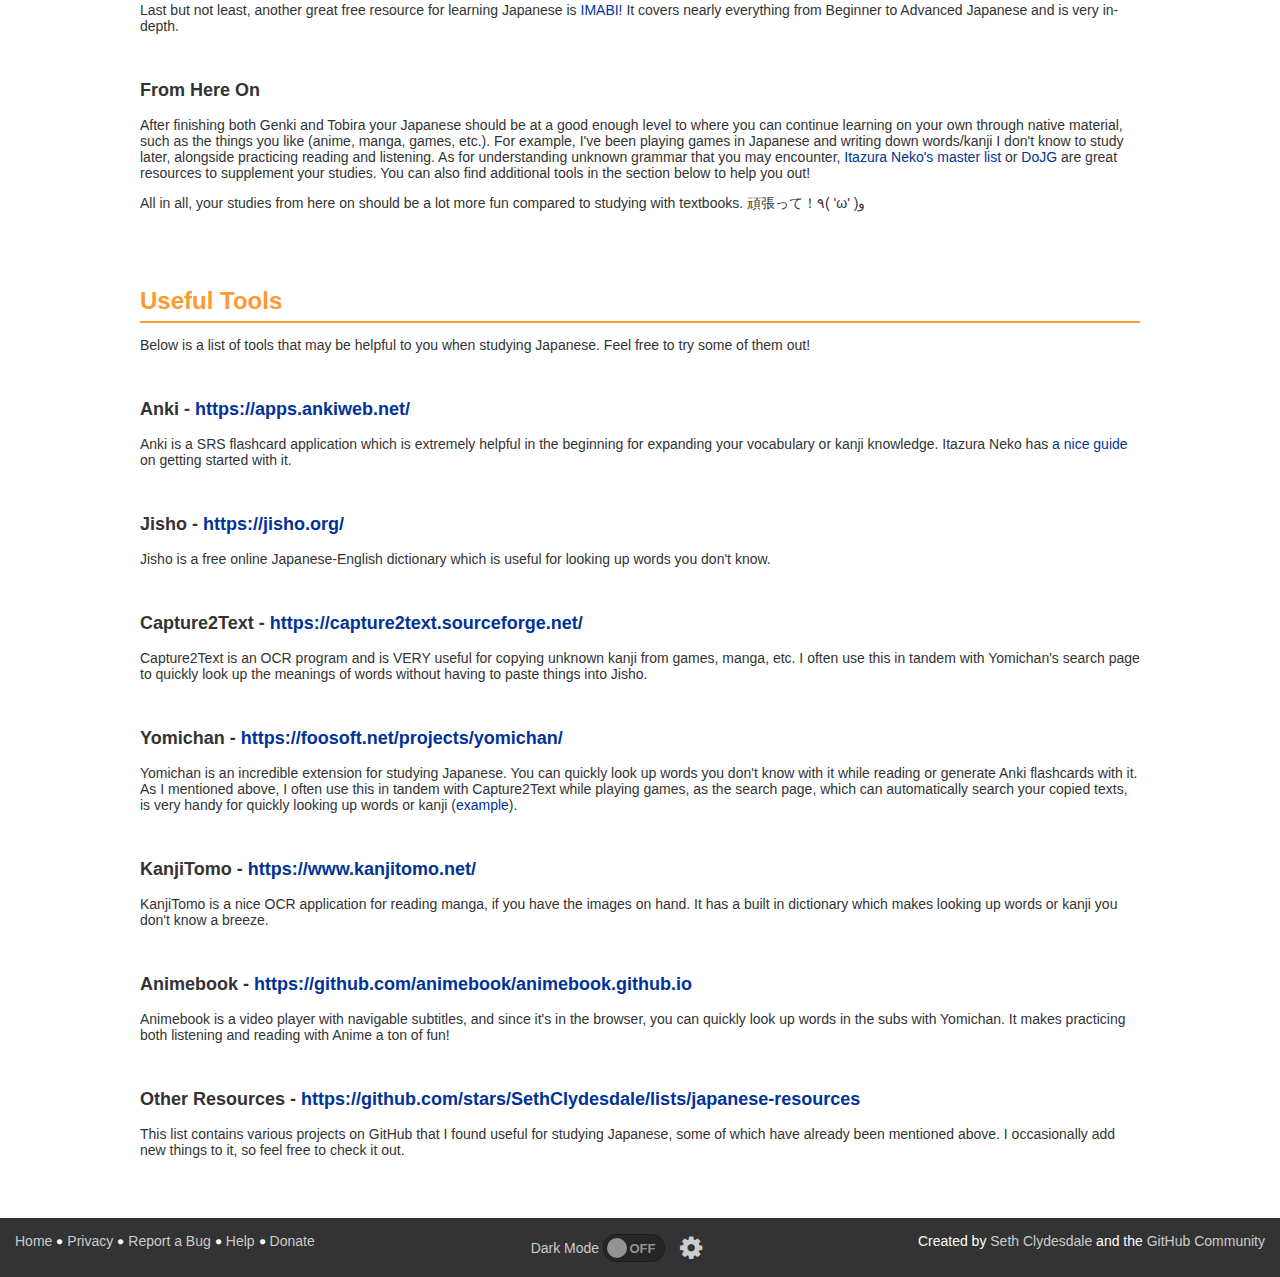
<file: help/japanese-guide/index.html>
﻿<!DOCTYPE html>
<html lang="en" prefix="og: http://ogp.me/ns#" class="lang-en">
  <head>
    <meta charset="UTF-8">
    <title>How to Learn Japanese | Genki Study Resources</title>
    <meta name="title" content="How to Learn Japanese | Genki Study Resources">
    <meta name="twitter:title" content="How to Learn Japanese | Genki Study Resources">
    <meta property="og:title" content="How to Learn Japanese | Genki Study Resources">
    <meta name="description" content="This guide aims to give you a clear path to follow for learning Japanese as well as tools to aid your studies.">
    <meta property="og:description" content="This guide aims to give you a clear path to follow for learning Japanese as well as tools to aid your studies.">
    <link rel="shortcut icon" type="image/x-icon" href="../../resources/images/genkico.ico">

    <meta name="keywords" content="Help, Guide, Tutorial, Japanese, Language" lang="en">
    <meta name="language" content="en">
    <meta name="viewport" content="width=device-width, initial-scale=1">

    <meta property="og:site_name" content="sethclydesdale.github.io">
    <meta property="og:url" content="https://sethclydesdale.github.io/genki-study-resources/help/japanese-guide/">
    <meta property="og:type" content="website">
    <meta property="og:image" content="https://sethclydesdale.github.io/genki-study-resources/resources/images/genki-thumb.png">
    <meta name="twitter:card" content="summary">
    <meta name="twitter:creator" content="@SethC1995">

    <link rel="stylesheet" href="../../resources/css/stylesheet.min.css">
    <script src="../../resources/javascript/head.min.js"></script>
    <script src="../../resources/javascript/ga.js" async></script>
  </head>

  <body>
    
    <header>
      <h1><a href="../../" id="home-link">Genki Study Resources</a></h1>
      <a id="fork-me" href="https://github.com/SethClydesdale/genki-study-resources">Fork Me</a>
    </header>
    
    <div id="announcement">
      <div id="announce-inner">
        <h3><i class="fa">&#xf0a1;</i> News and Info</h3>
        <div id="announce-list">
          <div id="announcement-controls" style="display:none;">
            <button class="button announce-controls button-left" onclick="GenkiAnn.next(-1, true);"><i class="fa">&#xf060;</i></button>
            <button class="button announce-controls button-right" onclick="GenkiAnn.next(+1, true);"><i class="fa">&#xf061;</i></button>
          </div>
          <noscript><div class="announcement">Please enable JavaScript to get the latest news and info.</div></noscript>
        </div>
      </div>
    </div>
    
    <div id="content">
      <div class="content-block">
        <h2 class="title center" id="japanese-guide">How to Learn Japanese</h2>
        <p>Learning Japanese takes a lot of time and commitment, but now has never been a better time to learn the language thanks to the many tools and resources that are available to us today. It's a fun language to learn, and has its benefits as well if you're interested in visiting Japan, learning about the country's culture or history, or are simply obssessed with its anime, manga or video games and want to experience those things in their native tongue! This guide will aim to give you a clear path to follow for learning the language as well as tools to aid your studies. Please see <a href="#learning-kana">the next section</a> to get started.</p>
        <br>
        
        <h3 class="sub-title" id="quick-nav">Quick Navigation</h3>
        <ul>
          <li><a href="#learning-kana">Learning Hiragana and Katakana</a></li>
          <li><a href="#learning-path">Japanese Learning Path</a></li>
          <li><a href="#tools">Useful Tools</a></li>
        </ul>
      </div>
      
      <div class="content-block">
        <h3 class="section-title" id="learning-kana">Learning Hiragana and Katakana</h3>
        <p>The very first step to learning Japanese, is learning its writing system! It consists primarily of Hiragana (for native words), Katakana (for loan words), and Kanji which are characters that hold various meanings such as 一 for one, 日 for sun or day, 木 for tree, etc. Kanji is a whole other beast, so for now, you should focus on learning Hiragana and Katakana as you will be using them daily when studying Japanese.</p>
        
        <p>For learning the kana, I highly recommend Tofugu's guides for <a href="https://www.tofugu.com/japanese/learn-hiragana/" target="_blank">Hiragana</a> and <a href="https://www.tofugu.com/japanese/learn-katakana/" target="_blank">Katakana</a> as their mnemonics and method for memorizing them is quite effective. Memorizing the kana should take anywhere from 1-2 weeks or longer depending on the person, so just take your time and don't rush it. After all, learning Japanese is a marathon, not a sprint.</p>
        
        <p>Once you have the Hiragana and Katakana memorized, you'll finally be ready to move onto the next step of learning Japanese: studying Grammar, Vocab, and Kanji. To do this, I recommend using a textbook as it'll help foster the development of all these, among other skills. Please see the next section for textbook recommendations as well as your learning path from here.</p>
      </div>
      
      <div class="content-block">
        <h3 class="section-title" id="learning-path">Japanese Learning Path</h3>
        <p>The textbook suggestions below are based on the path that I took to learn Japanese, but I'll provide some free alternatives that I used to supplement my studies as well. I'll also go over some things that you can do in between your studies and after.</p>
        <br>
        
        <h4 class="sub-title" id="beginner">Beginner to Intermediate Japanese</h4>
        <p>For setting a foundation for learning Japanese, I highly recommend the <a href="https://www.amazon.com/Genki-Vol-1-Textbook-3e-ed/dp/4789017303/" target="_blank">Genki textbooks</a> (<a href="https://genki3.japantimes.co.jp/bookstores/#OL" target="_blank">click here</a> for additional stores), which is a fantastic series for beginners that teaches you grammar, vocab, kanji, as well as Japanese culture. Volumes 1 and 2 should take you from beginner to intermediate level. The perks to using Genki, is that you can use it alongside <a href="../../lessons-3rd/">Genki Study Resources</a> which provides hundreds of exercises to help you practice everything that you learn in these textbooks. Please see our <a href="../../help/study-guide/">Study Guide</a> for more info on how to self-study with Genki, as well as the <a href="#tools">Useful Tools</a> section for various tools that can help you with your studies.</p>
        <p>Lastly, a great free alternative to Genki is <a href="https://guidetojapanese.org/learn/" target="_blank">Tae Kim's Guide to Learning Japanese</a>. If you can't afford Genki, this is the next best resource for getting started!</p>
        <br>
        
        <h4 class="sub-title" id="practice-period">Practice Period</h4>
        <p>After finishing Genki I &amp; II I took a brief break to practice everything that I learned in these textbooks. This consisted of various things, such as playing games in Japanese, reading manga in Japanese, and conversing with people in Japanese on Twitter.</p>
        <p>For now, I'd recommend reading something, and a great beginner manga that I can't recommend enough is <a href="https://comic-walker.com/contents/detail/KDCW_AM05000042010000_68/" target="_blank">よつばと！</a> It's a cute and funny manga that follows the daily life of Yotsuba, and it's honestly such a relaxing and enjoyable read! The contents are also fairly simple and offer furigana which makes looking up words you don't know much easier. I recommend finding something like this that you can read a little each day, since it'll help a lot with improving your reading comprehension.</p>
        <p>Once you feel like you've practiced enough (e.g. a month or two), you can move onto your next phase of study which will be Intermediate to Advanced Japanese! Or if you're looking for more to read after よつばと！ another favorite of mine would be <a href="https://comic-walker.com/detail/KC_004420_S?episodeType=first" target="_blank">のんのんびより</a> which is a step up from よつばと！ but offers a similar reading experience.</p>
        <br>
        
        <h4 class="sub-title" id="intermediate">Intermediate to Advanced Japanese</h4>
        <p>For learning Intermediate to Advanced Japanese <a href="https://tobiraweb.9640.jp/introduction/%e3%80%8e%e3%81%a8%e3%81%b3%e3%82%89%e3%80%8f%e3%81%ae%e7%89%b9%e5%be%b4/" target="_blank">Tobira: Gateway to Advanced Japanese</a> (<a href="https://www.amazon.com/dp/4874244475/" target="_blank">Amazon link</a>) is an excellent textbook! Grammar is taught in a concise format that's easy to comprehend with plenty of examples, and the reading contents cover various topics about Japan which was very interesting. It can take a little adjusting at first after coming from Genki, but after going through this textbook myself, I'd say it's worth the rough start as I felt a big improvement in my Japanese by the end of it. Much like with Genki, if you decide to study with Tobira, you can use <a href="https://sethclydesdale.github.io/tobira-study-resources/" target="_blank">Tobira Study Resources</a> to practice everything that you learn in it. For more info on how to self-study with Tobira, please see our <a href="https://sethclydesdale.github.io/tobira-study-resources/help/study-guide/" target="_blank">Study Guide</a>.</p>
        <p>Last but not least, another great free resource for learning Japanese is <a href="https://www.imabi.net/" target="_blank">IMABI!</a> It covers nearly everything from Beginner to Advanced Japanese and is very in-depth.</p>
        <br>
        
        <h4 class="sub-title" id="from-here-on">From Here On</h4>
        <p>After finishing both Genki and Tobira your Japanese should be at a good enough level to where you can continue learning on your own through native material, such as the things you like (anime, manga, games, etc.). For example, I've been playing games in Japanese and writing down words/kanji I don't know to study later, alongside practicing reading and listening. As for understanding unknown grammar that you may encounter, <a href="https://kenrick95.github.io/itazuraneko/grammar/masterreference" target="_blank">Itazura Neko's master list</a> or <a href="https://core6000.neocities.org/dojg/" target="_blank">DoJG</a> are great resources to supplement your studies. You can also find additional tools in the section below to help you out!</p>
        <p>All in all, your studies from here on should be a lot more fun compared to studying with textbooks. 頑張って！٩( 'ω' )و</p>
      </div>
      
      <div class="content-block">
        <h3 class="section-title" id="tools">Useful Tools</h3>
        <p>Below is a list of tools that may be helpful to you when studying Japanese. Feel free to try some of them out!</p>
        <br>
        
        <h4 class="sub-title" id="anki">Anki - <a href="https://apps.ankiweb.net/" target="_blank">https://apps.ankiweb.net/</a></h4>
        <p>Anki is a SRS flashcard application which is extremely helpful in the beginning for expanding your vocabulary or kanji knowledge. Itazura Neko has <a href="https://kenrick95.github.io/itazuraneko/learn/anki" target="_blank">a nice guide</a> on getting started with it.</p>
        <br>
        
        <h4 class="sub-title" id="jisho">Jisho - <a href="https://jisho.org/" target="_blank">https://jisho.org/</a></h4>
        <p>Jisho is a free online Japanese-English dictionary which is useful for looking up words you don't know.</p>
        <br>
        
        <h4 class="sub-title" id="capture2text">Capture2Text - <a href="https://capture2text.sourceforge.net/" target="_blank">https://capture2text.sourceforge.net/</a></h4>
        <p>Capture2Text is an OCR program and is VERY useful for copying unknown kanji from games, manga, etc. I often use this in tandem with Yomichan's search page to quickly look up the meanings of words without having to paste things into Jisho.</p>
        <br>
        
        <h4 class="sub-title" id="yomichan">Yomichan - <a href="https://foosoft.net/projects/yomichan/" target="_blank">https://foosoft.net/projects/yomichan/</a></h4>
        <p>Yomichan is an incredible extension for studying Japanese. You can quickly look up words you don't know with it while reading or generate Anki flashcards with it. As I mentioned above, I often use this in tandem with Capture2Text while playing games, as the search page, which can automatically search your copied texts, is very handy for quickly looking up words or kanji (<a href="../../resources/images/general/demo.jpg" target="_blank">example</a>).</p>
        <br>
        
        <h4 class="sub-title" id="kanjitomo">KanjiTomo - <a href="https://www.kanjitomo.net/" target="_blank">https://www.kanjitomo.net/</a></h4>
        <p>KanjiTomo is a nice OCR application for reading manga, if you have the images on hand. It has a built in dictionary which makes looking up words or kanji you don't know a breeze.</p>
        <br>
        
        <h4 class="sub-title" id="animebook">Animebook - <a href="https://github.com/animebook/animebook.github.io" target="_blank">https://github.com/animebook/animebook.github.io</a></h4>
        <p>Animebook is a video player with navigable subtitles, and since it's in the browser, you can quickly look up words in the subs with Yomichan. It makes practicing both listening and reading with Anime a ton of fun!</p>
        <br>
        
        <h4 class="sub-title" id="other">Other Resources - <a href="https://github.com/stars/SethClydesdale/lists/japanese-resources" target="_blank">https://github.com/stars/SethClydesdale/lists/japanese-resources</a></h4>
        <p>This list contains various projects on GitHub that I found useful for studying Japanese, some of which have already been mentioned above. I occasionally add new things to it, so feel free to check it out.</p>
        <br>
      </div>
    </div>
    
    <footer class="clear">
      <ul class="footer-left">
        <li><a href="../../" id="footer-home">Home</a></li>
        <li><a href="../../privacy/">Privacy</a></li>
        <li><a href="../../report/">Report a Bug</a></li>
        <li><a href="../../help/">Help</a></li>
        <li><a href="../../donate/">Donate</a></li>
      </ul>
      
      <ul class="footer-right">
        <li>Created by <a href="https://github.com/SethClydesdale">Seth Clydesdale</a> and the <a href="https://github.com/SethClydesdale/genki-study-resources/graphs/contributors">GitHub Community</a></li>
      </ul>
    </footer>
    
    <script src="../../resources/javascript/all.min.js"></script>
    <script src="../../resources/javascript/genki.min.js"></script>
  </body>
</html>
</file>
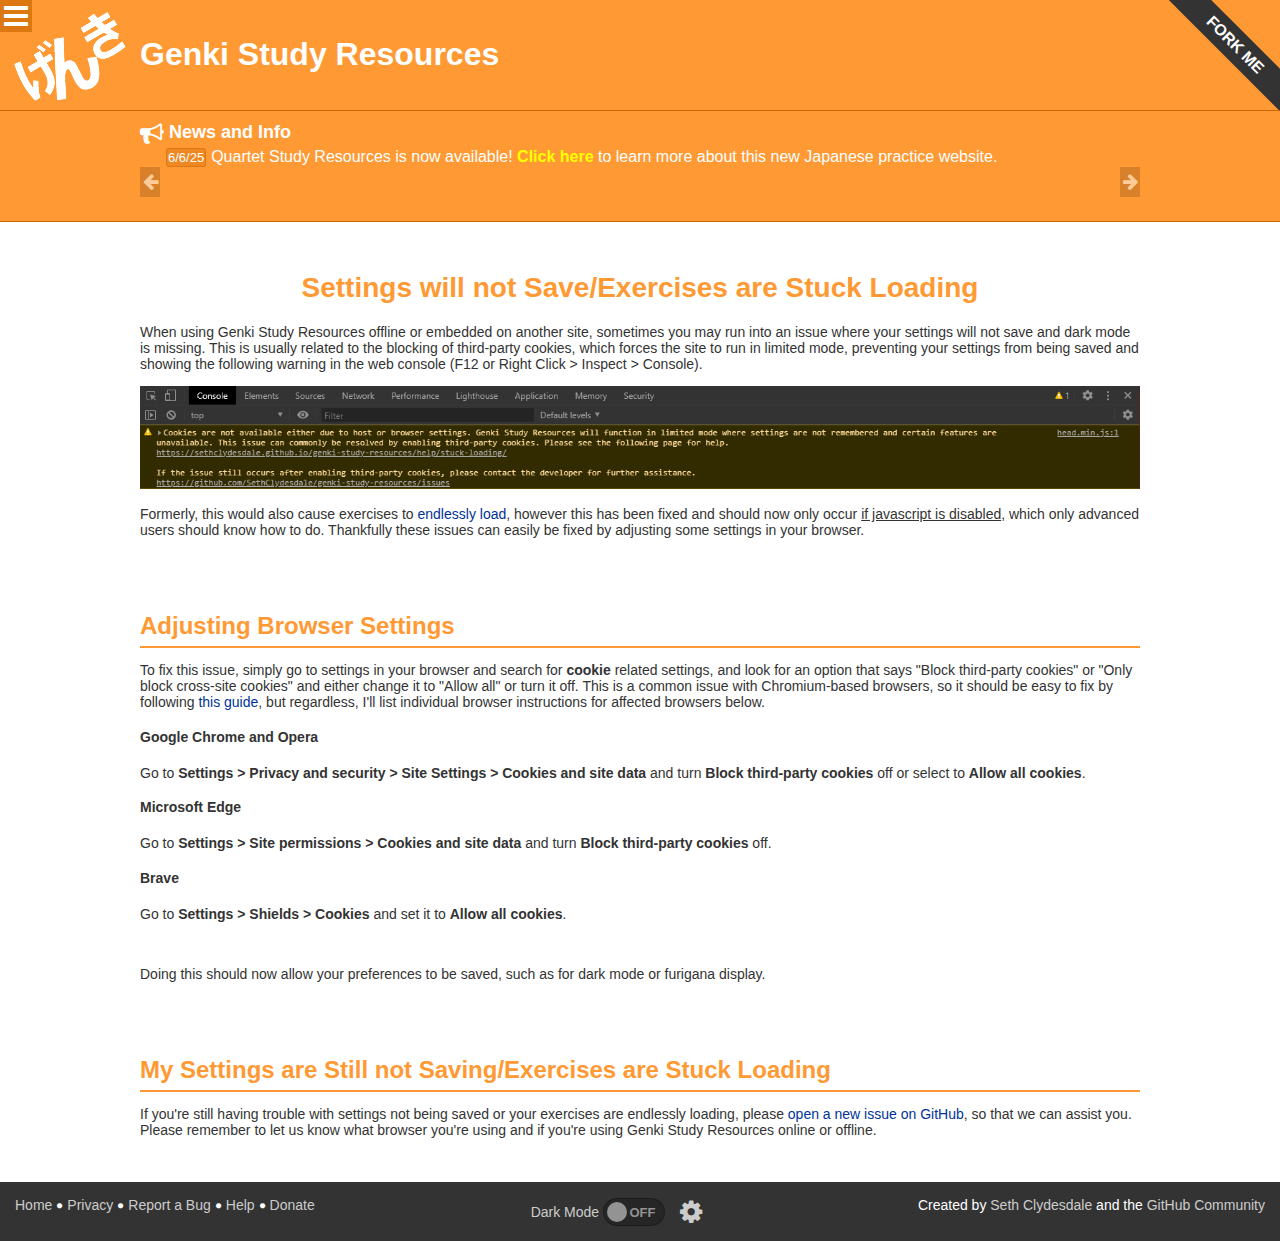
<file: help/stuck-loading/index.html>
﻿<!DOCTYPE html>
<html lang="en" prefix="og: http://ogp.me/ns#" class="lang-en">
  <head>
    <meta charset="UTF-8">
    <title>Settings will not Save/Exercises are Stuck Loading - Help | Genki Study Resources</title>
    <meta name="title" content="Settings will not Save/Exercises are Stuck Loading - Help | Genki Study Resources">
    <meta name="twitter:title" content="Settings will not Save/Exercises are Stuck Loading - Help | Genki Study Resources">
    <meta property="og:title" content="Settings will not Save/Exercises are Stuck Loading - Help | Genki Study Resources">
    <meta name="description" content="When using Genki Study Resources offline or embedded on another site, sometimes you may run into an issue where your settings will not save. This is usually related to the blocking of third-party cookies, which forces the site to run in limited mode, preventing your settings from being saved.">
    <meta property="og:description" content="When using Genki Study Resources offline or embedded on another site, sometimes you may run into an issue where your settings will not save. This is usually related to the blocking of third-party cookies, which forces the site to run in limited mode, preventing your settings from being saved.">
    <link rel="shortcut icon" type="image/x-icon" href="../../resources/images/genkico.ico">

    <meta name="keywords" content="Cookies, localStorage, Chromium, not loading, frozen loading, endless loading, Help, Guide, Tutorial, Japanese" lang="en">
    <meta name="language" content="en">
    <meta name="viewport" content="width=device-width, initial-scale=1">

    <meta property="og:site_name" content="sethclydesdale.github.io">
    <meta property="og:url" content="https://sethclydesdale.github.io/genki-study-resources/help/stuck-loading/">
    <meta property="og:type" content="website">
    <meta property="og:image" content="https://sethclydesdale.github.io/genki-study-resources/resources/images/genki-thumb.png">
    <meta name="twitter:card" content="summary">
    <meta name="twitter:creator" content="@SethC1995">

    <link rel="stylesheet" href="../../resources/css/stylesheet.min.css">
    <script src="../../resources/javascript/head.min.js"></script>
    <script src="../../resources/javascript/ga.js" async></script>
  </head>

  <body>
    
    <header>
      <h1><a href="../../" id="home-link">Genki Study Resources</a></h1>
      <a id="fork-me" href="https://github.com/SethClydesdale/genki-study-resources">Fork Me</a>
    </header>
    
    <div id="announcement">
      <div id="announce-inner">
        <h3><i class="fa">&#xf0a1;</i> News and Info</h3>
        <div id="announce-list">
          <div id="announcement-controls" style="display:none;">
            <button class="button announce-controls button-left" onclick="GenkiAnn.next(-1, true);"><i class="fa">&#xf060;</i></button>
            <button class="button announce-controls button-right" onclick="GenkiAnn.next(+1, true);"><i class="fa">&#xf061;</i></button>
          </div>
          <noscript><div class="announcement">Please enable JavaScript to get the latest news and info.</div></noscript>
        </div>
      </div>
    </div>
    
    <div id="content">
      <div class="content-block">
        <h2 class="title center" id="genki-icon-help">Settings will not Save/Exercises are Stuck Loading</h2>
        <p>When using Genki Study Resources offline or embedded on another site, sometimes you may run into an issue where your settings will not save and dark mode is missing. This is usually related to the blocking of third-party cookies, which forces the site to run in limited mode, preventing your settings from being saved and showing the following warning in the web console (F12 or Right Click > Inspect > Console).</p>
        
        <div class="center"><a href="../../resources/images/general/limited-mode.png" target="_blank"><img src="../../resources/images/general/limited-mode.png" alt="limited mode"></a></div>
        
        <p>Formerly, this would also cause exercises to <a href="../../resources/images/general/stuck-loading.png" target="_blank">endlessly load</a>, however this has been fixed and should now only occur <u>if javascript is disabled</u>, which only advanced users should know how to do. Thankfully these issues can easily be fixed by adjusting some settings in your browser.</p>
      </div>
      
      <div class="content-block">
        <h3 class="section-title" id="adjusting-settings">Adjusting Browser Settings</h3>
        <p>To fix this issue, simply go to settings in your browser and search for <strong>cookie</strong> related settings, and look for an option that says "Block third-party cookies" or "Only block cross-site cookies" and either change it to "Allow all" or turn it off. This is a common issue with Chromium-based browsers, so it should be easy to fix by following <a href="https://www.chromium.org/for-testers/bug-reporting-guidelines/uncaught-securityerror-failed-to-read-the-localstorage-property-from-window-access-is-denied-for-this-document" target="_blank">this guide</a>, but regardless, I'll list individual browser instructions for affected browsers below.</p>
        
        <h4 id="settings-chrome">Google Chrome and Opera</h4>
        <p>Go to <strong>Settings > Privacy and security > Site Settings > Cookies and site data</strong> and turn <strong>Block third-party cookies</strong> off or select to <strong>Allow all cookies</strong>.</p>
        
        <h4 id="settings-ms">Microsoft Edge</h4>
        <p>Go to <strong>Settings > Site permissions > Cookies and site data</strong> and turn <strong>Block third-party cookies</strong> off.</p>
        
        <h4 id="settings-brave">Brave</h4>
        <p>Go to <strong>Settings > Shields > Cookies</strong> and set it to <strong>Allow all cookies</strong>.</p>
        <br>
        <p>Doing this should now allow your preferences to be saved, such as for dark mode or furigana display.</p>
      </div>
        
      <div class="content-block">
        <h3 class="section-title" id="install-failed">My Settings are Still not Saving/Exercises are Stuck Loading</h3>
        <p>If you're still having trouble with settings not being saved or your exercises are endlessly loading, please <a href="https://github.com/SethClydesdale/genki-study-resources/issues">open a new issue on GitHub</a>, so that we can assist you. Please remember to let us know what browser you're using and if you're using Genki Study Resources online or offline.</p>
      </div>
    </div>
    
    <footer class="clear">
      <ul class="footer-left">
        <li><a href="../../" id="footer-home">Home</a></li>
        <li><a href="../../privacy/">Privacy</a></li>
        <li><a href="../../report/">Report a Bug</a></li>
        <li><a href="../../help/">Help</a></li>
        <li><a href="../../donate/">Donate</a></li>
      </ul>
      
      <ul class="footer-right">
        <li>Created by <a href="https://github.com/SethClydesdale">Seth Clydesdale</a> and the <a href="https://github.com/SethClydesdale/genki-study-resources/graphs/contributors">GitHub Community</a></li>
      </ul>
    </footer>
    
    <script src="../../resources/javascript/all.min.js"></script>
    <script src="../../resources/javascript/genki.min.js"></script>
  </body>
</html>
</file>
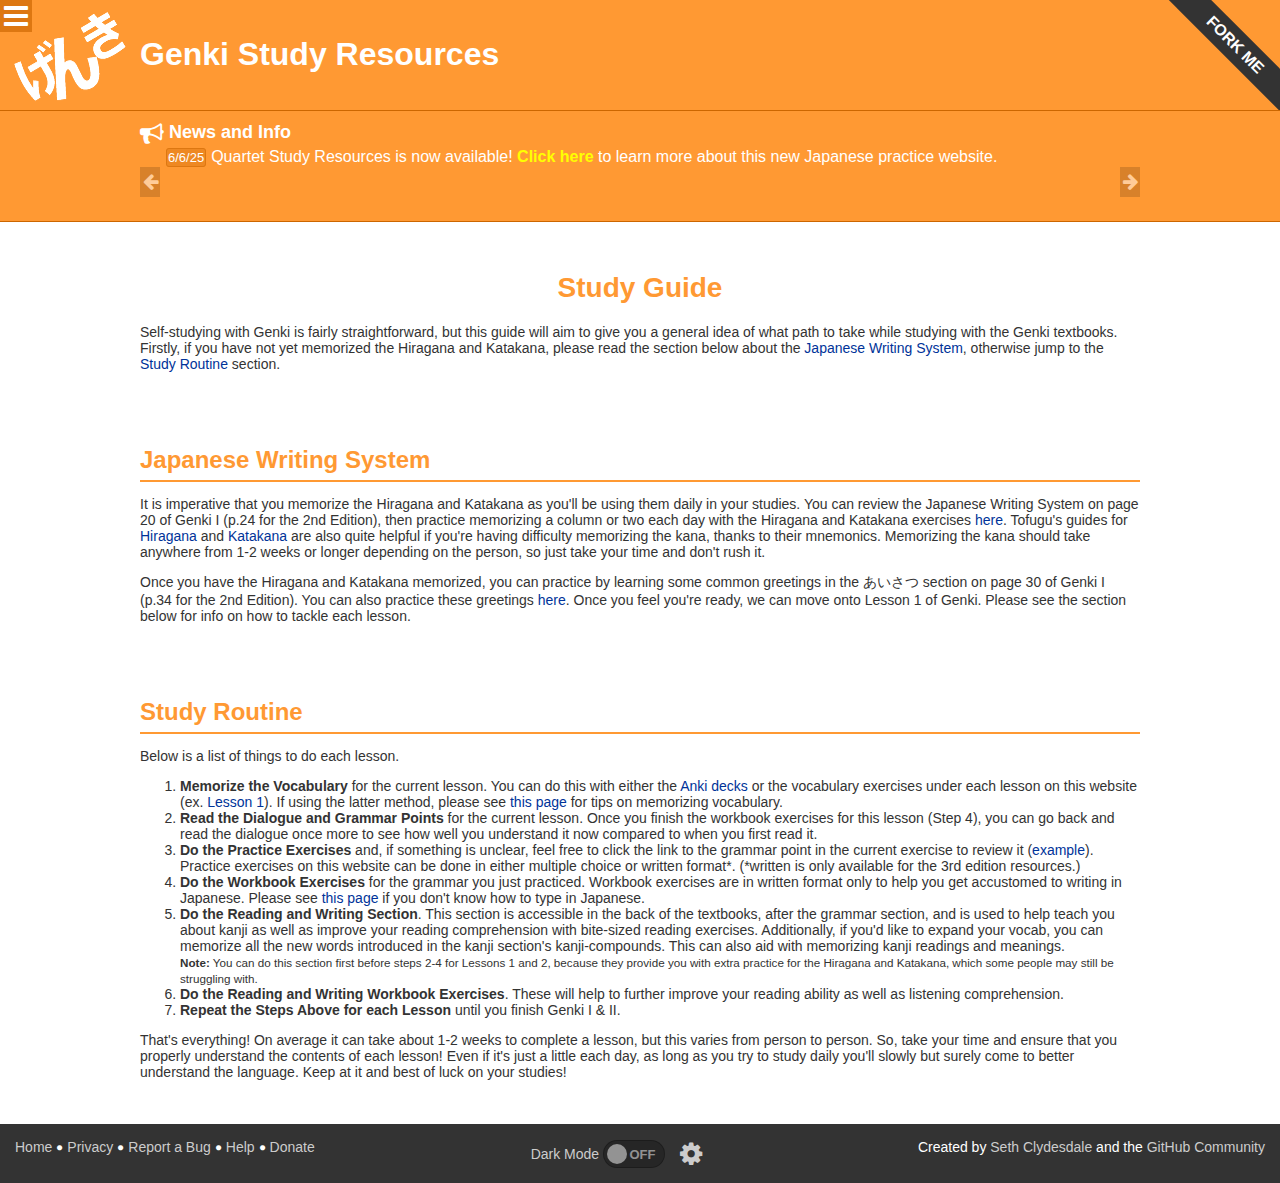
<file: help/study-guide/index.html>
﻿<!DOCTYPE html>
<html lang="en" prefix="og: http://ogp.me/ns#" class="lang-en">
  <head>
    <meta charset="UTF-8">
    <title>Study Guide - Help | Genki Study Resources</title>
    <meta name="title" content="Study Guide - Help | Genki Study Resources">
    <meta name="twitter:title" content="Study Guide - Help | Genki Study Resources">
    <meta property="og:title" content="Study Guide - Help | Genki Study Resources">
    <meta name="description" content="Self-studying with Genki is fairly straightforward, but this guide will aim to give you a general idea of what path to take while studying with the Genki textbooks.">
    <meta property="og:description" content="Self-studying with Genki is fairly straightforward, but this guide will aim to give you a general idea of what path to take while studying with the Genki textbooks.">
    <link rel="shortcut icon" type="image/x-icon" href="../../resources/images/genkico.ico">

    <meta name="keywords" content="Genki, Self study, Help, Guide, Tutorial, Japanese" lang="en">
    <meta name="language" content="en">
    <meta name="viewport" content="width=device-width, initial-scale=1">

    <meta property="og:site_name" content="sethclydesdale.github.io">
    <meta property="og:url" content="https://sethclydesdale.github.io/genki-study-resources/help/study-guide/">
    <meta property="og:type" content="website">
    <meta property="og:image" content="https://sethclydesdale.github.io/genki-study-resources/resources/images/genki-thumb.png">
    <meta name="twitter:card" content="summary">
    <meta name="twitter:creator" content="@SethC1995">

    <link rel="stylesheet" href="../../resources/css/stylesheet.min.css">
    <script src="../../resources/javascript/head.min.js"></script>
    <script src="../../resources/javascript/ga.js" async></script>
  </head>

  <body>
    
    <header>
      <h1><a href="../../" id="home-link">Genki Study Resources</a></h1>
      <a id="fork-me" href="https://github.com/SethClydesdale/genki-study-resources">Fork Me</a>
    </header>
    
    <div id="announcement">
      <div id="announce-inner">
        <h3><i class="fa">&#xf0a1;</i> News and Info</h3>
        <div id="announce-list">
          <div id="announcement-controls" style="display:none;">
            <button class="button announce-controls button-left" onclick="GenkiAnn.next(-1, true);"><i class="fa">&#xf060;</i></button>
            <button class="button announce-controls button-right" onclick="GenkiAnn.next(+1, true);"><i class="fa">&#xf061;</i></button>
          </div>
          <noscript><div class="announcement">Please enable JavaScript to get the latest news and info.</div></noscript>
        </div>
      </div>
    </div>
    
    <div id="content">
      <div class="content-block">
        <h2 class="title center" id="study-guide">Study Guide</h2>
        <p>Self-studying with Genki is fairly straightforward, but this guide will aim to give you a general idea of what path to take while studying with the Genki textbooks. Firstly, if you have not yet memorized the Hiragana and Katakana, please read the section below about the <a href="#writing-system">Japanese Writing System</a>, otherwise jump to the <a href="#study-routine">Study Routine</a> section.</p>
      </div>
        
      <div class="content-block">
        <h3 class="section-title" id="writing-system">Japanese Writing System</h3>
        <p>It is imperative that you memorize the Hiragana and Katakana as you'll be using them daily in your studies. You can review the Japanese Writing System on page 20 of Genki I (p.24 for the 2nd Edition), then practice memorizing a column or two each day with the Hiragana and Katakana exercises <a href="../../lessons-3rd/#lesson-0-writing">here</a>. Tofugu's guides for <a href="https://www.tofugu.com/japanese/learn-hiragana/" target="_blank">Hiragana</a> and <a href="https://www.tofugu.com/japanese/learn-katakana/" target="_blank">Katakana</a> are also quite helpful if you're having difficulty memorizing the kana, thanks to their mnemonics. Memorizing the kana should take anywhere from 1-2 weeks or longer depending on the person, so just take your time and don't rush it.</p>
        
        <p>Once you have the Hiragana and Katakana memorized, you can practice by learning some common greetings in the あいさつ section on page 30 of Genki I (p.34 for the 2nd Edition). You can also practice these greetings <a href="../../lessons-3rd/#lesson-0-greetings">here</a>. Once you feel you're ready, we can move onto Lesson 1 of Genki. Please see the section below for info on how to tackle each lesson.</p>
      </div>
        
      <div class="content-block">
        <h3 class="section-title" id="study-routine">Study Routine</h3>
        <p>Below is a list of things to do each lesson.</p>
        <ol>
          <li><strong>Memorize the Vocabulary</strong> for the current lesson. You can do this with either the <a href="../anki-decks/">Anki decks</a> or the vocabulary exercises under each lesson on this website (ex. <a href="../../lessons-3rd/#lesson-1">Lesson 1</a>). If using the latter method, please see <a href="../vocab-memorization/">this page</a> for tips on memorizing vocabulary.</li>
          <li><strong>Read the Dialogue and Grammar Points</strong> for the current lesson. Once you finish the workbook exercises for this lesson (Step 4), you can go back and read the dialogue once more to see how well you understand it now compared to when you first read it.</li>
          <li><strong>Do the Practice Exercises</strong> and, if something is unclear, feel free to click the link to the grammar point in the current exercise to review it (<a href="../../resources/images/general/quick-review.png" target="_blank">example</a>). Practice exercises on this website can be done in either multiple choice or written format*. (*written is only available for the 3rd edition resources.)</li>
          <li><strong>Do the Workbook Exercises</strong> for the grammar you just practiced. Workbook exercises are in written format only to help you get accustomed to writing in Japanese. Please see <a href="../writing/">this page</a> if you don't know how to type in Japanese.</li>
          <li><strong>Do the Reading and Writing Section</strong>. This section is accessible in the back of the textbooks, after the grammar section, and is used to help teach you about kanji as well as improve your reading comprehension with bite-sized reading exercises. Additionally, if you'd like to expand your vocab, you can memorize all the new words introduced in the kanji section's kanji-compounds. This can also aid with memorizing kanji readings and meanings.<br><small><strong>Note:</strong> You can do this section first before steps 2-4 for Lessons 1 and 2, because they provide you with extra practice for the Hiragana and Katakana, which some people may still be struggling with.</small></li>
          <li><strong>Do the Reading and Writing Workbook Exercises</strong>. These will help to further improve your reading ability as well as listening comprehension.</li>
          <li><strong>Repeat the Steps Above for each Lesson</strong> until you finish Genki I &amp; II.</li>
        </ol>
        <p>That's everything! On average it can take about 1-2 weeks to complete a lesson, but this varies from person to person. So, take your time and ensure that you properly understand the contents of each lesson! Even if it's just a little each day, as long as you try to study daily you'll slowly but surely come to better understand the language. Keep at it and best of luck on your studies!</p>
      </div>
    </div>
    
    <footer class="clear">
      <ul class="footer-left">
        <li><a href="../../" id="footer-home">Home</a></li>
        <li><a href="../../privacy/">Privacy</a></li>
        <li><a href="../../report/">Report a Bug</a></li>
        <li><a href="../../help/">Help</a></li>
        <li><a href="../../donate/">Donate</a></li>
      </ul>
      
      <ul class="footer-right">
        <li>Created by <a href="https://github.com/SethClydesdale">Seth Clydesdale</a> and the <a href="https://github.com/SethClydesdale/genki-study-resources/graphs/contributors">GitHub Community</a></li>
      </ul>
    </footer>
    
    <script src="../../resources/javascript/all.min.js"></script>
    <script src="../../resources/javascript/genki.min.js"></script>
  </body>
</html>
</file>
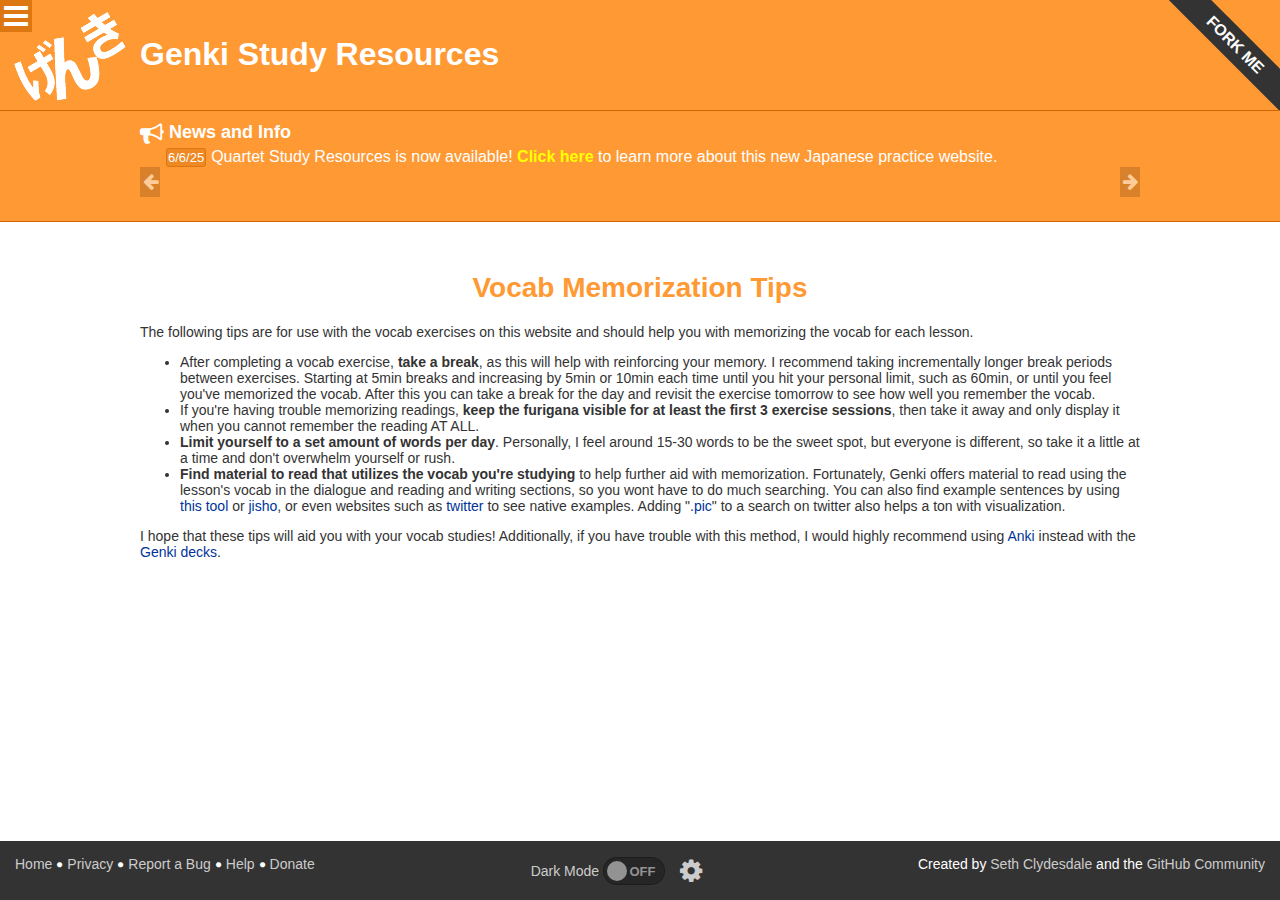
<file: help/vocab-memorization/index.html>
﻿<!DOCTYPE html>
<html lang="en" prefix="og: http://ogp.me/ns#" class="lang-en">
  <head>
    <meta charset="UTF-8">
    <title>Vocab Memorization Tips - Help | Genki Study Resources</title>
    <meta name="title" content="Vocab Memorization Tips - Help | Genki Study Resources">
    <meta name="twitter:title" content="Vocab Memorization Tips - Help | Genki Study Resources">
    <meta property="og:title" content="Vocab Memorization Tips - Help | Genki Study Resources">
    <meta name="description" content="The following tips are for use with the vocab exercises on this website and should help you with memorizing the vocab for each lesson.">
    <meta property="og:description" content="The following tips are for use with the vocab exercises on this website and should help you with memorizing the vocab for each lesson.">
    <link rel="shortcut icon" type="image/x-icon" href="../../resources/images/genkico.ico">

    <meta name="keywords" content="Vocabulary, Memorization, Help, Guide, Tutorial, Japanese" lang="en">
    <meta name="language" content="en">
    <meta name="viewport" content="width=device-width, initial-scale=1">

    <meta property="og:site_name" content="sethclydesdale.github.io">
    <meta property="og:url" content="https://sethclydesdale.github.io/genki-study-resources/help/vocab-memorization/">
    <meta property="og:type" content="website">
    <meta property="og:image" content="https://sethclydesdale.github.io/genki-study-resources/resources/images/genki-thumb.png">
    <meta name="twitter:card" content="summary">
    <meta name="twitter:creator" content="@SethC1995">

    <link rel="stylesheet" href="../../resources/css/stylesheet.min.css">
    <script src="../../resources/javascript/head.min.js"></script>
    <script src="../../resources/javascript/ga.js" async></script>
  </head>

  <body>
    
    <header>
      <h1><a href="../../" id="home-link">Genki Study Resources</a></h1>
      <a id="fork-me" href="https://github.com/SethClydesdale/genki-study-resources">Fork Me</a>
    </header>
    
    <div id="announcement">
      <div id="announce-inner">
        <h3><i class="fa">&#xf0a1;</i> News and Info</h3>
        <div id="announce-list">
          <div id="announcement-controls" style="display:none;">
            <button class="button announce-controls button-left" onclick="GenkiAnn.next(-1, true);"><i class="fa">&#xf060;</i></button>
            <button class="button announce-controls button-right" onclick="GenkiAnn.next(+1, true);"><i class="fa">&#xf061;</i></button>
          </div>
          <noscript><div class="announcement">Please enable JavaScript to get the latest news and info.</div></noscript>
        </div>
      </div>
    </div>
    
    <div id="content">
      <div class="content-block">
        <h2 class="title center" id="tobira-vocab-help">Vocab Memorization Tips</h2>
        <p>The following tips are for use with the vocab exercises on this website and should help you with memorizing the vocab for each lesson.</p>
        
        <ul>
          <li>After completing a vocab exercise, <b>take a break</b>, as this will help with reinforcing your memory. I recommend taking incrementally longer break periods between exercises. Starting at 5min breaks and increasing by 5min or 10min each time until you hit your personal limit, such as 60min, or until you feel you've memorized the vocab. After this you can take a break for the day and revisit the exercise tomorrow to see how well you remember the vocab.</li>
          <li>If you're having trouble memorizing readings, <b>keep the furigana visible for at least the first 3 exercise sessions</b>, then take it away and only display it when you cannot remember the reading AT ALL.</li>
          <li><b>Limit yourself to a set amount of words per day</b>. Personally, I feel around 15-30 words to be the sweet spot, but everyone is different, so take it a little at a time and don't overwhelm yourself or rush.</li>
          <li><b>Find material to read that utilizes the vocab you're studying</b> to help further aid with memorization. Fortunately, Genki offers material to read using the lesson's vocab in the dialogue and reading and writing sections, so you wont have to do much searching. You can also find example sentences by using <a href="https://sentencesearch.neocities.org/" target="_blank">this tool</a> or <a href="https://jisho.org/search/%E5%85%83%E6%B0%97%20%23sentences" target="_blank">jisho</a>, or even websites such as <a href="https://twitter.com/search?q=%22%E3%81%93%E3%81%AE%E7%8C%AB%E8%B6%85%E5%8F%AF%E6%84%9B%E3%81%84%22&src=typed_query&f=live" target="_blank">twitter</a> to see native examples. Adding "<a href="https://twitter.com/search?q=%22%E3%81%93%E3%81%AE%E3%83%91%E3%83%B3%E7%BE%8E%E5%91%B3%E3%81%97%E3%81%99%E3%81%8E%E3%82%8B%22%20.pic&src=typed_query&f=live" target="_blank">.pic</a>" to a search on twitter also helps a ton with visualization.</li>
        </ul>
        
        <p>I hope that these tips will aid you with your vocab studies! Additionally, if you have trouble with this method, I would highly recommend using <a href="https://apps.ankiweb.net/" target="_blank">Anki</a> instead with the <a href="../anki-decks/" target="_blank">Genki decks</a>.</p>
      </div>
    </div>
    
    <footer class="clear">
      <ul class="footer-left">
        <li><a href="../../" id="footer-home">Home</a></li>
        <li><a href="../../privacy/">Privacy</a></li>
        <li><a href="../../report/">Report a Bug</a></li>
        <li><a href="../../help/">Help</a></li>
        <li><a href="../../donate/">Donate</a></li>
      </ul>
      
      <ul class="footer-right">
        <li>Created by <a href="https://github.com/SethClydesdale">Seth Clydesdale</a> and the <a href="https://github.com/SethClydesdale/genki-study-resources/graphs/contributors">GitHub Community</a></li>
      </ul>
    </footer>
    
    <script src="../../resources/javascript/all.min.js"></script>
    <script src="../../resources/javascript/genki.min.js"></script>
  </body>
</html>
</file>
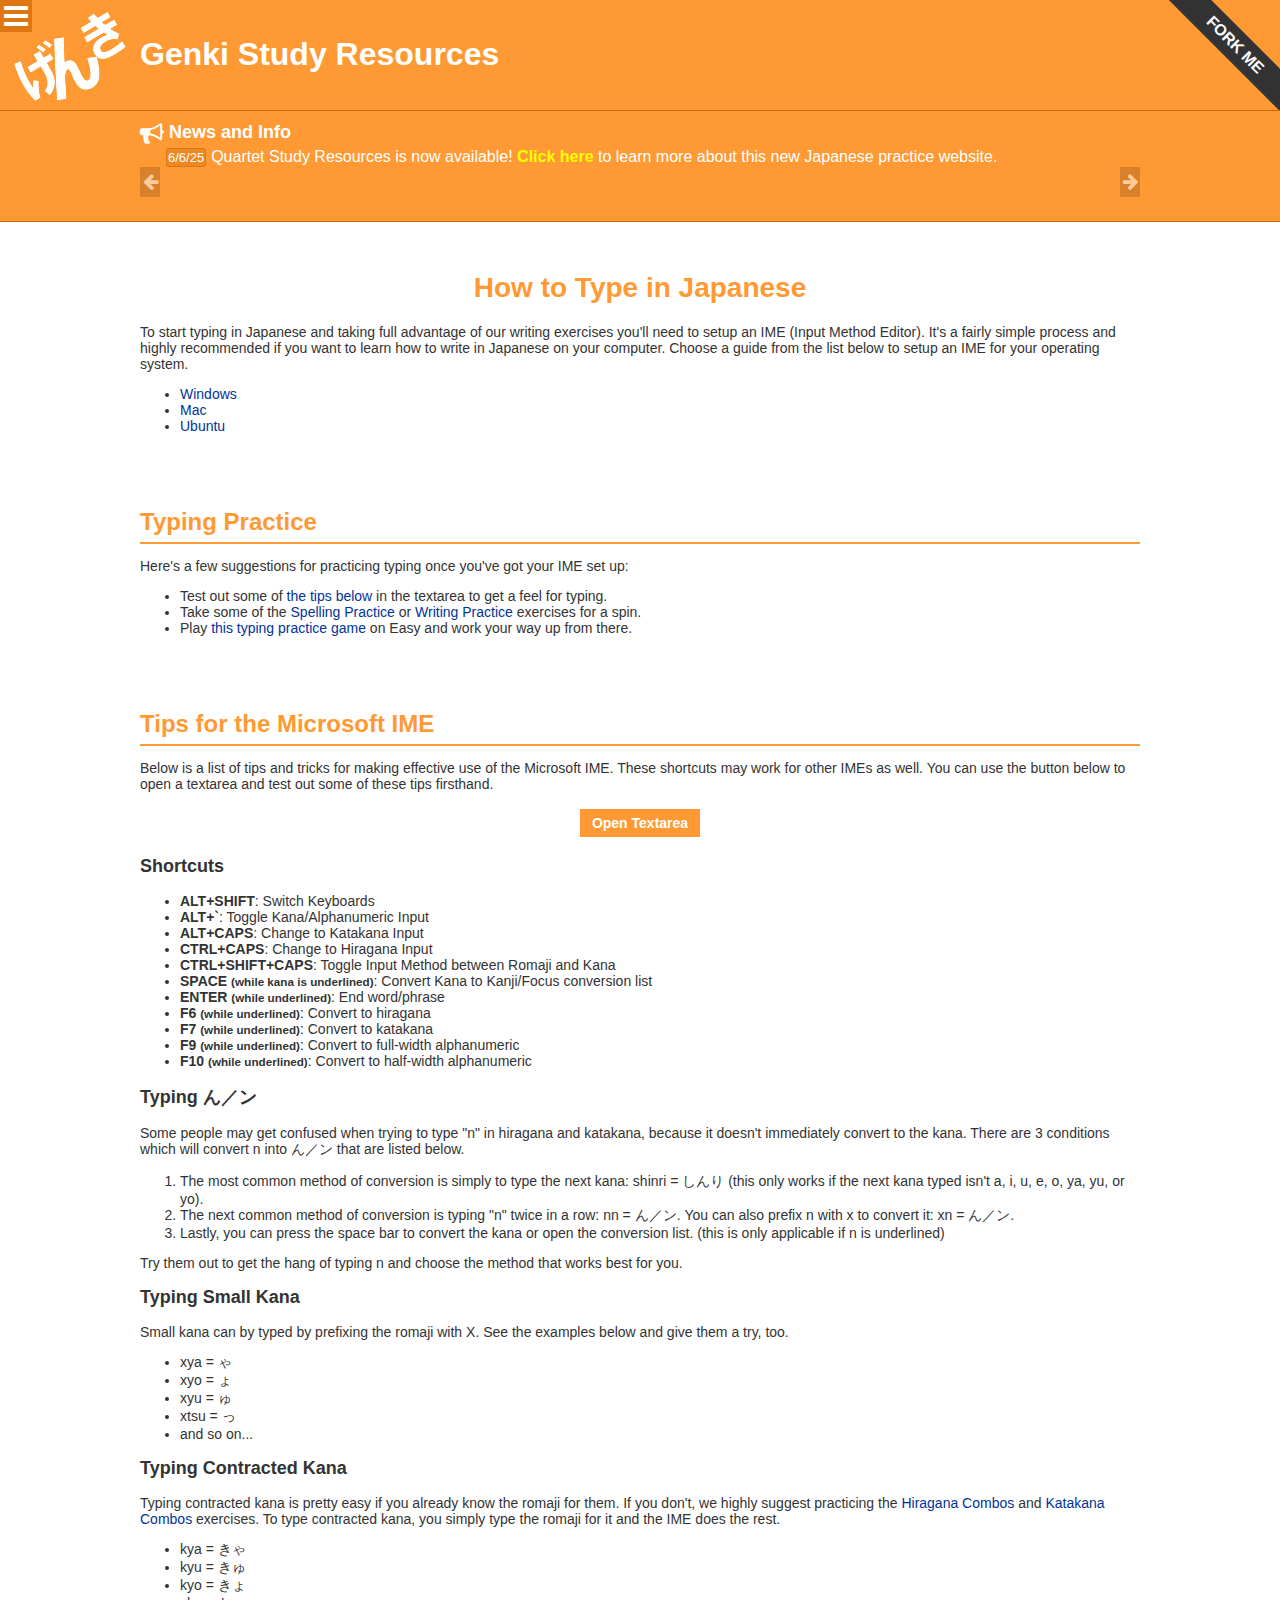
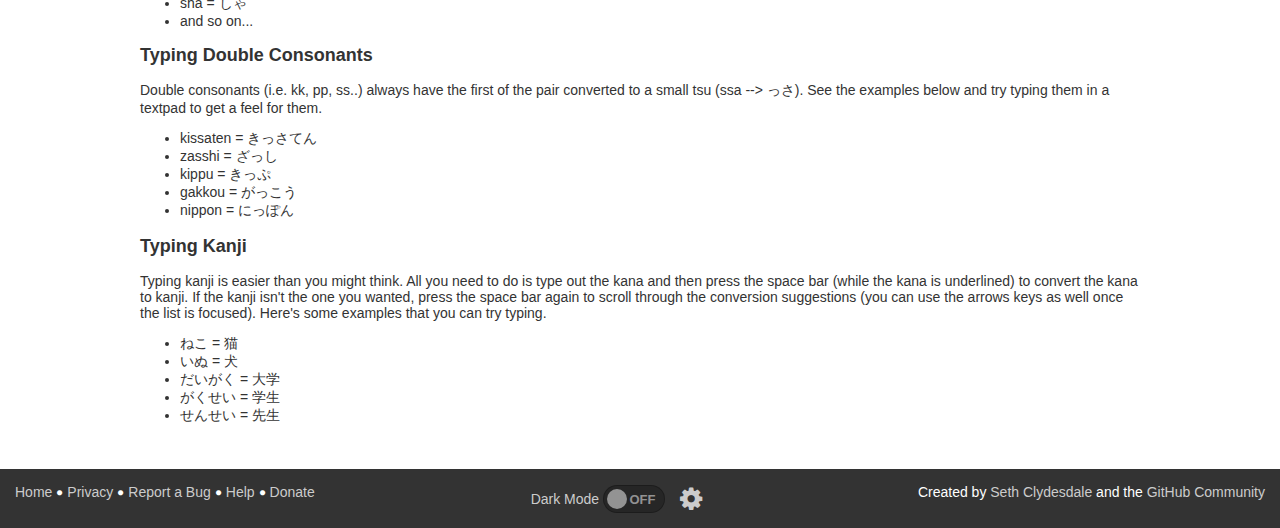
<file: help/writing/index.html>
﻿<!DOCTYPE html>
<html lang="en" prefix="og: http://ogp.me/ns#" class="lang-en">
  <head>
    <meta charset="UTF-8">
    <title>How to Type in Japanese - Help | Genki Study Resources</title>
    <meta name="title" content="How to Type in Japanese - Help | Genki Study Resources">
    <meta name="twitter:title" content="How to Type in Japanese - Help | Genki Study Resources">
    <meta property="og:title" content="How to Type in Japanese - Help | Genki Study Resources">
    <meta name="description" content="To start typing in Japanese and taking full advantage of our writing exercises you'll need to setup an IME (Input Method Editor), if you don't own a Japanese keyboard. It's a fairly simple process and highly recommended if you want to learn how to write in Japanese on your computer. Choose a guide from the list below to setup an IME for your operating system.">
    <meta property="og:description" content="To start typing in Japanese and taking full advantage of our writing exercises you'll need to setup an IME (Input Method Editor), if you don't own a Japanese keyboard. It's a fairly simple process and highly recommended if you want to learn how to write in Japanese on your computer. Choose a guide from the list below to setup an IME for your operating system.">
    <link rel="shortcut icon" type="image/x-icon" href="../../resources/images/genkico.ico">

    <meta name="keywords" content="IME, Keyboard, Help, Guide, Tutorial, Japanese" lang="en">
    <meta name="language" content="en">
    <meta name="viewport" content="width=device-width, initial-scale=1">

    <meta property="og:site_name" content="sethclydesdale.github.io">
    <meta property="og:url" content="https://sethclydesdale.github.io/genki-study-resources/help/writing/">
    <meta property="og:type" content="website">
    <meta property="og:image" content="https://sethclydesdale.github.io/genki-study-resources/resources/images/genki-thumb.png">
    <meta name="twitter:card" content="summary">
    <meta name="twitter:creator" content="@SethC1995">

    <link rel="stylesheet" href="../../resources/css/stylesheet.min.css">
    <script src="../../resources/javascript/head.min.js"></script>
    <script src="../../resources/javascript/ga.js" async></script>
  </head>

  <body>
    
    <header>
      <h1><a href="../../" id="home-link">Genki Study Resources</a></h1>
      <a id="fork-me" href="https://github.com/SethClydesdale/genki-study-resources">Fork Me</a>
    </header>
    
    <div id="announcement">
      <div id="announce-inner">
        <h3><i class="fa">&#xf0a1;</i> News and Info</h3>
        <div id="announce-list">
          <div id="announcement-controls" style="display:none;">
            <button class="button announce-controls button-left" onclick="GenkiAnn.next(-1, true);"><i class="fa">&#xf060;</i></button>
            <button class="button announce-controls button-right" onclick="GenkiAnn.next(+1, true);"><i class="fa">&#xf061;</i></button>
          </div>
          <noscript><div class="announcement">Please enable JavaScript to get the latest news and info.</div></noscript>
        </div>
      </div>
    </div>
    
    <div id="content">
      <div class="content-block">
        <h2 class="title center" id="genki-writing-help">How to Type in Japanese</h2>
        <p>To start typing in Japanese and taking full advantage of our writing exercises you'll need to setup an IME (Input Method Editor). It's a fairly simple process and highly recommended if you want to learn how to write in Japanese on your computer. Choose a guide from the list below to setup an IME for your operating system.</p>
        <ul>
          <li><a href="http://www.coscom.co.jp/learnjapanese801/install_ime.html">Windows</a></li>
          <li><a href="https://redcocoon.org/cab/mysoft.html">Mac</a></li>
          <li><a href="https://help.ubuntu.com/community/JapaneseInput">Ubuntu</a></li>
        </ul>
      </div>
      
      <div class="content-block">
        <h3 class="section-title" id="typing-practice">Typing Practice</h3>
        <p>Here's a few suggestions for practicing typing once you've got your IME set up:</p>
        <ul style="font-size:14px;">
          <li>Test out some of <a href="#microsoft-tips">the tips below</a> in the textarea to get a feel for typing.</li>
          <li>Take some of the <a href="../../?search=spelling#quick-search-exercises">Spelling Practice</a> or <a href="../../?search=writing#quick-search-exercises">Writing Practice</a> exercises for a spin.</li>
          <li>Play <a href="https://sethclydesdale.github.io/typing-with-mishy/">this typing practice game</a> on Easy and work your way up from there.</li>
        </ul>
      </div>
      
      <div class="content-block">
        <h3 class="section-title" id="microsoft-tips">Tips for the Microsoft IME</h3>
        <p>Below is a list of tips and tricks for making effective use of the Microsoft IME. These shortcuts may work for other IMEs as well. You can use the button below to open a textarea and test out some of these tips firsthand.</p>
        
        <div class="center">
          <button class="button" onclick="GenkiTestarea.open();"><span class="en">Open Textarea</span><span class="ja">入力欄を表示する</span></button>
        </div>
        
        <h4 class="sub-title" id="microsoft-shortcuts">Shortcuts</h4>
        <ul>
          <li><strong>ALT+SHIFT</strong>: Switch Keyboards</li>
          <li><strong>ALT+`</strong>: Toggle Kana/Alphanumeric Input</li>
          <li><strong>ALT+CAPS</strong>: Change to Katakana Input</li>
          <li><strong>CTRL+CAPS</strong>: Change to Hiragana Input</li>
          <li><strong>CTRL+SHIFT+CAPS</strong>: Toggle Input Method between Romaji and Kana</li>
          <li><strong>SPACE <small>(while kana is underlined)</small></strong>: Convert Kana to Kanji/Focus conversion list</li>
          <li><strong>ENTER <small>(while underlined)</small></strong>: End word/phrase</li>
          <li><strong>F6 <small>(while underlined)</small></strong>: Convert to hiragana</li>
          <li><strong>F7 <small>(while underlined)</small></strong>: Convert to katakana</li>
          <li><strong>F9 <small>(while underlined)</small></strong>: Convert to full-width alphanumeric</li>
          <li><strong>F10 <small>(while underlined)</small></strong>: Convert to half-width alphanumeric</li>
        </ul>
        
        <h4 class="sub-title" id="microsoft-n">Typing ん／ン</h4>
        <p>Some people may get confused when trying to type "n" in hiragana and katakana, because it doesn't immediately convert to the kana. There are 3 conditions which will convert n into ん／ン that are listed below.</p>
        <ol>
          <li>The most common method of conversion is simply to type the next kana: shinri = しんり (this only works if the next kana typed isn't a, i, u, e, o, ya, yu, or yo).</li>
          <li>The next common method of conversion is typing "n" twice in a row: nn = ん／ン. You can also prefix n with x to convert it: xn = ん／ン.</li>
          <li>Lastly, you can press the space bar to convert the kana or open the conversion list. (this is only applicable if n is underlined)</li>
        </ol>
        <p>Try them out to get the hang of typing n and choose the method that works best for you.</p>
        
        <h4 class="sub-title" id="microsoft-small-kana">Typing Small Kana</h4>
        <p>Small kana can by typed by prefixing the romaji with X. See the examples below and give them a try, too.</p>
        <ul>
          <li>xya = ゃ</li>
          <li>xyo = ょ</li>
          <li>xyu = ゅ</li>
          <li>xtsu = っ</li>
          <li>and so on...</li>
        </ul>
        
        <h4 class="sub-title" id="microsoft-contractions">Typing Contracted Kana</h4>
        <p>Typing contracted kana is pretty easy if you already know the romaji for them. If you don't, we highly suggest practicing the <a href="../../lessons/lesson-0/hiragana-3/">Hiragana Combos</a> and <a href="../../lessons/lesson-0/katakana-3/">Katakana Combos</a> exercises. To type contracted kana, you simply type the romaji for it and the IME does the rest.</p>
        <ul>
          <li>kya = きゃ</li>
          <li>kyu = きゅ</li>
          <li>kyo = きょ</li>
          <li>sha = しゃ</li>
          <li>and so on...</li>
        </ul>

        <h4 class="sub-title" id="microsoft-doubles">Typing Double Consonants</h4>
        <p>Double consonants (i.e. kk, pp, ss..) always have the first of the pair converted to a small tsu (ssa --> っさ). See the examples below and try typing them in a textpad to get a feel for them.</p>
        <ul>
          <li>kissaten = きっさてん</li>
          <li>zasshi = ざっし</li>
          <li>kippu = きっぷ</li>
          <li>gakkou = がっこう</li>
          <li>nippon = にっぽん</li>
        </ul>
        
        <h4 class="sub-title" id="microsoft-kanji">Typing Kanji</h4>
        <p>Typing kanji is easier than you might think. All you need to do is type out the kana and then press the space bar (while the kana is underlined) to convert the kana to kanji. If the kanji isn't the one you wanted, press the space bar again to scroll through the conversion suggestions (you can use the arrows keys as well once the list is focused). Here's some examples that you can try typing.</p>
        <ul>
          <li>ねこ = 猫</li>
          <li>いぬ = 犬</li>
          <li>だいがく = 大学</li>
          <li>がくせい = 学生</li>
          <li>せんせい = 先生</li>
        </ul>
      </div>
    </div>
    
    <footer class="clear">
      <ul class="footer-left">
        <li><a href="../../" id="footer-home">Home</a></li>
        <li><a href="../../privacy/">Privacy</a></li>
        <li><a href="../../report/">Report a Bug</a></li>
        <li><a href="../../help/">Help</a></li>
        <li><a href="../../donate/">Donate</a></li>
      </ul>
      
      <ul class="footer-right">
        <li>Created by <a href="https://github.com/SethClydesdale">Seth Clydesdale</a> and the <a href="https://github.com/SethClydesdale/genki-study-resources/graphs/contributors">GitHub Community</a></li>
      </ul>
    </footer>
    
    <script src="../../resources/javascript/all.min.js"></script>
    <script src="../../resources/javascript/genki.min.js"></script>
    <style>
      #GenkiTestarea {
        position:fixed;
        width:50%;
        right:10px;
        bottom:10px;
      }

      #GenkiTestarea textarea {
        height:150px;
        width:100%;
        box-sizing:border-box;
        resize:none;
      }

      #GenkiTestarea textarea, #GenkiTestarea .button {
        box-shadow:0px 0px 6px rgba(0, 0, 0, 0.25);
      }
    </style>
    <script>
      window.GenkiTestarea = {
        // opens the test textarea
        open : function () {
          if (this.textarea) return;
          var txt = document.createElement('DIV');
          txt.id = 'GenkiTestarea';
          txt.innerHTML = 
            '<textarea placeholder="タイプしてみましょうね！"></textarea>'+
            '<div class="center">'+
              '<button class="button" onclick="GenkiTestarea.close();"><span class="en">Close Textarea</span><span class="ja">入力欄を非表示する</span></button>'+
            '</div>';
          
          document.body.appendChild(txt);
          this.textarea = txt;
          this.textarea.firstChild.focus();
        },
        
        // closes the test textarea
        close : function () {
          if (this.textarea) {
            this.textarea.parentNode.removeChild(this.textarea);
            delete this.textarea;
          }
        }
      };
    </script>
  </body>
</html>
</file>
<file: resources/css/style.css>
/* ========= COLOR SYSTEM ========= */
:root {
  --bg: #ffffff;
  --bg-soft: #f9fafb;
  --bg-elevated: #fff6e5;

  --primary: #ff9800;
  --primary-soft: #ffe0b2;
  --primary-strong: #f57c00;

  --text-main: #1f2933;
  --text-muted: #6b7280;

  --border-subtle: #e5e7eb;
  --card-radius: 18px;
  --transition-fast: 150ms ease-out;

  --lesson-bg: #ffffff;
  --lesson-border: #ff9800;
  --lesson-bg-completed: #fff6e2;

  --path-line-bg: var(--primary-soft);

  --sidebar-btn-bg: #ffffff;
  --sidebar-btn-active-bg: var(--primary);
  --sidebar-btn-text: var(--text-muted);

  --progress-bg: rgba(148, 163, 184, 0.35);
  --progress-fill: var(--primary);

  /* NEW: scrollbar variables */
  --scrollbar-track: rgba(148, 163, 184, 0.15);
  --scrollbar-thumb: rgba(148, 163, 184, 0.7);
}

/* ========= DARK THEME ========= */
body.dark-theme {
  --bg: #020617;
  --bg-soft: #020617;
  --bg-elevated: #0f172a;

  --text-main: #e5e7eb;
  --text-muted: #9ca3af;

  --border-subtle: #1f2937;
  --lesson-bg: #0f172a;
  --lesson-border: #ffb84d;
  --lesson-bg-completed: #1e293b;

  --path-line-bg: #334155;

  --sidebar-btn-bg: #1e293b;
  --sidebar-btn-active-bg: #ff9800;
  --sidebar-btn-text: #e2e8f0;

  --progress-bg: #334155;
  --progress-fill: #ffb84d;

  /* Dark-mode scrollbar colors */
  --scrollbar-track: #020617;
  --scrollbar-thumb: #475569;
}

/* ========= GLOBAL ========= */
* {
  font-family: mplusrounded, sans-serif;
  font-weight: 600;
  box-sizing: border-box;
  margin: 0;
  padding: 0;
  -webkit-font-smoothing: antialiased;
}

body {
  background: var(--bg);
  color: var(--text-main);
  min-height: 100vh;
}

button {
  text-transform: uppercase;
  letter-spacing: 0.06em;
  border: none;
}

.app {
  display: grid;
  grid-template-columns: 230px minmax(0, 1fr);
  width: 100%;
  margin: 0;
  min-height: 100vh;
}

@media (max-width: 900px) {
  .app {
    grid-template-columns: 70px minmax(0, 1fr);
  }
}

/* ========= SIDEBAR ========= */
.sidebar {
  border-right: 1px solid var(--border-subtle);
  padding: 1.25rem 1.1rem;
  background: var(--bg-soft);
  display: flex;
  flex-direction: column;
  gap: 1.5rem;
  position: sticky;
  top: 0;
  height: 100vh;
  overflow-y: auto;
  z-index: 20;
}

.sidebar-header {
  display: flex;
  align-items: center;
  gap: 0.6rem;
}

.sidebar-logo-badge {
  width: 34px;
  height: 34px;
  border-radius: 14px;
  background: var(--primary);
  display: flex;
  align-items: center;
  justify-content: center;
  color: #fff;
  font-weight: 900;
  font-size: 1rem;
}

.sidebar-logo-text {
  font-weight: 900;
  font-size: 1.1rem;
  color: var(--primary-strong);
  letter-spacing: 0.02em;
}

@media (max-width: 900px) {
  .sidebar-header .sidebar-logo-text {
    display: none;
  }
}

.sidebar-main-nav {
  display: flex;
  flex-direction: column;
  gap: 0.35rem;
}

.sidebar-main-item {
  border-radius: 999px;
  padding: 0.45rem 0.65rem;
  display: flex;
  align-items: center;
  gap: 0.5rem;
  cursor: pointer;
  border: 1px solid transparent;
  font-size: 0.78rem;
  color: var(--sidebar-btn-text);
  background: var(--sidebar-btn-bg);
  transition: background var(--transition-fast),
              transform var(--transition-fast),
              border-color var(--transition-fast);
}

.sidebar-main-item-icon {
  width: 26px;
  height: 26px;
  display: flex;
  align-items: center;
  justify-content: center;
  font-size: 1rem;
  border-radius: 0;
  background: none;
  padding: 0;
}

.sidebar-main-item.active {
  background: var(--sidebar-btn-active-bg);
  border-color: var(--primary-soft);
  color: #ffffff;
}

.sidebar-main-item:hover {
  transform: translateY(-2px);
  background: rgba(255, 152, 0, 0.06);
}

@media (max-width: 900px) {
  .sidebar-main-item-label {
    display: none;
  }
  .sidebar-main-item {
    justify-content: center;
    padding-inline: 0.3rem;
  }
}

.sidebar-divider {
  border-top: 1px solid var(--border-subtle);
  margin-top: 0.2rem;
  padding-top: 0.2rem;
}

.sidebar-units-label {
  font-size: 0.7rem;
  text-transform: uppercase;
  letter-spacing: 0.12em;
  color: var(--text-muted);
  margin-bottom: 0.35rem;
}

.sidebar-units-nav {
  display: flex;
  flex-wrap: wrap;
  gap: 0.4rem;
  align-items: center;
  margin-bottom: 0.4rem;

  max-height: 150px;
  overflow-y: auto;
  overflow-x: hidden;

  scrollbar-color: var(--scrollbar-thumb) transparent;
}

@media (max-width: 900px) {
  .sidebar-units-nav {
    max-height: none;
    overflow-y: visible;
    scrollbar-width: thin;
  }

  .sidebar-units-nav .unit-link {
    width: 100%;
    justify-content: center;
    padding: 0.35rem 0.4rem;

    /* Hide original label */
    font-size: 0;
  }

  .sidebar-units-nav .unit-link::before {
    content: attr(data-unit);
    font-size: 0.75rem;
    letter-spacing: 0.08em;
  }
}

.side-item {
  border-radius: 999px;
  padding: 0.2rem 0.65rem;
  border: 1px solid transparent;
  background: var(--sidebar-btn-bg);
  font-size: 0.7rem;
  cursor: pointer;
  color: var(--sidebar-btn-text);
  transition: background var(--transition-fast),
              transform var(--transition-fast),
              border-color var(--transition-fast);
}

.side-item.active {
  background: var(--sidebar-btn-active-bg);
  color: #ffffff;
  border-color: var(--primary-strong);
}

.side-item:hover {
  transform: translateY(-1px);
  background: var(--bg-elevated);
}

/* ========= MAIN ========= */
.main {
  padding: 1.25rem 2.5rem 3rem;
  display: flex;
  flex-direction: column;
  gap: 1.5rem;
  background: radial-gradient(circle at 0 0, rgba(255, 152, 0, 0.07), transparent 55%);
  width: 100%;
}

@media (max-width: 900px) {
  .main {
    padding: 1.25rem 1.25rem 2.5rem;
  }
}

.top-bar {
  display: flex;
  align-items: center;
  justify-content: flex-end;
  gap: 1rem;
}

.top-actions {
  display: flex;
  align-items: center;
  gap: 0.75rem;
}

/* Floating dark mode button */
#themeToggle {
  position: fixed;
  bottom: 1.5rem;
  right: 1.5rem;
  z-index: 9999;
  width: 48px;
  height: 48px;
  border-radius: 50%;
  display: flex;
  align-items: center;
  justify-content: center;

  background: var(--bg-elevated, #ffffff);
  border: 2px solid var(--border-subtle, #e3e6eb);
  cursor: pointer;
}

/* Dark theme compatibility (optional) */
body.dark-theme #themeToggle {
  background: var(--bg-elevated-dark, #222);
  border-color: #444;
}

.btn-icon {
  border-radius: 999px;
  border: 1px solid var(--border-subtle);
  background: var(--bg-soft);
  font-size: 1rem;
  padding: 0.35rem 0.7rem;
  cursor: pointer;
  transition: background var(--transition-fast),
              transform var(--transition-fast),
              border-color var(--transition-fast);
}

.btn-icon:hover {
  background: var(--bg-elevated);
  border-color: var(--primary-soft);
  transform: translateY(-1px);
}

/* ========= UNIT BANNER ========= */
.unit-banner {
  border-radius: 18px;
  padding: 0.95rem 1.2rem;
  background: var(--primary);
  color: #ffffff;
  display: flex;
  align-items: center;
  justify-content: space-between;
  gap: 1rem;
  position: sticky;
  top: 0;
  z-index: 10;
}

.unit-banner-left {
  display: flex;
  flex-direction: column;
  gap: 0.35rem;
}

.unit-title {
  font-weight: 900;
  font-size: 1rem;
}

.unit-chip {
  display: inline-flex;
  align-items: center;
  gap: 0.5rem;
  padding: 0.35rem 0.75rem;
  border-radius: 999px;
  background: rgba(255, 255, 255, 0.12);
  border: 1px solid rgba(255, 255, 255, 0.55);
  font-size: 0.72rem;
  text-transform: uppercase;
  letter-spacing: 0.08em;
  color: #ffffff;
}

.guide-pill {
  font-size: 0.78rem;
  padding: 0.35rem 0.9rem;
  border-radius: 999px;
  background: rgba(255, 255, 255, 0.14);
  border: 1px solid rgba(255, 255, 255, 0.45);
  color: #FFFFFF;
  display: inline-flex;
  align-items: center;
  gap: 0.4rem;
  cursor: pointer;
  transition: background var(--transition-fast),
              transform var(--transition-fast);
}

.guide-pill:hover {
  background: rgba(255, 255, 255, 0.24);
  transform: translateY(-1px);
}

/* ========= PATH & MASCOT LAYOUT ========= */
.content-row {
  display: grid;
  grid-template-columns: minmax(0, 1.5fr) minmax(260px, 1fr);
  grid-template-areas: "path mascot";
  gap: 2.5rem;
  margin-top: 0.75rem;
  align-items: flex-start;
}

.unit-section {
  margin-top: 2.5rem;
}

@media (max-width: 900px) {
  .content-row {
    grid-template-columns: minmax(0, 1fr);
  }
}

/* ========= PATH COLUMN ========= */
.path-wrapper {
  grid-area: path;
  position: relative;
  padding: 2.5rem 0 5rem;
  overflow: visible;
}

/* Mobile: mascot first, then path */
@media (max-width: 900px) {
  .content-row {
    grid-template-columns: minmax(0, 1fr);
    grid-template-areas:
      "mascot"
      "path";
  }

  .mascot-card {
    position: static !important;  /* disable sticky */
    top: unset;                  
    margin-bottom: 1.5rem;
  }
}

.path-line {
  position: absolute;
  left: 50%;
  top: 0.5rem;
  bottom: 0;
  transform: translateX(-50%);
  width: 6px;
  border-radius: 999px;
  background: var(--path-line-bg);
}

.path-list {
  display: flex;
  flex-direction: column;
  align-items: center;
  gap: 3.25rem;
  position: relative;
}

.lesson-node {
  position: relative;
  width: 72px;
  height: 72px;
  border-radius: 999px;
  background: var(--lesson-bg);
  border: 3px solid var(--lesson-border);
  display: flex;
  align-items: center;
  justify-content: center;
  cursor: pointer;
  transition: transform 180ms ease-out,
              border-color 180ms ease-out;
  will-change: transform;
  animation: float 3.3s ease-in-out infinite;
}

.lesson-node.completed {
  background: var(--lesson-bg-completed);
}

.lesson-node.chest {
  border-radius: 20px;
  width: 78px;
}

.lesson-node.locked {
  border-style: dashed;
  opacity: 0.6;
}

.lesson-node-icon {
  width: 100%;
  display: flex;
  justify-content: center;
  align-items: center;
  color: #508dff;
  font-size: clamp(0.8rem, 3vw, 1.8rem); 
  overflow: hidden;
  white-space: nowrap;
}

.lesson-label {
  margin-top: 0.45rem;
  font-size: 0.75rem;
  color: var(--text-muted);
  text-align: center;
  max-width: 120px;
  -webkit-text-stroke: 1px var(--bg);
  text-stroke: 1px var(--bg);
  paint-order: stroke fill;

  text-shadow:
    -1px 0 0 var(--bg),
     1px 0 0 var(--bg),
     0 -1px 0 var(--bg),
     0  1px 0 var(--bg);
}

.exercise-results {
  display: inline-flex;
  align-items: center;
  gap: 0.25rem;
  padding: 2px 8px;
  border-radius: 999px;
  font-size: 0.75rem;
  border: 1px solid transparent;
  text-shadow: none;
}

/* Colors – adjust to match your palette */
.result--perfect {
  background: #e3f9e5;
  color: #1b5e20;
  border-color: #a5d6a7;
}

.result--good {
  background: #fff8e1;
  color: #f57c00;
  border-color: #ffe082;
}

.result--average {
  background: #e3f2fd;
  color: #1565c0;
  border-color: #90caf9;
}

.result--low {
  background: #ffebee;
  color: #c62828;
  border-color: #ef9a9a;
}

.exercise-results .fa {
  font-family: mplusrounded, sans-serif;
  font-style: normal;
  line-height: 1;
}

.lesson-group {
  display: flex;
  flex-direction: column;
  align-items: center;
}

.lesson-node:hover {
  transform: translateY(-6px) scale(1.04);
  border-color: var(--primary-strong);
}

.lesson-group:nth-child(odd) .lesson-node {
  animation-delay: 0.15s;
}

.lesson-group:nth-child(even) .lesson-node {
  animation-delay: 0.45s;
}

.path-heading {
  margin-top: -30px;
  margin-bottom: -30px;
  font-weight: 900;
  font-size: 1.1rem;
  color: var(--primary-strong);
  letter-spacing: 0.02em;
  -webkit-text-stroke: 1px var(--bg);
  text-stroke: 1px var(--bg);
  paint-order: stroke fill;

  text-shadow:
    -1px 0 0 var(--bg),
     1px 0 0 var(--bg),
     0 -1px 0 var(--bg),
     0  1px 0 var(--bg);
}

/* ========= MASCOT CARD ========= */
.mascot-card {
  position: sticky;
  top: 5.25rem;
  border-radius: var(--card-radius);
  background: var(--bg-elevated);
  border: 1px solid var(--border-subtle);
  padding: 1.25rem 1.3rem;
  display: flex;
  flex-direction: column;
  gap: 0.75rem;
  min-height: 210px;
}

.mascot-figure {
  width: 100px;
  height: 100px;
  display: flex;
  align-items: center;
  justify-content: center;
  margin-bottom: 0.3rem;
  animation: floatSlow 4.5s ease-in-out infinite;
}

.mascot-figure img {
  width: 100%;
  height: 100%;
  object-fit: cover;
  object-position: center;
  display: block;
}

.mascot-title {
  font-weight: 700;
  font-size: 0.9rem;
}

.mascot-text {
  font-size: 0.8rem;
  color: var(--text-muted);
  line-height: 1.4;
}

.progress-pill {
  margin-top: 0.2rem;
  display: inline-flex;
  align-items: center;
  gap: 0.4rem;
  border-radius: 999px;
  padding: 0.25rem 0.7rem;
  background: var(--bg);
  border: 1px solid rgba(148, 163, 184, 0.35);
  font-size: 0.75rem;
}

.progress-bar {
  margin-top: 0.4rem;
  width: 100%;
  height: 6px;
  border-radius: 999px;
  background: rgba(148, 163, 184, 0.35);
  overflow: hidden;
}

.progress-bar-fill {
  height: 100%;
  width: 55%;
  background: var(--primary);
}

/* ========= BOTTOM HINT ========= */
.bottom-hint {
  margin-top: 1rem;
  text-align: center;
  font-size: 0.8rem;
  color: var(--text-muted);
  display: flex;
  align-items: center;
  justify-content: center;
  gap: 0.4rem;
}

/* ========= ANIMATIONS ========= */
@keyframes float {
  0%   { transform: translateY(0); }
  50%  { transform: translateY(-6px); }
  100% { transform: translateY(0); }
}

@keyframes floatSlow {
  0%   { transform: translateY(0); }
  50%  { transform: translateY(-4px); }
  100% { transform: translateY(0); }
}
</file>
<file: resources/css/fonts.css>
/*--------------------------------------------------------------
# MPLUS Rounded
--------------------------------------------------------------*/
/* Thin */
@font-face {
  font-family: "mplusrounded";
  src: url("../fonts/MPLUSRounded1c-Thin.ttf");
  font-weight: 100;
  font-style: normal;
}

/* Light */
@font-face {
  font-family: "mplusrounded";
  src: url("../fonts/MPLUSRounded1c-Light.ttf");
  font-weight: 300;
  font-style: normal;
}

/* Regular */
@font-face {
  font-family: "mplusrounded";
  src: url("../fonts/MPLUSRounded1c-Regular.ttf");
  font-weight: 400;
  font-style: normal;
}

/* Medium */
@font-face {
  font-family: "mplusrounded";
  src: url("../fonts/MPLUSRounded1c-Medium.ttf");
  font-weight: 500;
  font-style: normal;
}

/* Bold */
@font-face {
  font-family: "mplusrounded";
  src: url("../fonts/MPLUSRounded1c-Bold.ttf");
  font-weight: 700;
  font-style: normal;
}

/* ExtraBold */
@font-face {
  font-family: "mplusrounded";
  src: url("../fonts/MPLUSRounded1c-ExtraBold.ttf");
  font-weight: 800;
  font-style: normal;
}

/* Black */
@font-face {
  font-family: "mplusrounded";
  src: url("../fonts/MPLUSRounded1c-Black.ttf");
  font-weight: 900;
  font-style: normal;
}
</file>
<file: resources/css/stylesheet.min.css>
@font-face{font-family:FontAwesomeWeb;src:url(../fonts/fontawesome-webfont.eot?v=4.7.0);src:url(../fonts/fontawesome-webfont.eot?#iefix&v=4.7.0) format('embedded-opentype'),url(../fonts/fontawesome-webfont.woff2?v=4.7.0) format('woff2'),url(../fonts/fontawesome-webfont.woff?v=4.7.0) format('woff'),url(../fonts/fontawesome-webfont.ttf?v=4.7.0) format('truetype'),url(../fonts/fontawesome-webfont.svg?v=4.7.0#fontawesomeregular) format('svg');font-weight:400;font-style:normal}.fa{display:inline-block;font:normal normal normal 14px/1 FontAwesomeWeb,FontAwesome;font-size:inherit;text-rendering:auto;-webkit-font-smoothing:antialiased;-moz-osx-font-smoothing:grayscale}.fa-hover{color:#fff;line-height:32px;font-size:18px;outline:0}.fa-hover:focus,.fa-hover:hover{opacity:.7;outline:0;cursor:pointer}@-webkit-keyframes fa-spin{0%{-webkit-transform:rotate(0);transform:rotate(0)}100%{-webkit-transform:rotate(359deg);transform:rotate(359deg)}}@keyframes fa-spin{0%{-webkit-transform:rotate(0);transform:rotate(0)}100%{-webkit-transform:rotate(359deg);transform:rotate(359deg)}}::selection{color:#fff;background-color:#f93}::-moz-selection{color:#fff;background-color:#f93}.lang-en .ja,.lang-ja .en{display:none!important}body{color:#333;background:#fff;font-size:14px;font-family:'メイリオ',Meiryo,Osaka,"ヒラギノ角ゴ Pro W3","Hiragino Kaku Gothic Pro",Arial,sans-serif;padding:0;margin:0;display:flex;min-height:100vh;flex-direction:column}p{font-size:14px}ul{padding-left:40px}hr{border:none;border-bottom:1px solid #999}hr.main-color{border-color:#f93}a{color:#039;text-decoration:none;outline:0}a:focus,a:hover{text-decoration:underline}img{max-width:100%}a:focus img{outline:1px solid #f93}code{color:#00f;background:#eee;border:1px solid #ccc;padding:3px}.button,a.button{color:#fff;background:#f93;font-size:14px;font-family:'メイリオ',Meiryo,Osaka,"ヒラギノ角ゴ Pro W3","Hiragino Kaku Gothic Pro",Arial,sans-serif;text-decoration:none;border:none;font-weight:700;display:inline-block;padding:6px 12px;margin:3px;cursor:pointer;outline:0;-webkit-touch-callout:none;-webkit-user-select:none;-khtml-user-select:none;-moz-user-select:none;-ms-user-select:none;user-select:none}.button:hover,a.button:hover{background:#e82}.button:focus,a.button:focus{background:#d71}.button[disabled]{opacity:.5;filter:grayscale(1);cursor:default;pointer-events:none}.button .fa{font-size:18px;vertical-align:middle;margin-right:6px}.button.icon-only{height:25px;width:25px;padding:0;margin:3px}.button.icon-only i{margin:0}.button.play-button{height:25px;width:25px;padding:0;margin:0;border-radius:100%}.button.play-button i{font-size:14px;margin-right:-2px}input[type=number],input[type=text],select,textarea{font-size:14px;font-family:'メイリオ',Meiryo,Osaka,"ヒラギノ角ゴ Pro W3","Hiragino Kaku Gothic Pro",Arial,sans-serif;background:#fff;border:1px solid #ccc;padding:6px;outline:0}select{cursor:pointer}input[type=number]:disabled,input[type=text]:disabled,select:disabled,textarea:disabled{color:#333}input[type=number]::placeholder,input[type=text]::placeholder,textarea::placeholder{color:#bbb}input[type=number]:hover,input[type=text]:hover,select:hover,textarea:hover{border-color:#999}input[type=number]:focus,input[type=text]:focus,select:focus,textarea:focus{border-color:#f93}.center{text-align:center}.right{text-align:right}.left{text-align:left}.ul{text-decoration:underline}.ul-double{text-decoration:underline;position:relative}.ul-double:after{content:"";position:absolute;left:0;right:0;bottom:2px;border-bottom:1px solid #333}.ul-color{display:inline-block;border-bottom:2px solid #f93}.box-color{display:inline-block;border:2px solid #f93;padding:3px;margin:3px}.box-color.spaced{margin:10px 3px}.box-color.inline{display:inline;padding:0 3px}.box-color.bg{background:#fff}.dark-mode .box-color.bg{background:#161616}.hidden{visibility:hidden}.inline{display:inline-block}.t-valign-top{vertical-align:top}.t-red{color:red}.t-green{color:#080}.t-blue{color:#09f}.main-color,.t-orange{color:#f93}.t-bold{font-weight:700}.nomargin{margin:0!important}.clearfix{clear:both}.clear:after{content:"";display:table;clear:both}.vertical-text{-ms-writing-mode:tb-rl;-webkit-writing-mode:vertical-rl;writing-mode:vertical-rl;text-align:left!important;max-height:300px}.spoiler{color:#444;background:#444;display:inline-block;padding:0 3px}.spoiler:hover{color:#fff}.problem-hint .spoiler{margin-top:2px}.table{width:100%;border-collapse:collapse}.table td{background:#fff;border:1px solid #ddd;padding:3px}.table-head{font-size:16px;font-weight:700}.example-row td{vertical-align:top}.example-row div{margin:10px 0}.define{font-size:11px;font-style:normal;font-weight:700;vertical-align:super}.lesson-num{font-size:12px;font-style:normal;vertical-align:top}.lesson-image img{max-width:100%}header{color:#fff;background:url(../images/genki.png) no-repeat 10px 50% #f93;padding:15px 15px 15px 140px;position:relative;overflow:hidden}#home-link:before{content:"";position:absolute;height:100px;width:110px;left:14px;top:50%;margin-top:-50px}.edition-icon:after{font-size:14px;position:absolute;margin-top:40px;margin-left:-85px}.edition-icon.second-ed:after{content:"\A 2nd Edition"}.edition-icon.third-ed:after{content:"\A 3rd Edition"}header h1{font-size:32px}header h1 a{color:#fff}h2{margin:30px 0 0 0}a#fork-me{color:#fff;background:#333;font-size:16px;font-weight:700;text-align:center;text-transform:uppercase;text-decoration:none;line-height:30px;height:30px;width:200px;-webkit-transform:rotate(45deg);transform:rotate(45deg);position:absolute;right:-55px;top:30px;transition-property:color,background;transition-duration:.3s}a#fork-me:focus,a#fork-me:hover{color:#333;background:#fff}#announcement{color:#fff;background:#f93;border:1px solid #c60;border-right:none;border-left:none;height:110px}#announce-inner{max-width:1000px;margin:0 auto;padding:0 30px}#announcement .fa{font-size:24px;vertical-align:middle}#announcement a{color:#ff0;font-weight:700}#announcement h3{font-size:18px;margin:10px 0 0 0}#announcement .announcement{font-size:16px;height:75px;box-sizing:border-box;padding:3px 6px;overflow-y:auto}#announcement .announcement.announce-hidden{display:none}#announcement .announcement .date{color:#fff;font-size:13px;font-weight:400;background:#e82;border:1px solid #d71;border-radius:3px;padding:1px;margin-right:5px}#announce-list{position:relative;margin:0 20px}#announcement .announce-controls{background:rgba(0,0,0,.3);text-align:center;position:absolute;top:50%;margin:-15px 0 0 0;height:30px;width:20px;padding:0;opacity:.5}#announcement .announce-controls i.fa{font-size:18px;line-height:26px;margin:0}#announcement .announce-controls:focus,#announcement .announce-controls:hover{opacity:1}#announcement .announce-controls.button-left{left:-20px}#announcement .announce-controls.button-right{right:-20px}#content{flex:1 0 auto}.content-block{max-width:1000px;margin:0 auto;padding:30px}a.anchor{color:#666;font-size:16px;font-weight:400;text-decoration:none;text-align:center;vertical-align:middle;display:inline-block;width:25px;margin:0 0 0 -25px}.anchor-icon{display:inline-block;-webkit-transform:rotate(-45deg);transform:rotate(-45deg);visibility:hidden}.anchor:focus .anchor-icon,h1:hover .anchor-icon,h2:hover .anchor-icon,h3:hover .anchor-icon,h4:hover .anchor-icon,h5:hover .anchor-icon,h6:hover .anchor-icon{visibility:visible}#page-links,#related-projects{margin:15px 0 0 0}#link-list{font-size:0}#link-list a,#link-list span{font-size:14px}#link-list a{color:#fff;text-shadow:1px 1px 1px rgba(0,0,0,.5);font-weight:700;text-decoration:none;display:inline-block;padding:3px 6px;margin:10px 10px 0 0}#link-home.button{border-bottom:2px solid #d71}#link-edition,#link-home.button{background-color:#f93;border-bottom:2px solid #d71}#link-grammar{background-color:#fc0;border-bottom:2px solid #da0}#link-anki{background-color:#05c;border-bottom:2px solid #03a}#link-help{background-color:#39c;border-bottom:2px solid #17a}#link-report{background-color:#f66;border-bottom:2px solid #d44}#link-download{background-color:#9c6;border-bottom:2px solid #7a4}#link-donate{background-color:#c6c;border-bottom:2px solid #a4a}#link-github{background-color:#96f;border-bottom:2px solid #74d}#link-settings{background-color:#666;border-bottom:2px solid #444}#link-edition:hover,#link-home.button:hover{background-color:#e82}#link-grammar:hover{background-color:#eb0}#link-anki:hover{background-color:#04b}#link-help:hover{background-color:#28b}#link-report:hover{background-color:#e55}#link-download:hover{background-color:#8b5}#link-donate:hover{background-color:#b5b}#link-github:hover{background-color:#85e}#link-settings:hover{background-color:#555}#link-edition:active,#link-home.button:active #link-edition:focus,#link-home.button:focus{background-color:#d71}#link-grammar:active,#link-grammar:focus{background-color:#da0}#link-anki:active,#link-anki:focus{background-color:#03a}#link-help:active,#link-help:focus{background-color:#17a}#link-report:active,#link-report:focus{background-color:#d44}#link-download:active,#link-download:focus{background-color:#7a4}#link-donate:active,#link-donate:focus{background-color:#a4a}#link-github:active,#link-github:focus{background-color:#74d}#link-settings:active,#link-settings:focus{background-color:#444}#link-list i{font-size:16px;vertical-align:middle;margin-right:6px}#link-github i,#link-help i{font-size:18px}#exercise-list #page-links{margin:0;padding:0}#exercise-list .indent-block{margin-left:10px}#link-grammar{position:relative}#link-grammar:after{content:"NEW!";font-size:12px;color:#ff0;position:absolute;top:-5px;left:-10px;-webkit-transform:rotate(-30deg);transform:rotate(-30deg);text-shadow:1px 1px 2px #330,-1px -1px 2px #330,0 0 3px #330;pointer-events:none}.donate-box{color:#333;background:#fcf;border:1px solid #c6c;position:relative;padding:5px;padding-left:35px;margin:5px auto;text-align:left;width:80%;max-width:600px}.donate-icon{color:#fcf;background:#c6c;font-size:20px;width:30px;text-align:center;position:absolute;top:0;left:0;bottom:0;display:flex;justify-content:center;align-items:center}.donate-text a{color:#039;font-weight:700}.donate-text a i{font-size:12px;font-weight:400;vertical-align:super;margin-left:-3px}.info-box{color:#333;background:#eff;border:1px solid #17a;position:relative;padding:5px;padding-left:35px;margin:5px auto;text-align:left;width:80%;max-width:600px}.info-icon{color:#eff;background:#17a;font-size:20px;width:30px;text-align:center;position:absolute;top:0;left:0;bottom:0;display:flex;justify-content:center;align-items:center}#project-list img{height:120px;margin:10px 4px 0 0}#related img{height:120px;margin:5px}#related h3{margin-top:20px;margin-bottom:5px}#quick-actions>div{margin:0}#quick-actions h2{font-size:20px;margin-top:15px}#quick-search{width:100%;box-sizing:border-box;margin-top:1em}#quick-search-results,.random-exercise-list{border:1px solid #ccc}#quick-search-results:empty{border-color:transparent}#quick-search-results:not(:empty),.random-exercise-list{height:300px;padding:3px;overflow:auto}.random-exercise-list{width:95%;position:relative}.random-exercise-list>div{white-space:nowrap;overflow:hidden}#quick-search-results li{white-space:nowrap;overflow:hidden}#quick-nav-list li{position:relative;list-style-type:none}#quick-nav-list li:before{content:".";font-size:0;display:block;height:6px;width:6px;background:#f93;border-radius:100%;position:absolute;top:10px;left:-16px}#quick-nav-list li ul li:before{background:0 0;border:2px solid #f93;height:4px;width:4px}#quick-nav-list li.noBullet:before{display:none}#quick-nav-list a.sub-section-button{color:#fff;background:#f93;font-size:11px;text-align:center;text-decoration:none;display:inline-block;height:18px;width:18px;line-height:20px;padding:0;border-radius:100%;position:absolute;top:4px;left:-22px}#quick-nav-list a.sub-section-button:focus,#quick-nav-list a.sub-section-button:hover{background-color:#d71}a.sub-section-button[data-open=true]:after{content:"\f078"}a.sub-section-button[data-open=false]:after{content:"\f054";letter-spacing:-2px}a.jump-arrow{color:#f93;text-decoration:none;float:right;margin:6px 3px 0 0}a.jump-arrow:focus,a.jump-arrow:hover{color:#c60}#quick-search-results li[data-lesson]:before,.random-exercise-list [data-lesson]:before{content:attr(data-lesson);color:#fff;font-size:11px;background:#f93;border:1px solid #e82;border-radius:3px;padding:0 2px;margin-right:3px}#exercise>*,.loading>*{visibility:hidden}#exercise:after,#exercise:before,.loading:after,.loading:before{color:#f93;position:absolute;top:50%}#exercise:before,.loading:before{content:"Now Loading...";font-size:16px;font-weight:700;font-style:italic;text-align:center;left:0;right:0;margin-top:40px}.lang-ja #exercise:before,.lang-ja .loading:before{content:"ロードしています…"}#exercise:after,.loading:after{content:"\f1ce";font-size:64px;font-family:FontAwesomeWeb,FontAwesome;left:50%;margin-top:-32px;margin-left:-32px;-webkit-animation:fa-spin 2s infinite linear;animation:fa-spin 2s infinite linear}#exercise.content-loaded>*{visibility:visible}#exercise.content-loaded:after,#exercise.content-loaded:before{content:"";display:none}.lesson-title{color:#f93;font-size:20px;border-bottom:2px solid #f93;padding-bottom:3px}.sub-lesson-title,.workbook-title{font-size:16px;margin:0 0 0 20px}.normal-block,.workbook-title{font-size:14px}.title{color:#f93;font-size:28px;margin:20px 0}.title-desc{font-size:16px}.title-med{font-size:18px;margin:10px 0}.section-title{color:#f93;font-size:24px;border-bottom:2px solid #f93;margin:0;padding-bottom:6px}.sub-title{font-size:18px;margin:16px 0}#exercise-title{color:#f93;font-size:24px;margin:0 0 25px 0}#exercise-title:after,.title[data-page]:after{content:attr(data-page);color:#666;font-size:12px;font-style:italic;font-weight:400;display:block}.lesson-summary{font-size:14px;margin:10px;padding:10px;background:#eee;border:1px dashed #ccc}.lesson-summary .inline-columns>div{margin-right:50px;margin-bottom:0;vertical-align:top}.lesson-summary:before{content:"In this lesson, we will learn how to...";font-weight:700;color:#f93}.lesson-point{margin-left:13px}.lesson-point:before{content:"• ";color:#f93}.lesson-summary-link{margin-top:5px}footer{color:#fff;background:#333;text-align:center;padding:15px}#light-switch-label,footer a{color:#ccc}#light-switch-label:hover,footer a:hover{color:#fff}footer ul{list-style-type:none;margin:0;padding:0}footer li{float:left}footer li:before{content:"\f111";font-family:FontAwesomeWeb,FontAwesome;font-size:6px;margin:0 5px;vertical-align:middle}footer li:first-child:before{display:none}.footer-left{float:left}.footer-right{float:right}#drop-list,#question-list{float:left}#answer-list{float:right}.quiz-item{background:#eee;border:1px solid #ccc;margin:3px;padding:3px;min-width:25px;white-space:nowrap}#answer-list .quiz-item,.quiz-item.gu-mirror{cursor:move}.drawing-quiz .quiz-item{font-size:80px;height:110px;width:110px;line-height:110px;box-sizing:border-box;margin:0 auto}.drawing-quiz .stroke-order-button{margin:0;padding:0;width:110px;height:25px}.drag-quiz .quiz-answer-zone:focus,.drag-quiz .quiz-item:focus,.kana-quiz .quiz-answer-zone:focus,.kana-quiz .quiz-item:focus{color:#f93;border-color:#f93;outline:0}.quiz-item.markedItem{border-color:#f93;outline:1px solid #f93!important;box-shadow:3px 3px 3px rgba(0,0,0,.25);position:relative}#quiz-info{color:#fff;background:#f93;font-weight:700;text-align:left;padding:15px 15px 15px 50px;margin:10px 0;position:relative;overflow-y:auto}#quiz-info:before{content:"\f05a";font-size:32px;font-family:FontAwesomeWeb,FontAwesome;position:absolute;top:50%;margin-top:-16px;left:12px}#quiz-info a{color:#ff0}#quiz-info table{width:100%;background:#e82;border-collapse:collapse;font-weight:400}#quiz-info table td{padding:3px;border:1px solid #d71}#change-exercise-type-container,#check-answers,#quiz-timer{margin-top:10px}#quiz-timer:before{content:"Time Elapsed";display:block}.lang-ja #quiz-timer:before{content:"かかった時間"}.quiz-answer-zone:empty{border:1px solid #ccc;margin:3px;padding:3px}.drag-quiz .quiz-answer-zone:empty{min-width:100px}.drag-quiz .quiz-answer-zone,.drag-quiz .quiz-item{height:28px;line-height:20px;box-sizing:border-box}.vocab-horizontal #drop-list{display:none}.vocab-horizontal #answer-list,.vocab-horizontal #question-list{float:none}.vocab-horizontal #question-list{margin-bottom:30px}.vocab-horizontal #answer-list .quiz-item{display:inline-block}.vocab-horizontal .quiz-item-group{display:inline-block;vertical-align:top;width:20%}.drag-quiz .vocab-horizontal .quiz-answer-zone,.vocab-horizontal #answer-list .quiz-item{min-width:100px}.vocab-horizontal #answer-list .quiz-item{text-align:center;vertical-align:top}.vocab-horizontal .quiz-answer-zone .quiz-item{margin:0}.vocab-horizontal .quiz-answer-zone{margin:3px}.kanji-readings.drag-quiz .vocab-horizontal .quiz-item-text{text-align:left;display:inline-block;margin:0 auto}.kanji-readings.drag-quiz .vocab-horizontal #question-list .quiz-answer-zone .quiz-item{font-size:13px;line-height:20px}.kanji-meanings.drag-quiz .vocab-horizontal #question-list .quiz-answer-zone .quiz-item{font-size:13px;height:28px;line-height:20px}.vocab-horizontal.helper-present #question-list .quiz-item{margin-bottom:18px}.kanji-meanings.drag-quiz #question-list .quiz-item,.kanji-meanings.drag-quiz .quiz-answer-zone,.kanji-readings.drag-quiz .quiz-answer-zone,.kanji-readings.drag-quiz .quiz-item{height:48px}.kanji-meanings.drag-quiz #question-list .quiz-item,.kanji-readings.drag-quiz #question-list .quiz-item{line-height:44px;font-size:26px;padding:3px 10px}#review-exercise{margin-top:10px}.quiz-over #review-button{display:none}.more-exercises{margin-top:10px}.more-exercises a.button{margin:3px 0}.more-exercises a:after,.more-exercises a:before{font-size:18px;font-family:FontAwesomeWeb,FontAwesome;font-weight:400;vertical-align:middle}.more-exercises a.prev-ex{float:left}.more-exercises a.prev-ex:before{content:"\f060";margin-right:10px}.more-exercises a.next-ex{float:right}.more-exercises a.next-ex:after{content:"\f061";margin-left:10px}#exercise-list,#toggle-exercises,#toggle-exercises:after,#toggle-exercises:before{transition-duration:.3s}#exercise-list{background:#eee;border-right:1px solid #ccc;position:fixed;top:0;left:-301px;bottom:0;width:300px;visibility:hidden;z-index:10}#random-exercise{height:32px;width:32px;text-align:center;position:absolute;top:0;left:0;margin:0;padding:0}#random-exercise i{line-height:32px;margin:0}.list-open+#exercise-list{left:0;visibility:visible}#toggle-exercises{background:#c60;text-decoration:none;text-align:center;line-height:32px;height:32px;width:32px;position:fixed;top:0;left:0;z-index:11;cursor:pointer;transition-property:left}#toggle-exercises:hover{background:#d71}#toggle-exercises:focus{background:#e82}#toggle-exercises:after,#toggle-exercises:before{color:#fff;font-size:28px;font-family:FontAwesomeWeb,FontAwesome;position:absolute;left:0;right:0;transition-property:opacity}#toggle-exercises:after{content:"\f0c9"}#toggle-exercises:before{content:"\f00d";opacity:0}#toggle-exercises.list-open{left:268px}#toggle-exercises.list-open:after{opacity:0}#toggle-exercises.list-open:before{opacity:1}#lessons-list{overflow-y:auto;overflow-x:hidden;height:95%;height:calc(100% - 32px)}#exercise-list .main-title{color:#fff;background:#f93;font-size:18px;text-align:center;line-height:32px;margin:0}.menu-item-list{display:flex;align-items:center;justify-content:space-between;gap:8px;position:relative}.result--perfect{color:#f90;font-weight:600}.result--good{color:#080;font-weight:600}.result--average{color:#aa0;font-weight:600}.result--low{color:red;font-weight:600}.exercise-results{min-width:65px}.exercise-results .fa{font-size:16px}#exercise-list .lesson-title{color:#333;font-size:15px;border-bottom:1px solid #ccc;margin:0;padding:3px;cursor:pointer;outline:0;-webkit-touch-callout:none;-webkit-user-select:none;-khtml-user-select:none;-moz-user-select:none;-ms-user-select:none;user-select:none}#exercise-list .lesson-title:focus,#exercise-list .lesson-title:hover{color:#f93}#exercise-list .lesson-title:before{content:"\f054";font-family:FontAwesomeWeb,FontAwesome;margin-right:3px}#exercise-list .lesson-title.lesson-open:before{content:"\f078"}#exercise-list .sub-lesson-title{font-size:14px;margin:12px 0 0 12px}#exercise-list ul{border-bottom:1px solid #ccc;margin:0;padding:3px 3px 12px 3px;list-style-type:none;display:none}#exercise-list .lesson-title.lesson-open+ul{display:block}#exercise-list li a{white-space:nowrap;text-decoration:none;text-overflow:ellipsis;overflow:hidden;display:block}#exercise-list li a.active-lesson{color:#f93;font-weight:700}#exercise-list li a:before{content:"\f054";color:#333;font-family:FontAwesomeWeb,FontAwesome;margin-right:3px}#exercise-list li a:focus,#exercise-list li a:hover{color:#f93}#exercise-list li a:focus:before,#exercise-list li a:hover:before{color:#f93}#exercise-list #page-links li:first-child a:before{content:"\f015"}#exercise-list #page-links li a[href^="../../../help"]:before{content:"\f059"}#exercise-list #page-links li a[href^="../../../report"]:before{content:"\f188"}#exercise-list #page-links li a[href^="../../../download"]:before{content:"\f019"}#exercise-list #page-links li a[href^="../../../donate"]:before{content:"\f004"}#exercise-list li a[data-page]:focus:after,#exercise-list li a[data-page]:hover:after{content:attr(data-page);color:#fff;font-size:12px;font-weight:400;line-height:12px;background:#f93;border:1px solid #e82;border-radius:3px;position:absolute;right:3px;padding:3px}.quiz-answer-zone:empty:after{content:attr(data-text);color:transparent}.answer-correct{pointer-events:none}.quiz-over.drag-quiz .answer-correct,.review-mode .answer-correct{pointer-events:auto}.answer-correct .quiz-item:before,.drag-quiz .answer-correct .quiz-item-text:before{content:"\f005\A0";font-family:FontAwesomeWeb,FontAwesome;color:#f93}.drag-quiz .answer-correct .quiz-item:before{content:""}.quiz-over [data-mistakes]{position:relative}.quiz-over [data-mistakes] .quiz-item{border-color:red}.quiz-over [data-mistakes]:after{color:red;content:"\f060\A0 wrong " attr(data-mistakes) "x";font-size:14px;font-family:'メイリオ',Meiryo,Osaka,"ヒラギノ角ゴ Pro W3","Hiragino Kaku Gothic Pro",Arial,sans-serif,FontAwesomeWeb,FontAwesome;display:block;position:absolute;top:3px;right:-85px}.lang-ja .quiz-over [data-mistakes]:after{content:"\f060\A0 不正解 " attr(data-mistakes) "x"}.quiz-over .vocab-horizontal [data-mistakes]:after{content:"x" attr(data-mistakes);font-size:10px;font-weight:700;right:3px;top:auto;bottom:-2px}.quiz-over .vocab-horizontal [data-mistakes="0"]:after{content:""}#wrongAnswer{position:relative}#wrongAnswer:before{content:"\f00d\A0 wrong";font-family:'メイリオ',Meiryo,Osaka,"ヒラギノ角ゴ Pro W3","Hiragino Kaku Gothic Pro",Arial,sans-serif,FontAwesomeWeb,FontAwesome;font-size:14px;color:red;position:absolute;right:-70px;pointer-events:none}.lang-ja #wrongAnswer:before{content:"\f00d\A0 不正解"}.vocab-horizontal #wrongAnswer:before{right:auto;left:3px}.kana-quiz #wrongAnswer:before{content:"\f00d";right:-6px;top:-10px}.quiz-over [data-mistakes="0"] .quiz-item{border-color:#ccc}.quiz-over [data-mistakes="0"]:after{content:""}#question-list .quiz-item{text-align:center}.helper-present #question-list .quiz-item{position:relative}.helper-present #drop-list .quiz-answer-zone.helper-answer,.helper-present #question-list .quiz-item[data-helper]{margin-bottom:18px}.helper-present .hidden-text{visibility:hidden;display:block;margin-top:-20px}.helper-hidden .hidden-text,.stroke-order-hidden .kanji-stroke-order{display:none}.kana-quiz #answer-list,.kana-quiz #question-list{float:none}.kana-quiz #question-list{margin-bottom:30px}.kana-quiz .quiz-answer-zone,.kana-quiz .quiz-item{text-align:center;display:inline-block}.kana-quiz .quiz-answer-zone:empty,.kana-quiz .quiz-item{height:30px;width:35px;line-height:22px;box-sizing:border-box}.kana-quiz .quiz-column{margin:0 5px;float:left}.kana-quiz .quiz-column:first-child{margin-left:0}.kana-quiz .quiz-column:last-child{margin-right:0}.kana-quiz .answer-correct .quiz-item{position:relative}.kana-quiz .answer-correct .quiz-item:before{position:absolute;right:-8px;top:-5px}.kana-quiz.quiz-over [data-mistakes]:after{content:"x" attr(data-mistakes);font-size:8px;line-height:8px;font-weight:700;right:auto;top:auto;bottom:3px;right:4px}.kana-quiz.quiz-over [data-mistakes="0"]:after{display:none}.verb-quiz #answer-list{float:none;clear:both}.verb-quiz #question-list{width:20%}.verb-quiz #drop-list{width:80%}.verb-quiz #drop-list,.verb-quiz #question-list{margin-bottom:30px}.verb-quiz #answer-list .quiz-item{display:inline-block}.quiz-column-title{background:#eee;border:1px solid #ccc;justify-content:center;text-align:center;margin:2px 3px;padding:3px}.quiz-column-title:last-child{margin-right:0}#question-list .quiz-column-title:after{content:"\A0";display:block}.verb-quiz #question-list>div{margin:3px 3px 3px 0}.verb-quiz #question-list .quiz-column-title{margin-top:2px}.verb-quiz #drop-list>div,.verb-quiz #drop-list>div>div{white-space:nowrap;display:flex;flex:1}.verb-quiz .quiz-answer-zone .quiz-item{margin:0;padding:0;border:none;background:0 0}.verb-quiz .quiz-answer-zone{margin:1px 3px 2px 3px!important}.verb-quiz .quiz-answer-zone:last-child{margin-right:0!important}.verb-quiz .quiz-answer-zone:not(:empty){background:#eee;border:1px solid #ccc;padding:3px;margin:3px}.verb-quiz.quiz-over [data-mistakes]{border-color:red}.verb-quiz.quiz-over [data-mistakes]:after{content:"x" attr(data-mistakes);font-size:10px;line-height:8px;font-weight:700;right:auto;top:auto;bottom:3px;right:4px}.verb-quiz.quiz-over [data-mistakes="0"]{border-color:#ccc}.verb-quiz.quiz-over [data-mistakes="0"]:after{display:none}.drawing-quiz #question-list,.writing-quiz #question-list{float:none}.drawing-quiz .quiz-answer-row,.writing-quiz .quiz-answer-row{white-space:nowrap;display:flex;flex:1;margin:0 3px}.writing-quiz .quiz-answer-row.furi-row{margin-bottom:12px}.writing-quiz .quiz-item{font-size:14px;position:relative;-webkit-touch-callout:none;-webkit-user-select:none;-khtml-user-select:none;-moz-user-select:none;-ms-user-select:none;user-select:none}.vocab-horizontal .quiz-item-text,.writing-quiz .quiz-item-text{overflow-x:auto}.vocab-horizontal .quiz-item-text::-webkit-scrollbar,.writing-quiz .quiz-item-text::-webkit-scrollbar{width:6px;height:6px}.vocab-horizontal .quiz-item-text::-webkit-scrollbar-thumb,.writing-quiz .quiz-item-text::-webkit-scrollbar-thumb{background-color:#f93;border:none}.vocab-horizontal .quiz-item-text::-webkit-scrollbar-thumb:hover,.writing-quiz .quiz-item-text::-webkit-scrollbar-thumb:hover{background-color:#e82}.vocab-horizontal .quiz-item-text::-webkit-scrollbar-thumb:active,.writing-quiz .quiz-item-text::-webkit-scrollbar-thumb:active{background-color:#d71}.vocab-horizontal .quiz-item-text::-webkit-scrollbar-track,.writing-quiz .quiz-item-text::-webkit-scrollbar-track{background:rgba(0,0,0,.15)}.vocab-horizontal .quiz-item-text::-webkit-scrollbar-button:single-button,.writing-quiz .quiz-item-text::-webkit-scrollbar-button:single-button{background:0 0;height:0;width:0}.writing-quiz .helper-present #question-list .quiz-item[data-helper]{margin-bottom:3px}.writing-quiz .helper-hidden .quiz-item[data-helper]:before{display:none}.writing-quiz .helper-hidden .quiz-answer-row.furi-row{margin-bottom:0}.drawing-quiz .quiz-item,.drawing-zone,.writing-quiz .quiz-item,.writing-zone{text-align:center}.drawing-zone,.writing-zone{margin:3px;min-width:25px}input.writing-zone-input{font-size:14px;font-family:'メイリオ',Meiryo,Osaka,"ヒラギノ角ゴ Pro W3","Hiragino Kaku Gothic Pro",Arial,sans-serif;text-align:center;background:#fff;border:1px solid #ccc;box-sizing:border-box;width:100%;padding:3px 0;outline:0}input.writing-zone-input:disabled{color:#333}input.writing-zone-input::placeholder{color:#bbb}input.writing-zone-input:hover{border-color:#999}input.writing-zone-input:focus{border-color:#f93}.even-width .writing-zone,.even-width .writing-zone-input,.max-width .writing-zone,.max-width .writing-zone-input{text-align:left;width:100%!important}.fill-quiz .even-width .writing-zone-input{padding:3px}.max-width .writing-zone,.max-width .writing-zone-input{text-align:center}.large-width .writing-zone,.large-width .writing-zone-input{width:90%!important}.fill-quiz .set-problem-width .block,.fill-quiz .set-problem-width .problem{width:150px}.fill-quiz .set-problem-width-med .block,.fill-quiz .set-problem-width-med .problem{width:200px}.fill-quiz .set-problem-width-large .block,.fill-quiz .set-problem-width-large .problem{width:300px}.fill-quiz .set-problem-width .block,.fill-quiz .set-problem-width .problem,.fill-quiz .set-problem-width-large .block,.fill-quiz .set-problem-width-large .problem,.fill-quiz .set-problem-width-med .block,.fill-quiz .set-problem-width-med .problem{max-width:100%}.writing-quiz.quiz-over .writing-zone-input{pointer-events:none}.writing-quiz.quiz-over [data-mistakes]{border-color:red}.writing-quiz.quiz-over [data-mistakes="0"]{border-color:#ccc}.writing-zone.answer-correct{position:relative}.writing-zone.answer-correct:after{content:"\f005";font-family:FontAwesomeWeb,FontAwesome;color:#f93;position:absolute;right:-4px;top:-4px}.helper-present #question-list .quiz-item:before,.writing-quiz .quiz-item:before{content:attr(data-helper);font-size:11px;line-height:15px;color:#666;background:#ccc;position:absolute;left:-1px;right:-1px;bottom:-15px;white-space:nowrap;overflow:hidden;text-overflow:ellipsis}.writing-quiz .no-helper [data-helper]:before{display:none}.writing-quiz.quiz-over .no-helper [data-helper]:before{display:block}.multi-quiz #question-list{float:none}.quiz-multi-row{margin:10px 0}.question-block{background:#eee;border:1px solid #ccc;margin:30px 0;position:relative}.question-block:after{content:attr(data-qid) ".";position:absolute;top:-20px;left:0}.quiz-multi-question{font-size:14px;text-align:center;border-bottom:1px solid #ccc;padding:5px}.text-block.multi-quiz-image{margin:10px 0}.big-kanji{font-size:100px}.multi-vocab{font-size:32px;min-height:64px}.multi-vocab rt{font-size:16px;margin-top:-8px}.multi-vocab hr{margin:10px 0}.multi-vocab-sentence{font-size:24px}.vocab-spoiler-toggle{display:none}.spoiler-mode .vocab-spoiler-toggle{display:block;margin:10px auto 0 auto}.spoiler-mode .vocab-spoiler{position:relative}.spoiler-mode .vocab-spoiler:after{content:"";background:#ccc;position:absolute;top:0;left:0;right:0;bottom:0}.quiz-over .vocab-spoiler-toggle,.quiz-over .vocab-spoiler:after,.spoiler-off.vocab-spoiler:after{display:none}.kana-font{font-family:NotoSansJP,SawarabiGothic,"MS Gothic","Yu Gothic",Meiryo}.drawing-quiz .quiz-item-text.kana-font{margin-top:-7px}.drawing-quiz .quiz-item{overflow:hidden}.kanji-container{display:inline-block}.kanji-canvas{background:#fff;border:1px solid #ccc;display:block;margin:0 auto;outline:0}.kanji-canvas:focus{border-color:#f93;border-color:rgba(255,153,51,.5)}.furigana,.inline-furi i{color:#777;font-size:11px;margin-top:-3px}ruby{text-align:center;display:inline-block;vertical-align:top}.helper-hidden ruby{display:inline;position:static;vertical-align:baseline}ruby rt{color:#777;font-size:11px;display:block;text-align:center;margin-top:-1px;padding:0 2px}#announcement ruby rt,.lesson-title ruby rt,.main-color ruby rt,.section-title ruby rt,.workbook-title ruby rt{color:#b50}.t-red ruby rt{color:#900}#quick-nav-list li a ruby rt,#quick-search-results ruby rt,a ruby rt{color:#367}.helper-hidden .multi-vocab ruby{display:inline-block;vertical-align:top}.helper-hidden .multi-vocab rt{display:block;visibility:hidden}.helper-hidden .multi-vocab ruby:hover rt{visibility:visible}.slim-ruby ruby{width:10px}.ruby-always-visible ruby{display:inline-block!important;position:relative!important}.ruby-always-visible rt{display:block!important}#quiz-info .furigana,#quiz-info .inline-furi i,#quiz-info ruby rt{color:#ccc;color:rgba(255,255,255,.6)}.helper-hidden .furigana,.helper-hidden .inline-furi i,.helper-hidden ruby rt{display:none}.inline-furi{position:relative;display:inline-block;margin-bottom:15px}.helper-hidden .inline-furi{margin-bottom:0}.inline-furi .furigana,.inline-furi i{text-align:left;font-style:normal;white-space:nowrap;position:absolute;bottom:-15px;left:0}.quiz-multi-question .lesson-image img{border:1px solid #ccc;margin:3px}.quiz-multi-answer{color:#333;font-size:14px;text-rendering:auto;background:#fff;border:1px solid #ccc;padding:6px;display:block;width:50%;margin:0 auto;cursor:pointer;outline:0;position:relative;box-sizing:border-box;align-items:flex-start;text-align:center;-webkit-touch-callout:none;-webkit-user-select:none;-khtml-user-select:none;-moz-user-select:none;-ms-user-select:none;user-select:none}.quiz-answer-inner-text,.quiz-question-inner-text{display:inline-block;text-align:left}.text-selection-mode .quiz-multi-answer{cursor:text;outline:1px dashed #f93;-webkit-touch-callout:auto;-webkit-user-select:auto;-khtml-user-select:auto;-moz-user-select:auto;-ms-user-select:auto;user-select:auto}.quiz-multi-answer:before{content:attr(data-option) ":";font-size:18px;font-weight:400;font-family:Arial;position:absolute;left:-25px;top:50%;margin-top:-10px}.quiz-multi-answer:focus,.quiz-multi-answer:hover{border-color:#f93}.quiz-multi-answer:focus:before,.quiz-multi-answer:hover:before{color:#f93}.multi-quiz.quiz-over .quiz-multi-answer{pointer-events:none}.multi-quiz.quiz-over .text-selection-mode .quiz-multi-answer{pointer-events:auto}.multi-quiz.quiz-over .quiz-multi-answer.selected-answer,.multi-quiz.quiz-over .wrong-answer .quiz-multi-answer.selected-answer,.multi-quiz.quiz-over .wrong-answer .quiz-multi-answer[data-answer=true]{border-width:3px}.multi-quiz.quiz-over .quiz-multi-answer.selected-answer{border-color:#080}.multi-quiz.quiz-over .quiz-multi-answer.selected-answer:before,.multi-quiz.quiz-over .quiz-multi-answer[data-answer=true]:before{color:#080}.multi-quiz.quiz-over .wrong-answer .quiz-multi-answer.selected-answer{border-color:red}.multi-quiz.quiz-over .wrong-answer .quiz-multi-answer.selected-answer:before{color:red}.multi-quiz.quiz-over .wrong-answer .quiz-multi-answer[data-answer=true]{border-color:#09f}.multi-quiz.quiz-over .wrong-answer .quiz-multi-answer[data-answer=true]:before{color:#09f}.kanji-canvas[data-answer=true]{border-color:#080}.kanji-canvas[data-answer=false]{border-color:red}.quiz-over .kanji-canvas{pointer-events:none}.quiz-over .kanji-canvas-actions,.stroke-quiz.quiz-over .next-question{display:none}.kanji-stroke-order .button-link{display:inline-block;vertical-align:top}.kanji-stroke-order .button{color:#333;background:#fff!important;border:1px solid #dedede!important;height:30px;width:30px;padding:0;margin:0}.kanji-stroke-order .button i{font-size:14px;margin-right:0}.kanji-stroke-order .button:focus,.kanji-stroke-order .button:hover{color:#f93}#exercise .text-passage{font-size:16px;text-align:left;width:80%;overflow:auto;padding:25px;margin:15px auto}.quiz-multi-answer.next-question:before{content:"\f061";font-family:FontAwesomeWeb,FontAwesome;left:auto;right:6px;margin-top:-9px}.hidden-answer{display:none}#quiz-progress{border:1px solid #f93;height:25px;position:relative;overflow:hidden}#quiz-progress-bar{background:#f93;font-weight:700;height:25px;transition:.3s}#quiz-progress-text{color:#000;text-align:center;position:absolute;top:0;left:0;right:0;bottom:0;line-height:26px}.text-block{font-size:14px;background:#eee;border:1px solid #ccc;margin:30px auto;padding:15px;overflow-x:auto}.text-block .sub-section{background-color:#fff;border:1px solid #ddd;padding:6px}.text-block .sub-section .sub-section{background-color:rgba(0,0,0,.05);border-color:rgba(0,0,0,.08)}.text-block p{margin:0 0 25px 0}.audio-block{margin:25px 0 25px 0}.fill-quiz .inner-problem{display:inline-block}.fill-quiz .big-margin,.fill-quiz .example-problem,.fill-quiz .problem{margin-bottom:40px}.fill-quiz .small-margin .block,.fill-quiz .small-margin .problem{margin-bottom:25px}.fill-quiz .no-margin .block,.fill-quiz .no-margin .problem{margin-bottom:0}.fill-quiz .inline-problem .block,.fill-quiz .inline-problem .problem{vertical-align:top;display:inline-block;margin-right:25px}.fill-quiz .inline-problem.large-space .block,.fill-quiz .inline-problem.large-space .problem{margin-right:50px}.fill-quiz .image-margin img,.margin{margin:3px}.fill-quiz span.problem{display:inline-block;margin:0}.fill-quiz .alt-phrase{color:#09f;font-weight:700}.fill-quiz .alt-phrase-sep{color:#06c}.big-label,.label,.med-label,.sm-label{display:inline-block;width:120px;max-width:100%}.genki-settings-list .label .desc{display:block;font-weight:400}.sm-label{width:80px}.med-label{width:200px}.big-label{width:300px}.image-list span{position:relative;display:inline-block;margin:0 25px 25px 0}.image-list span i{color:#333;font-size:13px;font-weight:700;font-style:normal;position:absolute;top:2px;left:4px;z-index:1}.columns-2>div{width:50%;margin:0 0 25px 0;float:left}.valign-top.inline-columns>div{vertical-align:top}.inline-columns>div{display:inline-block;margin:0 10px 30px 0}.example-problem.inline-columns>div,.problem.inline-columns>div{margin-bottom:40px}.example-problem.inline-columns,.problem.inline-columns{position:relative;padding-left:30px;margin:0}.example-problem.inline-columns{padding-left:62px}.example-problem.inline-columns:before,.problem.inline-columns:before{position:absolute;left:0}.indent-block{margin-left:20px}.section-desc,.sectionDesc3rd{font-weight:700;margin:20px 0}.section-number{font-weight:400;text-align:center;border:1px solid #333;border-radius:100%;display:inline-block;height:22px;width:22px;line-height:21px;box-sizing:border-box;vertical-align:middle;cursor:default}.sectionNumber3rd{font-size:12px;font-weight:700;text-align:center;background-color:#ccc;border:1px solid #999;border-radius:100%;display:inline-block;height:22px;width:22px;line-height:21px;box-sizing:border-box;vertical-align:middle;letter-spacing:-2px;padding-right:2px;cursor:default}.sectionNumber3rd.fa{letter-spacing:-4px}.sectionDesc3rd{padding-left:28px}.sectionDesc3rd .sectionNumber3rd{margin:0 6px 0 -28px}.yomikata{margin-right:5px}.section-number,.sectionNumber3rd,.yomikata{-webkit-touch-callout:none;-webkit-user-select:none;-khtml-user-select:none;-moz-user-select:none;-ms-user-select:none;user-select:none}.count-problems{counter-reset:problems}.count-problems .problem:before{counter-increment:problems;content:counter(problems) ".";margin-right:6px;vertical-align:top}.example-problem:before{content:"Example";color:#f93;border:1px solid #f93;border-radius:5px;padding:2px;font-size:12px;line-height:12px;display:inline-block;margin-right:6px;vertical-align:top}.count-problems.count-alpha .problem:before{content:counter(problems,lower-alpha) "."}.count-problems td.problem{margin:0}.count-problems td.problem:before{float:left;margin-left:5px}.fill-quiz .writing-zone{background:0 0;display:inline-block;vertical-align:top;margin:0 1px;min-width:0}.fill-quiz .valign-off .writing-zone{vertical-align:0}.fill-quiz .valign-top .writing-zone,.valign-top .button.play-button{vertical-align:top}.fill-quiz .pad-zones .writing-zone{vertical-align:top;margin-bottom:25px}.fill-quiz .big-margin.pad-zones .writing-zone{margin-bottom:40px}.fill-quiz .writing-zone-input{font-size:14px;background:0 0;border:none;border-bottom:2px solid #999;width:auto;padding:0}.fill-quiz .writing-zone-input::placeholder{color:#999}.fill-quiz .writing-zone-input:hover{border-color:#666}.fill-quiz .writing-zone-input:focus{border-color:#f93}.problem-answer,.problem-hint{font-size:14px;display:block;height:20px;line-height:20px;margin-bottom:-20px}.problem-answer{color:#080}.secondary-answer{font-size:11px;line-height:10px;display:block}.secondary-answer.furigana-only{color:#666}.vocab-key{padding-top:30px;margin:15px auto;position:relative;border:1px solid #999}.vocab-key>div{padding:6px;box-sizing:border-box;margin-bottom:0}.vocab-key>div:last-child{border-left:1px solid #999;margin-left:-1px}.vocab-key>div:first-child{border-right:1px solid #999;border-left:none}.vocab-key:before{content:"単　語";font-size:20px;text-align:center;border-bottom:1px solid #999;height:30px;line-height:34px;position:absolute;top:0;left:0;right:0}.show-bg .problem-answer,.show-bg .secondary-answer{background:#fff;background:rgba(255,255,255,.5);border:1px solid #ccc;border-color:rgba(204,204,204,.7);border-top:none}.show-bg .problem-answer{border-bottom:none;position:relative;z-index:1}.show-bg .secondary-answer{line-height:14px;margin:0 -1px 0 -1px}[data-mistakes="1"]+.problem-hint{display:none}.quiz-over .writing-zone:hover [data-mistakes="1"]+.problem-hint{display:block}.quiz-over .writing-zone:hover [data-mistakes="1"]+.problem-hint+.problem-answer{display:none}.fill-quiz.quiz-over .writing-zone-input{pointer-events:none}.fill-quiz.quiz-over [data-mistakes]{border-color:red}.fill-quiz.quiz-over [data-mistakes="0"]{border-color:#080}.fill-quiz .writing-zone.answer-correct:after{display:none}.fill-quiz td .writing-zone{margin-bottom:5px}.fill-quiz.quiz-over td .writing-zone{margin-bottom:40px}.fill-quiz.quiz-over td .problem-answer{white-space:nowrap}#complete-banner{color:#fff;background:#f93;font-size:16px;font-weight:700;padding:5px}#result-list{background:#eee;border:1px solid #ccc}.result-row{border-bottom:1px solid #ccc;padding:3px}.result-row:last-child{border:none}.result-label{text-align:right;font-weight:700;display:inline-block;width:150px;margin-right:5px}#lessons li a{display:inline-block}#exercise-list li a,#lessons li a{padding:3px 0}#study-tool-ui{overflow:auto;max-height:300px}#study-tool-ui .button .fa{margin:0}#study-tool-editor ol>li:only-child>.button.row-remove,#study-tool-editor ul>li:only-child>.button.row-remove{display:none}#study-tool-ui li{margin:5px 0}#study-tool-ui .sentence-field{display:none;width:50%;margin-top:5px}.show-sentences #study-tool-ui .sentence-field{display:block}#study-tool-code textarea{height:100px;width:80%}#study-tool-settings{margin:5px 0;padding:0;font-size:0}#study-tool-settings li{list-style-type:none;display:inline-block;margin-right:10px;font-size:14px}#study-tool-settings .button{margin:0}#study-tool-settings label{cursor:pointer;vertical-align:top;font-weight:700}#downloadCode:before,#loadCode:before{font-family:FontAwesomeWeb,FontAwesome;font-weight:400;font-size:16px;margin-right:4px;vertical-align:middle}#downloadCode:before{content:"\f019"}#loadCode:before{content:"\f093"}#study-tool-file{visibility:hidden;position:absolute}#study-tool-ui .item-row.question-row{background:#eee;border:1px solid #ccc;padding:6px;margin:10px}.item-row.question-row{position:relative}.item-row.question-row>.button{position:absolute;top:0;right:0}.item-row.question-row>.button.row-add{right:40px}.item-row.question-row:only-child>.button.row-add{right:0}.item-row.question-row textarea{width:80%}.item-row.question-row input[type=text]{width:50%}#study-tool-ui.written-quiz{list-style-type:none;padding:0;overflow:visible}#study-tool-ui.written-quiz textarea{width:80%;height:150px}#genki-modal-overlay{background:#000 no-repeat center;position:fixed;top:0;left:0;right:0;bottom:0;opacity:.5;z-index:9999}#genki-modal-body{background:#fff;border:1px solid #f93;position:fixed;top:10%;left:25%;right:25%;bottom:40%;z-index:99999}#genki-modal-header{color:#fff;background:#f93;margin:0;padding:0 6px;height:40px;line-height:40px;overflow:hidden;text-overflow:ellipsis;white-space:nowrap}#genki-modal-content{font-size:15px;padding:6px;position:absolute;top:40px;left:0;right:0;bottom:40px;overflow-y:auto}#genki-modal-buttons{height:40px;line-height:40px;position:absolute;bottom:0;left:0;right:0}#genki-modal-buttons .button{line-height:normal;margin:0 6px 0 6px}#break-minutes{width:50px}#break-timer{font-weight:700;font-size:24px;position:absolute;top:25%;left:0;right:0}.taking-a-break #genki-modal-body,.taking-a-break #genki-modal-header,.taking-a-break #genki-modal-overlay{transition:1s}.taking-a-break #genki-modal-buttons button{display:none}.taking-a-break #genki-modal-header{text-align:center;background-color:rgba(255,153,51,.7)}.taking-a-break #genki-modal-body{background-color:rgba(255,255,255,.7);border-color:rgba(255,153,51,.7)}.taking-a-break #genki-modal-overlay{background-size:cover;opacity:1}#genki-site-settings{font-size:26px;display:inline-block;height:20px;line-height:20px;margin-left:15px}#genki-site-settings:focus{color:#f93}#genki-site-settings i{vertical-align:-5px}.genki-settings-list{list-style-type:none}.genki-settings-list li{margin:10px 0}.genki-settings-list .label{width:40%;margin-right:10px;text-align:right;font-weight:700;vertical-align:top;cursor:help}#page-custom-css{width:50%;height:100px}.button.opt-off{background-color:#999}.button.opt-off:hover{background-color:#888}.button.opt-off:focus{background-color:#777}#light-switch-container{-webkit-touch-callout:none;-webkit-user-select:none;-khtml-user-select:none;-moz-user-select:none;-ms-user-select:none;user-select:none}#light-switch-label{vertical-align:middle;cursor:pointer}#light-switch{background-color:rgba(0,0,0,.25);border:1px solid rgba(0,0,0,.25);vertical-align:middle;display:inline-block;position:relative;height:26px;width:60px;border-radius:20px;cursor:pointer;overflow:hidden}#light-switch:focus{border:1px solid #f93;outline:0}#light-switch>input{display:none}#light-switch>div{background-color:rgba(255,255,255,.5);position:absolute;top:3px;left:3px;height:20px;width:20px;border-radius:20px;transition:.4s;font-size:13px;font-weight:700;line-height:22px}#light-switch>div:before{content:'ON';margin-left:-27px;color:transparent;transition:.4s}#light-switch>div:after{content:'OFF';margin-left:30px;color:rgba(255,255,255,.5);transition:.4s}#light-switch>input:checked+div{background-color:#fff;left:37px}#light-switch>input:checked+div:before{color:#fff}#light-switch>input:checked+div:after{color:transparent}.genki_pseudo_checkbox,.genki_pseudo_radio{display:inline-block;text-align:center;background:#fff;border:1px solid #ccc;height:16px;width:16px;vertical-align:middle;margin-right:3px;position:relative;overflow:hidden;cursor:pointer}.genki_pseudo_checkbox:focus,.genki_pseudo_checkbox:hover,.genki_pseudo_radio:focus,.genki_pseudo_radio:hover{border-color:#f93;outline:0}input[disabled]+.genki_pseudo_checkbox,input[disabled]+.genki_pseudo_radio{opacity:.5;cursor:not-allowed}.genki_pseudo_radio{border-radius:100%}.genki_pseudo_radio:after,.genki_pseudo_radio:before,input:checked+.genki_pseudo_radio:after{content:"";font-size:0;border-radius:100%;position:absolute;top:3px;left:3px;height:10px;width:10px}.genki_pseudo_radio:before{background:#ccc}.genki_pseudo_radio:after{background:#f93;top:8px;left:8px;height:0;width:0}.genki_pseudo_checkbox:after{content:"\f00c";color:#f93;font-family:FontAwesomeWeb,FontAwesome;font-size:0;position:absolute;top:0;left:0;right:0;line-height:16px}input:checked+.genki_pseudo_checkbox:after{font-size:14px}.genki_input_hidden{visibility:hidden;position:absolute}.checkbox-label{font-size:13px;font-weight:700;cursor:pointer}.dict-block{margin-top:50px}.dict-hidden{display:none}.dict-desc{padding:3px}.leg-desc{font-size:12px;vertical-align:top}#dictionary-modes .button{border:2px solid transparent}#dictionary-modes .button.active-mode{color:#f93;border-color:#f93;background-color:transparent;cursor:default}#dict-legend .text-block{margin:3px}#dict-legend .text-block div{margin:3px 0}.dictionary-index{margin:3px;padding:3px}#japanese-english .dictionary-index ul{float:left;padding:3px;margin:0}#japanese-english .dictionary-index ul.dict-index-split{margin-left:10px}.dictionary-index li{list-style-type:none;margin:0 3px;float:left}#japanese-english .dictionary-index li{float:none}.dictionary-index li{font-weight:700;font-size:18px}.dictionary-index li a{color:#f93}.dictionary-index li a:hover{color:#c60}.dict-index-disabled{opacity:.5;cursor:default}.dictionary-index.dict-alpha li{margin:0 8px}.dict-search-wrapper{margin:3px}.dict-search{width:100%;box-sizing:border-box}.dict-search-results{border:1px solid #ccc;margin:0}.dict-search-results:empty{border-color:transparent}.dict-search-results:not(:empty){height:250px;padding:3px;overflow:auto;position:relative}#selected_words_list.dict-search-results .definition{list-style-type:decimal;list-style-position:inside}#selected_words_list.dict-search-results{width:80%;height:80%;padding:5px 10px;margin:0 auto}.dictionary-group{float:left;width:48.5%;margin-right:1.5%;padding:0}.dictionary-group:nth-of-type(even){margin-right:3%}.dictionary-group:nth-of-type(odd){margin-right:0}.dictionary-group .word-list{padding:0}.dictionary-group .word-list.hidden{display:none}.group-selectors.hidden{display:none}.group-selectors .deselect-all:before,.group-selectors .select-all:before{font-size:17px;font-family:FontAwesomeWeb,FontAwesome;font-weight:400;vertical-align:middle;margin-right:10px}.group-selectors .select-all:before{content:"\f046"}.group-selectors .deselect-all:before{content:"\f096"}.dict-search-wrapper .group-selectors .button,.dictionary-group .group-selectors .button{padding:3px 6px;margin:3px 0;width:30px;height:30px}.dict-search-wrapper .group-selectors .deselect-all:before,.dict-search-wrapper .group-selectors .select-all:before,.dictionary-group .group-selectors .deselect-all:before,.dictionary-group .group-selectors .select-all:before{margin:0}.definition-count{font-size:16px;vertical-align:top;margin-left:8px}.definition{font-size:14px;list-style-type:none;margin:6px 0;overflow:hidden}.def-ja.def-furi{position:relative;display:inline-block;margin-bottom:15px}.def-ja.def-furi i{color:#777;font-size:11px;font-style:normal;white-space:nowrap;position:absolute;bottom:-15px;left:0}#english-japanese .def-en,#japanese-english .def-ja,#quick-jisho-results .def-ja{margin-right:8px}.def-label{float:right}#quick-jisho-toggle{color:#fff;font-size:18px;text-align:center;line-height:32px;background:#f93;height:30px;width:30px;border-radius:100%;position:fixed;right:5px;bottom:5px;cursor:pointer;z-index:11}#quick-jisho-toggle:focus,#quick-jisho-toggle:hover{opacity:.7;outline:0}#quick-jisho-window{background:#fff;border:1px solid #ccc;box-shadow:0 0 6px rgba(0,0,0,.25);height:300px;width:500px;max-height:85%;max-width:90%;position:fixed;right:5px;bottom:40px;opacity:1;transition-duration:.3s;transition-property:opacity,bottom;z-index:10}#quick-jisho-window.quick-jisho-hidden{bottom:-310px;opacity:0}.quick-jisho-header{background:#f93;display:flex;align-items:center;padding-left:1em;padding-right:1em}#quick-jisho-title{flex:1;display:flex;justify-content:center;color:#fff;line-height:32px;font-size:18px;margin:-1px -1px 0 -1px;margin-left:18px}.quick-jisho-row{padding:3px}.quick-jisho-row:first-child{padding-bottom:0}#quick-jisho-search{width:100%;height:35px;box-sizing:border-box}#quick-jisho-results{height:219px;padding:3px;margin:0;overflow-y:auto}#quick-jisho-results .definition:focus{color:#f93;outline:0}#quick-jisho-selector{border-radius:15px;border:1px solid rgba(0,0,0,.15);box-shadow:0 0 3px rgba(0,0,0,.25);padding:3px 9px;margin:0;position:absolute;z-index:9999}.grammar-index .wip{color:#333;background:#f9bf3a;border:2px solid #333;border-radius:10px;text-align:center;font-size:16px;font-weight:700;margin:5px auto;padding:5px;max-width:500px;box-shadow:0 0 3px #f9bf3a,0 0 3px #f9bf3a,0 0 3px #f9bf3a}.grammar-index .grammar-table ul li{margin-bottom:5px}.grammar-index .grammar-table .ex-list ul li,.grammar-index .grammar-table .sup-list ul li{margin-bottom:0}.grammar-index .grammar-table .sup-list ul{margin-bottom:5px!important}.grammar-index #quick-nav-list .page-data,.grammar-index .second-ed .ex-list{display:none}.grammar-index #quick-search-results li{padding:1px}.grammar-index .page-data{font-size:12px;color:#fff;background:#f93;border:1px solid #e82;padding:3px 6px;border-radius:30px}.grammar-index #quick-search-results,.grammar-index .lesson-title,.grammar-index .workbook-title{position:relative}.grammar-index .lesson-title .page-data,.grammar-index .workbook-title .page-data{position:absolute;right:30px}.grammar-index #genki-modal-content .workbook-title .page-data,.grammar-index #quick-search-results .page-data{position:absolute;right:3px}.grammar-index .example{border:1px solid #ccc;border-left:3px solid #f93;margin:10px 5px;padding:5px;background:#fff}.grammar-index .example .line .name:after{content:":"}.grammar-index .example .line .name{font-weight:700;text-align:right;float:left;width:25%;padding-right:5px;word-wrap:break-word}.grammar-index .example .line .text{float:left;width:72%}.grammar-index .example.AB .line .name{width:10%}.grammar-index .example.AB .line .text{width:87%}.grammar-index .line:after{content:"";display:table;clear:both}.grammar-index .columns-2-in>div.example{display:inline-block;width:47%;margin:10px 5px;vertical-align:top;box-sizing:border-box}.dark-mode .grammar-index .example{background:#161616;border-color:#333;border-left-color:#f93}.grammar-index .workbook-title{color:#f93;font-size:16px;margin:0 0 0 20px}.grammar-index li a{display:inline-block;padding:3px}.grammar-index .lesson-title{margin-bottom:20px}.grammar-index .workbook-title{margin-bottom:10px;margin-left:0}.grammar-index .table.grammar-table .table{margin:10px 0}.grammar-index .table.grammar-table td{font-size:15px}.grammar-index .table td,.grammar-index .table.grammar-table>tbody>tr>td:nth-child(2){background:#f7f7f7}.grammar-index .table .table-head td,.grammar-index .table.grammar-table>tbody>tr>td:first-child{width:60px;font-weight:700;text-align:center;background:#eee}.dark-mode .grammar-index .table .table-head td,.dark-mode .grammar-index .table.grammar-table>tbody>tr>td:first-child{background:#222!important}.dark-mode .grammar-index .table td,.dark-mode .grammar-index .table.grammar-table>tbody>tr>td:nth-child(2){background:#1a1a1a}.dark-mode .grammar-index .table.alt-cell-color td{background-color:#161616}.grammar-index .table ol,.grammar-index .table ul,.grammar-index .table.grammar-table ol,.grammar-index .table.grammar-table ul{margin:0;padding-left:30px}.grammar-index .lesson-exercises{display:none}.grammar-index .grammar-toggler{margin-bottom:10px}@media (max-width:1000px){.grammar-index .columns-2-in>div.example{display:block;width:auto}}.gu-mirror{position:fixed!important;margin:0!important;z-index:9999!important;opacity:.8}.gu-hide{display:none!important}.gu-unselectable{-webkit-user-select:none!important;-moz-user-select:none!important;-ms-user-select:none!important;user-select:none!important}.gu-transit{opacity:.2}.ad-container{text-align:center;margin:25px 0}@media (max-width:1000px){.content-block{padding:30px 0}#announce-inner{padding:0 6px}footer li{float:none;display:inline-block}footer li:before{margin-left:0}.footer-left,.footer-right{float:none;text-align:center;margin-bottom:10px}#light-switch-container{height:auto;margin-top:0}#quick-search-wrapper,.normal-block,h2,h3,h4,p{padding:0 6px}a.anchor{margin:0 0 0 -5px}.center a.anchor,.sub-lesson-title a.anchor,.workbook-title a.anchor{margin:0 0 0 -25px}.kana-quiz .quiz-column{margin:0}.text-passage{width:90%}.quiz-multi-answer{width:80%}.more-exercises{text-align:center}.more-exercises a.button{float:none;margin:3px}#genki-modal-header{font-size:16px}#genki-modal-content{font-size:14px}#genki-modal-body{left:10%;right:10%;bottom:20%}}@media (max-width:930px){.drawing-quiz .drawing-zone{width:auto!important;margin:3px auto}.drawing-quiz .quiz-answer-row{flex-wrap:wrap;padding-bottom:25px;margin-bottom:25px;border-bottom:3px dashed #f93}}@media (max-width:820px){header{padding:100px 0 0 0;text-align:center;background-position:50% 00px}header h1{font-size:24px}#home-link:before{content:"";position:absolute;height:100px;width:120px;top:60px;left:50%;margin-left:-60px}.edition-icon:after{margin-top:30px}.columns-2>div,.dictionary-group{float:none;width:100%}.inline-columns>div,.lesson-summary .inline-columns>div{margin-right:5px}.dictionary-group{margin:0}.dictionary-group .definition{padding:0 3px}.vocab-key>div:first-child,.vocab-key>div:last-child{border:none}.vocab-key>div:first-child{border-bottom:1px solid #999}.drag-quiz #answer-list,.drag-quiz #drop-list,.drag-quiz #question-list{float:left;width:33.33%}.drag-quiz .vocab-horizontal #answer-list,.drag-quiz .vocab-horizontal #drop-list,.drag-quiz .vocab-horizontal #question-list{float:none;width:auto}.vocab-horizontal .quiz-item-group{width:auto}#lessons .lesson-title{font-size:18px}#quick-jisho-window{width:300px}.fill-quiz.quiz-over .writing-zone+.writing-zone{margin-bottom:20px;position:relative;top:20px}}@media (pointer:coarse){#exercise-list .lesson-title,#exercise-list .sub-lesson-title,#exercise-list li a,#lessons li a{font-size:14px}#exercise-list li a,#lessons li a{padding:6px 0}#exercise-list .lesson-title{padding:6px}}
</file>
